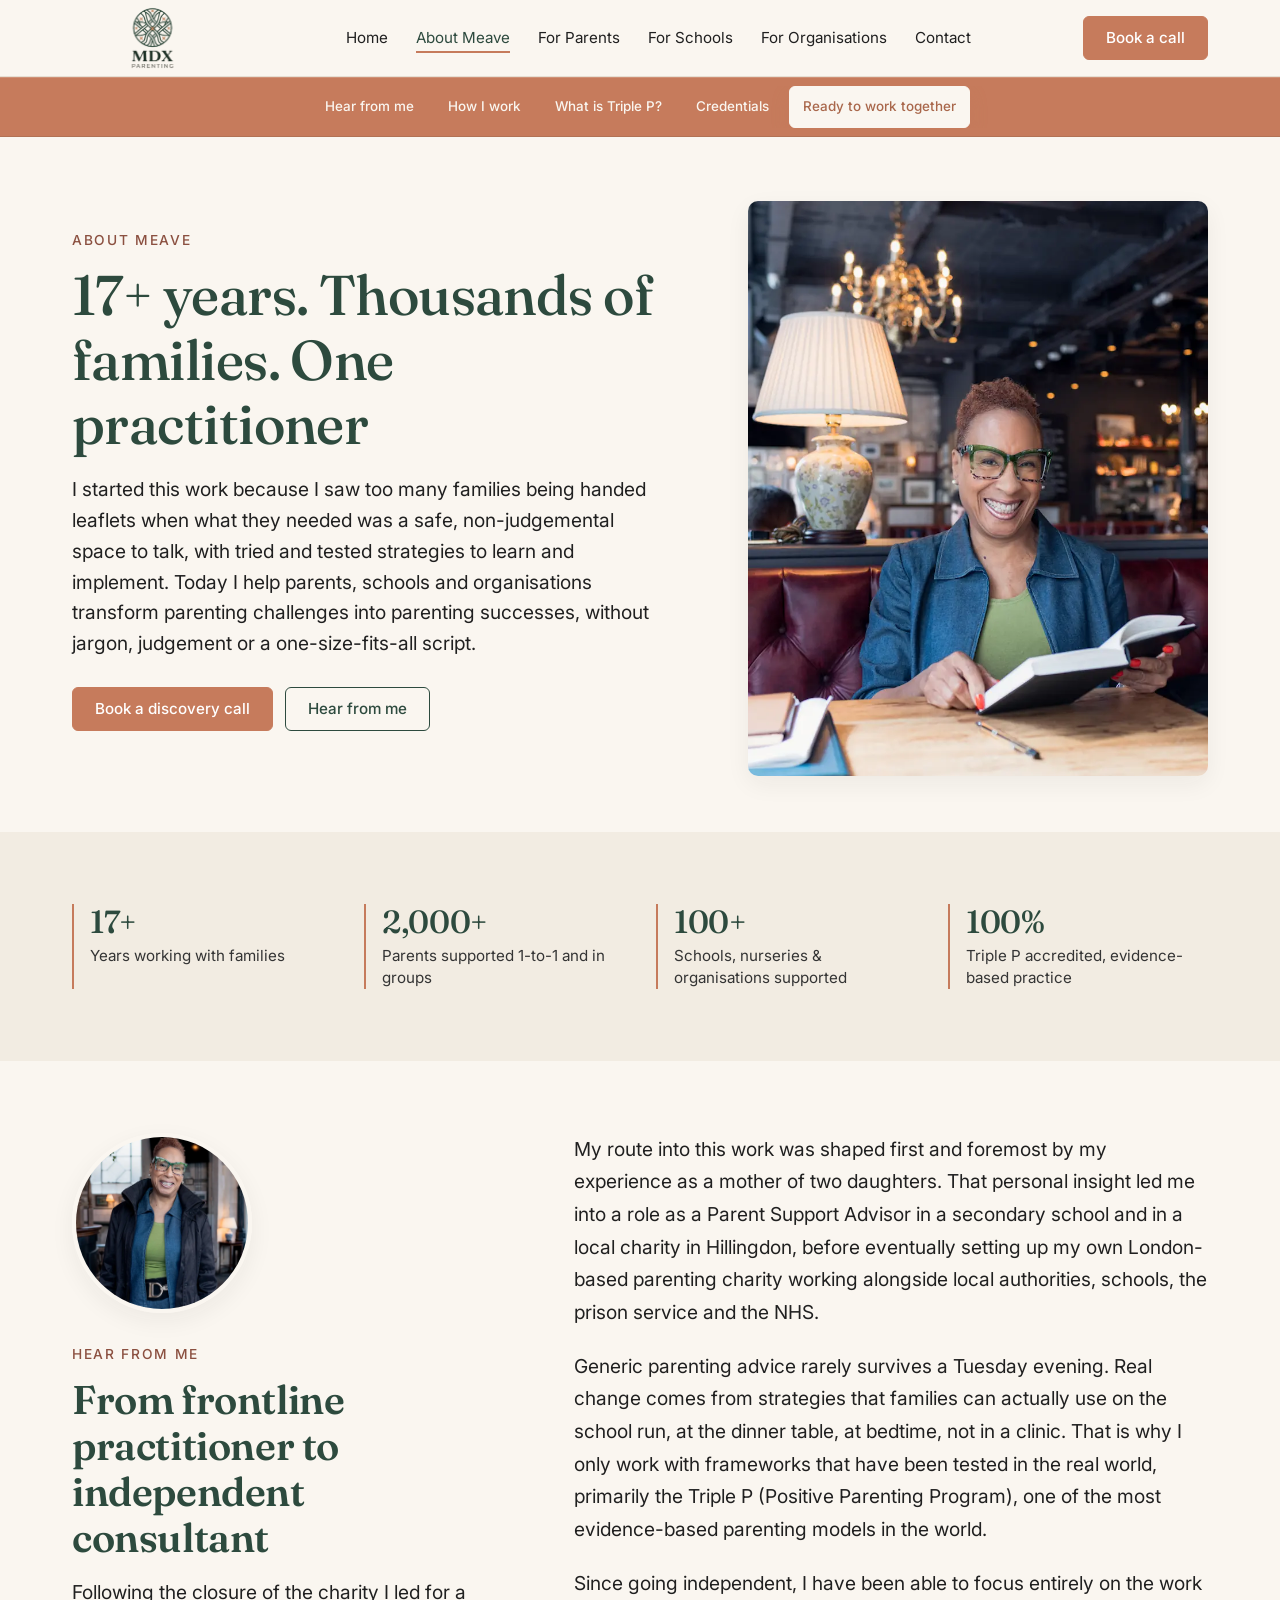
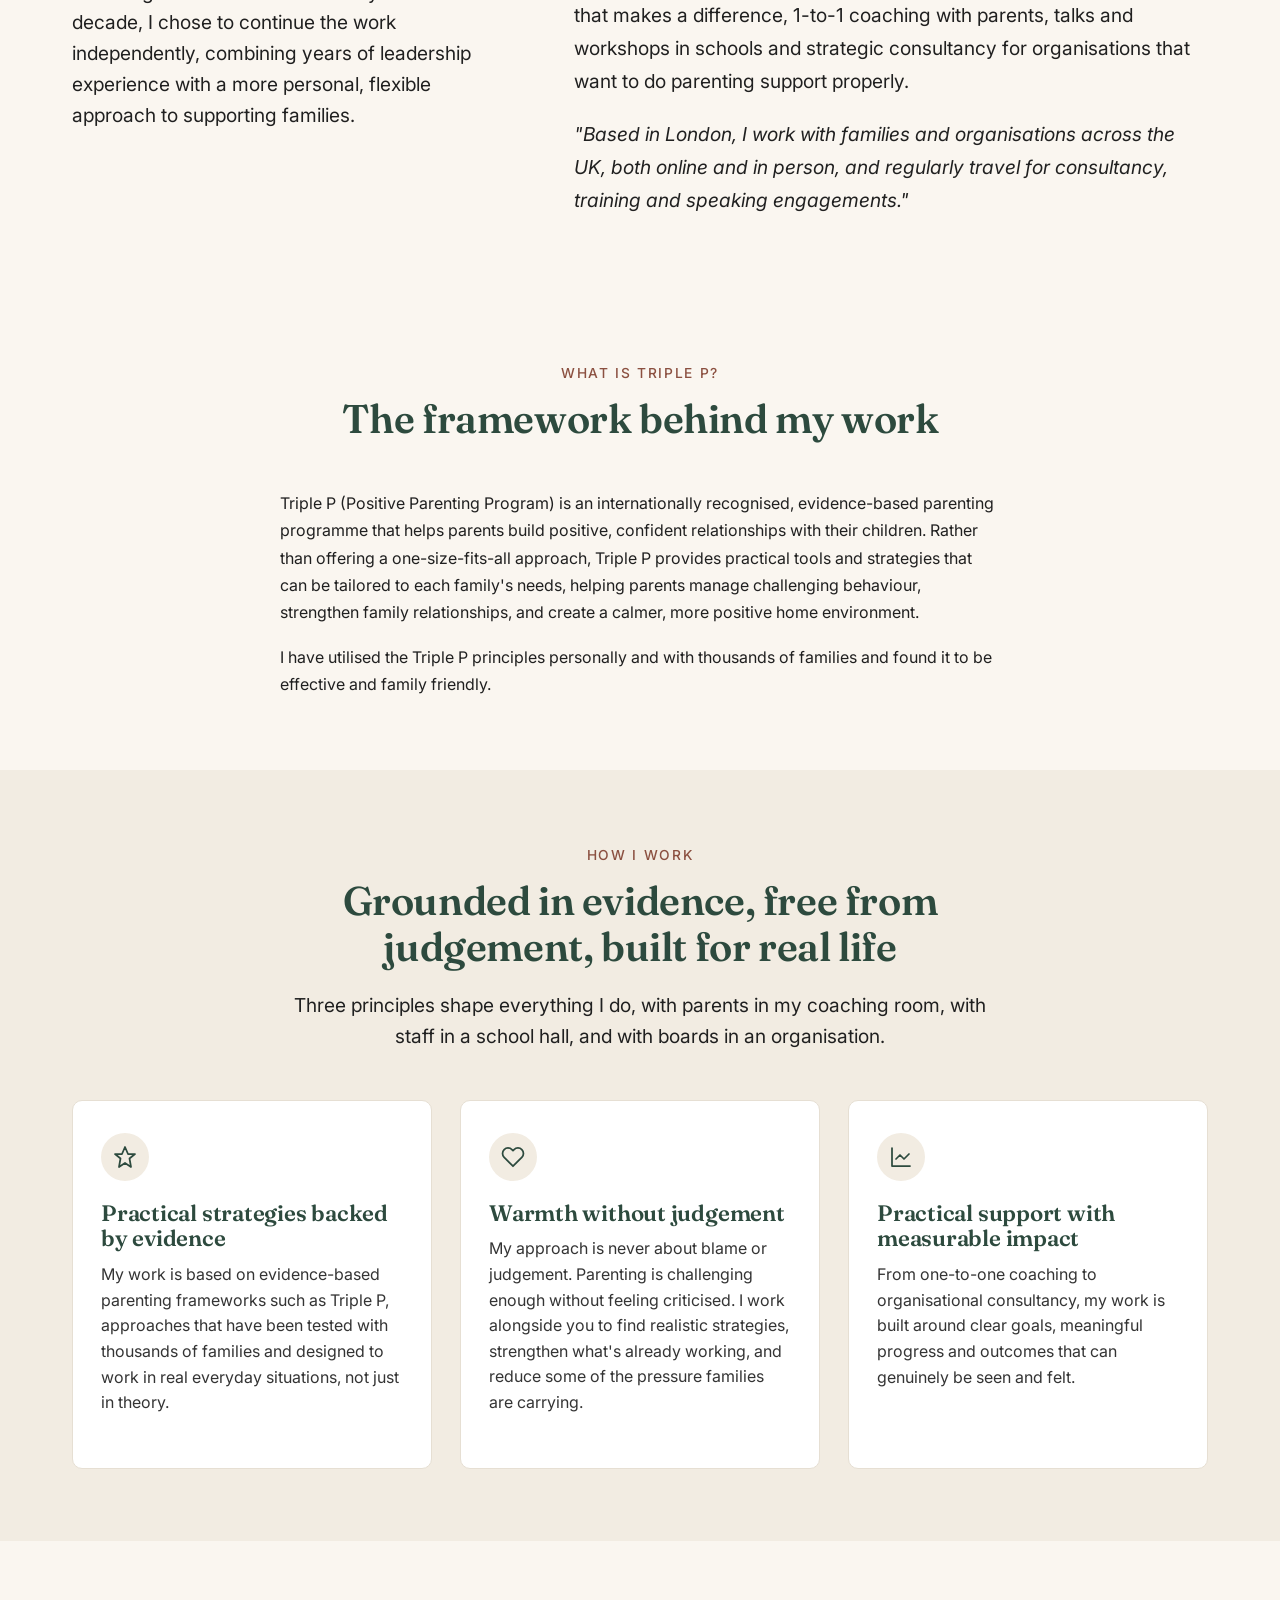
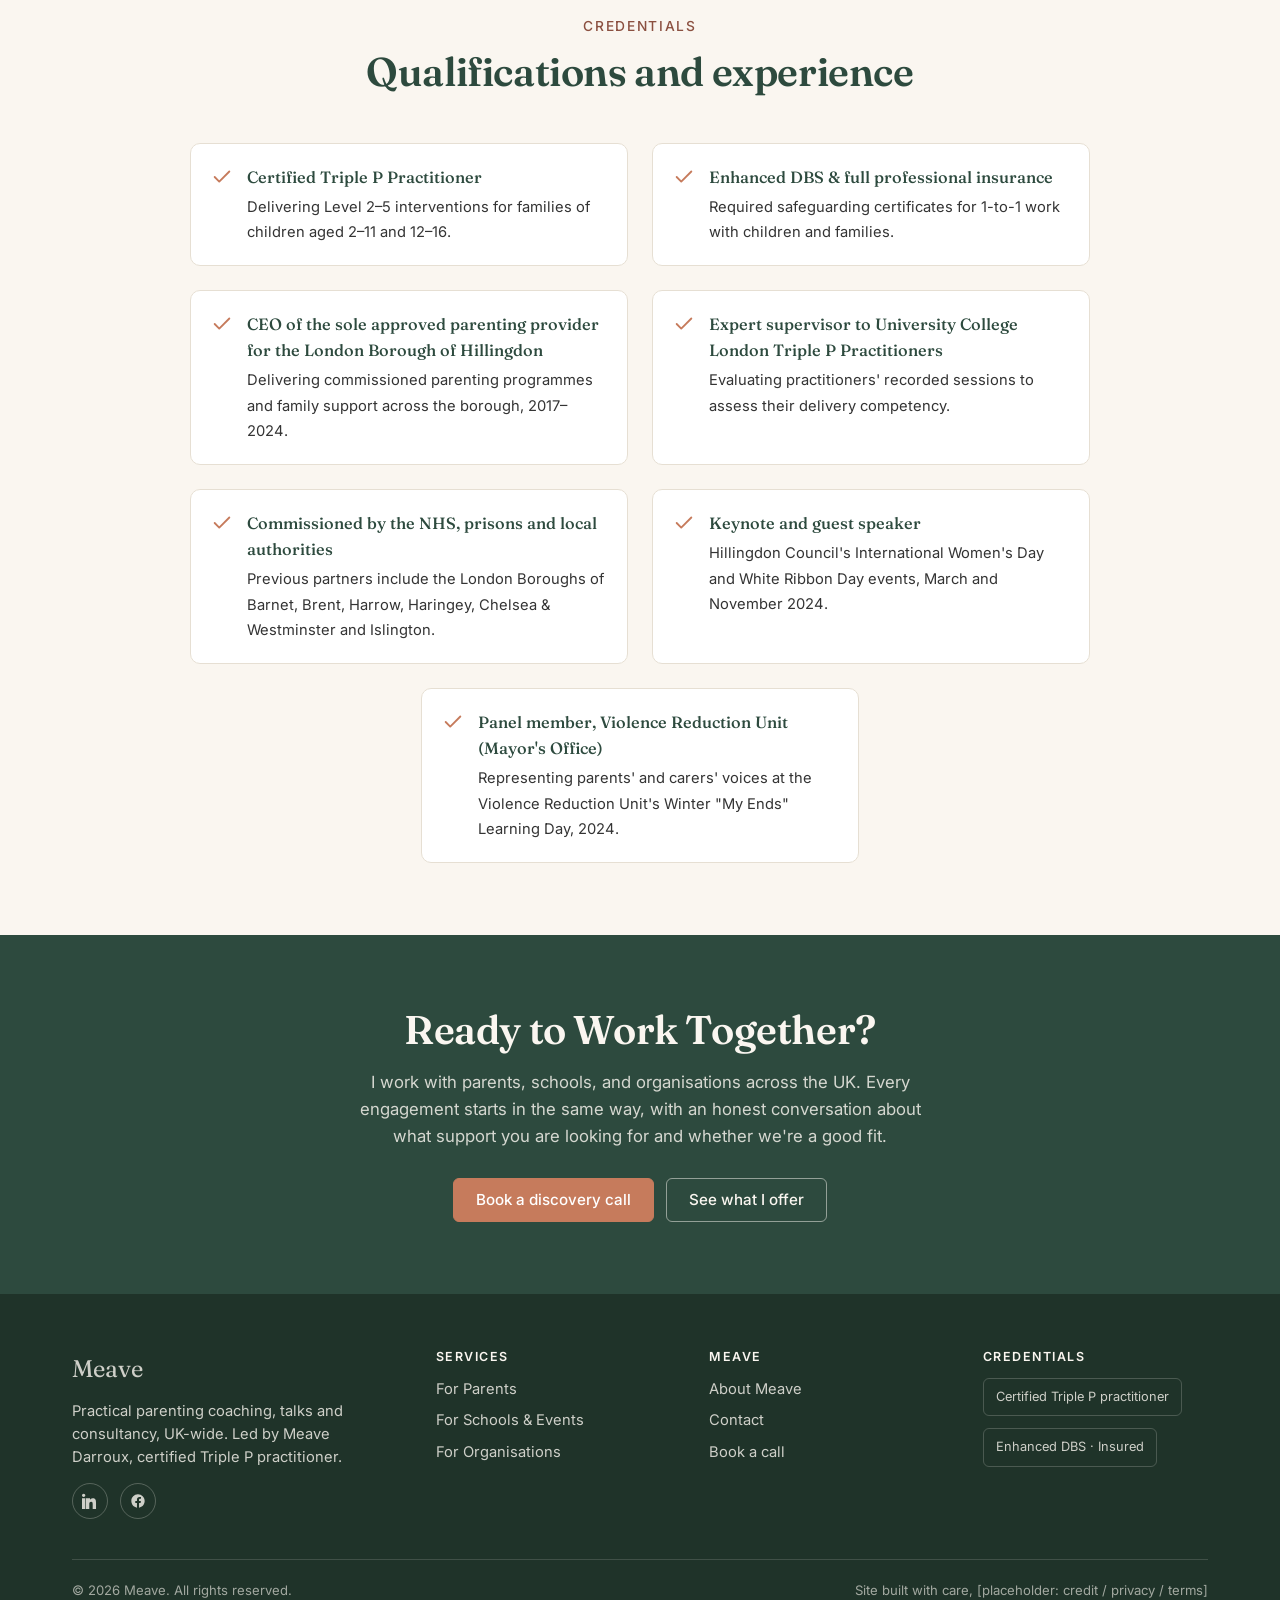
<file: about.html>
<!doctype html>
<html lang="en-GB">
<head>
  <meta charset="utf-8" />
  <meta name="viewport" content="width=device-width, initial-scale=1" />
  <title>About Meave — 17+ years of frontline family support</title>
  <meta name="description" content="Meave is a UK-based parenting expert and certified Triple P practitioner with 17+ years of experience supporting families, schools and organisations." />
  <link rel="icon" type="image/png" href="logos/logo22.png" />
  <link rel="apple-touch-icon" href="logos/logo22.png" />

  <link rel="preconnect" href="https://fonts.googleapis.com" />
  <link rel="preconnect" href="https://fonts.gstatic.com" crossorigin />
  <link href="https://fonts.googleapis.com/css2?family=Fraunces:opsz,wght@9..144,400;9..144,500;9..144,600&family=Inter:wght@400;500;600&display=swap" rel="stylesheet" />

  <link rel="stylesheet" href="css/style.css" />
</head>
<body class="page-inner">

  <header class="site-header">
    <div class="container site-header__inner">
      <a href="index.html" class="site-logo" aria-label="Meave — home">
        <img src="logos/logo22.png" alt="Meave Darroux" />
      </a>

      <nav class="site-nav" aria-label="Primary">
        <ul class="site-nav__list">
          <li><a class="site-nav__link" href="index.html">Home</a></li>
          <li class="site-nav__item--has-menu">
            <a class="site-nav__link" href="about.html" aria-current="page">About Meave</a>
            <ul class="site-nav__submenu">
              <li><a href="about.html#story">Hear from me</a></li>
              <li><a href="about.html#how-i-work">How I work</a></li>
              <li><a href="about.html#what-is-triple-p">What is Triple P?</a></li>
              <li><a href="about.html#qualifications">Credentials</a></li>
              <li><a href="about.html#ready">Ready to work together</a></li>
            </ul>
          </li>
          <li class="site-nav__item--has-menu">
            <a class="site-nav__link" href="for-parents.html">For Parents</a>
            <ul class="site-nav__submenu">
              <li><a href="for-parents.html#packages">Coaching packages</a></li>
              <li><a href="for-parents.html#is-this-you">Is this you?</a></li>
              <li><a href="for-parents.html#what-support">What support looks like</a></li>
              <li><a href="for-parents.html#testimonials">What parents say</a></li>
              <li><a href="for-parents.html#faqs">FAQs</a></li>
            </ul>
          </li>
          <li class="site-nav__item--has-menu">
            <a class="site-nav__link" href="for-schools.html">For Schools</a>
            <ul class="site-nav__submenu">
              <li><a href="for-schools.html#fees">Enquire</a></li>
              <li><a href="for-schools.html#who">Who this is for</a></li>
              <li><a href="for-schools.html#programmes">Programmes</a></li>
              <li><a href="for-schools.html#why">Why it matters</a></li>
              <li><a href="for-schools.html#testimonials">Testimonials</a></li>
              <li><a href="for-schools.html#how-we-work">How we would work</a></li>
              <li><a href="for-schools.html#cta">Get in touch</a></li>
            </ul>
          </li>
          <li class="site-nav__item--has-menu">
            <a class="site-nav__link" href="for-organisations.html">For Organisations</a>
            <ul class="site-nav__submenu">
              <li><a href="for-organisations.html#who">Who I work with</a></li>
              <li><a href="for-organisations.html#for-employers">For Employers</a></li>
              <li><a href="for-organisations.html#models">Engagement models</a></li>
              <li><a href="for-organisations.html#voices">Voices</a></li>
            </ul>
          </li>
          <li><a class="site-nav__link" href="contact.html">Contact</a></li>
        </ul>
      </nav>

      <a href="contact.html" class="btn btn-accent site-header__cta">Book a call</a>

      <button type="button" class="nav-toggle" aria-label="Open navigation" aria-expanded="false" aria-controls="mobile-nav">
        <svg class="nav-toggle__open" width="22" height="22" viewBox="0 0 24 24" fill="none" stroke="currentColor" stroke-width="1.75" stroke-linecap="round" aria-hidden="true">
          <line x1="4" y1="7" x2="20" y2="7" />
          <line x1="4" y1="12" x2="20" y2="12" />
          <line x1="4" y1="17" x2="20" y2="17" />
        </svg>
        <svg class="nav-toggle__close" width="22" height="22" viewBox="0 0 24 24" fill="none" stroke="currentColor" stroke-width="1.75" stroke-linecap="round" aria-hidden="true">
          <line x1="6" y1="6" x2="18" y2="18" />
          <line x1="18" y1="6" x2="6" y2="18" />
        </svg>
      </button>
    </div>

  </header>

  <div class="mobile-nav" id="mobile-nav">
    <ul class="mobile-nav__list">
      <li><a class="mobile-nav__link" href="index.html">Home</a></li>
      <li class="mobile-nav__item--has-menu">
        <a class="mobile-nav__link" href="about.html" aria-current="page">About Meave</a>
        <ul class="mobile-nav__submenu">
          <li><a class="mobile-nav__sublink" href="about.html#story">Hear from me</a></li>
          <li><a class="mobile-nav__sublink" href="about.html#how-i-work">How I work</a></li>
          <li><a class="mobile-nav__sublink" href="about.html#what-is-triple-p">What is Triple P?</a></li>
          <li><a class="mobile-nav__sublink" href="about.html#qualifications">Credentials</a></li>
          <li><a class="mobile-nav__sublink" href="about.html#ready">Ready to work together</a></li>
        </ul>
      </li>
      <li class="mobile-nav__item--has-menu">
        <a class="mobile-nav__link" href="for-parents.html">For Parents</a>
        <ul class="mobile-nav__submenu">
          <li><a class="mobile-nav__sublink" href="for-parents.html#packages">Coaching packages</a></li>
          <li><a class="mobile-nav__sublink" href="for-parents.html#is-this-you">Is this you?</a></li>
          <li><a class="mobile-nav__sublink" href="for-parents.html#what-support">What support looks like</a></li>
          <li><a class="mobile-nav__sublink" href="for-parents.html#testimonials">What parents say</a></li>
          <li><a class="mobile-nav__sublink" href="for-parents.html#faqs">FAQs</a></li>
        </ul>
      </li>
      <li class="mobile-nav__item--has-menu">
        <a class="mobile-nav__link" href="for-schools.html">For Schools &amp; Events</a>
        <ul class="mobile-nav__submenu">
          <li><a class="mobile-nav__sublink" href="for-schools.html#fees">Enquire</a></li>
          <li><a class="mobile-nav__sublink" href="for-schools.html#who">Who this is for</a></li>
          <li><a class="mobile-nav__sublink" href="for-schools.html#programmes">Programmes</a></li>
          <li><a class="mobile-nav__sublink" href="for-schools.html#why">Why it matters</a></li>
          <li><a class="mobile-nav__sublink" href="for-schools.html#testimonials">Testimonials</a></li>
          <li><a class="mobile-nav__sublink" href="for-schools.html#how-we-work">How we would work</a></li>
          <li><a class="mobile-nav__sublink" href="for-schools.html#cta">Get in touch</a></li>
        </ul>
      </li>
      <li class="mobile-nav__item--has-menu">
        <a class="mobile-nav__link" href="for-organisations.html">For Organisations</a>
        <ul class="mobile-nav__submenu">
          <li><a class="mobile-nav__sublink" href="for-organisations.html#who">Who I work with</a></li>
          <li><a class="mobile-nav__sublink" href="for-organisations.html#for-employers">For Employers</a></li>
          <li><a class="mobile-nav__sublink" href="for-organisations.html#models">Engagement models</a></li>
          <li><a class="mobile-nav__sublink" href="for-organisations.html#voices">Voices</a></li>
        </ul>
      </li>
      <li><a class="mobile-nav__link" href="contact.html">Contact</a></li>
    </ul>
    <a href="contact.html" class="btn btn-accent mobile-nav__cta">Book a free call</a>
  </div>

  <main id="main">

    <!-- Sticky in-page section nav -->
    <nav class="page-nav-sticky page-nav-sticky--top" aria-label="Section navigation">
      <div class="container">
        <ul class="page-nav-sticky__list">
          <li><a class="page-nav-sticky__pill" href="#story">Hear from me</a></li>
          <li><a class="page-nav-sticky__pill" href="#how-i-work">How I work</a></li>
          <li><a class="page-nav-sticky__pill" href="#what-is-triple-p">What is Triple P?</a></li>
          <li><a class="page-nav-sticky__pill" href="#qualifications">Credentials</a></li>
          <li><a class="page-nav-sticky__pill" href="#ready">Ready to work together</a></li>
        </ul>
      </div>
    </nav>

    <!-- Page hero -->
    <section class="page-hero">
      <div class="container">
        <div class="page-hero__grid">
          <div class="page-hero__body">
            <span class="eyebrow">About Meave</span>
            <h1>17+ years. Thousands of families. One practitioner</h1>
            <p class="lede">I started this work because I saw too many families being handed leaflets when what they needed was a safe, non-judgemental space to talk, with tried and tested strategies to learn and implement. Today I help parents, schools and organisations transform parenting challenges into parenting successes, without jargon, judgement or a one-size-fits-all script.</p>
            <div class="page-hero__ctas">
              <a href="contact.html" class="btn btn-accent">Book a discovery call</a>
              <a href="#story" class="btn btn-ghost">Hear from me</a>
            </div>
          </div>
          <div class="page-hero__image page-hero__image--portrait">
            <picture>
              <source type="image/webp" srcset="images/MD-016520260508.webp">
              <img src="images/MD-016520260508.jpg" alt="Meave Darroux smiling at a table with an open book" loading="eager" width="800" height="1200" />
            </picture>
          </div>
        </div>
      </div>
    </section>

    <!-- Stats row -->
    <section class="section section--alt">
      <div class="container">
        <div class="stat-row">
          <div class="stat">
            <span class="stat__num">17+</span>
            <span class="stat__label">Years working with families</span>
          </div>
          <div class="stat">
            <span class="stat__num">2,000+</span>
            <span class="stat__label">Parents supported 1-to-1 and in groups</span>
          </div>
          <div class="stat">
            <span class="stat__num">100+</span>
            <span class="stat__label">Schools, nurseries &amp; organisations supported</span>
          </div>
          <div class="stat">
            <span class="stat__num">100%</span>
            <span class="stat__label">Triple P accredited, evidence-based practice</span>
          </div>
        </div>
      </div>
    </section>

    <!-- Story / prose -->
    <section class="section" id="story">
      <div class="container">
        <div class="prose-split">
          <aside class="prose-split__aside">
            <div class="bio-portrait">
              <picture>
                <source type="image/webp" srcset="images/MD-018120260508.webp">
                <img src="images/MD-018120260508.jpg" alt="Meave Darroux smiling in front of a London bar" loading="lazy" width="800" height="1200" />
              </picture>
            </div>
            <span class="eyebrow">Hear from me</span>
            <h2>From frontline practitioner to independent consultant</h2>
            <p class="lede">Following the closure of the charity I led for a decade, I chose to continue the work independently, combining years of leadership experience with a more personal, flexible approach to supporting families.</p>
          </aside>
          <div class="prose">
            <p>My route into this work was shaped first and foremost by my experience as a mother of two daughters. That personal insight led me into a role as a Parent Support Advisor in a secondary school and in a local charity in Hillingdon, before eventually setting up my own London-based parenting charity working alongside local authorities, schools, the prison service and the NHS.</p>
            <p>Generic parenting advice rarely survives a Tuesday evening. Real change comes from strategies that families can actually use on the school run, at the dinner table, at bedtime, not in a clinic. That is why I only work with frameworks that have been tested in the real world, primarily the Triple P (Positive Parenting Program), one of the most evidence-based parenting models in the world.</p>
            <p>Since going independent, I have been able to focus entirely on the work that makes a difference, 1-to-1 coaching with parents, talks and workshops in schools and strategic consultancy for organisations that want to do parenting support properly.</p>
            <p><em>"Based in London, I work with families and organisations across the UK, both online and in person, and regularly travel for consultancy, training and speaking engagements."</em></p>
          </div>
        </div>
      </div>
    </section>

    <!-- What is Triple P? -->
    <section id="what-is-triple-p" class="section">
      <div class="container">
        <div class="section__head">
          <span class="eyebrow">What is Triple P?</span>
          <h2>The framework behind my work</h2>
        </div>
        <div class="prose" style="max-width:720px;margin:0 auto;">
          <p>Triple P (Positive Parenting Program) is an internationally recognised, evidence-based parenting programme that helps parents build positive, confident relationships with their children. Rather than offering a one-size-fits-all approach, Triple P provides practical tools and strategies that can be tailored to each family's needs, helping parents manage challenging behaviour, strengthen family relationships, and create a calmer, more positive home environment.</p>
          <p>I have utilised the Triple P principles personally and with thousands of families and found it to be effective and family friendly.</p>
        </div>
      </div>
    </section>

    <!-- Credentials / approach -->
    <section id="how-i-work" class="section section--alt">
      <div class="container">
        <div class="section__head">
          <span class="eyebrow">How I work</span>
          <h2>Grounded in evidence, free from judgement, built for real life</h2>
          <p class="lede">Three principles shape everything I do, with parents in my coaching room, with staff in a school hall, and with boards in an organisation.</p>
        </div>

        <div class="principles-carousel" data-principles-carousel>
          <div class="card-grid principles-carousel__track">
            <article class="card">
              <div class="card__icon" aria-hidden="true">
                <svg width="24" height="24" viewBox="0 0 24 24" fill="none" stroke="currentColor" stroke-width="1.75" stroke-linecap="round" stroke-linejoin="round"><path d="M12 2l3 7h7l-5.5 4.5L18 22l-6-4-6 4 1.5-8.5L2 9h7z"/></svg>
              </div>
              <h3 class="card__title">Practical strategies backed by evidence</h3>
              <p class="card__body">My work is based on evidence-based parenting frameworks such as Triple P, approaches that have been tested with thousands of families and designed to work in real everyday situations, not just in theory.</p>
            </article>

            <article class="card">
              <div class="card__icon" aria-hidden="true">
                <svg width="24" height="24" viewBox="0 0 24 24" fill="none" stroke="currentColor" stroke-width="1.75" stroke-linecap="round" stroke-linejoin="round"><path d="M20.84 4.61a5.5 5.5 0 0 0-7.78 0L12 5.67l-1.06-1.06a5.5 5.5 0 0 0-7.78 7.78l1.06 1.06L12 21.23l7.78-7.78 1.06-1.06a5.5 5.5 0 0 0 0-7.78z"/></svg>
              </div>
              <h3 class="card__title">Warmth without judgement</h3>
              <p class="card__body">My approach is never about blame or judgement. Parenting is challenging enough without feeling criticised. I work alongside you to find realistic strategies, strengthen what's already working, and reduce some of the pressure families are carrying.</p>
            </article>

            <article class="card">
              <div class="card__icon" aria-hidden="true">
                <svg width="24" height="24" viewBox="0 0 24 24" fill="none" stroke="currentColor" stroke-width="1.75" stroke-linecap="round" stroke-linejoin="round"><path d="M3 3v18h18"/><path d="M7 14l4-4 4 4 5-5"/></svg>
              </div>
              <h3 class="card__title">Practical support with measurable impact</h3>
              <p class="card__body">From one-to-one coaching to organisational consultancy, my work is built around clear goals, meaningful progress and outcomes that can genuinely be seen and felt.</p>
            </article>
          </div>

          <div class="principles-carousel__controls" aria-label="Principle navigation">
            <button type="button" class="principles-carousel__btn principles-carousel__btn--prev" aria-label="Previous principle">
              <svg width="18" height="18" viewBox="0 0 24 24" fill="none" stroke="currentColor" stroke-width="2.2" stroke-linecap="round" stroke-linejoin="round" aria-hidden="true"><path d="M15 18l-6-6 6-6"/></svg>
            </button>
            <div class="principles-carousel__dots" role="tablist">
              <button type="button" class="principles-carousel__dot is-active" aria-label="Go to principle 1"></button>
              <button type="button" class="principles-carousel__dot" aria-label="Go to principle 2"></button>
              <button type="button" class="principles-carousel__dot" aria-label="Go to principle 3"></button>
            </div>
            <button type="button" class="principles-carousel__btn principles-carousel__btn--next" aria-label="Next principle">
              <svg width="18" height="18" viewBox="0 0 24 24" fill="none" stroke="currentColor" stroke-width="2.2" stroke-linecap="round" stroke-linejoin="round" aria-hidden="true"><path d="M9 6l6 6-6 6"/></svg>
            </button>
          </div>
        </div>
      </div>
    </section>

    <!-- Credentials list -->
    <section id="qualifications" class="section">
      <div class="container">
        <div class="section__head">
          <span class="eyebrow">Credentials</span>
          <h2>Qualifications and experience</h2>
        </div>

        <div class="credentials-carousel" data-credentials-carousel>
          <ul class="credential-list credentials-carousel__track">
            <li>
              <svg width="22" height="22" viewBox="0 0 24 24" fill="none" stroke="currentColor" stroke-width="2" stroke-linecap="round" stroke-linejoin="round" aria-hidden="true"><polyline points="20 6 9 17 4 12"/></svg>
              <div>
                <strong>Certified Triple P Practitioner</strong>
                <span>Delivering Level 2–5 interventions for families of children aged 2–11 and 12–16.</span>
              </div>
            </li>
            <li>
              <svg width="22" height="22" viewBox="0 0 24 24" fill="none" stroke="currentColor" stroke-width="2" stroke-linecap="round" stroke-linejoin="round" aria-hidden="true"><polyline points="20 6 9 17 4 12"/></svg>
              <div>
                <strong>Enhanced DBS &amp; full professional insurance</strong>
                <span>Required safeguarding certificates for 1-to-1 work with children and families.</span>
              </div>
            </li>
            <li>
              <svg width="22" height="22" viewBox="0 0 24 24" fill="none" stroke="currentColor" stroke-width="2" stroke-linecap="round" stroke-linejoin="round" aria-hidden="true"><polyline points="20 6 9 17 4 12"/></svg>
              <div>
                <strong>CEO of the sole approved parenting provider for the London Borough of Hillingdon</strong>
                <span>Delivering commissioned parenting programmes and family support across the borough, 2017–2024.</span>
              </div>
            </li>
            <li>
              <svg width="22" height="22" viewBox="0 0 24 24" fill="none" stroke="currentColor" stroke-width="2" stroke-linecap="round" stroke-linejoin="round" aria-hidden="true"><polyline points="20 6 9 17 4 12"/></svg>
              <div>
                <strong>Expert supervisor to University College London Triple P Practitioners</strong>
                <span>Evaluating practitioners' recorded sessions to assess their delivery competency.</span>
              </div>
            </li>
            <li>
              <svg width="22" height="22" viewBox="0 0 24 24" fill="none" stroke="currentColor" stroke-width="2" stroke-linecap="round" stroke-linejoin="round" aria-hidden="true"><polyline points="20 6 9 17 4 12"/></svg>
              <div>
                <strong>Commissioned by the NHS, prisons and local authorities</strong>
                <span>Previous partners include the London Boroughs of Barnet, Brent, Harrow, Haringey, Chelsea &amp; Westminster and Islington.</span>
              </div>
            </li>
            <li>
              <svg width="22" height="22" viewBox="0 0 24 24" fill="none" stroke="currentColor" stroke-width="2" stroke-linecap="round" stroke-linejoin="round" aria-hidden="true"><polyline points="20 6 9 17 4 12"/></svg>
              <div>
                <strong>Keynote and guest speaker</strong>
                <span>Hillingdon Council's International Women's Day and White Ribbon Day events, March and November 2024.</span>
              </div>
            </li>
            <li>
              <svg width="22" height="22" viewBox="0 0 24 24" fill="none" stroke="currentColor" stroke-width="2" stroke-linecap="round" stroke-linejoin="round" aria-hidden="true"><polyline points="20 6 9 17 4 12"/></svg>
              <div>
                <strong>Panel member, Violence Reduction Unit (Mayor's Office)</strong>
                <span>Representing parents' and carers' voices at the Violence Reduction Unit's Winter "My Ends" Learning Day, 2024.</span>
              </div>
            </li>
          </ul>

          <div class="credentials-carousel__controls" aria-label="Credentials navigation">
            <button type="button" class="credentials-carousel__btn credentials-carousel__btn--prev" aria-label="Previous credential">
              <svg width="18" height="18" viewBox="0 0 24 24" fill="none" stroke="currentColor" stroke-width="2.2" stroke-linecap="round" stroke-linejoin="round" aria-hidden="true"><path d="M15 18l-6-6 6-6"/></svg>
            </button>
            <div class="credentials-carousel__dots" role="tablist">
              <button type="button" class="credentials-carousel__dot is-active" aria-label="Go to credential 1"></button>
              <button type="button" class="credentials-carousel__dot" aria-label="Go to credential 2"></button>
              <button type="button" class="credentials-carousel__dot" aria-label="Go to credential 3"></button>
              <button type="button" class="credentials-carousel__dot" aria-label="Go to credential 4"></button>
              <button type="button" class="credentials-carousel__dot" aria-label="Go to credential 5"></button>
              <button type="button" class="credentials-carousel__dot" aria-label="Go to credential 6"></button>
              <button type="button" class="credentials-carousel__dot" aria-label="Go to credential 7"></button>
            </div>
            <button type="button" class="credentials-carousel__btn credentials-carousel__btn--next" aria-label="Next credential">
              <svg width="18" height="18" viewBox="0 0 24 24" fill="none" stroke="currentColor" stroke-width="2.2" stroke-linecap="round" stroke-linejoin="round" aria-hidden="true"><path d="M9 6l6 6-6 6"/></svg>
            </button>
          </div>
        </div>
      </div>
    </section>

    <!-- Final CTA -->
    <section id="ready" class="section section--dark cta-band">
      <div class="container">
        <h2>Ready to Work Together?</h2>
        <p>I work with parents, schools, and organisations across the UK. Every engagement starts in the same way, with an honest conversation about what support you are looking for and whether we're a good fit.</p>
        <div class="cta-band__actions">
          <a href="contact.html" class="btn btn-accent">Book a discovery call</a>
          <a href="for-parents.html" class="btn btn-ghost">See what I offer</a>
        </div>
      </div>
    </section>

  </main>

  <footer class="site-footer">
    <div class="container">
      <div class="site-footer__grid">

        <div>
          <a href="index.html" class="site-footer__brand">Meave</a>
          <p class="site-footer__about">Practical parenting coaching, talks and consultancy, UK-wide. Led by Meave Darroux, certified Triple P practitioner.</p>
          <div class="site-footer__socials">
            <a class="social-link" href="https://www.linkedin.com/in/meavedarroux/" aria-label="LinkedIn" target="_blank" rel="noopener">
              <svg width="16" height="16" viewBox="0 0 24 24" fill="currentColor" aria-hidden="true"><path d="M4.98 3.5C4.98 4.88 3.87 6 2.5 6S0 4.88 0 3.5 1.12 1 2.5 1s2.48 1.12 2.48 2.5zM0 24h5V8H0v16zM7.98 8H12v2.18h.06c.56-1.06 1.93-2.18 3.97-2.18 4.25 0 5 2.8 5 6.44V24h-5v-7.1c0-1.7-.03-3.88-2.36-3.88-2.36 0-2.72 1.85-2.72 3.76V24h-5V8z"/></svg>
            </a>
            <a class="social-link" href="https://www.facebook.com/meave.darroux?locale=en_GB" aria-label="Facebook" target="_blank" rel="noopener">
              <svg width="16" height="16" viewBox="0 0 24 24" fill="currentColor" aria-hidden="true"><path d="M22 12.06C22 6.48 17.52 2 11.94 2S2 6.48 2 12.06c0 5.02 3.66 9.18 8.44 9.94v-7.03H7.9v-2.91h2.54V9.85c0-2.51 1.49-3.9 3.78-3.9 1.1 0 2.24.2 2.24.2v2.46h-1.26c-1.24 0-1.63.77-1.63 1.56v1.88h2.77l-.44 2.91h-2.33V22c4.78-.76 8.43-4.92 8.43-9.94z"/></svg>
            </a>
          </div>
        </div>

        <div>
          <h4 class="site-footer__title">Services</h4>
          <ul class="site-footer__list">
            <li><a href="for-parents.html">For Parents</a></li>
            <li><a href="for-schools.html">For Schools &amp; Events</a></li>
            <li><a href="for-organisations.html">For Organisations</a></li>
          </ul>
        </div>

        <div>
          <h4 class="site-footer__title">Meave</h4>
          <ul class="site-footer__list">
            <li><a href="about.html">About Meave</a></li>
            <li><a href="contact.html">Contact</a></li>
            <li><a href="contact.html">Book a call</a></li>
          </ul>
        </div>

        <div>
          <h4 class="site-footer__title">Credentials</h4>
          <div class="site-footer__credentials">
            <span class="credential-badge">Certified Triple P practitioner</span>
            <span class="credential-badge">Enhanced DBS &middot; Insured</span>
          </div>
        </div>

      </div>

      <div class="site-footer__bottom">
        <span>&copy; <span data-year>2026</span> Meave. All rights reserved.</span>
        <span>Site built with care, [placeholder: credit / privacy / terms]</span>
      </div>
    </div>
  </footer>

  <div class="sticky-cta" aria-hidden="false">
    <a href="contact.html" class="btn btn-accent">Book a free call</a>
  </div>

  <script src="js/script.js" defer></script>
</body>
</html>
</file>
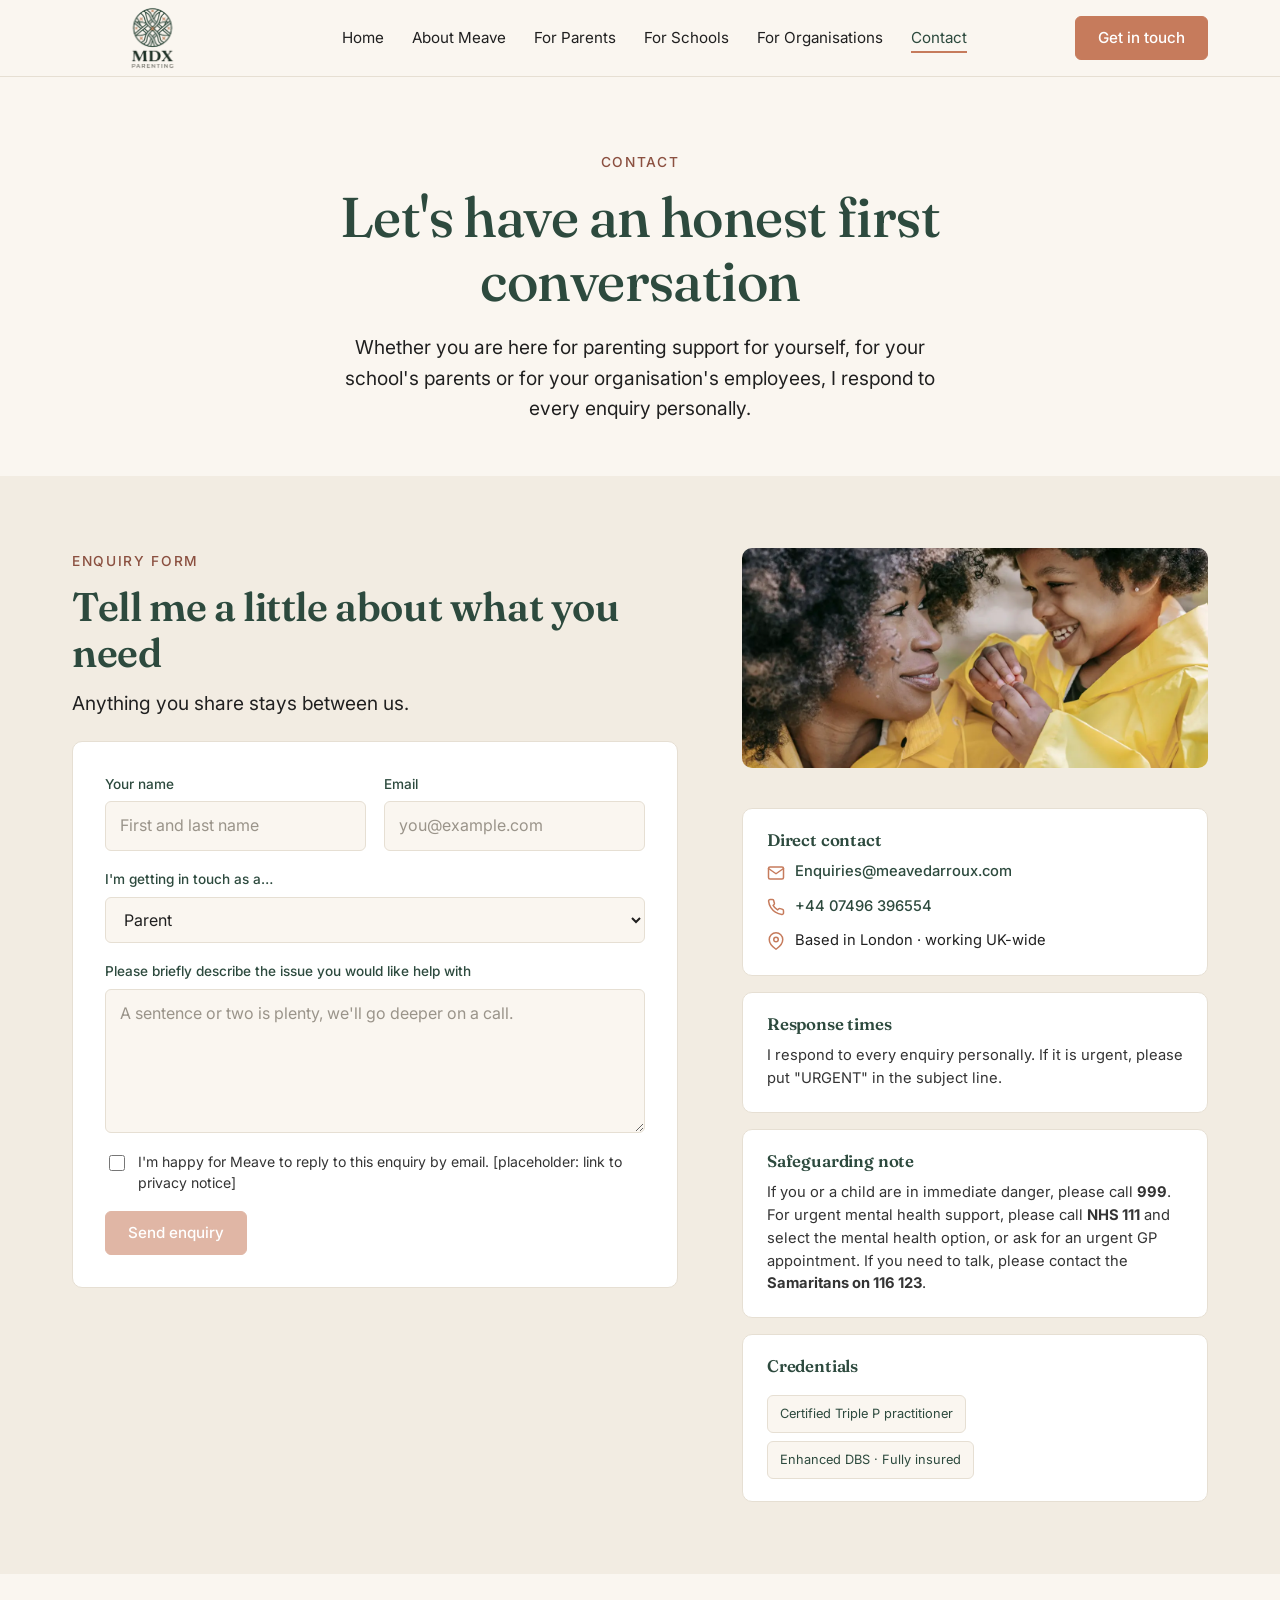
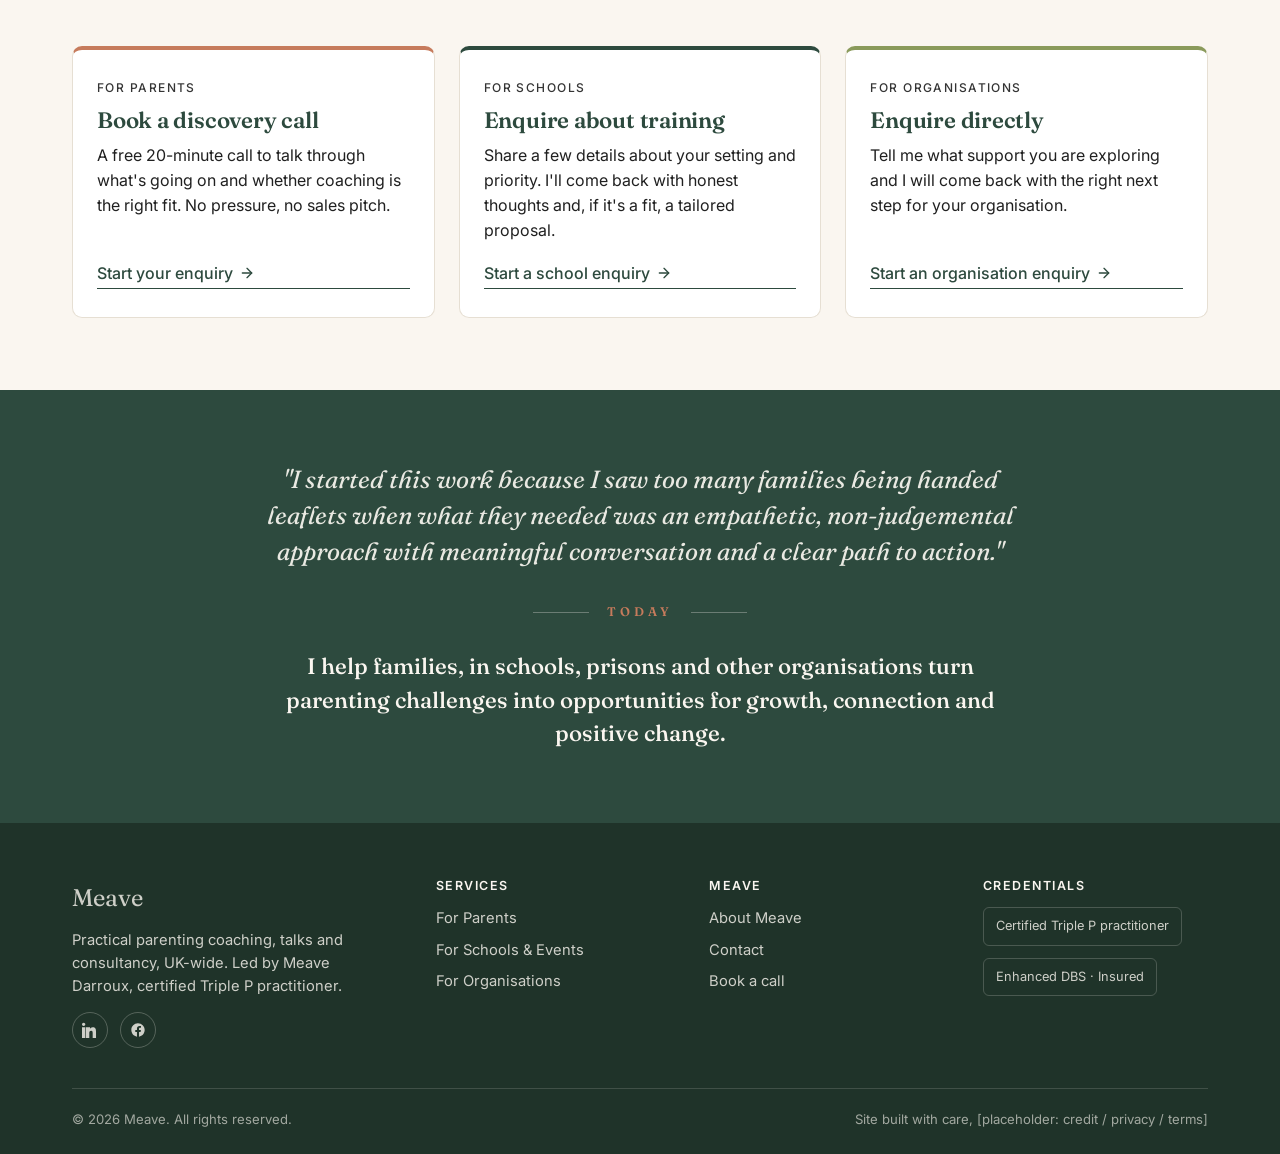
<file: contact.html>
<!doctype html>
<html lang="en-GB">
<head>
  <meta charset="utf-8" />
  <meta name="viewport" content="width=device-width, initial-scale=1" />
  <title>Contact Meave — Book a call, enquire, or download a prospectus</title>
  <meta name="description" content="Get in touch with Meave — parenting coaching for parents, training for schools, and strategic consultancy for organisations across the UK." />
  <link rel="icon" type="image/png" href="logos/logo22.png" />
  <link rel="apple-touch-icon" href="logos/logo22.png" />

  <link rel="preconnect" href="https://fonts.googleapis.com" />
  <link rel="preconnect" href="https://fonts.gstatic.com" crossorigin />
  <link href="https://fonts.googleapis.com/css2?family=Fraunces:opsz,wght@9..144,400;9..144,500;9..144,600&family=Inter:wght@400;500;600&display=swap" rel="stylesheet" />

  <link rel="stylesheet" href="css/style.css" />
</head>
<body class="page-inner">

  <header class="site-header">
    <div class="container site-header__inner">
      <a href="index.html" class="site-logo" aria-label="Meave — home">
        <img src="logos/logo22.png" alt="Meave Darroux" />
      </a>

      <nav class="site-nav" aria-label="Primary">
        <ul class="site-nav__list">
          <li><a class="site-nav__link" href="index.html">Home</a></li>
          <li class="site-nav__item--has-menu">
            <a class="site-nav__link" href="about.html">About Meave</a>
            <ul class="site-nav__submenu">
              <li><a href="about.html#story">Hear from me</a></li>
              <li><a href="about.html#how-i-work">How I work</a></li>
              <li><a href="about.html#what-is-triple-p">What is Triple P?</a></li>
              <li><a href="about.html#qualifications">Credentials</a></li>
              <li><a href="about.html#ready">Ready to work together</a></li>
            </ul>
          </li>
          <li class="site-nav__item--has-menu">
            <a class="site-nav__link" href="for-parents.html">For Parents</a>
            <ul class="site-nav__submenu">
              <li><a href="for-parents.html#packages">Coaching packages</a></li>
              <li><a href="for-parents.html#is-this-you">Is this you?</a></li>
              <li><a href="for-parents.html#what-support">What support looks like</a></li>
              <li><a href="for-parents.html#testimonials">What parents say</a></li>
              <li><a href="for-parents.html#faqs">FAQs</a></li>
            </ul>
          </li>
          <li class="site-nav__item--has-menu">
            <a class="site-nav__link" href="for-schools.html">For Schools</a>
            <ul class="site-nav__submenu">
              <li><a href="for-schools.html#fees">Enquire</a></li>
              <li><a href="for-schools.html#who">Who this is for</a></li>
              <li><a href="for-schools.html#programmes">Programmes</a></li>
              <li><a href="for-schools.html#why">Why it matters</a></li>
              <li><a href="for-schools.html#testimonials">Testimonials</a></li>
              <li><a href="for-schools.html#how-we-work">How we would work</a></li>
              <li><a href="for-schools.html#cta">Get in touch</a></li>
            </ul>
          </li>
          <li class="site-nav__item--has-menu">
            <a class="site-nav__link" href="for-organisations.html">For Organisations</a>
            <ul class="site-nav__submenu">
              <li><a href="for-organisations.html#who">Who I work with</a></li>
              <li><a href="for-organisations.html#for-employers">For Employers</a></li>
              <li><a href="for-organisations.html#models">Engagement models</a></li>
              <li><a href="for-organisations.html#voices">Voices</a></li>
            </ul>
          </li>
          <li><a class="site-nav__link" href="contact.html" aria-current="page">Contact</a></li>
        </ul>
      </nav>

      <a href="#contact-form" class="btn btn-accent site-header__cta">Get in touch</a>

      <button type="button" class="nav-toggle" aria-label="Open navigation" aria-expanded="false" aria-controls="mobile-nav">
        <svg class="nav-toggle__open" width="22" height="22" viewBox="0 0 24 24" fill="none" stroke="currentColor" stroke-width="1.75" stroke-linecap="round" aria-hidden="true">
          <line x1="4" y1="7" x2="20" y2="7" />
          <line x1="4" y1="12" x2="20" y2="12" />
          <line x1="4" y1="17" x2="20" y2="17" />
        </svg>
        <svg class="nav-toggle__close" width="22" height="22" viewBox="0 0 24 24" fill="none" stroke="currentColor" stroke-width="1.75" stroke-linecap="round" aria-hidden="true">
          <line x1="6" y1="6" x2="18" y2="18" />
          <line x1="18" y1="6" x2="6" y2="18" />
        </svg>
      </button>
    </div>

  </header>

  <div class="mobile-nav" id="mobile-nav">
    <ul class="mobile-nav__list">
      <li><a class="mobile-nav__link" href="index.html">Home</a></li>
      <li class="mobile-nav__item--has-menu">
        <a class="mobile-nav__link" href="about.html">About Meave</a>
        <ul class="mobile-nav__submenu">
          <li><a class="mobile-nav__sublink" href="about.html#story">Hear from me</a></li>
          <li><a class="mobile-nav__sublink" href="about.html#how-i-work">How I work</a></li>
          <li><a class="mobile-nav__sublink" href="about.html#what-is-triple-p">What is Triple P?</a></li>
          <li><a class="mobile-nav__sublink" href="about.html#qualifications">Credentials</a></li>
          <li><a class="mobile-nav__sublink" href="about.html#ready">Ready to work together</a></li>
        </ul>
      </li>
      <li class="mobile-nav__item--has-menu">
        <a class="mobile-nav__link" href="for-parents.html">For Parents</a>
        <ul class="mobile-nav__submenu">
          <li><a class="mobile-nav__sublink" href="for-parents.html#packages">Coaching packages</a></li>
          <li><a class="mobile-nav__sublink" href="for-parents.html#is-this-you">Is this you?</a></li>
          <li><a class="mobile-nav__sublink" href="for-parents.html#what-support">What support looks like</a></li>
          <li><a class="mobile-nav__sublink" href="for-parents.html#testimonials">What parents say</a></li>
          <li><a class="mobile-nav__sublink" href="for-parents.html#faqs">FAQs</a></li>
        </ul>
      </li>
      <li class="mobile-nav__item--has-menu">
        <a class="mobile-nav__link" href="for-schools.html">For Schools &amp; Events</a>
        <ul class="mobile-nav__submenu">
          <li><a class="mobile-nav__sublink" href="for-schools.html#fees">Enquire</a></li>
          <li><a class="mobile-nav__sublink" href="for-schools.html#who">Who this is for</a></li>
          <li><a class="mobile-nav__sublink" href="for-schools.html#programmes">Programmes</a></li>
          <li><a class="mobile-nav__sublink" href="for-schools.html#why">Why it matters</a></li>
          <li><a class="mobile-nav__sublink" href="for-schools.html#testimonials">Testimonials</a></li>
          <li><a class="mobile-nav__sublink" href="for-schools.html#how-we-work">How we would work</a></li>
          <li><a class="mobile-nav__sublink" href="for-schools.html#cta">Get in touch</a></li>
        </ul>
      </li>
      <li class="mobile-nav__item--has-menu">
        <a class="mobile-nav__link" href="for-organisations.html">For Organisations</a>
        <ul class="mobile-nav__submenu">
          <li><a class="mobile-nav__sublink" href="for-organisations.html#who">Who I work with</a></li>
          <li><a class="mobile-nav__sublink" href="for-organisations.html#for-employers">For Employers</a></li>
          <li><a class="mobile-nav__sublink" href="for-organisations.html#models">Engagement models</a></li>
          <li><a class="mobile-nav__sublink" href="for-organisations.html#voices">Voices</a></li>
        </ul>
      </li>
      <li><a class="mobile-nav__link" href="contact.html" aria-current="page">Contact</a></li>
    </ul>
    <a href="#contact-form" class="btn btn-accent mobile-nav__cta">Get in touch</a>
  </div>

  <main id="main">

    <!-- Page hero, tight -->
    <section class="page-hero page-hero--tight">
      <div class="container">
        <div class="page-hero__body page-hero__body--centred">
          <span class="eyebrow">Contact</span>
          <h1>Let's have an honest first conversation</h1>
          <p class="lede">Whether you are here for parenting support for yourself, for your school's parents or for your organisation's employees, I respond to every enquiry personally.</p>
        </div>
      </div>
    </section>

    <!-- Form + details -->
    <section class="section section--alt contact-form-section" id="contact-form">
      <div class="container">
        <div class="contact-layout">

          <div class="contact-layout__form">
            <span class="eyebrow">Enquiry form</span>
            <h2>Tell me a little about what you need</h2>
            <p class="lede">Anything you share stays between us.</p>

            <form class="contact-form" aria-describedby="form-disabled-note" onsubmit="return false;">
              <div class="contact-form__row">
                <label class="contact-form__field">
                  <span class="contact-form__label">Your name</span>
                  <input type="text" name="name" placeholder="First and last name" autocomplete="name" />
                </label>
                <label class="contact-form__field">
                  <span class="contact-form__label">Email</span>
                  <input type="email" name="email" placeholder="you@example.com" autocomplete="email" />
                </label>
              </div>

              <label class="contact-form__field">
                <span class="contact-form__label">I'm getting in touch as a…</span>
                <select name="audience" id="audience-select">
                  <option>Parent</option>
                  <option>School</option>
                  <option>Organisation</option>
                </select>
              </label>

              <label class="contact-form__field" id="audience-other-field" hidden>
                <span class="contact-form__label" id="audience-other-label">Name of school</span>
                <input type="text" name="audience_detail" id="audience-other-input" placeholder="Name of your school" />
              </label>

              <label class="contact-form__field">
                <span class="contact-form__label">Please briefly describe the issue you would like help with</span>
                <textarea name="message" rows="5" placeholder="A sentence or two is plenty, we'll go deeper on a call."></textarea>
              </label>

              <label class="contact-form__check">
                <input type="checkbox" name="consent" />
                <span>I'm happy for Meave to reply to this enquiry by email. [placeholder: link to privacy notice]</span>
              </label>

              <button type="submit" class="btn btn-accent contact-form__submit">Send enquiry</button>
            </form>
          </div>

          <aside class="contact-layout__aside">
            <div class="contact-layout__image">
              <picture>
                <source type="image/webp" srcset="images/contact-sidebar-closeup.webp">
                <img src="images/contact-sidebar-closeup.jpg" alt="A mother and child smiling warmly" loading="lazy" width="1200" height="800" />
              </picture>
            </div>
            <div class="contact-card">
              <h3>Direct contact</h3>
              <ul class="contact-details">
                <li>
                  <svg width="18" height="18" viewBox="0 0 24 24" fill="none" stroke="currentColor" stroke-width="2" stroke-linecap="round" stroke-linejoin="round" aria-hidden="true"><path d="M4 4h16c1.1 0 2 .9 2 2v12c0 1.1-.9 2-2 2H4c-1.1 0-2-.9-2-2V6c0-1.1.9-2 2-2z"/><polyline points="22,6 12,13 2,6"/></svg>
                  <a href="mailto:Enquiries@meavedarroux.com">Enquiries@meavedarroux.com</a>
                </li>
                <li>
                  <svg width="18" height="18" viewBox="0 0 24 24" fill="none" stroke="currentColor" stroke-width="2" stroke-linecap="round" stroke-linejoin="round" aria-hidden="true"><path d="M22 16.92v3a2 2 0 0 1-2.18 2 19.79 19.79 0 0 1-8.63-3.07 19.5 19.5 0 0 1-6-6 19.79 19.79 0 0 1-3.07-8.67A2 2 0 0 1 4.11 2h3a2 2 0 0 1 2 1.72 12.84 12.84 0 0 0 .7 2.81 2 2 0 0 1-.45 2.11L8.09 9.91a16 16 0 0 0 6 6l1.27-1.27a2 2 0 0 1 2.11-.45 12.84 12.84 0 0 0 2.81.7A2 2 0 0 1 22 16.92z"/></svg>
                  <a href="tel:+4407496396554">+44 07496 396554</a>
                </li>
                <li>
                  <svg width="18" height="18" viewBox="0 0 24 24" fill="none" stroke="currentColor" stroke-width="2" stroke-linecap="round" stroke-linejoin="round" aria-hidden="true"><path d="M21 10c0 7-9 13-9 13s-9-6-9-13a9 9 0 0 1 18 0z"/><circle cx="12" cy="10" r="3"/></svg>
                  <span>Based in London &middot; working UK-wide</span>
                </li>
              </ul>
            </div>

            <div class="contact-card">
              <h3>Response times</h3>
              <p>I respond to every enquiry personally. If it is urgent, please put "URGENT" in the subject line.</p>
            </div>

            <div class="contact-card">
              <h3>Safeguarding note</h3>
              <p>If you or a child are in immediate danger, please call <strong>999</strong>. For urgent mental health support, please call <strong>NHS 111</strong> and select the mental health option, or ask for an urgent GP appointment. If you need to talk, please contact the <strong>Samaritans on 116 123</strong>.</p>
            </div>

            <div class="contact-card contact-card--credentials">
              <h3>Credentials</h3>
              <span class="credential-badge credential-badge--light">Certified Triple P practitioner</span>
              <span class="credential-badge credential-badge--light">Enhanced DBS &middot; Fully insured</span>
            </div>
          </aside>

        </div>
      </div>
    </section>

    <!-- Contact routes -->
    <section class="section contact-routes-section">
      <div class="container">
        <div class="mcarousel" data-carousel>
        <div class="contact-grid mcarousel__track">

          <article class="contact-route">
            <span class="contact-route__tag">For Parents</span>
            <h3>Book a discovery call</h3>
            <p>A free 20-minute call to talk through what's going on and whether coaching is the right fit. No pressure, no sales pitch.</p>
            <a href="#contact-form" class="text-link">
              Start your enquiry
              <svg width="16" height="16" viewBox="0 0 24 24" fill="none" stroke="currentColor" stroke-width="2" stroke-linecap="round" stroke-linejoin="round" aria-hidden="true"><line x1="5" y1="12" x2="19" y2="12"/><polyline points="12 5 19 12 12 19"/></svg>
            </a>
          </article>

          <article class="contact-route">
            <span class="contact-route__tag">For Schools</span>
            <h3>Enquire about training</h3>
            <p>Share a few details about your setting and priority. I'll come back with honest thoughts and, if it's a fit, a tailored proposal.</p>
            <a href="#contact-form" class="text-link">
              Start a school enquiry
              <svg width="16" height="16" viewBox="0 0 24 24" fill="none" stroke="currentColor" stroke-width="2" stroke-linecap="round" stroke-linejoin="round" aria-hidden="true"><line x1="5" y1="12" x2="19" y2="12"/><polyline points="12 5 19 12 12 19"/></svg>
            </a>
          </article>

          <article class="contact-route">
            <span class="contact-route__tag">For Organisations</span>
            <h3>Enquire directly</h3>
            <p>Tell me what support you are exploring and I will come back with the right next step for your organisation.</p>
            <a href="#contact-form" class="text-link">
              Start an organisation enquiry
              <svg width="16" height="16" viewBox="0 0 24 24" fill="none" stroke="currentColor" stroke-width="2" stroke-linecap="round" stroke-linejoin="round" aria-hidden="true"><line x1="5" y1="12" x2="19" y2="12"/><polyline points="12 5 19 12 12 19"/></svg>
            </a>
          </article>

        </div>
        </div>
      </div>
    </section>

    <!-- Closing brand statement -->
    <section class="section section--dark closing-brand">
      <div class="container">
        <div class="closing-brand__inner">
          <p class="closing-brand__lede">"I started this work because I saw too many families being handed leaflets when what they needed was an empathetic, non-judgemental approach with meaningful conversation and a clear path to action."</p>
          <span class="closing-brand__divider" aria-hidden="true">Today</span>
          <p class="closing-brand__statement">I help families, in schools, prisons and other organisations turn parenting challenges into opportunities for growth, connection and positive change.</p>
        </div>
      </div>
    </section>

  </main>

  <footer class="site-footer">
    <div class="container">
      <div class="site-footer__grid">

        <div>
          <a href="index.html" class="site-footer__brand">Meave</a>
          <p class="site-footer__about">Practical parenting coaching, talks and consultancy, UK-wide. Led by Meave Darroux, certified Triple P practitioner.</p>
          <div class="site-footer__socials">
            <a class="social-link" href="https://www.linkedin.com/in/meavedarroux/" aria-label="LinkedIn" target="_blank" rel="noopener">
              <svg width="16" height="16" viewBox="0 0 24 24" fill="currentColor" aria-hidden="true"><path d="M4.98 3.5C4.98 4.88 3.87 6 2.5 6S0 4.88 0 3.5 1.12 1 2.5 1s2.48 1.12 2.48 2.5zM0 24h5V8H0v16zM7.98 8H12v2.18h.06c.56-1.06 1.93-2.18 3.97-2.18 4.25 0 5 2.8 5 6.44V24h-5v-7.1c0-1.7-.03-3.88-2.36-3.88-2.36 0-2.72 1.85-2.72 3.76V24h-5V8z"/></svg>
            </a>
            <a class="social-link" href="https://www.facebook.com/meave.darroux?locale=en_GB" aria-label="Facebook" target="_blank" rel="noopener">
              <svg width="16" height="16" viewBox="0 0 24 24" fill="currentColor" aria-hidden="true"><path d="M22 12.06C22 6.48 17.52 2 11.94 2S2 6.48 2 12.06c0 5.02 3.66 9.18 8.44 9.94v-7.03H7.9v-2.91h2.54V9.85c0-2.51 1.49-3.9 3.78-3.9 1.1 0 2.24.2 2.24.2v2.46h-1.26c-1.24 0-1.63.77-1.63 1.56v1.88h2.77l-.44 2.91h-2.33V22c4.78-.76 8.43-4.92 8.43-9.94z"/></svg>
            </a>
          </div>
        </div>

        <div>
          <h4 class="site-footer__title">Services</h4>
          <ul class="site-footer__list">
            <li><a href="for-parents.html">For Parents</a></li>
            <li><a href="for-schools.html">For Schools &amp; Events</a></li>
            <li><a href="for-organisations.html">For Organisations</a></li>
          </ul>
        </div>

        <div>
          <h4 class="site-footer__title">Meave</h4>
          <ul class="site-footer__list">
            <li><a href="about.html">About Meave</a></li>
            <li><a href="contact.html">Contact</a></li>
            <li><a href="contact.html">Book a call</a></li>
          </ul>
        </div>

        <div>
          <h4 class="site-footer__title">Credentials</h4>
          <div class="site-footer__credentials">
            <span class="credential-badge">Certified Triple P practitioner</span>
            <span class="credential-badge">Enhanced DBS &middot; Insured</span>
          </div>
        </div>

      </div>

      <div class="site-footer__bottom">
        <span>&copy; <span data-year>2026</span> Meave. All rights reserved.</span>
        <span>Site built with care, [placeholder: credit / privacy / terms]</span>
      </div>
    </div>
  </footer>

  <script src="js/script.js" defer></script>
</body>
</html>
</file>
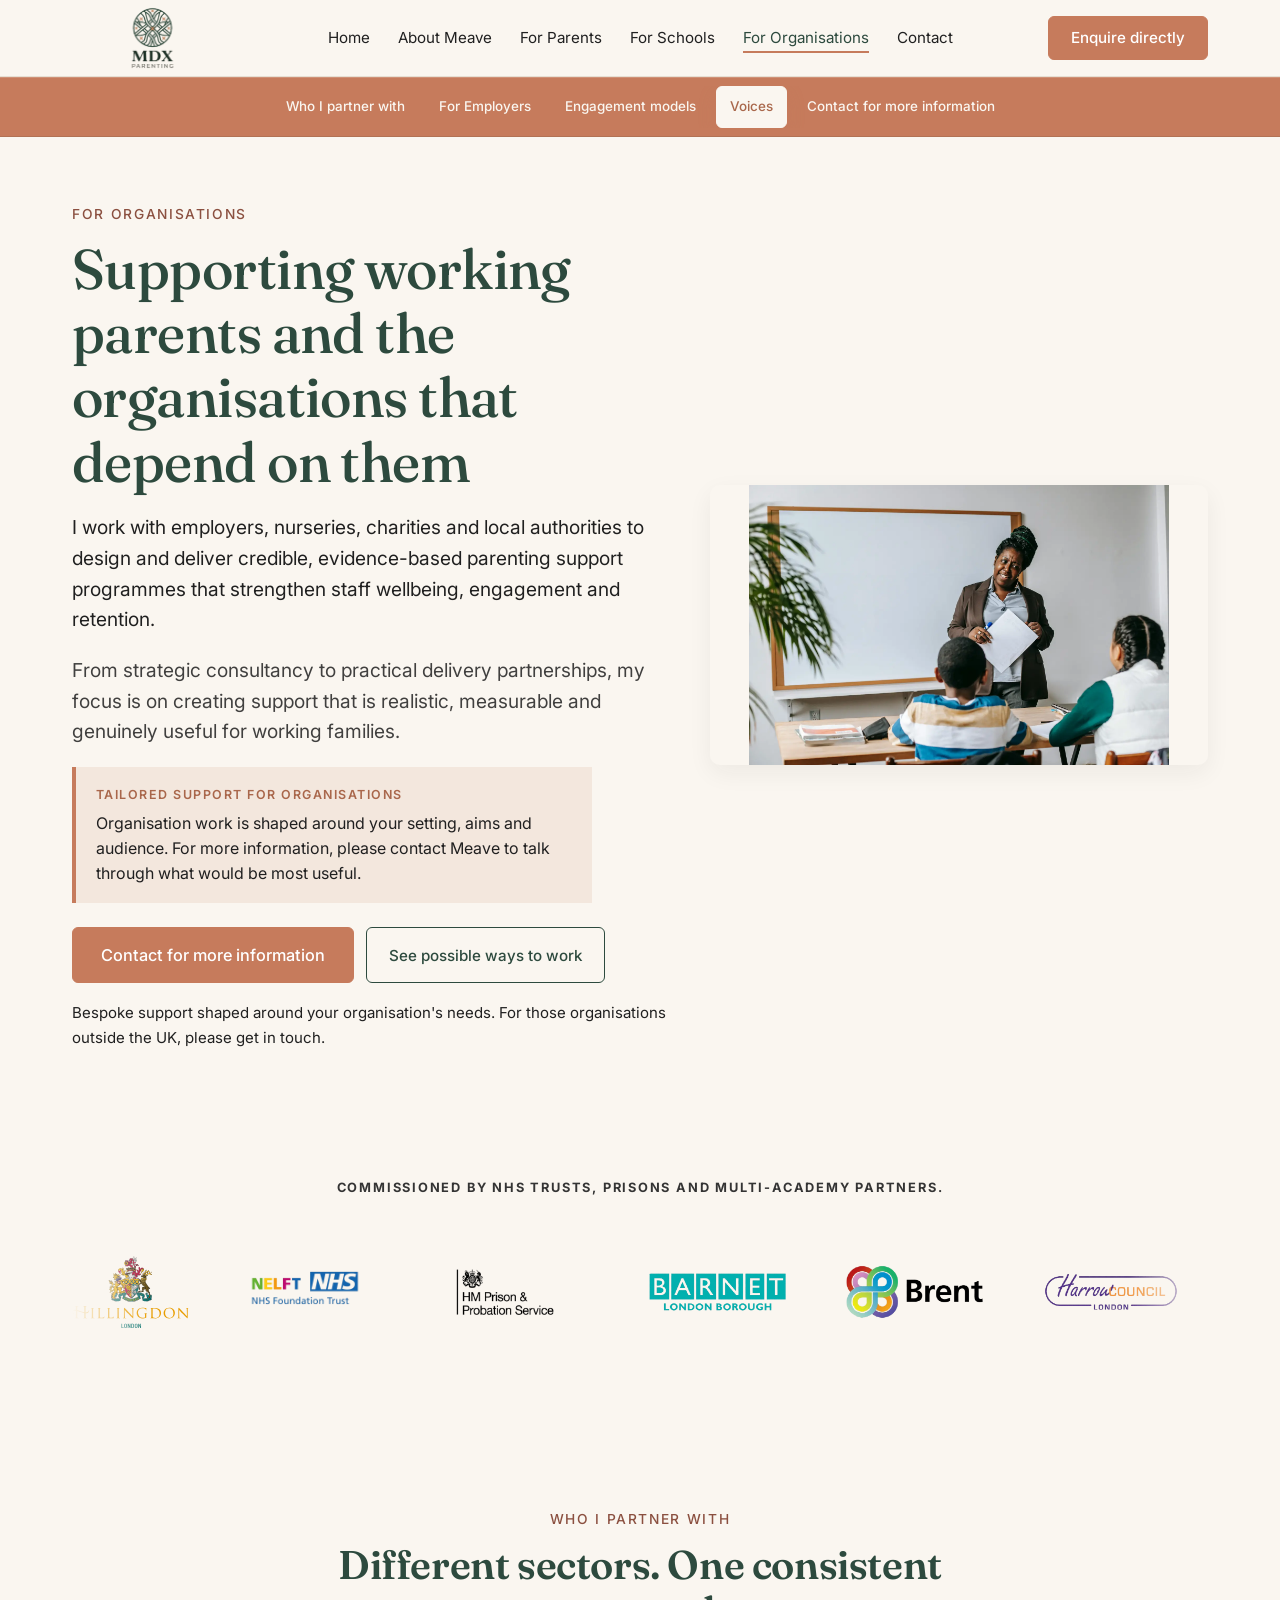
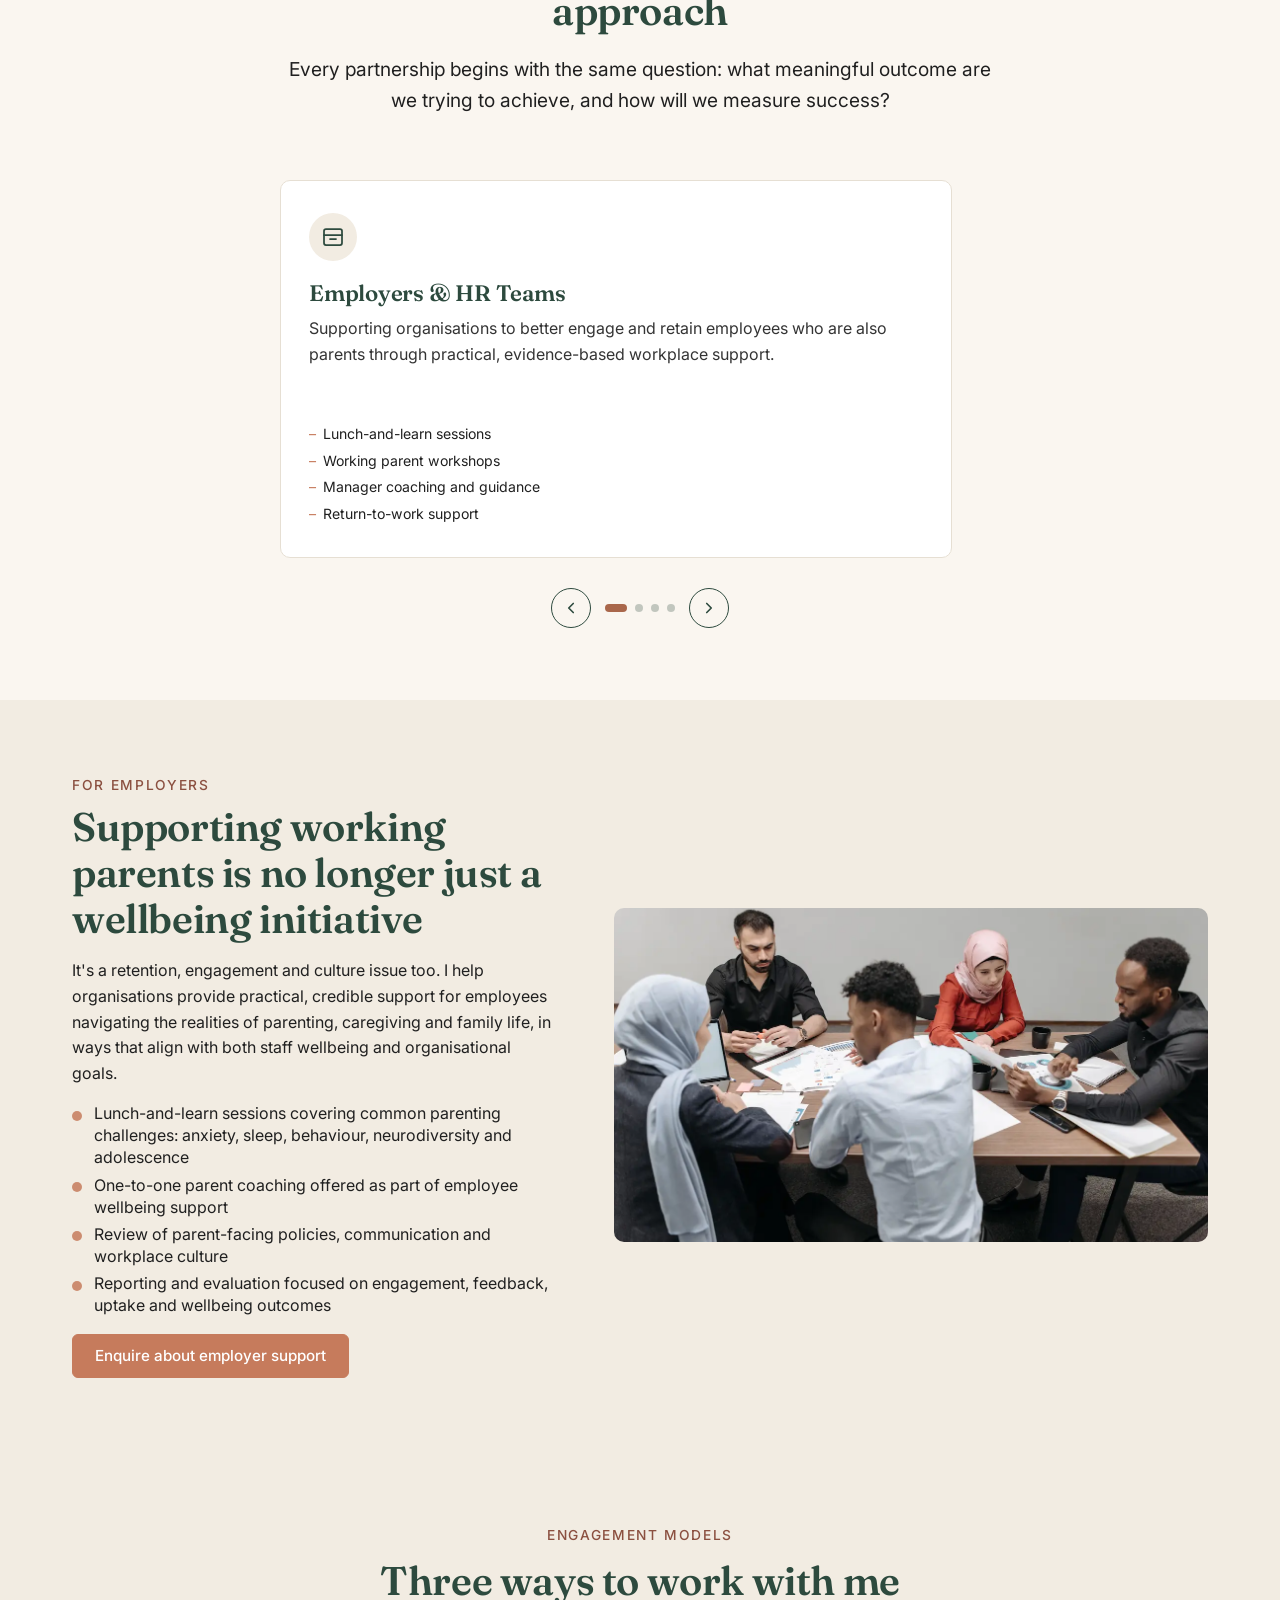
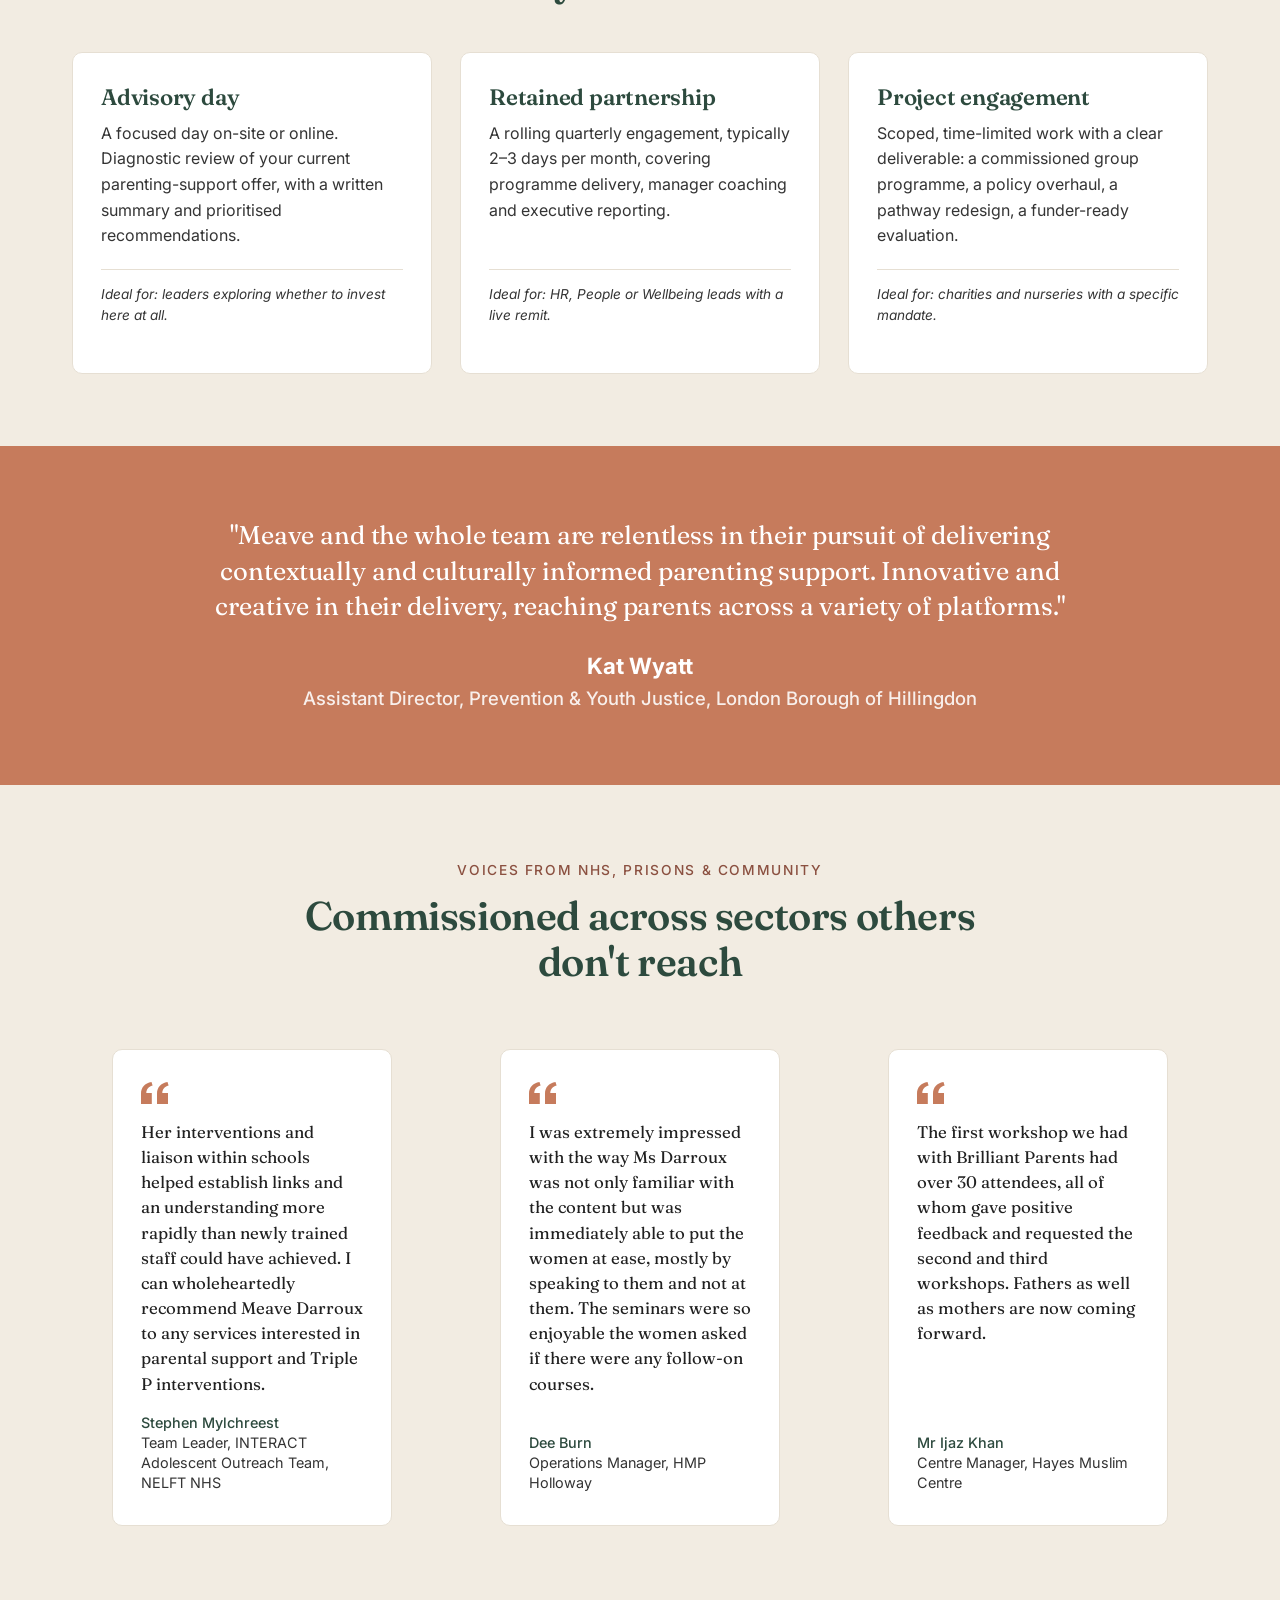
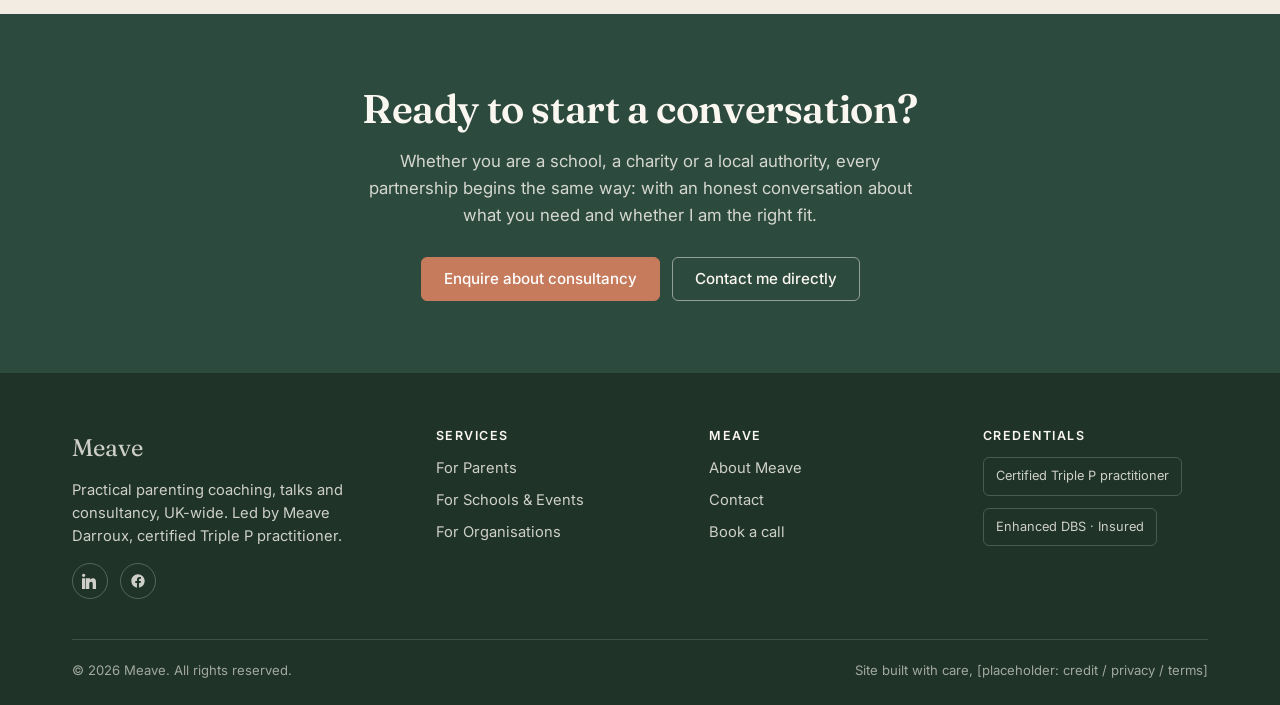
<file: for-organisations.html>
<!doctype html>
<html lang="en-GB">
<head>
  <meta charset="utf-8" />
  <meta name="viewport" content="width=device-width, initial-scale=1" />
  <title>For Organisations — Parenting strategy &amp; consultancy with Meave</title>
  <meta name="description" content="Strategic parenting consultancy for UK employers, nurseries, charities and local authorities. Support working parents, design credible family-facing programmes, and measure the ROI." />
  <link rel="icon" type="image/png" href="logos/logo22.png" />
  <link rel="apple-touch-icon" href="logos/logo22.png" />

  <link rel="preconnect" href="https://fonts.googleapis.com" />
  <link rel="preconnect" href="https://fonts.gstatic.com" crossorigin />
  <link href="https://fonts.googleapis.com/css2?family=Fraunces:opsz,wght@9..144,400;9..144,500;9..144,600&family=Inter:wght@400;500;600&display=swap" rel="stylesheet" />

  <link rel="stylesheet" href="css/style.css" />
</head>
<body class="page-inner">

  <header class="site-header">
    <div class="container site-header__inner">
      <a href="index.html" class="site-logo" aria-label="Meave — home">
        <img src="logos/logo22.png" alt="Meave Darroux" />
      </a>

      <nav class="site-nav" aria-label="Primary">
        <ul class="site-nav__list">
          <li><a class="site-nav__link" href="index.html">Home</a></li>
          <li class="site-nav__item--has-menu">
            <a class="site-nav__link" href="about.html">About Meave</a>
            <ul class="site-nav__submenu">
              <li><a href="about.html#story">Hear from me</a></li>
              <li><a href="about.html#how-i-work">How I work</a></li>
              <li><a href="about.html#what-is-triple-p">What is Triple P?</a></li>
              <li><a href="about.html#qualifications">Credentials</a></li>
              <li><a href="about.html#ready">Ready to work together</a></li>
            </ul>
          </li>
          <li class="site-nav__item--has-menu">
            <a class="site-nav__link" href="for-parents.html">For Parents</a>
            <ul class="site-nav__submenu">
              <li><a href="for-parents.html#packages">Coaching packages</a></li>
              <li><a href="for-parents.html#is-this-you">Is this you?</a></li>
              <li><a href="for-parents.html#what-support">What support looks like</a></li>
              <li><a href="for-parents.html#testimonials">What parents say</a></li>
              <li><a href="for-parents.html#faqs">FAQs</a></li>
            </ul>
          </li>
          <li class="site-nav__item--has-menu">
            <a class="site-nav__link" href="for-schools.html">For Schools</a>
            <ul class="site-nav__submenu">
              <li><a href="for-schools.html#fees">Enquire</a></li>
              <li><a href="for-schools.html#who">Who this is for</a></li>
              <li><a href="for-schools.html#programmes">Programmes</a></li>
              <li><a href="for-schools.html#why">Why it matters</a></li>
              <li><a href="for-schools.html#testimonials">Testimonials</a></li>
              <li><a href="for-schools.html#how-we-work">How we would work</a></li>
              <li><a href="for-schools.html#cta">Get in touch</a></li>
            </ul>
          </li>
          <li class="site-nav__item--has-menu">
            <a class="site-nav__link" href="for-organisations.html" aria-current="page">For Organisations</a>
            <ul class="site-nav__submenu">
              <li><a href="for-organisations.html#who">Who I partner with</a></li>
              <li><a href="for-organisations.html#for-employers">For Employers</a></li>
              <li><a href="for-organisations.html#models">Engagement models</a></li>
              <li><a href="for-organisations.html#voices">Voices</a></li>
            </ul>
          </li>
          <li><a class="site-nav__link" href="contact.html">Contact</a></li>
        </ul>
      </nav>

      <a href="contact.html" class="btn btn-accent site-header__cta">Enquire directly</a>

      <button type="button" class="nav-toggle" aria-label="Open navigation" aria-expanded="false" aria-controls="mobile-nav">
        <svg class="nav-toggle__open" width="22" height="22" viewBox="0 0 24 24" fill="none" stroke="currentColor" stroke-width="1.75" stroke-linecap="round" aria-hidden="true">
          <line x1="4" y1="7" x2="20" y2="7" />
          <line x1="4" y1="12" x2="20" y2="12" />
          <line x1="4" y1="17" x2="20" y2="17" />
        </svg>
        <svg class="nav-toggle__close" width="22" height="22" viewBox="0 0 24 24" fill="none" stroke="currentColor" stroke-width="1.75" stroke-linecap="round" aria-hidden="true">
          <line x1="6" y1="6" x2="18" y2="18" />
          <line x1="18" y1="6" x2="6" y2="18" />
        </svg>
      </button>
    </div>

  </header>

  <div class="mobile-nav" id="mobile-nav">
    <ul class="mobile-nav__list">
      <li><a class="mobile-nav__link" href="index.html">Home</a></li>
      <li class="mobile-nav__item--has-menu">
        <a class="mobile-nav__link" href="about.html">About Meave</a>
        <ul class="mobile-nav__submenu">
          <li><a class="mobile-nav__sublink" href="about.html#story">Hear from me</a></li>
          <li><a class="mobile-nav__sublink" href="about.html#how-i-work">How I work</a></li>
          <li><a class="mobile-nav__sublink" href="about.html#what-is-triple-p">What is Triple P?</a></li>
          <li><a class="mobile-nav__sublink" href="about.html#qualifications">Credentials</a></li>
          <li><a class="mobile-nav__sublink" href="about.html#ready">Ready to work together</a></li>
        </ul>
      </li>
      <li class="mobile-nav__item--has-menu">
        <a class="mobile-nav__link" href="for-parents.html">For Parents</a>
        <ul class="mobile-nav__submenu">
          <li><a class="mobile-nav__sublink" href="for-parents.html#packages">Coaching packages</a></li>
          <li><a class="mobile-nav__sublink" href="for-parents.html#is-this-you">Is this you?</a></li>
          <li><a class="mobile-nav__sublink" href="for-parents.html#what-support">What support looks like</a></li>
          <li><a class="mobile-nav__sublink" href="for-parents.html#testimonials">What parents say</a></li>
          <li><a class="mobile-nav__sublink" href="for-parents.html#faqs">FAQs</a></li>
        </ul>
      </li>
      <li class="mobile-nav__item--has-menu">
        <a class="mobile-nav__link" href="for-schools.html">For Schools &amp; Events</a>
        <ul class="mobile-nav__submenu">
          <li><a class="mobile-nav__sublink" href="for-schools.html#fees">Enquire</a></li>
          <li><a class="mobile-nav__sublink" href="for-schools.html#who">Who this is for</a></li>
          <li><a class="mobile-nav__sublink" href="for-schools.html#programmes">Programmes</a></li>
          <li><a class="mobile-nav__sublink" href="for-schools.html#why">Why it matters</a></li>
          <li><a class="mobile-nav__sublink" href="for-schools.html#testimonials">Testimonials</a></li>
          <li><a class="mobile-nav__sublink" href="for-schools.html#how-we-work">How we would work</a></li>
          <li><a class="mobile-nav__sublink" href="for-schools.html#cta">Get in touch</a></li>
        </ul>
      </li>
      <li class="mobile-nav__item--has-menu">
        <a class="mobile-nav__link" href="for-organisations.html" aria-current="page">For Organisations</a>
        <ul class="mobile-nav__submenu">
          <li><a class="mobile-nav__sublink" href="for-organisations.html#who">Who I partner with</a></li>
          <li><a class="mobile-nav__sublink" href="for-organisations.html#for-employers">For Employers</a></li>
          <li><a class="mobile-nav__sublink" href="for-organisations.html#models">Engagement models</a></li>
          <li><a class="mobile-nav__sublink" href="for-organisations.html#voices">Voices</a></li>
        </ul>
      </li>
      <li><a class="mobile-nav__link" href="contact.html">Contact</a></li>
    </ul>
    <a href="contact.html" class="btn btn-accent mobile-nav__cta">Enquire directly</a>
  </div>

  <main id="main">

    <!-- Sticky in-page section nav -->
    <nav class="page-nav-sticky page-nav-sticky--top" aria-label="Section navigation">
      <div class="container">
        <ul class="page-nav-sticky__list">
          <li><a class="page-nav-sticky__pill" href="#who">Who I partner with</a></li>
          <li><a class="page-nav-sticky__pill" href="#for-employers">For Employers</a></li>
          <li><a class="page-nav-sticky__pill" href="#models">Engagement models</a></li>
          <li><a class="page-nav-sticky__pill" href="#voices">Voices</a></li>
          <li><a class="page-nav-sticky__pill page-nav-sticky__pill--cta" href="contact.html">Contact for more information</a></li>
        </ul>
      </div>
    </nav>

    <!-- Page hero -->
    <section class="page-hero">
      <div class="container">
        <div class="page-hero__grid">
          <div class="page-hero__body">
            <span class="eyebrow">For Organisations</span>
            <h1>Supporting working parents and the organisations that depend on them</h1>
            <p class="lede">I work with employers, nurseries, charities and local authorities to design and deliver credible, evidence-based parenting support programmes that strengthen staff wellbeing, engagement and retention.</p>
            <p class="lede lede--sub">From strategic consultancy to practical delivery partnerships, my focus is on creating support that is realistic, measurable and genuinely useful for working families.</p>
            <div class="org-contact-prompt">
              <span class="org-contact-prompt__eyebrow">Tailored support for organisations</span>
              <p>Organisation work is shaped around your setting, aims and audience. For more information, please contact Meave to talk through what would be most useful.</p>
            </div>
            <div class="page-hero__ctas">
              <a href="contact.html" class="btn btn-accent btn-large">Contact for more information</a>
              <a href="#models" class="btn btn-ghost">See possible ways to work</a>
            </div>
            <p class="page-hero__fineprint">Bespoke support shaped around your organisation's needs. For those organisations outside the UK, please get in touch.</p>
          </div>
          <div class="page-hero__image page-hero__image--landscape">
            <picture>
              <source type="image/webp" srcset="images/orgs-hero-professional.webp">
              <img src="images/orgs-hero-professional.jpg" alt="A professional presenting to children in a classroom" loading="eager" class="image-focus-top" width="1600" height="1067" />
            </picture>
          </div>
        </div>
      </div>
    </section>

    <!-- Clients logo strip -->
    <section class="section logo-strip">
      <div class="container">
        <p class="logo-strip__label">
          <strong>Commissioned by NHS trusts, prisons and multi-academy partners.</strong>
        </p>
        <div class="logo-strip__row">
          <span class="logo-strip__item logo-strip__item--logo">
            <img src="logos/lb-hillingdon.svg" alt="London Borough of Hillingdon" />
          </span>
          <span class="logo-strip__item logo-strip__item--logo">
            <img src="logos/nelft-removebg-preview.png" alt="NELFT NHS Foundation Trust" />
          </span>
          <span class="logo-strip__item logo-strip__item--logo">
            <img src="logos/hm-prison.png" alt="HM Prison &amp; Probation Service" />
          </span>
          <span class="logo-strip__item logo-strip__item--logo">
            <img src="logos/lb-barnet-removebg-preview.png" alt="London Borough of Barnet" />
          </span>
          <span class="logo-strip__item logo-strip__item--logo">
            <img src="logos/lb-brent-removebg-preview.png" alt="London Borough of Brent" />
          </span>
          <span class="logo-strip__item logo-strip__item--logo">
            <img src="logos/lb-harrow-removebg-preview.png" alt="London Borough of Harrow" />
          </span>
          <span class="logo-strip__item logo-strip__item--logo">
            <img src="logos/islington.png" alt="Islington Council" />
          </span>
          <span class="logo-strip__item logo-strip__item--logo">
            <img src="logos/ucl.png" alt="UCL" />
          </span>
        </div>
      </div>
    </section>

    <!-- Audience split -->
    <section id="who" class="section">
      <div class="container">
        <div class="section__head">
          <span class="eyebrow">Who I partner with</span>
          <h2>Different sectors. One consistent approach</h2>
          <p class="lede">Every partnership begins with the same question: what meaningful outcome are we trying to achieve, and how will we measure success?</p>
        </div>

        <div class="mcarousel mcarousel--desktop" data-carousel>
        <div class="card-grid mcarousel__track">
          <article class="card">
            <div class="card__icon" aria-hidden="true">
              <svg width="24" height="24" viewBox="0 0 24 24" fill="none" stroke="currentColor" stroke-width="1.75" stroke-linecap="round" stroke-linejoin="round"><rect x="3" y="4" width="18" height="16" rx="2"/><path d="M3 10h18"/><path d="M9 14h6"/></svg>
            </div>
            <h3 class="card__title">Employers &amp; HR Teams</h3>
            <p class="card__body">Supporting organisations to better engage and retain employees who are also parents through practical, evidence-based workplace support.</p>
            <ul class="card__list">
              <li>Lunch-and-learn sessions</li>
              <li>Working parent workshops</li>
              <li>Manager coaching and guidance</li>
              <li>Return-to-work support</li>
            </ul>
          </article>

          <article class="card">
            <div class="card__icon" aria-hidden="true">
              <svg width="24" height="24" viewBox="0 0 24 24" fill="none" stroke="currentColor" stroke-width="1.75" stroke-linecap="round" stroke-linejoin="round"><path d="M4 22V8l8-5 8 5v14"/><path d="M9 22v-8h6v8"/></svg>
            </div>
            <h3 class="card__title">Nurseries &amp; Early Years Settings</h3>
            <p class="card__body">Helping early years providers strengthen parental engagement, staff confidence and family support through evidence-based practice.</p>
            <ul class="card__list">
              <li>Parent workshop programmes</li>
              <li>Staff CPD and training</li>
              <li>Early intervention support</li>
              <li>Ofsted-ready family engagement frameworks</li>
            </ul>
          </article>

          <article class="card">
            <div class="card__icon" aria-hidden="true">
              <svg width="24" height="24" viewBox="0 0 24 24" fill="none" stroke="currentColor" stroke-width="1.75" stroke-linecap="round" stroke-linejoin="round"><path d="M20.84 4.61a5.5 5.5 0 0 0-7.78 0L12 5.67l-1.06-1.06a5.5 5.5 0 0 0-7.78 7.78l1.06 1.06L12 21.23l7.78-7.78 1.06-1.06a5.5 5.5 0 0 0 0-7.78z"/></svg>
            </div>
            <h3 class="card__title">Charities &amp; Voluntary, Community, and Social Enterprise Organisations</h3>
            <p class="card__body">Strategic consultancy and delivery support for organisations working with children, parents and families.</p>
            <ul class="card__list">
              <li>Service and programme design</li>
              <li>Theory of change development</li>
              <li>Delivery partnerships</li>
              <li>Funder and impact reporting</li>
            </ul>
          </article>

          <article class="card">
            <div class="card__icon" aria-hidden="true">
              <svg width="24" height="24" viewBox="0 0 24 24" fill="none" stroke="currentColor" stroke-width="1.75" stroke-linecap="round" stroke-linejoin="round"><circle cx="12" cy="12" r="9"/><path d="M12 3v18"/><path d="M3 12h18"/></svg>
            </div>
            <h3 class="card__title">Local Authorities</h3>
            <p class="card__body">Commissioned parenting support programmes and strategic consultancy to strengthen family support pathways across communities and services.</p>
            <ul class="card__list">
              <li>Delivery of Triple P group programmes</li>
              <li>Parenting pathway and service design</li>
              <li>Early help and family support strategy</li>
              <li>Outcomes measurement and reporting</li>
            </ul>
          </article>
        </div>
        </div>
      </div>
    </section>

    <!-- Employer spotlight -->
    <section id="for-employers" class="section section--alt">
      <div class="container">
        <div class="about-split">
          <div class="about-split__content">
            <span class="eyebrow">For Employers</span>
            <h2>Supporting working parents is no longer just a wellbeing initiative</h2>
            <p>It's a retention, engagement and culture issue too. I help organisations provide practical, credible support for employees navigating the realities of parenting, caregiving and family life, in ways that align with both staff wellbeing and organisational goals.</p>
            <ul class="inline-check-list">
              <li>Lunch-and-learn sessions covering common parenting challenges: anxiety, sleep, behaviour, neurodiversity and adolescence</li>
              <li>One-to-one parent coaching offered as part of employee wellbeing support</li>
              <li>Review of parent-facing policies, communication and workplace culture</li>
              <li>Reporting and evaluation focused on engagement, feedback, uptake and wellbeing outcomes</li>
            </ul>
            <a href="contact.html" class="btn btn-accent">Enquire about employer support</a>
          </div>
          <div class="about-split__image about-split__image--landscape">
            <picture>
              <source type="image/webp" srcset="images/orgs-support-adult-group.webp">
              <img src="images/orgs-support-adult-group.jpg" alt="A diverse group of professionals in a meeting" loading="lazy" width="1200" height="801" />
            </picture>
          </div>
        </div>
      </div>
    </section>

    <!-- How we work together -->
    <section id="models" class="section section--alt">
      <div class="container">
        <div class="section__head">
          <span class="eyebrow">Engagement models</span>
          <h2>Three ways to work with me</h2>
        </div>

        <div class="mcarousel" data-carousel>
        <div class="card-grid mcarousel__track">
          <article class="card">
            <h3 class="card__title">Advisory day</h3>
            <p class="card__body">A focused day on-site or online. Diagnostic review of your current parenting-support offer, with a written summary and prioritised recommendations.</p>
            <p class="card__meta">Ideal for: leaders exploring whether to invest here at all.</p>
          </article>

          <article class="card">
            <h3 class="card__title">Retained partnership</h3>
            <p class="card__body">A rolling quarterly engagement, typically 2–3 days per month, covering programme delivery, manager coaching and executive reporting.</p>
            <p class="card__meta">Ideal for: HR, People or Wellbeing leads with a live remit.</p>
          </article>

          <article class="card">
            <h3 class="card__title">Project engagement</h3>
            <p class="card__body">Scoped, time-limited work with a clear deliverable: a commissioned group programme, a policy overhaul, a pathway redesign, a funder-ready evaluation.</p>
            <p class="card__meta">Ideal for: charities and nurseries with a specific mandate.</p>
          </article>
        </div>
        </div>
      </div>
    </section>

    <!-- Testimonial highlight -->
    <section id="voices" class="section featured-quote">
      <div class="container">
        <article class="pull-quote">
          <blockquote>"Meave and the whole team are relentless in their pursuit of delivering contextually and culturally informed parenting support. Innovative and creative in their delivery, reaching parents across a variety of platforms."</blockquote>
          <cite>
            <strong>Kat Wyatt</strong>
            Assistant Director, Prevention &amp; Youth Justice, London Borough of Hillingdon
          </cite>
        </article>
      </div>
    </section>

    <!-- More testimonials -->
    <section class="section section--alt">
      <div class="container">
        <div class="section__head">
          <span class="eyebrow">Voices from NHS, prisons &amp; community</span>
          <h2>Commissioned across sectors others don't reach</h2>
        </div>

        <div class="mcarousel" data-carousel>
        <div class="card-grid mcarousel__track">
          <figure class="testimonial">
            <svg class="testimonial__mark" width="28" height="22" viewBox="0 0 28 22" fill="currentColor" aria-hidden="true"><path d="M0 22V11.5C0 5.6 3.7 1.2 10.5 0l1.1 3.5C7.2 4.9 5.3 7.6 5.3 11.1h5.5V22H0zm16 0V11.5C16 5.6 19.7 1.2 26.5 0l1.1 3.5c-4.4 1.4-6.3 4.1-6.3 7.6H27V22H16z"/></svg>
            <blockquote class="testimonial__quote">Her interventions and liaison within schools helped establish links and an understanding more rapidly than newly trained staff could have achieved. I can wholeheartedly recommend Meave Darroux to any services interested in parental support and Triple P interventions.</blockquote>
            <figcaption class="testimonial__attrib">
              <span class="testimonial__name">Stephen Mylchreest</span>
              Team Leader, INTERACT Adolescent Outreach Team, NELFT NHS
            </figcaption>
          </figure>

          <figure class="testimonial">
            <svg class="testimonial__mark" width="28" height="22" viewBox="0 0 28 22" fill="currentColor" aria-hidden="true"><path d="M0 22V11.5C0 5.6 3.7 1.2 10.5 0l1.1 3.5C7.2 4.9 5.3 7.6 5.3 11.1h5.5V22H0zm16 0V11.5C16 5.6 19.7 1.2 26.5 0l1.1 3.5c-4.4 1.4-6.3 4.1-6.3 7.6H27V22H16z"/></svg>
            <blockquote class="testimonial__quote">I was extremely impressed with the way Ms Darroux was not only familiar with the content but was immediately able to put the women at ease, mostly by speaking to them and not at them. The seminars were so enjoyable the women asked if there were any follow-on courses.</blockquote>
            <figcaption class="testimonial__attrib">
              <span class="testimonial__name">Dee Burn</span>
              Operations Manager, HMP Holloway
            </figcaption>
          </figure>

          <figure class="testimonial">
            <svg class="testimonial__mark" width="28" height="22" viewBox="0 0 28 22" fill="currentColor" aria-hidden="true"><path d="M0 22V11.5C0 5.6 3.7 1.2 10.5 0l1.1 3.5C7.2 4.9 5.3 7.6 5.3 11.1h5.5V22H0zm16 0V11.5C16 5.6 19.7 1.2 26.5 0l1.1 3.5c-4.4 1.4-6.3 4.1-6.3 7.6H27V22H16z"/></svg>
            <blockquote class="testimonial__quote">The first workshop we had with Brilliant Parents had over 30 attendees, all of whom gave positive feedback and requested the second and third workshops. Fathers as well as mothers are now coming forward.</blockquote>
            <figcaption class="testimonial__attrib">
              <span class="testimonial__name">Mr Ijaz Khan</span>
              Centre Manager, Hayes Muslim Centre
            </figcaption>
          </figure>
        </div>
        </div>
      </div>
    </section>

    <!-- Final CTA -->
    <section id="cta" class="section section--dark cta-band">
      <div class="container">
        <h2>Ready to start a conversation?</h2>
        <p>Whether you are a school, a charity or a local authority, every partnership begins the same way: with an honest conversation about what you need and whether I am the right fit.</p>
        <div class="cta-band__actions">
          <a href="contact.html" class="btn btn-accent">Enquire about consultancy</a>
          <a href="contact.html" class="btn btn-ghost">Contact me directly</a>
        </div>
      </div>
    </section>

  </main>

  <footer class="site-footer">
    <div class="container">
      <div class="site-footer__grid">

        <div>
          <a href="index.html" class="site-footer__brand">Meave</a>
          <p class="site-footer__about">Practical parenting coaching, talks and consultancy, UK-wide. Led by Meave Darroux, certified Triple P practitioner.</p>
          <div class="site-footer__socials">
            <a class="social-link" href="https://www.linkedin.com/in/meavedarroux/" aria-label="LinkedIn" target="_blank" rel="noopener">
              <svg width="16" height="16" viewBox="0 0 24 24" fill="currentColor" aria-hidden="true"><path d="M4.98 3.5C4.98 4.88 3.87 6 2.5 6S0 4.88 0 3.5 1.12 1 2.5 1s2.48 1.12 2.48 2.5zM0 24h5V8H0v16zM7.98 8H12v2.18h.06c.56-1.06 1.93-2.18 3.97-2.18 4.25 0 5 2.8 5 6.44V24h-5v-7.1c0-1.7-.03-3.88-2.36-3.88-2.36 0-2.72 1.85-2.72 3.76V24h-5V8z"/></svg>
            </a>
            <a class="social-link" href="https://www.facebook.com/meave.darroux?locale=en_GB" aria-label="Facebook" target="_blank" rel="noopener">
              <svg width="16" height="16" viewBox="0 0 24 24" fill="currentColor" aria-hidden="true"><path d="M22 12.06C22 6.48 17.52 2 11.94 2S2 6.48 2 12.06c0 5.02 3.66 9.18 8.44 9.94v-7.03H7.9v-2.91h2.54V9.85c0-2.51 1.49-3.9 3.78-3.9 1.1 0 2.24.2 2.24.2v2.46h-1.26c-1.24 0-1.63.77-1.63 1.56v1.88h2.77l-.44 2.91h-2.33V22c4.78-.76 8.43-4.92 8.43-9.94z"/></svg>
            </a>
          </div>
        </div>

        <div>
          <h4 class="site-footer__title">Services</h4>
          <ul class="site-footer__list">
            <li><a href="for-parents.html">For Parents</a></li>
            <li><a href="for-schools.html">For Schools &amp; Events</a></li>
            <li><a href="for-organisations.html">For Organisations</a></li>
          </ul>
        </div>

        <div>
          <h4 class="site-footer__title">Meave</h4>
          <ul class="site-footer__list">
            <li><a href="about.html">About Meave</a></li>
            <li><a href="contact.html">Contact</a></li>
            <li><a href="contact.html">Book a call</a></li>
          </ul>
        </div>

        <div>
          <h4 class="site-footer__title">Credentials</h4>
          <div class="site-footer__credentials">
            <span class="credential-badge">Certified Triple P practitioner</span>
            <span class="credential-badge">Enhanced DBS &middot; Insured</span>
          </div>
        </div>

      </div>

      <div class="site-footer__bottom">
        <span>&copy; <span data-year>2026</span> Meave. All rights reserved.</span>
        <span>Site built with care, [placeholder: credit / privacy / terms]</span>
      </div>
    </div>
  </footer>

  <div class="sticky-cta" aria-hidden="false">
    <a href="contact.html" class="btn btn-accent">Enquire directly</a>
  </div>

  <script src="js/script.js" defer></script>
</body>
</html>
</file>
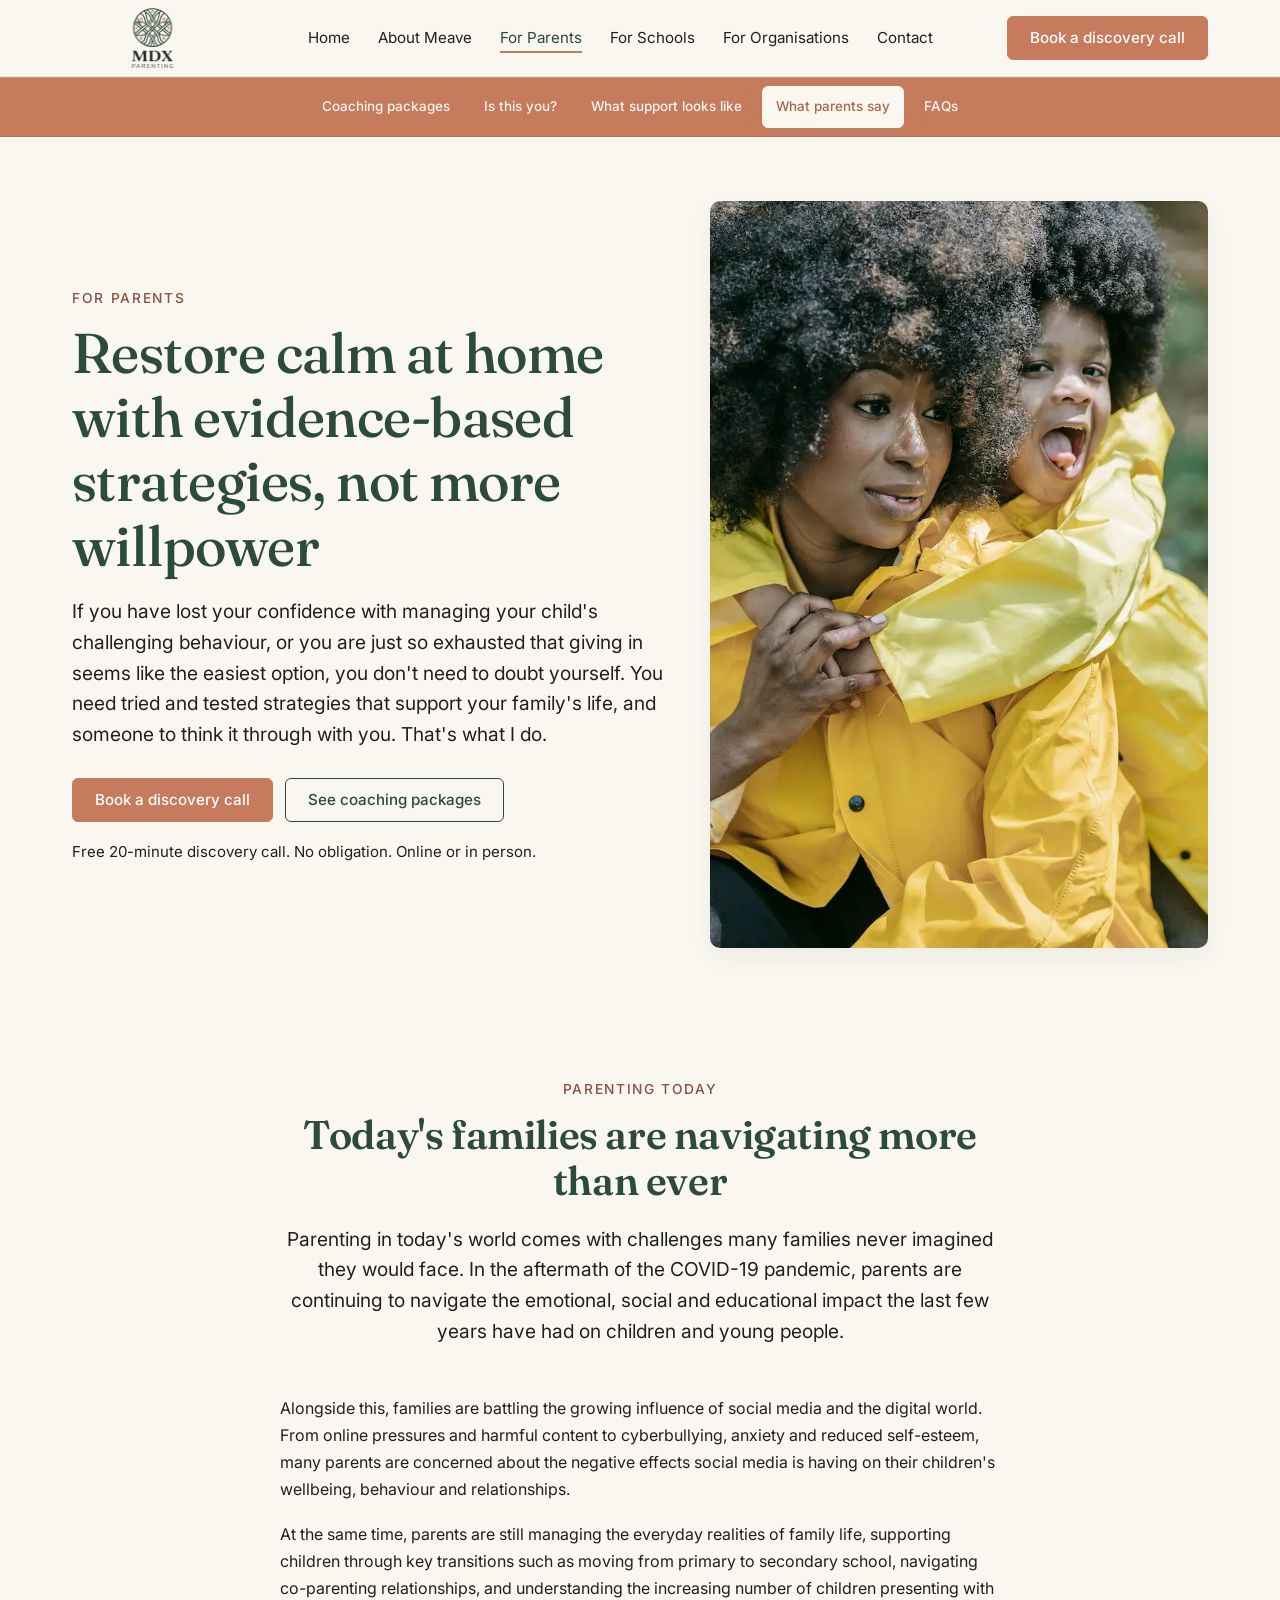
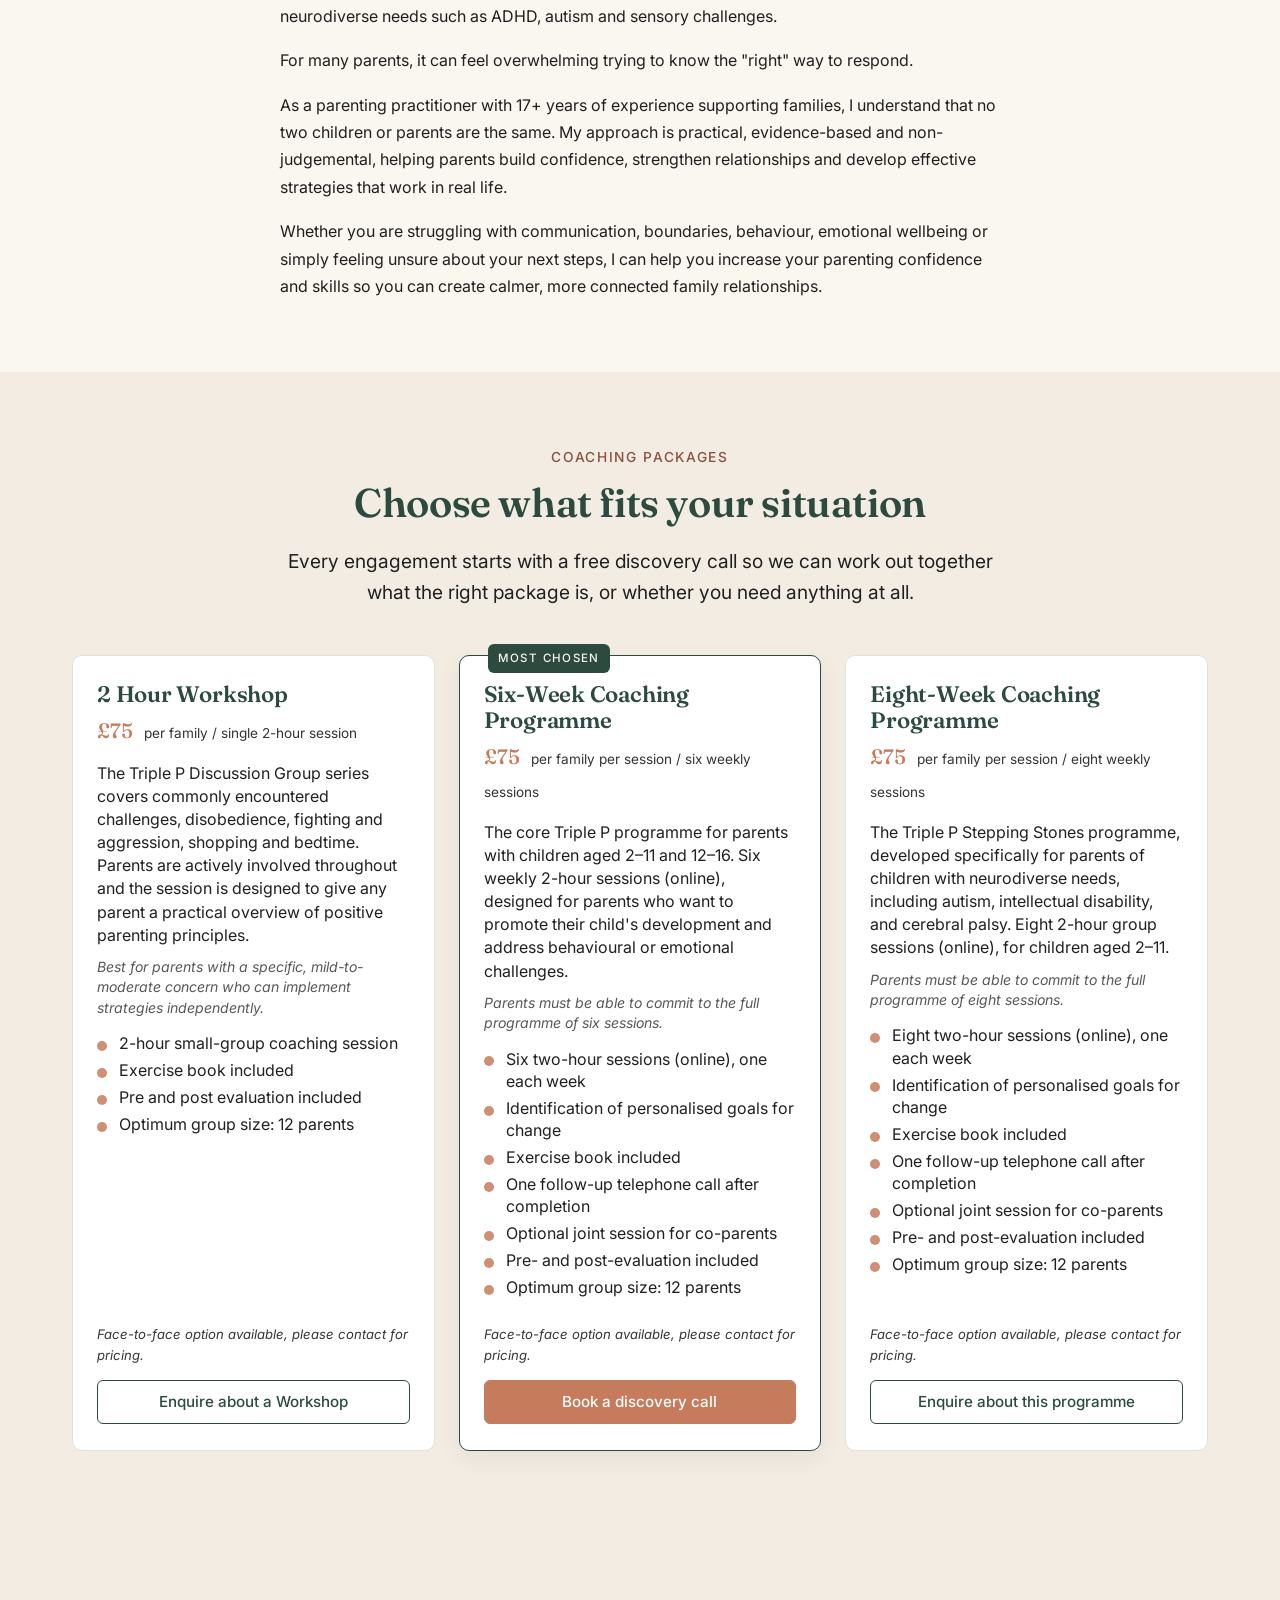
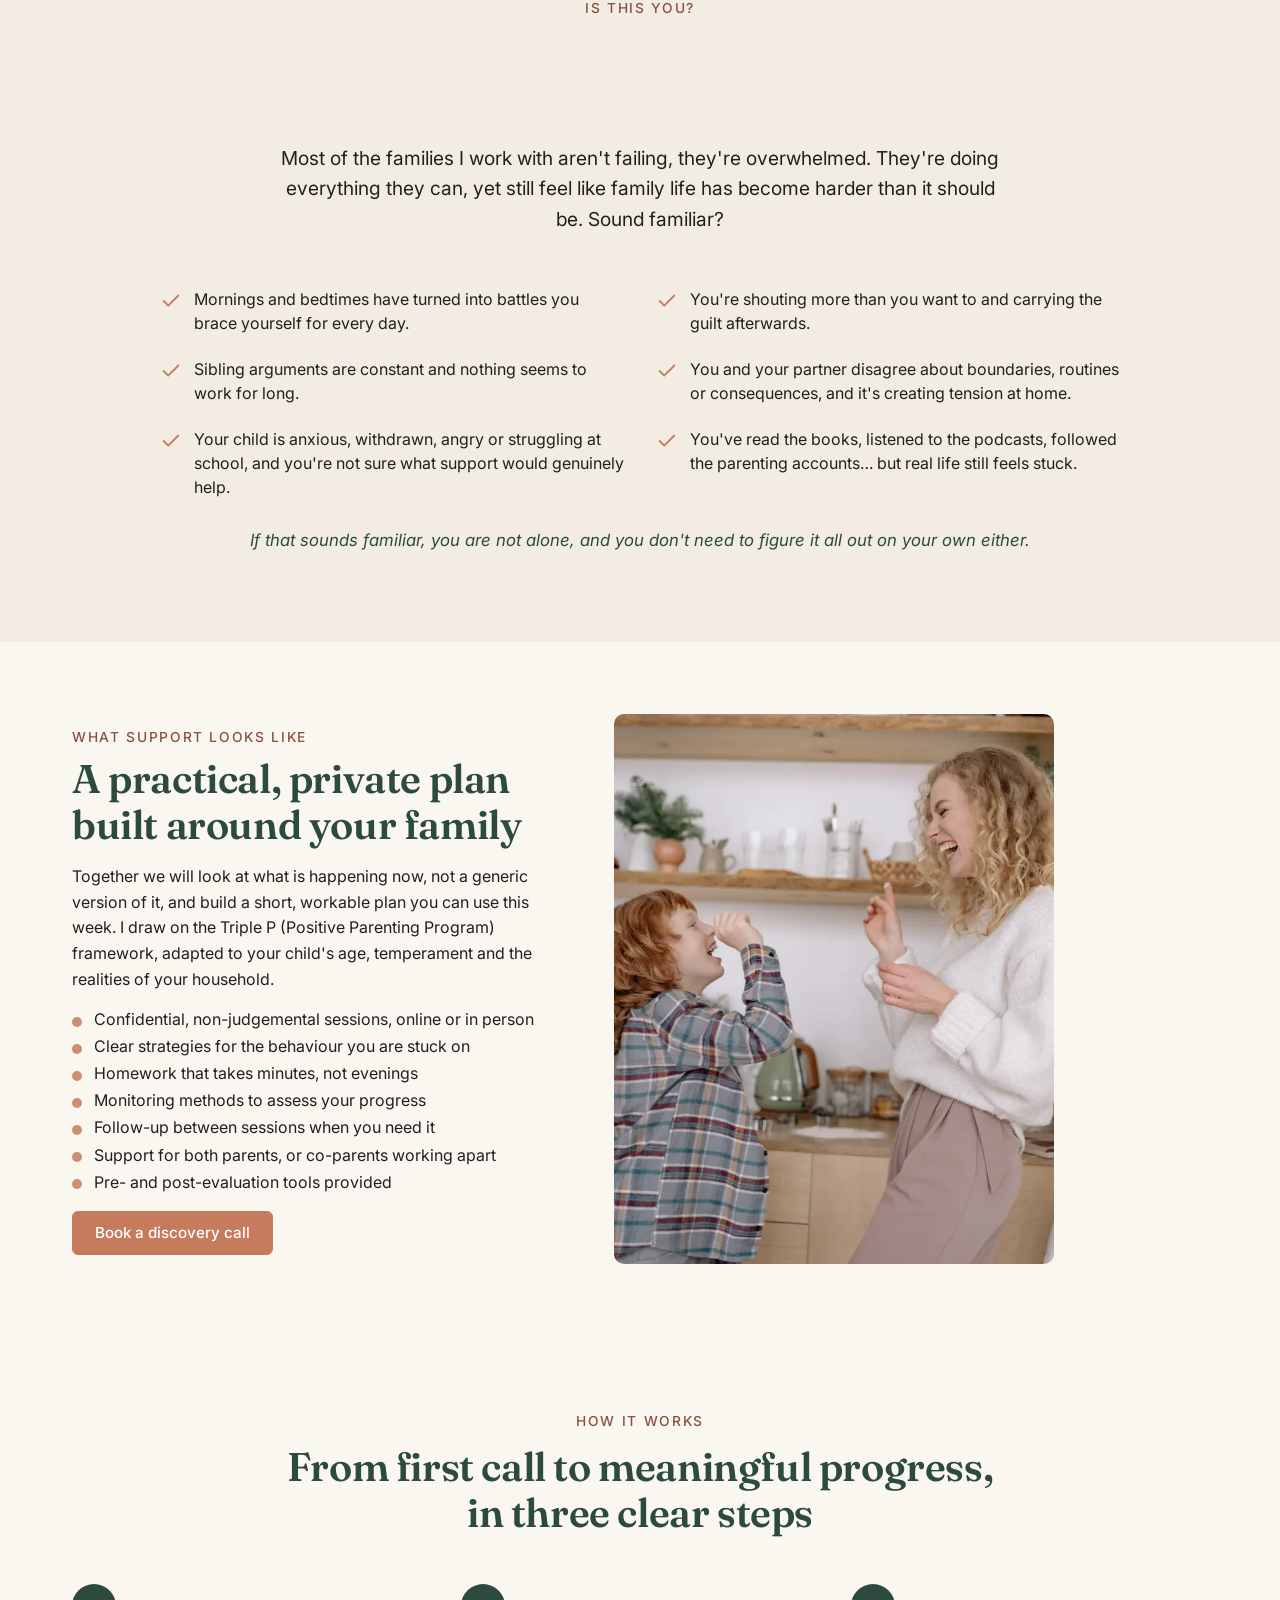
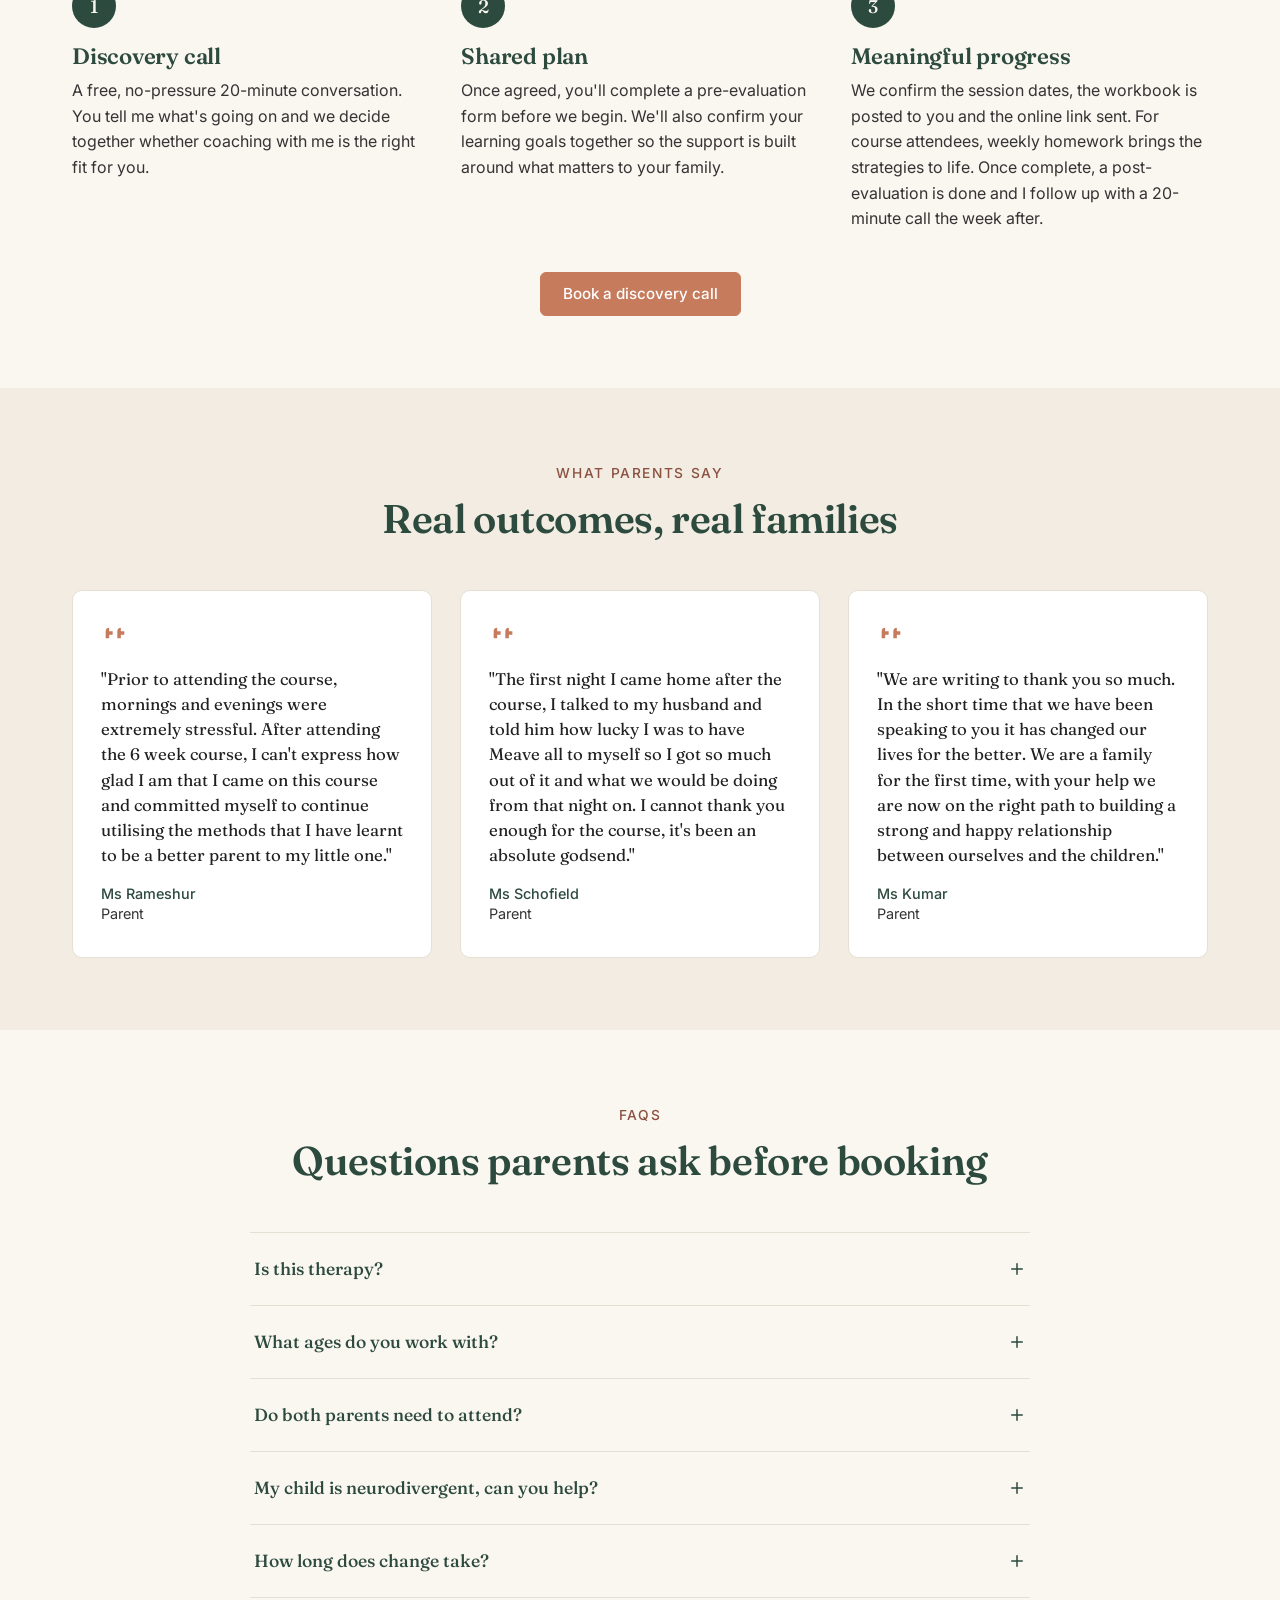
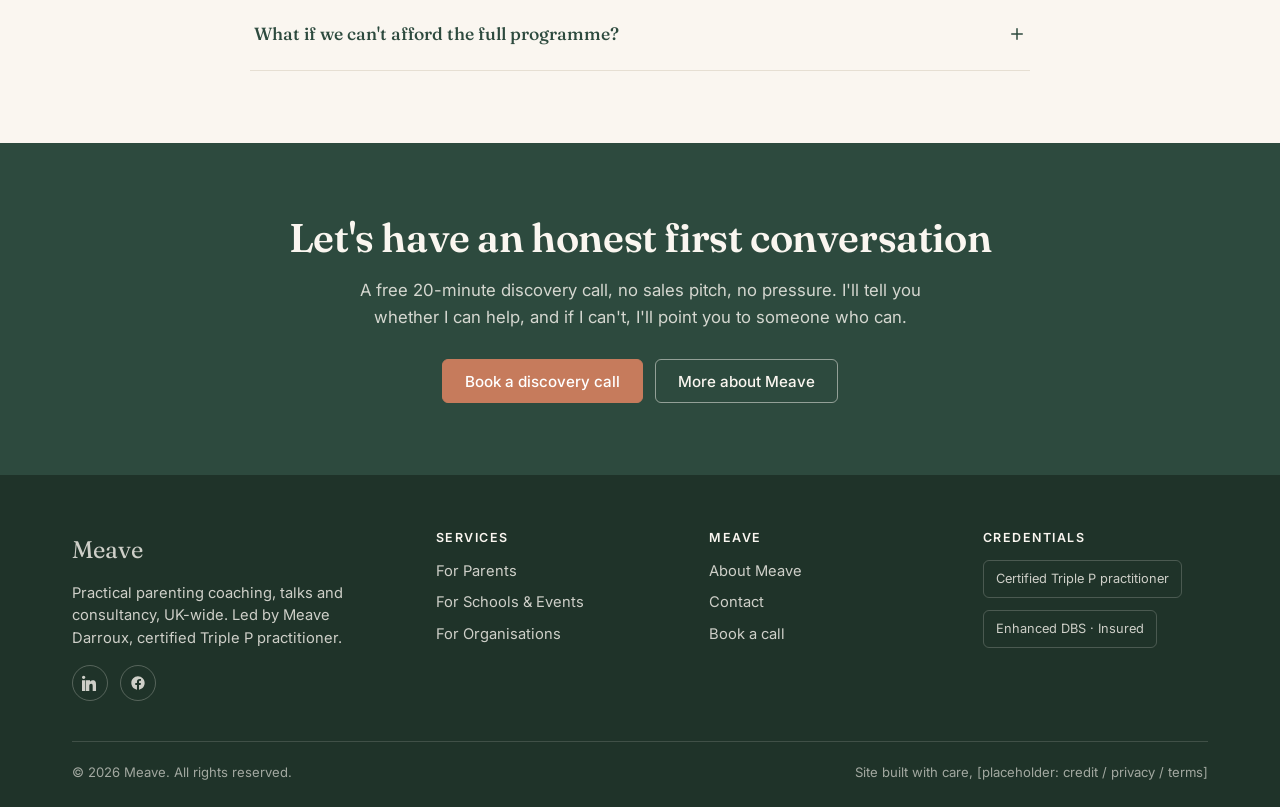
<file: for-parents.html>
<!doctype html>
<html lang="en-GB">
<head>
  <meta charset="utf-8" />
  <meta name="viewport" content="width=device-width, initial-scale=1" />
  <title>For Parents — 1-to-1 parenting coaching with Meave</title>
  <meta name="description" content="Evidence-based 1-to-1 parenting coaching for UK families. Rooted in the Triple P framework, delivered online or in person, with practical strategies that restore family harmony." />
  <link rel="icon" type="image/png" href="logos/logo22.png" />
  <link rel="apple-touch-icon" href="logos/logo22.png" />

  <link rel="preconnect" href="https://fonts.googleapis.com" />
  <link rel="preconnect" href="https://fonts.gstatic.com" crossorigin />
  <link href="https://fonts.googleapis.com/css2?family=Fraunces:opsz,wght@9..144,400;9..144,500;9..144,600&family=Inter:wght@400;500;600&display=swap" rel="stylesheet" />

  <link rel="stylesheet" href="css/style.css" />
</head>
<body class="page-inner">

  <header class="site-header">
    <div class="container site-header__inner">
      <a href="index.html" class="site-logo" aria-label="Meave — home">
        <img src="logos/logo22.png" alt="Meave Darroux" />
      </a>

      <nav class="site-nav" aria-label="Primary">
        <ul class="site-nav__list">
          <li><a class="site-nav__link" href="index.html">Home</a></li>
          <li class="site-nav__item--has-menu">
            <a class="site-nav__link" href="about.html">About Meave</a>
            <ul class="site-nav__submenu">
              <li><a href="about.html#story">Hear from me</a></li>
              <li><a href="about.html#how-i-work">How I work</a></li>
              <li><a href="about.html#what-is-triple-p">What is Triple P?</a></li>
              <li><a href="about.html#qualifications">Credentials</a></li>
              <li><a href="about.html#ready">Ready to work together</a></li>
            </ul>
          </li>
          <li class="site-nav__item--has-menu">
            <a class="site-nav__link" href="for-parents.html" aria-current="page">For Parents</a>
            <ul class="site-nav__submenu">
              <li><a href="for-parents.html#packages">Coaching packages</a></li>
              <li><a href="for-parents.html#is-this-you">Is this you?</a></li>
              <li><a href="for-parents.html#what-support">What support looks like</a></li>
              <li><a href="for-parents.html#testimonials">What parents say</a></li>
              <li><a href="for-parents.html#faqs">FAQs</a></li>
            </ul>
          </li>
          <li class="site-nav__item--has-menu">
            <a class="site-nav__link" href="for-schools.html">For Schools</a>
            <ul class="site-nav__submenu">
              <li><a href="for-schools.html#fees">Enquire</a></li>
              <li><a href="for-schools.html#who">Who this is for</a></li>
              <li><a href="for-schools.html#programmes">Programmes</a></li>
              <li><a href="for-schools.html#why">Why it matters</a></li>
              <li><a href="for-schools.html#testimonials">Testimonials</a></li>
              <li><a href="for-schools.html#how-we-work">How we would work</a></li>
              <li><a href="for-schools.html#cta">Get in touch</a></li>
            </ul>
          </li>
          <li class="site-nav__item--has-menu">
            <a class="site-nav__link" href="for-organisations.html">For Organisations</a>
            <ul class="site-nav__submenu">
              <li><a href="for-organisations.html#who">Who I work with</a></li>
              <li><a href="for-organisations.html#for-employers">For Employers</a></li>
              <li><a href="for-organisations.html#models">Engagement models</a></li>
              <li><a href="for-organisations.html#voices">Voices</a></li>
            </ul>
          </li>
          <li><a class="site-nav__link" href="contact.html">Contact</a></li>
        </ul>
      </nav>

      <a href="contact.html" class="btn btn-accent site-header__cta">Book a discovery call</a>

      <button type="button" class="nav-toggle" aria-label="Open navigation" aria-expanded="false" aria-controls="mobile-nav">
        <svg class="nav-toggle__open" width="22" height="22" viewBox="0 0 24 24" fill="none" stroke="currentColor" stroke-width="1.75" stroke-linecap="round" aria-hidden="true">
          <line x1="4" y1="7" x2="20" y2="7" />
          <line x1="4" y1="12" x2="20" y2="12" />
          <line x1="4" y1="17" x2="20" y2="17" />
        </svg>
        <svg class="nav-toggle__close" width="22" height="22" viewBox="0 0 24 24" fill="none" stroke="currentColor" stroke-width="1.75" stroke-linecap="round" aria-hidden="true">
          <line x1="6" y1="6" x2="18" y2="18" />
          <line x1="18" y1="6" x2="6" y2="18" />
        </svg>
      </button>
    </div>

  </header>

  <div class="mobile-nav" id="mobile-nav">
    <ul class="mobile-nav__list">
      <li><a class="mobile-nav__link" href="index.html">Home</a></li>
      <li class="mobile-nav__item--has-menu">
        <a class="mobile-nav__link" href="about.html">About Meave</a>
        <ul class="mobile-nav__submenu">
          <li><a class="mobile-nav__sublink" href="about.html#story">Hear from me</a></li>
          <li><a class="mobile-nav__sublink" href="about.html#how-i-work">How I work</a></li>
          <li><a class="mobile-nav__sublink" href="about.html#what-is-triple-p">What is Triple P?</a></li>
          <li><a class="mobile-nav__sublink" href="about.html#qualifications">Credentials</a></li>
          <li><a class="mobile-nav__sublink" href="about.html#ready">Ready to work together</a></li>
        </ul>
      </li>
      <li class="mobile-nav__item--has-menu">
        <a class="mobile-nav__link" href="for-parents.html" aria-current="page">For Parents</a>
        <ul class="mobile-nav__submenu">
          <li><a class="mobile-nav__sublink" href="for-parents.html#packages">Coaching packages</a></li>
          <li><a class="mobile-nav__sublink" href="for-parents.html#is-this-you">Is this you?</a></li>
          <li><a class="mobile-nav__sublink" href="for-parents.html#what-support">What support looks like</a></li>
          <li><a class="mobile-nav__sublink" href="for-parents.html#testimonials">What parents say</a></li>
          <li><a class="mobile-nav__sublink" href="for-parents.html#faqs">FAQs</a></li>
        </ul>
      </li>
      <li class="mobile-nav__item--has-menu">
        <a class="mobile-nav__link" href="for-schools.html">For Schools &amp; Events</a>
        <ul class="mobile-nav__submenu">
          <li><a class="mobile-nav__sublink" href="for-schools.html#fees">Enquire</a></li>
          <li><a class="mobile-nav__sublink" href="for-schools.html#who">Who this is for</a></li>
          <li><a class="mobile-nav__sublink" href="for-schools.html#programmes">Programmes</a></li>
          <li><a class="mobile-nav__sublink" href="for-schools.html#why">Why it matters</a></li>
          <li><a class="mobile-nav__sublink" href="for-schools.html#testimonials">Testimonials</a></li>
          <li><a class="mobile-nav__sublink" href="for-schools.html#how-we-work">How we would work</a></li>
          <li><a class="mobile-nav__sublink" href="for-schools.html#cta">Get in touch</a></li>
        </ul>
      </li>
      <li class="mobile-nav__item--has-menu">
        <a class="mobile-nav__link" href="for-organisations.html">For Organisations</a>
        <ul class="mobile-nav__submenu">
          <li><a class="mobile-nav__sublink" href="for-organisations.html#who">Who I work with</a></li>
          <li><a class="mobile-nav__sublink" href="for-organisations.html#for-employers">For Employers</a></li>
          <li><a class="mobile-nav__sublink" href="for-organisations.html#models">Engagement models</a></li>
          <li><a class="mobile-nav__sublink" href="for-organisations.html#voices">Voices</a></li>
        </ul>
      </li>
      <li><a class="mobile-nav__link" href="contact.html">Contact</a></li>
    </ul>
    <a href="contact.html" class="btn btn-accent mobile-nav__cta">Book a discovery call</a>
  </div>

  <main id="main">

    <!-- Sticky in-page section nav -->
    <nav class="page-nav-sticky page-nav-sticky--top" aria-label="Section navigation">
      <div class="container">
        <ul class="page-nav-sticky__list">
          <li><a class="page-nav-sticky__pill" href="#packages">Coaching packages</a></li>
          <li><a class="page-nav-sticky__pill" href="#is-this-you">Is this you?</a></li>
          <li><a class="page-nav-sticky__pill" href="#what-support">What support looks like</a></li>
          <li><a class="page-nav-sticky__pill" href="#testimonials">What parents say</a></li>
          <li><a class="page-nav-sticky__pill" href="#faqs">FAQs</a></li>
        </ul>
      </div>
    </nav>

    <!-- Page hero -->
    <section class="page-hero">
      <div class="container">
        <div class="page-hero__grid">
          <div class="page-hero__body">
            <span class="eyebrow">For Parents</span>
            <h1>Restore calm at home with evidence-based strategies, not more willpower</h1>
            <p class="lede">If you have lost your confidence with managing your child's challenging behaviour, or you are just so exhausted that giving in seems like the easiest option, you don't need to doubt yourself. You need tried and tested strategies that support your family's life, and someone to think it through with you. That's what I do.</p>
            <div class="page-hero__ctas">
              <a href="contact.html" class="btn btn-accent">Book a discovery call</a>
              <a href="#packages" class="btn btn-ghost">See coaching packages</a>
            </div>
            <p class="page-hero__fineprint">Free 20-minute discovery call. No obligation. Online or in person.</p>
          </div>
          <div class="page-hero__image page-hero__image--tall">
            <picture>
              <source type="image/webp" srcset="images/parents-hero-mum-child.webp">
              <img src="images/parents-hero-mum-child.jpg" alt="A smiling Black mother hugging her child" loading="eager" width="1600" height="1067" />
            </picture>
          </div>
        </div>
      </div>
    </section>

    <!-- Parenting today / context -->
    <section class="section" id="parenting-today">
      <div class="container">
        <div class="section__head">
          <span class="eyebrow">Parenting today</span>
          <h2>Today's families are navigating more than ever</h2>
          <p class="lede">Parenting in today's world comes with challenges many families never imagined they would face. In the aftermath of the COVID-19 pandemic, parents are continuing to navigate the emotional, social and educational impact the last few years have had on children and young people.</p>
        </div>
        <div class="prose" style="max-width:720px;margin:0 auto;">
          <p>Alongside this, families are battling the growing influence of social media and the digital world. From online pressures and harmful content to cyberbullying, anxiety and reduced self-esteem, many parents are concerned about the negative effects social media is having on their children's wellbeing, behaviour and relationships.</p>
          <p>At the same time, parents are still managing the everyday realities of family life, supporting children through key transitions such as moving from primary to secondary school, navigating co-parenting relationships, and understanding the increasing number of children presenting with neurodiverse needs such as ADHD, autism and sensory challenges.</p>
          <p>For many parents, it can feel overwhelming trying to know the "right" way to respond.</p>
          <p>As a parenting practitioner with 17+ years of experience supporting families, I understand that no two children or parents are the same. My approach is practical, evidence-based and non-judgemental, helping parents build confidence, strengthen relationships and develop effective strategies that work in real life.</p>
          <p>Whether you are struggling with communication, boundaries, behaviour, emotional wellbeing or simply feeling unsure about your next steps, I can help you increase your parenting confidence and skills so you can create calmer, more connected family relationships.</p>
        </div>
      </div>
    </section>

    <!-- Packages -->
    <section class="section section--alt" id="packages">
      <div class="container">
        <div class="section__head">
          <span class="eyebrow">Coaching packages</span>
          <h2>Choose what fits your situation</h2>
          <p class="lede">Every engagement starts with a free discovery call so we can work out together what the right package is, or whether you need anything at all.</p>
        </div>

        <div class="packages-carousel" data-packages-carousel>
          <div class="package-grid packages-carousel__track">
            <article class="package-card">
              <header class="package-card__head">
                <h3>2 Hour Workshop</h3>
                <p class="package-card__price">£75 <span>per family / single 2-hour session</span></p>
              </header>
              <p class="package-card__sub">The Triple P Discussion Group series covers commonly encountered challenges, disobedience, fighting and aggression, shopping and bedtime. Parents are actively involved throughout and the session is designed to give any parent a practical overview of positive parenting principles.</p>
              <p class="package-card__sub package-card__sub--note">Best for parents with a specific, mild-to-moderate concern who can implement strategies independently.</p>
              <ul class="inline-check-list">
                <li>2-hour small-group coaching session</li>
                <li>Exercise book included</li>
                <li>Pre and post evaluation included</li>
                <li>Optimum group size: 12 parents</li>
              </ul>
              <p class="package-card__fineprint">Face-to-face option available, please contact for pricing.</p>
              <a href="contact.html" class="btn btn-ghost package-card__cta">Enquire about a Workshop</a>
            </article>

            <article class="package-card package-card--feature">
              <span class="package-card__tag">Most chosen</span>
              <header class="package-card__head">
                <h3>Six-Week Coaching Programme</h3>
                <p class="package-card__price">£75 <span>per family per session / six weekly sessions</span></p>
              </header>
              <p class="package-card__sub">The core Triple P programme for parents with children aged 2–11 and 12–16. Six weekly 2-hour sessions (online), designed for parents who want to promote their child's development and address behavioural or emotional challenges.</p>
              <p class="package-card__sub package-card__sub--note">Parents must be able to commit to the full programme of six sessions.</p>
              <ul class="inline-check-list">
                <li>Six two-hour sessions (online), one each week</li>
                <li>Identification of personalised goals for change</li>
                <li>Exercise book included</li>
                <li>One follow-up telephone call after completion</li>
                <li>Optional joint session for co-parents</li>
                <li>Pre- and post-evaluation included</li>
                <li>Optimum group size: 12 parents</li>
              </ul>
              <p class="package-card__fineprint">Face-to-face option available, please contact for pricing.</p>
              <a href="contact.html" class="btn btn-accent package-card__cta">Book a discovery call</a>
            </article>

            <article class="package-card">
              <header class="package-card__head">
                <h3>Eight-Week Coaching Programme</h3>
                <p class="package-card__price">£75 <span>per family per session / eight weekly sessions</span></p>
              </header>
              <p class="package-card__sub">The Triple P Stepping Stones programme, developed specifically for parents of children with neurodiverse needs, including autism, intellectual disability, and cerebral palsy. Eight 2-hour group sessions (online), for children aged 2–11.</p>
              <p class="package-card__sub package-card__sub--note">Parents must be able to commit to the full programme of eight sessions.</p>
              <ul class="inline-check-list">
                <li>Eight two-hour sessions (online), one each week</li>
                <li>Identification of personalised goals for change</li>
                <li>Exercise book included</li>
                <li>One follow-up telephone call after completion</li>
                <li>Optional joint session for co-parents</li>
                <li>Pre- and post-evaluation included</li>
                <li>Optimum group size: 12 parents</li>
              </ul>
              <p class="package-card__fineprint">Face-to-face option available, please contact for pricing.</p>
              <a href="contact.html" class="btn btn-ghost package-card__cta">Enquire about this programme</a>
            </article>
          </div>

          <div class="packages-carousel__controls" aria-label="Package navigation">
            <button type="button" class="packages-carousel__btn packages-carousel__btn--prev" aria-label="Previous package">
              <svg width="18" height="18" viewBox="0 0 24 24" fill="none" stroke="currentColor" stroke-width="2.2" stroke-linecap="round" stroke-linejoin="round" aria-hidden="true"><path d="M15 18l-6-6 6-6"/></svg>
            </button>
            <div class="packages-carousel__dots" role="tablist">
              <button type="button" class="packages-carousel__dot is-active" aria-label="Go to package 1"></button>
              <button type="button" class="packages-carousel__dot" aria-label="Go to package 2"></button>
              <button type="button" class="packages-carousel__dot" aria-label="Go to package 3"></button>
            </div>
            <button type="button" class="packages-carousel__btn packages-carousel__btn--next" aria-label="Next package">
              <svg width="18" height="18" viewBox="0 0 24 24" fill="none" stroke="currentColor" stroke-width="2.2" stroke-linecap="round" stroke-linejoin="round" aria-hidden="true"><path d="M9 6l6 6-6 6"/></svg>
            </button>
          </div>
        </div>
      </div>
    </section>

    <!-- "Is this you?" pain points -->
    <section id="is-this-you" class="section section--alt">
      <div class="container">
        <div class="section__head">
          <span class="eyebrow">Is this you?</span>
          <h2>You're a good parent. You're also exhausted</h2>
          <p class="lede">Most of the families I work with aren't failing, they're overwhelmed. They're doing everything they can, yet still feel like family life has become harder than it should be. Sound familiar?</p>
        </div>

        <ul class="check-list check-list--two">
          <li>
            <svg width="22" height="22" viewBox="0 0 24 24" fill="none" stroke="currentColor" stroke-width="2" stroke-linecap="round" stroke-linejoin="round" aria-hidden="true"><polyline points="20 6 9 17 4 12"/></svg>
            <span>Mornings and bedtimes have turned into battles you brace yourself for every day.</span>
          </li>
          <li>
            <svg width="22" height="22" viewBox="0 0 24 24" fill="none" stroke="currentColor" stroke-width="2" stroke-linecap="round" stroke-linejoin="round" aria-hidden="true"><polyline points="20 6 9 17 4 12"/></svg>
            <span>You're shouting more than you want to and carrying the guilt afterwards.</span>
          </li>
          <li>
            <svg width="22" height="22" viewBox="0 0 24 24" fill="none" stroke="currentColor" stroke-width="2" stroke-linecap="round" stroke-linejoin="round" aria-hidden="true"><polyline points="20 6 9 17 4 12"/></svg>
            <span>Sibling arguments are constant and nothing seems to work for long.</span>
          </li>
          <li>
            <svg width="22" height="22" viewBox="0 0 24 24" fill="none" stroke="currentColor" stroke-width="2" stroke-linecap="round" stroke-linejoin="round" aria-hidden="true"><polyline points="20 6 9 17 4 12"/></svg>
            <span>You and your partner disagree about boundaries, routines or consequences, and it's creating tension at home.</span>
          </li>
          <li>
            <svg width="22" height="22" viewBox="0 0 24 24" fill="none" stroke="currentColor" stroke-width="2" stroke-linecap="round" stroke-linejoin="round" aria-hidden="true"><polyline points="20 6 9 17 4 12"/></svg>
            <span>Your child is anxious, withdrawn, angry or struggling at school, and you're not sure what support would genuinely help.</span>
          </li>
          <li>
            <svg width="22" height="22" viewBox="0 0 24 24" fill="none" stroke="currentColor" stroke-width="2" stroke-linecap="round" stroke-linejoin="round" aria-hidden="true"><polyline points="20 6 9 17 4 12"/></svg>
            <span>You've read the books, listened to the podcasts, followed the parenting accounts… but real life still feels stuck.</span>
          </li>
        </ul>
        <p class="section__closing">If that sounds familiar, you are not alone, and you don't need to figure it all out on your own either.</p>
      </div>
    </section>

    <!-- What you'll get -->
    <section id="what-support" class="section">
      <div class="container">
        <div class="about-split">
          <div class="about-split__content">
            <span class="eyebrow">What Support Looks Like</span>
            <h2>A practical, private plan built around your family</h2>
            <p>Together we will look at what is happening now, not a generic version of it, and build a short, workable plan you can use this week. I draw on the Triple P (Positive Parenting Program) framework, adapted to your child's age, temperament and the realities of your household.</p>
            <ul class="inline-check-list">
              <li>Confidential, non-judgemental sessions, online or in person</li>
              <li>Clear strategies for the behaviour you are stuck on</li>
              <li>Homework that takes minutes, not evenings</li>
              <li>Monitoring methods to assess your progress</li>
              <li>Follow-up between sessions when you need it</li>
              <li>Support for both parents, or co-parents working apart</li>
              <li>Pre- and post-evaluation tools provided</li>
            </ul>
            <a href="contact.html" class="btn btn-accent">Book a discovery call</a>
          </div>
          <div class="about-split__image">
            <picture>
              <source type="image/webp" srcset="images/home-mid-white-mum-son.webp">
              <img class="image-focus-left" src="images/home-mid-white-mum-son.jpg" alt="A Black father helping his young daughter climb outdoors" loading="lazy" width="1200" height="800" />
            </picture>
          </div>
        </div>
      </div>
    </section>

    <!-- How it works -->
    <section class="section">
      <div class="container">
        <div class="section__head">
          <span class="eyebrow">How it works</span>
          <h2>From first call to meaningful progress, in three clear steps</h2>
        </div>

        <div class="steps">
          <article class="step">
            <div class="step__num" aria-hidden="true">1</div>
            <h3>Discovery call</h3>
            <p>A free, no-pressure 20-minute conversation. You tell me what's going on and we decide together whether coaching with me is the right fit for you.</p>
          </article>
          <article class="step">
            <div class="step__num" aria-hidden="true">2</div>
            <h3>Shared plan</h3>
            <p>Once agreed, you'll complete a pre-evaluation form before we begin. We'll also confirm your learning goals together so the support is built around what matters to your family.</p>
          </article>
          <article class="step">
            <div class="step__num" aria-hidden="true">3</div>
            <h3>Meaningful progress</h3>
            <p>We confirm the session dates, the workbook is posted to you and the online link sent. For course attendees, weekly homework brings the strategies to life. Once complete, a post-evaluation is done and I follow up with a 20-minute call the week after.</p>
          </article>
        </div>
        <div class="section__cta" style="text-align:center; margin-top:2.5rem;">
          <a href="contact.html" class="btn btn-accent">Book a discovery call</a>
        </div>
      </div>
    </section>

    <!-- Testimonials -->
    <section id="testimonials" class="section section--alt">
      <div class="container">
        <div class="section__head">
          <span class="eyebrow">What parents say</span>
          <h2>Real outcomes, real families</h2>
        </div>

        <div class="testimonials-carousel" data-testimonial-carousel>
          <div class="card-grid testimonials-carousel__track">
            <article class="testimonial">
              <svg class="testimonial__mark" width="28" height="28" viewBox="0 0 24 24" fill="currentColor" aria-hidden="true"><path d="M7 7h3v3H7v3H4V7a3 3 0 0 1 3-3V7zm10 0h3v3h-3v3h-3V7a3 3 0 0 1 3-3V7z"/></svg>
              <blockquote class="testimonial__quote">"Prior to attending the course, mornings and evenings were extremely stressful. After attending the 6 week course, I can't express how glad I am that I came on this course and committed myself to continue utilising the methods that I have learnt to be a better parent to my little one."</blockquote>
              <div class="testimonial__attrib">
                <span class="testimonial__name">Ms Rameshur</span>
                Parent
              </div>
            </article>

            <article class="testimonial">
              <svg class="testimonial__mark" width="28" height="28" viewBox="0 0 24 24" fill="currentColor" aria-hidden="true"><path d="M7 7h3v3H7v3H4V7a3 3 0 0 1 3-3V7zm10 0h3v3h-3v3h-3V7a3 3 0 0 1 3-3V7z"/></svg>
              <blockquote class="testimonial__quote">"The first night I came home after the course, I talked to my husband and told him how lucky I was to have Meave all to myself so I got so much out of it and what we would be doing from that night on. I cannot thank you enough for the course, it's been an absolute godsend."</blockquote>
              <div class="testimonial__attrib">
                <span class="testimonial__name">Ms Schofield</span>
                Parent
              </div>
            </article>

            <article class="testimonial">
              <svg class="testimonial__mark" width="28" height="28" viewBox="0 0 24 24" fill="currentColor" aria-hidden="true"><path d="M7 7h3v3H7v3H4V7a3 3 0 0 1 3-3V7zm10 0h3v3h-3v3h-3V7a3 3 0 0 1 3-3V7z"/></svg>
              <blockquote class="testimonial__quote">"We are writing to thank you so much. In the short time that we have been speaking to you it has changed our lives for the better. We are a family for the first time, with your help we are now on the right path to building a strong and happy relationship between ourselves and the children."</blockquote>
              <div class="testimonial__attrib">
                <span class="testimonial__name">Ms Kumar</span>
                Parent
              </div>
            </article>
          </div>

          <div class="testimonials-carousel__controls">
            <button class="testimonials-carousel__btn testimonials-carousel__btn--prev" aria-label="Previous testimonial">&#8592;</button>
            <div class="testimonials-carousel__dots">
              <button class="testimonials-carousel__dot is-active" aria-label="Testimonial 1"></button>
              <button class="testimonials-carousel__dot" aria-label="Testimonial 2"></button>
              <button class="testimonials-carousel__dot" aria-label="Testimonial 3"></button>
            </div>
            <button class="testimonials-carousel__btn testimonials-carousel__btn--next" aria-label="Next testimonial">&#8594;</button>
          </div>
        </div>
      </div>
    </section>

    <!-- FAQ -->
    <section id="faqs" class="section">
      <div class="container">
        <div class="section__head">
          <span class="eyebrow">FAQs</span>
          <h2>Questions parents ask before booking</h2>
        </div>

        <div class="faq">
          <details class="faq__item">
            <summary>
              <span>Is this therapy?</span>
              <svg class="faq__icon" width="18" height="18" viewBox="0 0 24 24" fill="none" stroke="currentColor" stroke-width="2" stroke-linecap="round" aria-hidden="true"><line x1="12" y1="5" x2="12" y2="19"/><line x1="5" y1="12" x2="19" y2="12"/></svg>
            </summary>
            <div class="faq__body">
              <p>No. Parent support is practical, forward-looking and focused on parenting strategy, not processing trauma or diagnosing mental health conditions. If you or your child need clinical support, I will tell you honestly and can help you find the right route.</p>
            </div>
          </details>

          <details class="faq__item">
            <summary>
              <span>What ages do you work with?</span>
              <svg class="faq__icon" width="18" height="18" viewBox="0 0 24 24" fill="none" stroke="currentColor" stroke-width="2" stroke-linecap="round" aria-hidden="true"><line x1="12" y1="5" x2="12" y2="19"/><line x1="5" y1="12" x2="19" y2="12"/></svg>
            </summary>
            <div class="faq__body">
              <p>I am trained and accredited in Triple P for families with children from ages 2 to 16 years. There are separate and distinct strategies for parents whose children attend primary school and those with teenagers attending secondary school.</p>
            </div>
          </details>

          <details class="faq__item">
            <summary>
              <span>Do both parents need to attend?</span>
              <svg class="faq__icon" width="18" height="18" viewBox="0 0 24 24" fill="none" stroke="currentColor" stroke-width="2" stroke-linecap="round" aria-hidden="true"><line x1="12" y1="5" x2="12" y2="19"/><line x1="5" y1="12" x2="19" y2="12"/></svg>
            </summary>
            <div class="faq__body">
              <p>It helps, however it is not required. I work with single parents, separated parents, co-parents, grandparents, foster parents and carers.</p>
            </div>
          </details>

          <details class="faq__item">
            <summary>
              <span>My child is neurodivergent, can you help?</span>
              <svg class="faq__icon" width="18" height="18" viewBox="0 0 24 24" fill="none" stroke="currentColor" stroke-width="2" stroke-linecap="round" aria-hidden="true"><line x1="12" y1="5" x2="12" y2="19"/><line x1="5" y1="12" x2="19" y2="12"/></svg>
            </summary>
            <div class="faq__body">
              <p>Yes. A significant portion of the families I work with have children who are either diagnosed or being assessed for autism and ADHD. My approach adjusts accordingly, same evidence base, different tools.</p>
            </div>
          </details>

          <details class="faq__item">
            <summary>
              <span>How long does change take?</span>
              <svg class="faq__icon" width="18" height="18" viewBox="0 0 24 24" fill="none" stroke="currentColor" stroke-width="2" stroke-linecap="round" aria-hidden="true"><line x1="12" y1="5" x2="12" y2="19"/><line x1="5" y1="12" x2="19" y2="12"/></svg>
            </summary>
            <div class="faq__body">
              <p>Parenting support isn't about instant transformations. Most families begin to notice positive shifts within the first few weeks, with stronger and more sustainable changes building over time as new approaches become part of everyday family life.</p>
            </div>
          </details>

          <details class="faq__item">
            <summary>
              <span>What if we can't afford the full programme?</span>
              <svg class="faq__icon" width="18" height="18" viewBox="0 0 24 24" fill="none" stroke="currentColor" stroke-width="2" stroke-linecap="round" aria-hidden="true"><line x1="12" y1="5" x2="12" y2="19"/><line x1="5" y1="12" x2="19" y2="12"/></svg>
            </summary>
            <div class="faq__body">
              <p>I hold a small number of reduced-fee places each month for families who need them. We can also arrange a payment plan to assist some families if required.</p>
            </div>
          </details>
        </div>
      </div>
    </section>

    <!-- Final CTA -->
    <section class="section section--dark cta-band">
      <div class="container">
        <h2>Let's have an honest first conversation</h2>
        <p>A free 20-minute discovery call, no sales pitch, no pressure. I'll tell you whether I can help, and if I can't, I'll point you to someone who can.</p>
        <div class="cta-band__actions">
          <a href="contact.html" class="btn btn-accent">Book a discovery call</a>
          <a href="about.html" class="btn btn-ghost">More about Meave</a>
        </div>
      </div>
    </section>

  </main>

  <footer class="site-footer">
    <div class="container">
      <div class="site-footer__grid">

        <div>
          <a href="index.html" class="site-footer__brand">Meave</a>
          <p class="site-footer__about">Practical parenting coaching, talks and consultancy, UK-wide. Led by Meave Darroux, certified Triple P practitioner.</p>
          <div class="site-footer__socials">
            <a class="social-link" href="https://www.linkedin.com/in/meavedarroux/" aria-label="LinkedIn" target="_blank" rel="noopener">
              <svg width="16" height="16" viewBox="0 0 24 24" fill="currentColor" aria-hidden="true"><path d="M4.98 3.5C4.98 4.88 3.87 6 2.5 6S0 4.88 0 3.5 1.12 1 2.5 1s2.48 1.12 2.48 2.5zM0 24h5V8H0v16zM7.98 8H12v2.18h.06c.56-1.06 1.93-2.18 3.97-2.18 4.25 0 5 2.8 5 6.44V24h-5v-7.1c0-1.7-.03-3.88-2.36-3.88-2.36 0-2.72 1.85-2.72 3.76V24h-5V8z"/></svg>
            </a>
            <a class="social-link" href="https://www.facebook.com/meave.darroux?locale=en_GB" aria-label="Facebook" target="_blank" rel="noopener">
              <svg width="16" height="16" viewBox="0 0 24 24" fill="currentColor" aria-hidden="true"><path d="M22 12.06C22 6.48 17.52 2 11.94 2S2 6.48 2 12.06c0 5.02 3.66 9.18 8.44 9.94v-7.03H7.9v-2.91h2.54V9.85c0-2.51 1.49-3.9 3.78-3.9 1.1 0 2.24.2 2.24.2v2.46h-1.26c-1.24 0-1.63.77-1.63 1.56v1.88h2.77l-.44 2.91h-2.33V22c4.78-.76 8.43-4.92 8.43-9.94z"/></svg>
            </a>
          </div>
        </div>

        <div>
          <h4 class="site-footer__title">Services</h4>
          <ul class="site-footer__list">
            <li><a href="for-parents.html">For Parents</a></li>
            <li><a href="for-schools.html">For Schools &amp; Events</a></li>
            <li><a href="for-organisations.html">For Organisations</a></li>
          </ul>
        </div>

        <div>
          <h4 class="site-footer__title">Meave</h4>
          <ul class="site-footer__list">
            <li><a href="about.html">About Meave</a></li>
            <li><a href="contact.html">Contact</a></li>
            <li><a href="contact.html">Book a call</a></li>
          </ul>
        </div>

        <div>
          <h4 class="site-footer__title">Credentials</h4>
          <div class="site-footer__credentials">
            <span class="credential-badge">Certified Triple P practitioner</span>
            <span class="credential-badge">Enhanced DBS &middot; Insured</span>
          </div>
        </div>

      </div>

      <div class="site-footer__bottom">
        <span>&copy; <span data-year>2026</span> Meave. All rights reserved.</span>
        <span>Site built with care, [placeholder: credit / privacy / terms]</span>
      </div>
    </div>
  </footer>

  <div class="sticky-cta" aria-hidden="false">
    <a href="contact.html" class="btn btn-accent">Book a discovery call</a>
  </div>

  <script src="js/script.js" defer></script>
</body>
</html>
</file>
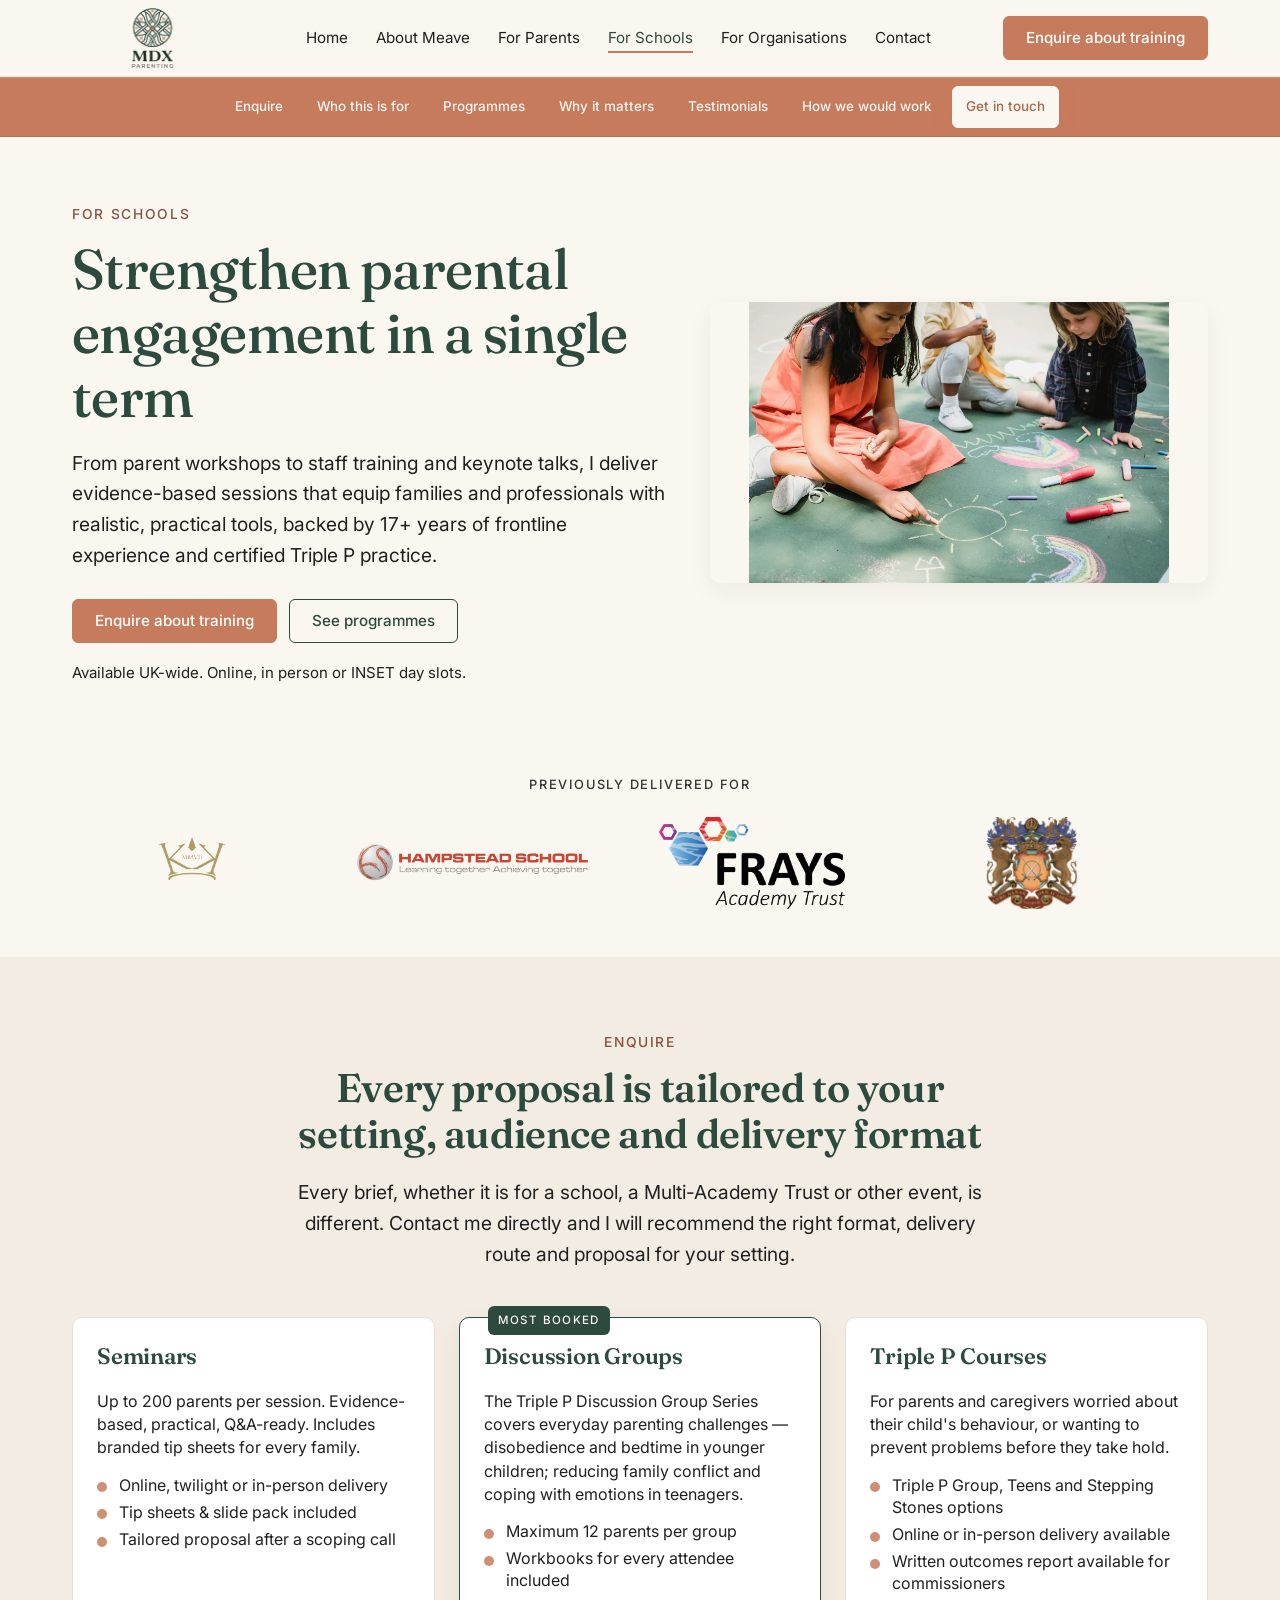
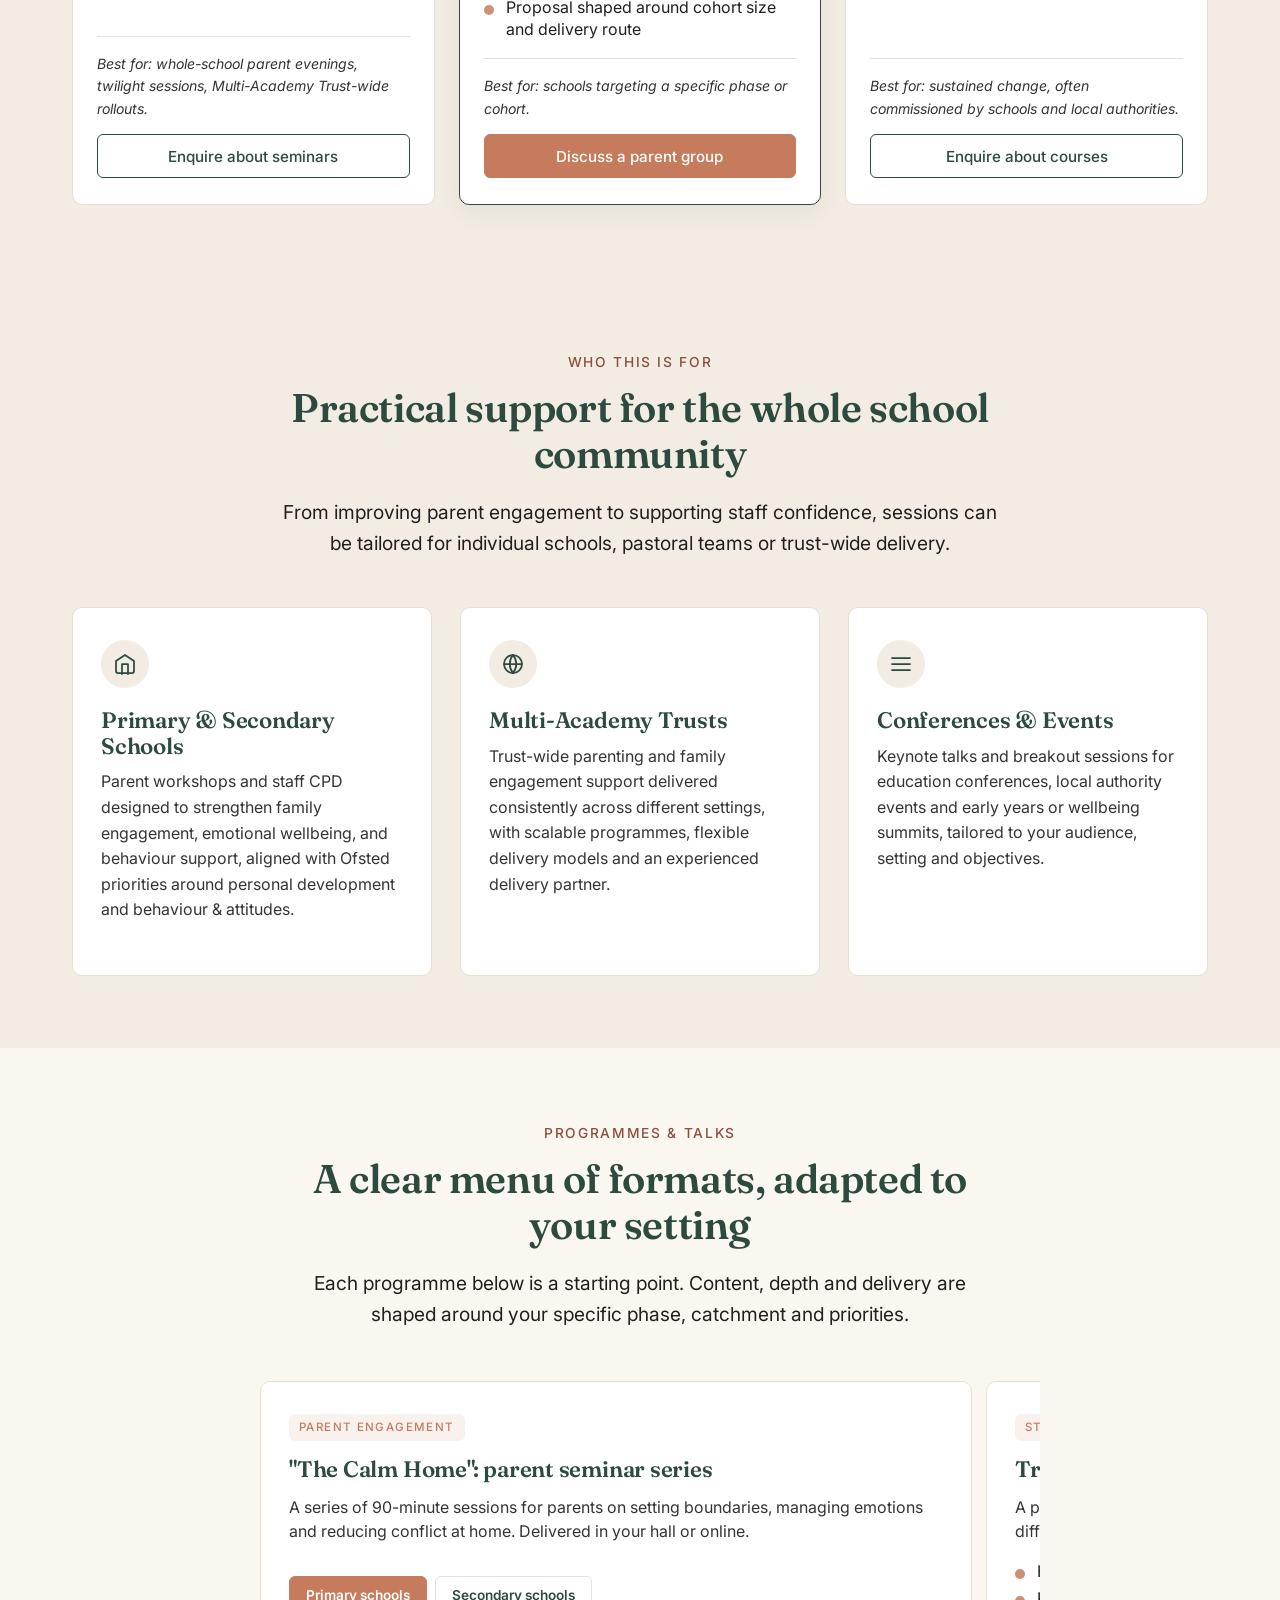
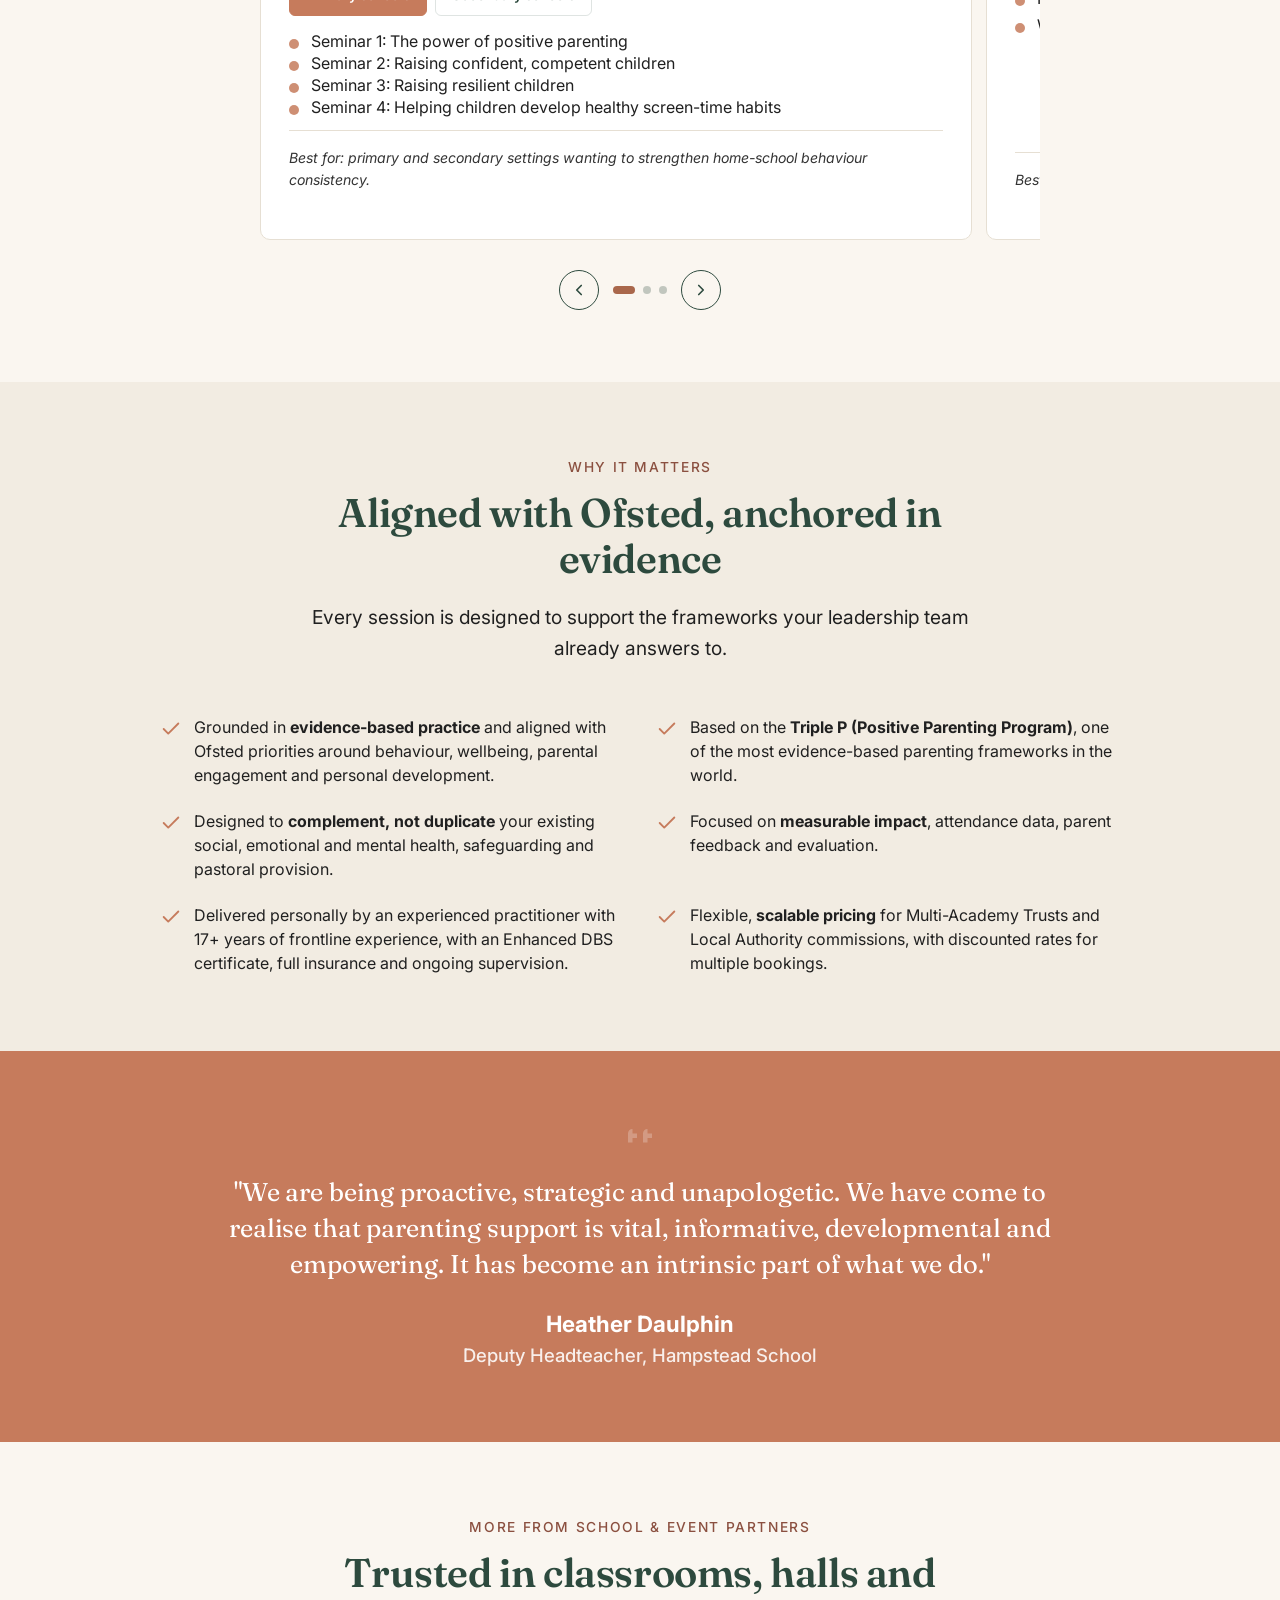
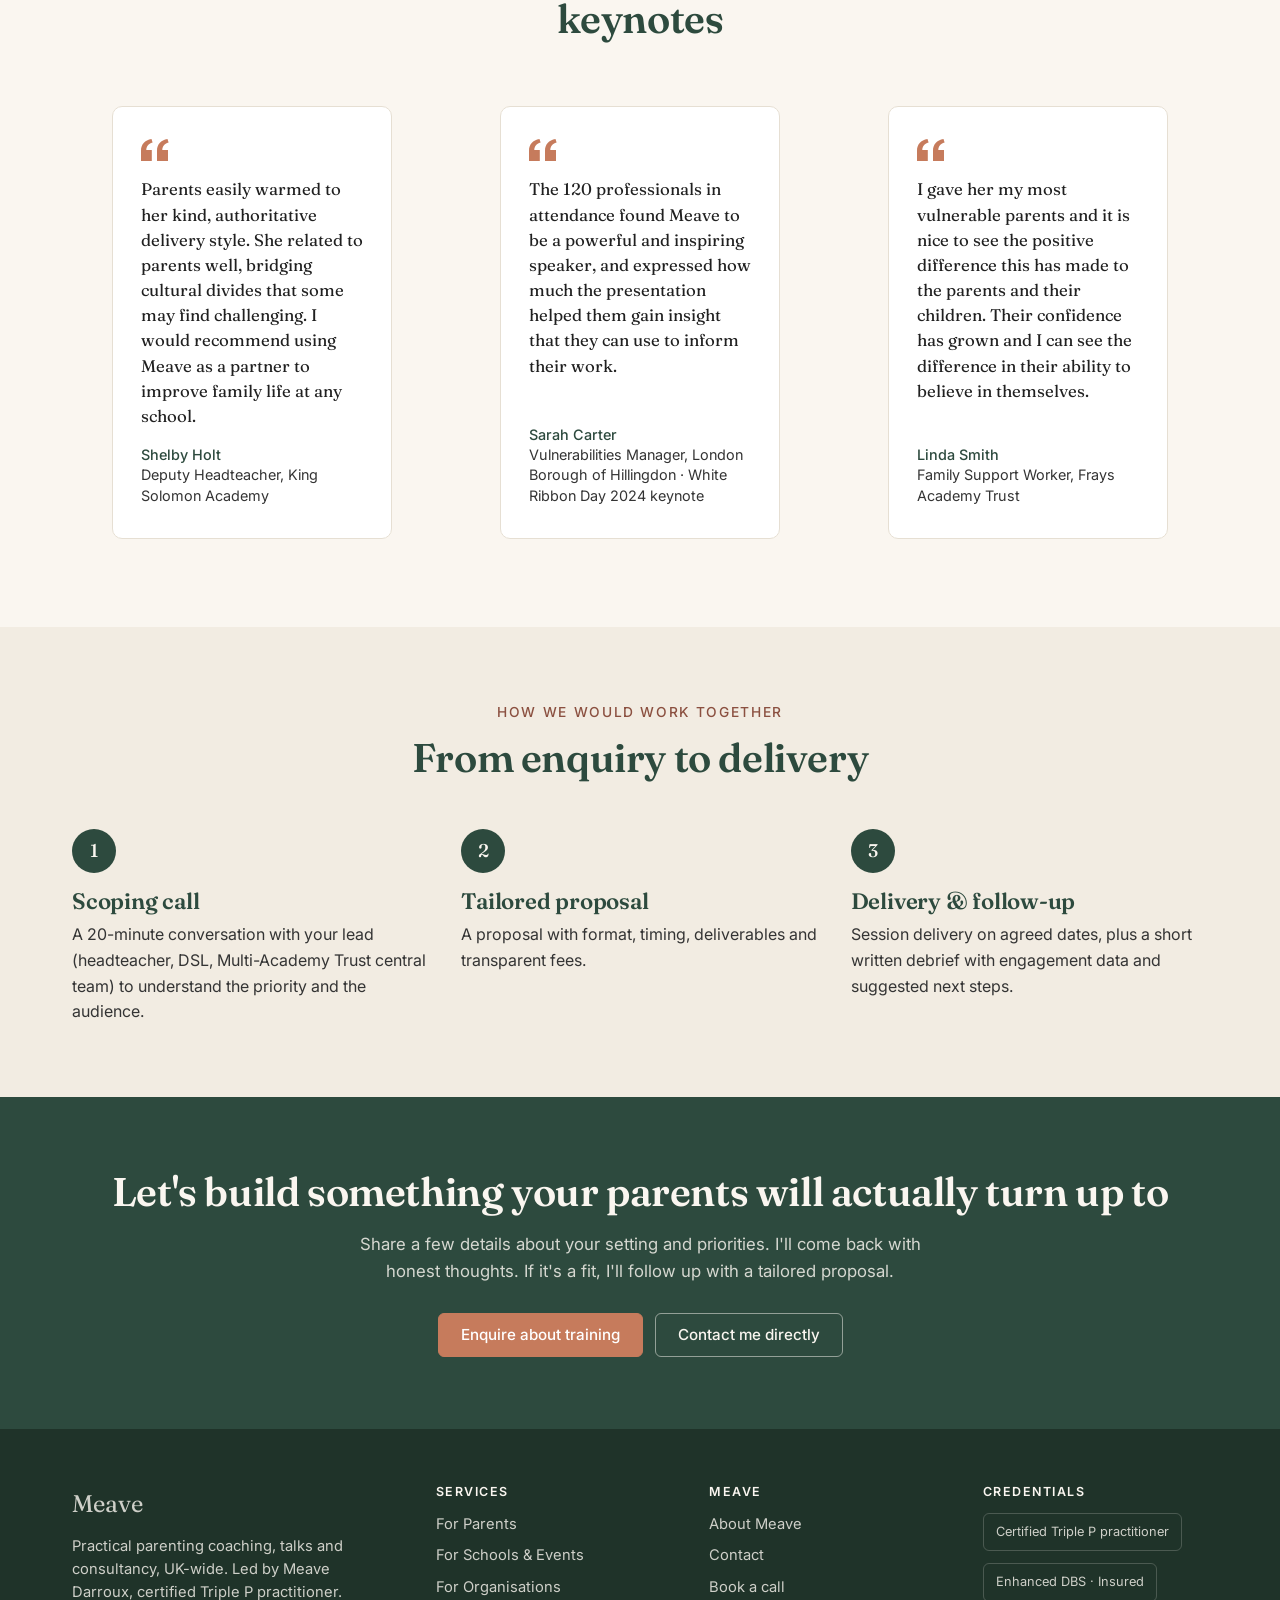
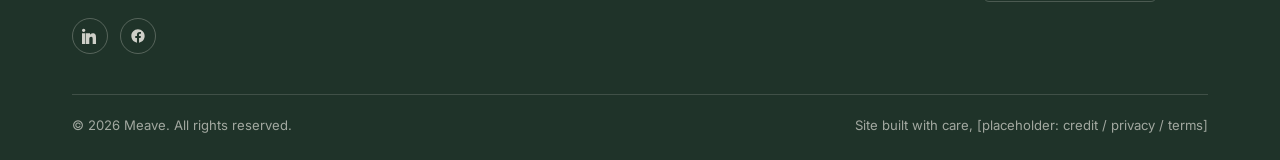
<file: for-schools.html>
<!doctype html>
<html lang="en-GB">
<head>
  <meta charset="utf-8" />
  <meta name="viewport" content="width=device-width, initial-scale=1" />
  <title>For Schools &amp; Events — Talks, workshops and keynotes with Meave</title>
  <meta name="description" content="Ofsted-aligned parental engagement and keynote talks for UK schools, Multi-Academy Trusts and conferences — delivered by certified Triple P practitioner Meave." />
  <link rel="icon" type="image/png" href="logos/logo22.png" />
  <link rel="apple-touch-icon" href="logos/logo22.png" />

  <link rel="preconnect" href="https://fonts.googleapis.com" />
  <link rel="preconnect" href="https://fonts.gstatic.com" crossorigin />
  <link href="https://fonts.googleapis.com/css2?family=Fraunces:opsz,wght@9..144,400;9..144,500;9..144,600&family=Inter:wght@400;500;600&display=swap" rel="stylesheet" />

  <link rel="stylesheet" href="css/style.css" />
</head>
<body class="page-inner">

  <header class="site-header">
    <div class="container site-header__inner">
      <a href="index.html" class="site-logo" aria-label="Meave — home">
        <img src="logos/logo22.png" alt="Meave Darroux" />
      </a>

      <nav class="site-nav" aria-label="Primary">
        <ul class="site-nav__list">
          <li><a class="site-nav__link" href="index.html">Home</a></li>
          <li class="site-nav__item--has-menu">
            <a class="site-nav__link" href="about.html">About Meave</a>
            <ul class="site-nav__submenu">
              <li><a href="about.html#story">Hear from me</a></li>
              <li><a href="about.html#how-i-work">How I work</a></li>
              <li><a href="about.html#what-is-triple-p">What is Triple P?</a></li>
              <li><a href="about.html#qualifications">Credentials</a></li>
              <li><a href="about.html#ready">Ready to work together</a></li>
            </ul>
          </li>
          <li class="site-nav__item--has-menu">
            <a class="site-nav__link" href="for-parents.html">For Parents</a>
            <ul class="site-nav__submenu">
              <li><a href="for-parents.html#packages">Coaching packages</a></li>
              <li><a href="for-parents.html#is-this-you">Is this you?</a></li>
              <li><a href="for-parents.html#what-support">What support looks like</a></li>
              <li><a href="for-parents.html#testimonials">What parents say</a></li>
              <li><a href="for-parents.html#faqs">FAQs</a></li>
            </ul>
          </li>
          <li class="site-nav__item--has-menu">
            <a class="site-nav__link" href="for-schools.html" aria-current="page">For Schools</a>
            <ul class="site-nav__submenu">
              <li><a href="for-schools.html#fees">Enquire</a></li>
              <li><a href="for-schools.html#who">Who this is for</a></li>
              <li><a href="for-schools.html#programmes">Programmes</a></li>
              <li><a href="for-schools.html#why">Why it matters</a></li>
              <li><a href="for-schools.html#testimonials">Testimonials</a></li>
              <li><a href="for-schools.html#how-we-work">How we would work</a></li>
              <li><a href="for-schools.html#cta">Get in touch</a></li>
            </ul>
          </li>
          <li class="site-nav__item--has-menu">
            <a class="site-nav__link" href="for-organisations.html">For Organisations</a>
            <ul class="site-nav__submenu">
              <li><a href="for-organisations.html#who">Who I work with</a></li>
              <li><a href="for-organisations.html#for-employers">For Employers</a></li>
              <li><a href="for-organisations.html#models">Engagement models</a></li>
              <li><a href="for-organisations.html#voices">Voices</a></li>
            </ul>
          </li>
          <li><a class="site-nav__link" href="contact.html">Contact</a></li>
        </ul>
      </nav>

      <a href="contact.html" class="btn btn-accent site-header__cta">Enquire about training</a>

      <button type="button" class="nav-toggle" aria-label="Open navigation" aria-expanded="false" aria-controls="mobile-nav">
        <svg class="nav-toggle__open" width="22" height="22" viewBox="0 0 24 24" fill="none" stroke="currentColor" stroke-width="1.75" stroke-linecap="round" aria-hidden="true">
          <line x1="4" y1="7" x2="20" y2="7" />
          <line x1="4" y1="12" x2="20" y2="12" />
          <line x1="4" y1="17" x2="20" y2="17" />
        </svg>
        <svg class="nav-toggle__close" width="22" height="22" viewBox="0 0 24 24" fill="none" stroke="currentColor" stroke-width="1.75" stroke-linecap="round" aria-hidden="true">
          <line x1="6" y1="6" x2="18" y2="18" />
          <line x1="18" y1="6" x2="6" y2="18" />
        </svg>
      </button>
    </div>

  </header>

  <div class="mobile-nav" id="mobile-nav">
    <ul class="mobile-nav__list">
      <li><a class="mobile-nav__link" href="index.html">Home</a></li>
      <li class="mobile-nav__item--has-menu">
        <a class="mobile-nav__link" href="about.html">About Meave</a>
        <ul class="mobile-nav__submenu">
          <li><a class="mobile-nav__sublink" href="about.html#story">Hear from me</a></li>
          <li><a class="mobile-nav__sublink" href="about.html#how-i-work">How I work</a></li>
          <li><a class="mobile-nav__sublink" href="about.html#what-is-triple-p">What is Triple P?</a></li>
          <li><a class="mobile-nav__sublink" href="about.html#qualifications">Credentials</a></li>
          <li><a class="mobile-nav__sublink" href="about.html#ready">Ready to work together</a></li>
        </ul>
      </li>
      <li class="mobile-nav__item--has-menu">
        <a class="mobile-nav__link" href="for-parents.html">For Parents</a>
        <ul class="mobile-nav__submenu">
          <li><a class="mobile-nav__sublink" href="for-parents.html#packages">Coaching packages</a></li>
          <li><a class="mobile-nav__sublink" href="for-parents.html#is-this-you">Is this you?</a></li>
          <li><a class="mobile-nav__sublink" href="for-parents.html#what-support">What support looks like</a></li>
          <li><a class="mobile-nav__sublink" href="for-parents.html#testimonials">What parents say</a></li>
          <li><a class="mobile-nav__sublink" href="for-parents.html#faqs">FAQs</a></li>
        </ul>
      </li>
      <li class="mobile-nav__item--has-menu">
        <a class="mobile-nav__link" href="for-schools.html" aria-current="page">For Schools &amp; Events</a>
        <ul class="mobile-nav__submenu">
          <li><a class="mobile-nav__sublink" href="for-schools.html#fees">Enquire</a></li>
          <li><a class="mobile-nav__sublink" href="for-schools.html#who">Who this is for</a></li>
          <li><a class="mobile-nav__sublink" href="for-schools.html#programmes">Programmes</a></li>
          <li><a class="mobile-nav__sublink" href="for-schools.html#why">Why it matters</a></li>
          <li><a class="mobile-nav__sublink" href="for-schools.html#testimonials">Testimonials</a></li>
          <li><a class="mobile-nav__sublink" href="for-schools.html#how-we-work">How we would work</a></li>
          <li><a class="mobile-nav__sublink" href="for-schools.html#cta">Get in touch</a></li>
        </ul>
      </li>
      <li class="mobile-nav__item--has-menu">
        <a class="mobile-nav__link" href="for-organisations.html">For Organisations</a>
        <ul class="mobile-nav__submenu">
          <li><a class="mobile-nav__sublink" href="for-organisations.html#who">Who I work with</a></li>
          <li><a class="mobile-nav__sublink" href="for-organisations.html#for-employers">For Employers</a></li>
          <li><a class="mobile-nav__sublink" href="for-organisations.html#models">Engagement models</a></li>
          <li><a class="mobile-nav__sublink" href="for-organisations.html#voices">Voices</a></li>
        </ul>
      </li>
      <li><a class="mobile-nav__link" href="contact.html">Contact</a></li>
    </ul>
    <a href="contact.html" class="btn btn-accent mobile-nav__cta">Enquire about training</a>
  </div>

  <main id="main">

    <!-- Sticky in-page section nav -->
    <nav class="page-nav-sticky page-nav-sticky--top" aria-label="Section navigation">
      <div class="container">
        <ul class="page-nav-sticky__list">
          <li><a class="page-nav-sticky__pill" href="#fees">Enquire</a></li>
          <li><a class="page-nav-sticky__pill" href="#who">Who this is for</a></li>
          <li><a class="page-nav-sticky__pill" href="#programmes">Programmes</a></li>
          <li><a class="page-nav-sticky__pill" href="#why">Why it matters</a></li>
          <li><a class="page-nav-sticky__pill" href="#testimonials">Testimonials</a></li>
          <li><a class="page-nav-sticky__pill" href="#how-we-work">How we would work</a></li>
          <li><a class="page-nav-sticky__pill" href="#cta">Get in touch</a></li>
        </ul>
      </div>
    </nav>

    <!-- Page hero -->
    <section class="page-hero">
      <div class="container">
        <div class="page-hero__grid">
          <div class="page-hero__body">
            <span class="eyebrow">For Schools</span>
            <h1>Strengthen parental engagement in a single term</h1>
            <p class="lede">From parent workshops to staff training and keynote talks, I deliver evidence-based sessions that equip families and professionals with realistic, practical tools, backed by 17+ years of frontline experience and certified Triple P practice.</p>
            <div class="page-hero__ctas">
              <a href="contact.html" class="btn btn-accent">Enquire about training</a>
              <a href="#programmes" class="btn btn-ghost">See programmes</a>
            </div>
            <p class="page-hero__fineprint">Available UK-wide. Online, in person or INSET day slots.</p>
          </div>
          <div class="page-hero__image page-hero__image--landscape">
            <picture>
              <source type="image/webp" srcset="images/schools-hero-children.webp">
              <img src="images/schools-hero-children.jpg" alt="Diverse children drawing with chalk in a playground" loading="eager" class="image-focus-top" width="1600" height="1067" />
            </picture>
          </div>
        </div>
      </div>
    </section>

    <!-- Client logos / who I've worked with -->
    <section class="section logo-strip school-logo-strip">
      <div class="container">
        <p class="logo-strip__label">Previously delivered for</p>
        <div class="logo-strip__row">
          <span class="logo-strip__item logo-strip__item--logo">
            <img src="logos/king-solomon.png" alt="King Solomon Academy" />
          </span>
          <span class="logo-strip__item logo-strip__item--logo">
            <img src="logos/hampstead-school.png" alt="Hampstead School" />
          </span>
          <span class="logo-strip__item logo-strip__item--logo">
            <img src="logos/frays-removebg-preview.png" alt="Frays Academy Trust" />
          </span>
          <span class="logo-strip__item logo-strip__item--logo">
            <img src="logos/gnanak-removebg-preview.png" alt="Guru Nanak Academy" />
          </span>
          <span class="logo-strip__item logo-strip__item--logo">
            <img src="logos/forest_prep_-removebg-preview.png" alt="Forest Prep" />
          </span>
          <span class="logo-strip__item logo-strip__item--logo">
            <img src="logos/northwood-removebg-preview.png" alt="Northwood Secondary" />
          </span>
          <span class="logo-strip__item logo-strip__item--logo">
            <img src="logos/BCP-Council-RGB-white-keyline.svg" alt="Christchurch &amp; Poole Council" />
          </span>
        </div>
      </div>
    </section>

    <!-- Enquiry / bespoke pricing -->
    <section class="section section--alt" id="fees">
      <div class="container">
        <div class="section__head">
          <span class="eyebrow">Enquire</span>
          <h2>Every proposal is tailored to your setting, audience and delivery format</h2>
          <p class="lede">Every brief, whether it is for a school, a Multi-Academy Trust or other event, is different. Contact me directly and I will recommend the right format, delivery route and proposal for your setting.</p>
        </div>

        <div class="packages-carousel" data-packages-carousel>
          <div class="package-grid packages-carousel__track">
            <article class="package-card">
              <header class="package-card__head">
                <h3>Seminars</h3>
              </header>
              <p class="package-card__sub">Up to 200 parents per session. Evidence-based, practical, Q&amp;A-ready. Includes branded tip sheets for every family.</p>
              <ul class="inline-check-list">
                <li>Online, twilight or in-person delivery</li>
                <li>Tip sheets &amp; slide pack included</li>
                <li>Tailored proposal after a scoping call</li>
              </ul>
              <p class="programme-card__meta">Best for: whole-school parent evenings, twilight sessions, Multi-Academy Trust-wide rollouts.</p>
              <a href="contact.html" class="btn btn-ghost package-card__cta">Enquire about seminars</a>
            </article>

            <article class="package-card package-card--feature">
              <span class="package-card__tag">Most booked</span>
              <header class="package-card__head">
                <h3>Discussion Groups</h3>
              </header>
              <p class="package-card__sub">The Triple P Discussion Group Series covers everyday parenting challenges — disobedience and bedtime in younger children; reducing family conflict and coping with emotions in teenagers.</p>
              <ul class="inline-check-list">
                <li>Maximum 12 parents per group</li>
                <li>Workbooks for every attendee included</li>
                <li>Proposal shaped around cohort size and delivery route</li>
              </ul>
              <p class="programme-card__meta">Best for: schools targeting a specific phase or cohort.</p>
              <a href="contact.html" class="btn btn-accent package-card__cta">Discuss a parent group</a>
            </article>

            <article class="package-card">
              <header class="package-card__head">
                <h3>Triple P Courses</h3>
              </header>
              <p class="package-card__sub">For parents and caregivers worried about their child's behaviour, or wanting to prevent problems before they take hold.</p>
              <ul class="inline-check-list">
                <li>Triple P Group, Teens and Stepping Stones options</li>
                <li>Online or in-person delivery available</li>
                <li>Written outcomes report available for commissioners</li>
              </ul>
              <p class="programme-card__meta">Best for: sustained change, often commissioned by schools and local authorities.</p>
              <a href="contact.html" class="btn btn-ghost package-card__cta">Enquire about courses</a>
            </article>
          </div>

          <div class="packages-carousel__controls" aria-label="Package navigation">
            <button type="button" class="packages-carousel__btn packages-carousel__btn--prev" aria-label="Previous package">
              <svg width="18" height="18" viewBox="0 0 24 24" fill="none" stroke="currentColor" stroke-width="2.2" stroke-linecap="round" stroke-linejoin="round" aria-hidden="true"><path d="M15 18l-6-6 6-6"/></svg>
            </button>
            <div class="packages-carousel__dots" role="tablist">
              <button type="button" class="packages-carousel__dot is-active" aria-label="Go to package 1"></button>
              <button type="button" class="packages-carousel__dot" aria-label="Go to package 2"></button>
              <button type="button" class="packages-carousel__dot" aria-label="Go to package 3"></button>
            </div>
            <button type="button" class="packages-carousel__btn packages-carousel__btn--next" aria-label="Next package">
              <svg width="18" height="18" viewBox="0 0 24 24" fill="none" stroke="currentColor" stroke-width="2.2" stroke-linecap="round" stroke-linejoin="round" aria-hidden="true"><path d="M9 6l6 6-6 6"/></svg>
            </button>
          </div>
        </div>
      </div>
    </section>

    <!-- Who benefits -->
    <section id="who" class="section section--alt">
      <div class="container">
        <div class="section__head">
          <span class="eyebrow">Who this is for</span>
          <h2>Practical support for the whole school community</h2>
          <p class="lede">From improving parent engagement to supporting staff confidence, sessions can be tailored for individual schools, pastoral teams or trust-wide delivery.</p>
        </div>

        <div class="schools-who-carousel" data-schools-who-carousel>
          <div class="card-grid schools-who-carousel__track">
            <article class="card">
              <div class="card__icon" aria-hidden="true">
                <svg width="24" height="24" viewBox="0 0 24 24" fill="none" stroke="currentColor" stroke-width="1.75" stroke-linecap="round" stroke-linejoin="round"><path d="M3 9l9-6 9 6v10a2 2 0 0 1-2 2H5a2 2 0 0 1-2-2z"/><path d="M9 22V12h6v10"/></svg>
              </div>
              <h3 class="card__title">Primary &amp; Secondary Schools</h3>
              <p class="card__body">Parent workshops and staff CPD designed to strengthen family engagement, emotional wellbeing, and behaviour support, aligned with Ofsted priorities around personal development and behaviour &amp; attitudes.</p>
            </article>

            <article class="card">
              <div class="card__icon" aria-hidden="true">
                <svg width="24" height="24" viewBox="0 0 24 24" fill="none" stroke="currentColor" stroke-width="1.75" stroke-linecap="round" stroke-linejoin="round"><circle cx="12" cy="12" r="9"/><path d="M3 12h18"/><path d="M12 3a14 14 0 0 1 0 18"/><path d="M12 3a14 14 0 0 0 0 18"/></svg>
              </div>
              <h3 class="card__title">Multi-Academy Trusts</h3>
              <p class="card__body">Trust-wide parenting and family engagement support delivered consistently across different settings, with scalable programmes, flexible delivery models and an experienced delivery partner.</p>
            </article>

            <article class="card">
              <div class="card__icon" aria-hidden="true">
                <svg width="24" height="24" viewBox="0 0 24 24" fill="none" stroke="currentColor" stroke-width="1.75" stroke-linecap="round" stroke-linejoin="round"><path d="M3 6h18"/><path d="M3 12h18"/><path d="M3 18h18"/></svg>
              </div>
              <h3 class="card__title">Conferences &amp; Events</h3>
              <p class="card__body">Keynote talks and breakout sessions for education conferences, local authority events and early years or wellbeing summits, tailored to your audience, setting and objectives.</p>
            </article>
          </div>

          <div class="schools-who-carousel__controls">
            <button type="button" class="schools-who-carousel__btn schools-who-carousel__btn--prev" aria-label="Previous">
              <svg width="18" height="18" viewBox="0 0 24 24" fill="none" stroke="currentColor" stroke-width="2.2" stroke-linecap="round" stroke-linejoin="round" aria-hidden="true"><path d="M15 18l-6-6 6-6"/></svg>
            </button>
            <div class="schools-who-carousel__dots">
              <button type="button" class="schools-who-carousel__dot is-active" aria-label="Slide 1"></button>
              <button type="button" class="schools-who-carousel__dot" aria-label="Slide 2"></button>
              <button type="button" class="schools-who-carousel__dot" aria-label="Slide 3"></button>
            </div>
            <button type="button" class="schools-who-carousel__btn schools-who-carousel__btn--next" aria-label="Next">
              <svg width="18" height="18" viewBox="0 0 24 24" fill="none" stroke="currentColor" stroke-width="2.2" stroke-linecap="round" stroke-linejoin="round" aria-hidden="true"><path d="M9 6l6 6-6 6"/></svg>
            </button>
          </div>
        </div>
      </div>
    </section>

    <!-- Programmes -->
    <section class="section" id="programmes">
      <div class="container">
        <div class="section__head">
          <span class="eyebrow">Programmes &amp; talks</span>
          <h2>A clear menu of formats, adapted to your setting</h2>
          <p class="lede">Each programme below is a starting point. Content, depth and delivery are shaped around your specific phase, catchment and priorities.</p>
        </div>

        <div class="schools-programmes-carousel schools-programmes-carousel--desktop" data-schools-programmes-carousel>
          <div class="programme-grid schools-programmes-carousel__track">
            <article class="programme-card">
              <span class="programme-card__tag">Parent engagement</span>
              <h3>"The Calm Home": parent seminar series</h3>
              <p>A series of 90-minute sessions for parents on setting boundaries, managing emotions and reducing conflict at home. Delivered in your hall or online.</p>
              <div class="programme-tabs">
                <input type="radio" id="prog-primary" name="prog-tabs" class="programme-tabs__input" checked />
                <input type="radio" id="prog-secondary" name="prog-tabs" class="programme-tabs__input" />
                <div class="programme-tabs__head" role="tablist" aria-label="Seminar topics by school phase">
                  <label for="prog-primary" class="programme-tabs__btn" role="tab">Primary schools</label>
                  <label for="prog-secondary" class="programme-tabs__btn" role="tab">Secondary schools</label>
                </div>
                <ul class="programme-tabs__panel programme-tabs__panel--primary inline-check-list" role="tabpanel" aria-labelledby="prog-primary">
                  <li>Seminar 1: The power of positive parenting</li>
                  <li>Seminar 2: Raising confident, competent children</li>
                  <li>Seminar 3: Raising resilient children</li>
                  <li>Seminar 4: Helping children develop healthy screen-time habits</li>
                </ul>
                <ul class="programme-tabs__panel programme-tabs__panel--secondary inline-check-list" role="tabpanel" aria-labelledby="prog-secondary">
                  <li>Seminar 1: Raising responsible teenagers</li>
                  <li>Seminar 2: Raising competent teenagers</li>
                  <li>Seminar 3: Getting teenagers connected</li>
                </ul>
              </div>
              <p class="programme-card__meta">Best for: primary and secondary settings wanting to strengthen home-school behaviour consistency.</p>
            </article>

            <article class="programme-card">
              <span class="programme-card__tag">Staff CPD</span>
              <h3>Trauma-aware conversations with parents</h3>
              <p>A practical CPD day for pastoral staff, SENCOs and senior leaders on how to have difficult parent conversations without escalating them.</p>
              <ul class="inline-check-list">
                <li>Half day INSET session</li>
                <li>Realistic role-play scenarios from your setting</li>
                <li>Written framework staff can apply the next morning</li>
              </ul>
              <p class="programme-card__meta">Best for: schools where parent complaints or escalations are climbing.</p>
            </article>

            <article class="programme-card">
              <span class="programme-card__tag">Keynote</span>
              <h3>Keynote: "Parents aren't the problem."</h3>
              <p>A 45-minute signature talk for education and early-years conferences on why genuine parental partnership, not another policy, is the fastest route to positive student outcomes.</p>
              <ul class="inline-check-list">
                <li>45-minute keynote plus 15-minute Q&amp;A</li>
                <li>Slide deck and speaker notes supplied in advance</li>
                <li>Can be tailored to your conference theme</li>
              </ul>
              <p class="programme-card__meta">Best for: headline slots at Multi-Academy Trust, Local Authority events, and sector summits.</p>
            </article>
          </div>

          <div class="schools-programmes-carousel__controls">
            <button type="button" class="schools-programmes-carousel__btn schools-programmes-carousel__btn--prev" aria-label="Previous">
              <svg width="18" height="18" viewBox="0 0 24 24" fill="none" stroke="currentColor" stroke-width="2.2" stroke-linecap="round" stroke-linejoin="round" aria-hidden="true"><path d="M15 18l-6-6 6-6"/></svg>
            </button>
            <div class="schools-programmes-carousel__dots">
              <button type="button" class="schools-programmes-carousel__dot is-active" aria-label="Slide 1"></button>
              <button type="button" class="schools-programmes-carousel__dot" aria-label="Slide 2"></button>
              <button type="button" class="schools-programmes-carousel__dot" aria-label="Slide 3"></button>
            </div>
            <button type="button" class="schools-programmes-carousel__btn schools-programmes-carousel__btn--next" aria-label="Next">
              <svg width="18" height="18" viewBox="0 0 24 24" fill="none" stroke="currentColor" stroke-width="2.2" stroke-linecap="round" stroke-linejoin="round" aria-hidden="true"><path d="M9 6l6 6-6 6"/></svg>
            </button>
          </div>
        </div>
      </div>
    </section>

    <!-- Alignment strip / outcomes -->
    <section id="why" class="section section--alt">
      <div class="container">
        <div class="section__head">
          <span class="eyebrow">Why it matters</span>
          <h2>Aligned with Ofsted, anchored in evidence</h2>
          <p class="lede">Every session is designed to support the frameworks your leadership team already answers to.</p>
        </div>

        <ul class="check-list check-list--two">
          <li>
            <svg width="22" height="22" viewBox="0 0 24 24" fill="none" stroke="currentColor" stroke-width="2" stroke-linecap="round" stroke-linejoin="round" aria-hidden="true"><polyline points="20 6 9 17 4 12"/></svg>
            <span>Grounded in <strong>evidence-based practice</strong> and aligned with Ofsted priorities around behaviour, wellbeing, parental engagement and personal development.</span>
          </li>
          <li>
            <svg width="22" height="22" viewBox="0 0 24 24" fill="none" stroke="currentColor" stroke-width="2" stroke-linecap="round" stroke-linejoin="round" aria-hidden="true"><polyline points="20 6 9 17 4 12"/></svg>
            <span>Based on the <strong>Triple P (Positive Parenting Program)</strong>, one of the most evidence-based parenting frameworks in the world.</span>
          </li>
          <li>
            <svg width="22" height="22" viewBox="0 0 24 24" fill="none" stroke="currentColor" stroke-width="2" stroke-linecap="round" stroke-linejoin="round" aria-hidden="true"><polyline points="20 6 9 17 4 12"/></svg>
            <span>Designed to <strong>complement, not duplicate</strong> your existing social, emotional and mental health, safeguarding and pastoral provision.</span>
          </li>
          <li>
            <svg width="22" height="22" viewBox="0 0 24 24" fill="none" stroke="currentColor" stroke-width="2" stroke-linecap="round" stroke-linejoin="round" aria-hidden="true"><polyline points="20 6 9 17 4 12"/></svg>
            <span>Focused on <strong>measurable impact</strong>, attendance data, parent feedback and evaluation.</span>
          </li>
          <li>
            <svg width="22" height="22" viewBox="0 0 24 24" fill="none" stroke="currentColor" stroke-width="2" stroke-linecap="round" stroke-linejoin="round" aria-hidden="true"><polyline points="20 6 9 17 4 12"/></svg>
            <span>Delivered personally by an experienced practitioner with 17+ years of frontline experience, with an Enhanced DBS certificate, full insurance and ongoing supervision.</span>
          </li>
          <li>
            <svg width="22" height="22" viewBox="0 0 24 24" fill="none" stroke="currentColor" stroke-width="2" stroke-linecap="round" stroke-linejoin="round" aria-hidden="true"><polyline points="20 6 9 17 4 12"/></svg>
            <span>Flexible, <strong>scalable pricing</strong> for Multi-Academy Trusts and Local Authority commissions, with discounted rates for multiple bookings.</span>
          </li>
        </ul>
      </div>
    </section>

    <!-- Testimonial highlight -->
    <section id="testimonials" class="section featured-quote">
      <div class="container">
        <article class="pull-quote">
          <svg class="pull-quote__mark" width="36" height="36" viewBox="0 0 24 24" fill="currentColor" aria-hidden="true"><path d="M7 7h3v3H7v3H4V7a3 3 0 0 1 3-3V7zm10 0h3v3h-3v3h-3V7a3 3 0 0 1 3-3V7z"/></svg>
          <blockquote>"We are being proactive, strategic and unapologetic. We have come to realise that parenting support is vital, informative, developmental and empowering. It has become an intrinsic part of what we do."</blockquote>
          <cite>
            <strong>Heather Daulphin</strong>
            Deputy Headteacher, Hampstead School
          </cite>
        </article>
      </div>
    </section>

    <!-- More testimonials -->
    <section class="section">
      <div class="container">
        <div class="section__head">
          <span class="eyebrow">More from school &amp; event partners</span>
          <h2>Trusted in classrooms, halls and keynotes</h2>
        </div>

        <div class="testimonials-carousel" data-testimonial-carousel>
          <div class="card-grid testimonials-carousel__track">
            <figure class="testimonial">
              <svg class="testimonial__mark" width="28" height="22" viewBox="0 0 28 22" fill="currentColor" aria-hidden="true"><path d="M0 22V11.5C0 5.6 3.7 1.2 10.5 0l1.1 3.5C7.2 4.9 5.3 7.6 5.3 11.1h5.5V22H0zm16 0V11.5C16 5.6 19.7 1.2 26.5 0l1.1 3.5c-4.4 1.4-6.3 4.1-6.3 7.6H27V22H16z"/></svg>
              <blockquote class="testimonial__quote">Parents easily warmed to her kind, authoritative delivery style. She related to parents well, bridging cultural divides that some may find challenging. I would recommend using Meave as a partner to improve family life at any school.</blockquote>
              <figcaption class="testimonial__attrib">
                <span class="testimonial__name">Shelby Holt</span>
                Deputy Headteacher, King Solomon Academy
              </figcaption>
            </figure>

            <figure class="testimonial">
              <svg class="testimonial__mark" width="28" height="22" viewBox="0 0 28 22" fill="currentColor" aria-hidden="true"><path d="M0 22V11.5C0 5.6 3.7 1.2 10.5 0l1.1 3.5C7.2 4.9 5.3 7.6 5.3 11.1h5.5V22H0zm16 0V11.5C16 5.6 19.7 1.2 26.5 0l1.1 3.5c-4.4 1.4-6.3 4.1-6.3 7.6H27V22H16z"/></svg>
              <blockquote class="testimonial__quote">The 120 professionals in attendance found Meave to be a powerful and inspiring speaker, and expressed how much the presentation helped them gain insight that they can use to inform their work.</blockquote>
              <figcaption class="testimonial__attrib">
                <span class="testimonial__name">Sarah Carter</span>
                Vulnerabilities Manager, London Borough of Hillingdon &middot; White Ribbon Day 2024 keynote
              </figcaption>
            </figure>

            <figure class="testimonial">
              <svg class="testimonial__mark" width="28" height="22" viewBox="0 0 28 22" fill="currentColor" aria-hidden="true"><path d="M0 22V11.5C0 5.6 3.7 1.2 10.5 0l1.1 3.5C7.2 4.9 5.3 7.6 5.3 11.1h5.5V22H0zm16 0V11.5C16 5.6 19.7 1.2 26.5 0l1.1 3.5c-4.4 1.4-6.3 4.1-6.3 7.6H27V22H16z"/></svg>
              <blockquote class="testimonial__quote">I gave her my most vulnerable parents and it is nice to see the positive difference this has made to the parents and their children. Their confidence has grown and I can see the difference in their ability to believe in themselves.</blockquote>
              <figcaption class="testimonial__attrib">
                <span class="testimonial__name">Linda Smith</span>
                Family Support Worker, Frays Academy Trust
              </figcaption>
            </figure>
          </div>

          <div class="testimonials-carousel__controls">
            <button class="testimonials-carousel__btn testimonials-carousel__btn--prev" aria-label="Previous testimonial">&#8592;</button>
            <div class="testimonials-carousel__dots">
              <button class="testimonials-carousel__dot is-active" aria-label="Testimonial 1"></button>
              <button class="testimonials-carousel__dot" aria-label="Testimonial 2"></button>
              <button class="testimonials-carousel__dot" aria-label="Testimonial 3"></button>
            </div>
            <button class="testimonials-carousel__btn testimonials-carousel__btn--next" aria-label="Next testimonial">&#8594;</button>
          </div>
        </div>
      </div>
    </section>

    <!-- How we work together -->
    <section id="how-we-work" class="section section--alt">
      <div class="container">
        <div class="section__head">
          <span class="eyebrow">How we would work together</span>
          <h2>From enquiry to delivery</h2>
        </div>

        <div class="steps">
          <article class="step">
            <div class="step__num" aria-hidden="true">1</div>
            <h3>Scoping call</h3>
            <p>A 20-minute conversation with your lead (headteacher, DSL, Multi-Academy Trust central team) to understand the priority and the audience.</p>
          </article>
          <article class="step">
            <div class="step__num" aria-hidden="true">2</div>
            <h3>Tailored proposal</h3>
            <p>A proposal with format, timing, deliverables and transparent fees.</p>
          </article>
          <article class="step">
            <div class="step__num" aria-hidden="true">3</div>
            <h3>Delivery &amp; follow-up</h3>
            <p>Session delivery on agreed dates, plus a short written debrief with engagement data and suggested next steps.</p>
          </article>
        </div>
      </div>
    </section>

    <!-- Final CTA -->
    <section id="cta" class="section section--dark cta-band">
      <div class="container">
        <h2>Let's build something your parents will actually turn up to</h2>
        <p>Share a few details about your setting and priorities. I'll come back with honest thoughts. If it's a fit, I'll follow up with a tailored proposal.</p>
        <div class="cta-band__actions">
          <a href="contact.html" class="btn btn-accent">Enquire about training</a>
          <a href="contact.html" class="btn btn-ghost">Contact me directly</a>
        </div>
      </div>
    </section>

  </main>

  <footer class="site-footer">
    <div class="container">
      <div class="site-footer__grid">

        <div>
          <a href="index.html" class="site-footer__brand">Meave</a>
          <p class="site-footer__about">Practical parenting coaching, talks and consultancy, UK-wide. Led by Meave Darroux, certified Triple P practitioner.</p>
          <div class="site-footer__socials">
            <a class="social-link" href="https://www.linkedin.com/in/meavedarroux/" aria-label="LinkedIn" target="_blank" rel="noopener">
              <svg width="16" height="16" viewBox="0 0 24 24" fill="currentColor" aria-hidden="true"><path d="M4.98 3.5C4.98 4.88 3.87 6 2.5 6S0 4.88 0 3.5 1.12 1 2.5 1s2.48 1.12 2.48 2.5zM0 24h5V8H0v16zM7.98 8H12v2.18h.06c.56-1.06 1.93-2.18 3.97-2.18 4.25 0 5 2.8 5 6.44V24h-5v-7.1c0-1.7-.03-3.88-2.36-3.88-2.36 0-2.72 1.85-2.72 3.76V24h-5V8z"/></svg>
            </a>
            <a class="social-link" href="https://www.facebook.com/meave.darroux?locale=en_GB" aria-label="Facebook" target="_blank" rel="noopener">
              <svg width="16" height="16" viewBox="0 0 24 24" fill="currentColor" aria-hidden="true"><path d="M22 12.06C22 6.48 17.52 2 11.94 2S2 6.48 2 12.06c0 5.02 3.66 9.18 8.44 9.94v-7.03H7.9v-2.91h2.54V9.85c0-2.51 1.49-3.9 3.78-3.9 1.1 0 2.24.2 2.24.2v2.46h-1.26c-1.24 0-1.63.77-1.63 1.56v1.88h2.77l-.44 2.91h-2.33V22c4.78-.76 8.43-4.92 8.43-9.94z"/></svg>
            </a>
          </div>
        </div>

        <div>
          <h4 class="site-footer__title">Services</h4>
          <ul class="site-footer__list">
            <li><a href="for-parents.html">For Parents</a></li>
            <li><a href="for-schools.html">For Schools &amp; Events</a></li>
            <li><a href="for-organisations.html">For Organisations</a></li>
          </ul>
        </div>

        <div>
          <h4 class="site-footer__title">Meave</h4>
          <ul class="site-footer__list">
            <li><a href="about.html">About Meave</a></li>
            <li><a href="contact.html">Contact</a></li>
            <li><a href="contact.html">Book a call</a></li>
          </ul>
        </div>

        <div>
          <h4 class="site-footer__title">Credentials</h4>
          <div class="site-footer__credentials">
            <span class="credential-badge">Certified Triple P practitioner</span>
            <span class="credential-badge">Enhanced DBS &middot; Insured</span>
          </div>
        </div>

      </div>

      <div class="site-footer__bottom">
        <span>&copy; <span data-year>2026</span> Meave. All rights reserved.</span>
        <span>Site built with care, [placeholder: credit / privacy / terms]</span>
      </div>
    </div>
  </footer>

  <div class="sticky-cta" aria-hidden="false">
    <a href="contact.html" class="btn btn-accent">Enquire about training</a>
  </div>

  <script src="js/script.js" defer></script>
</body>
</html>
</file>
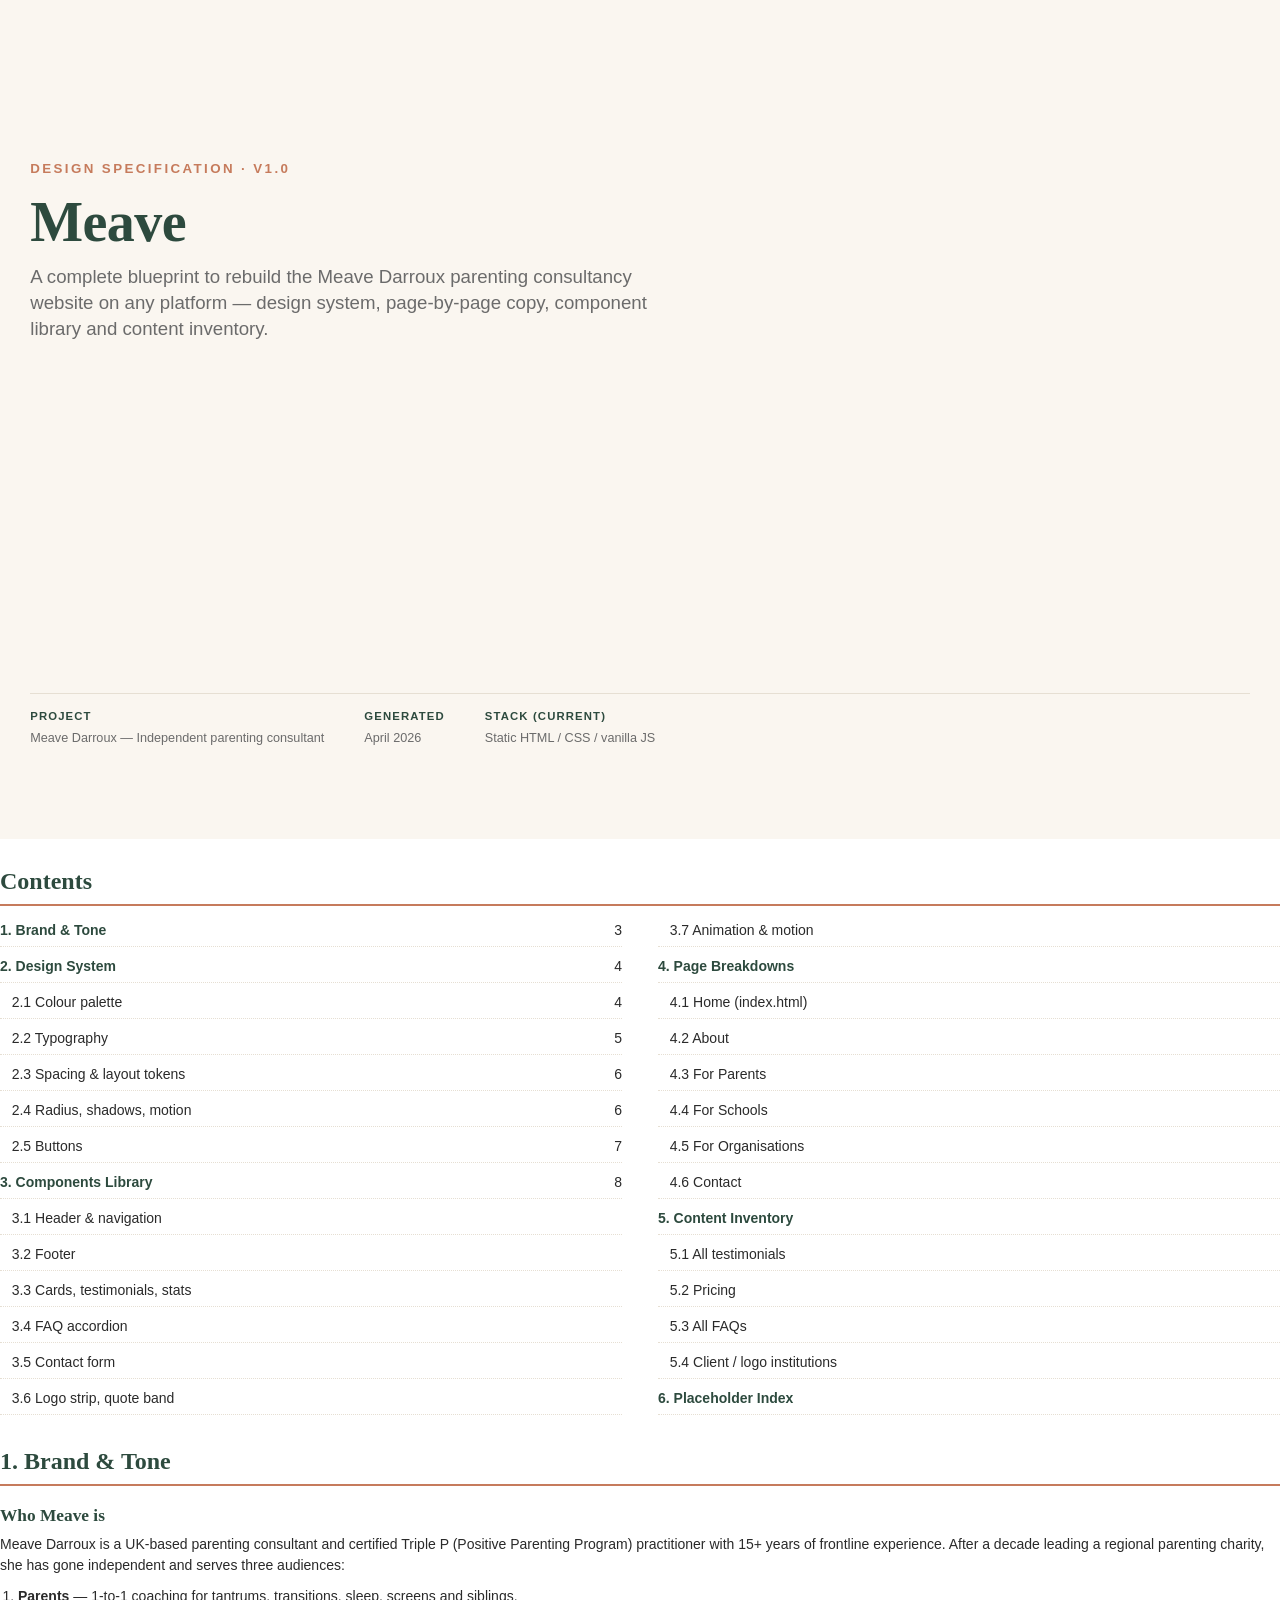
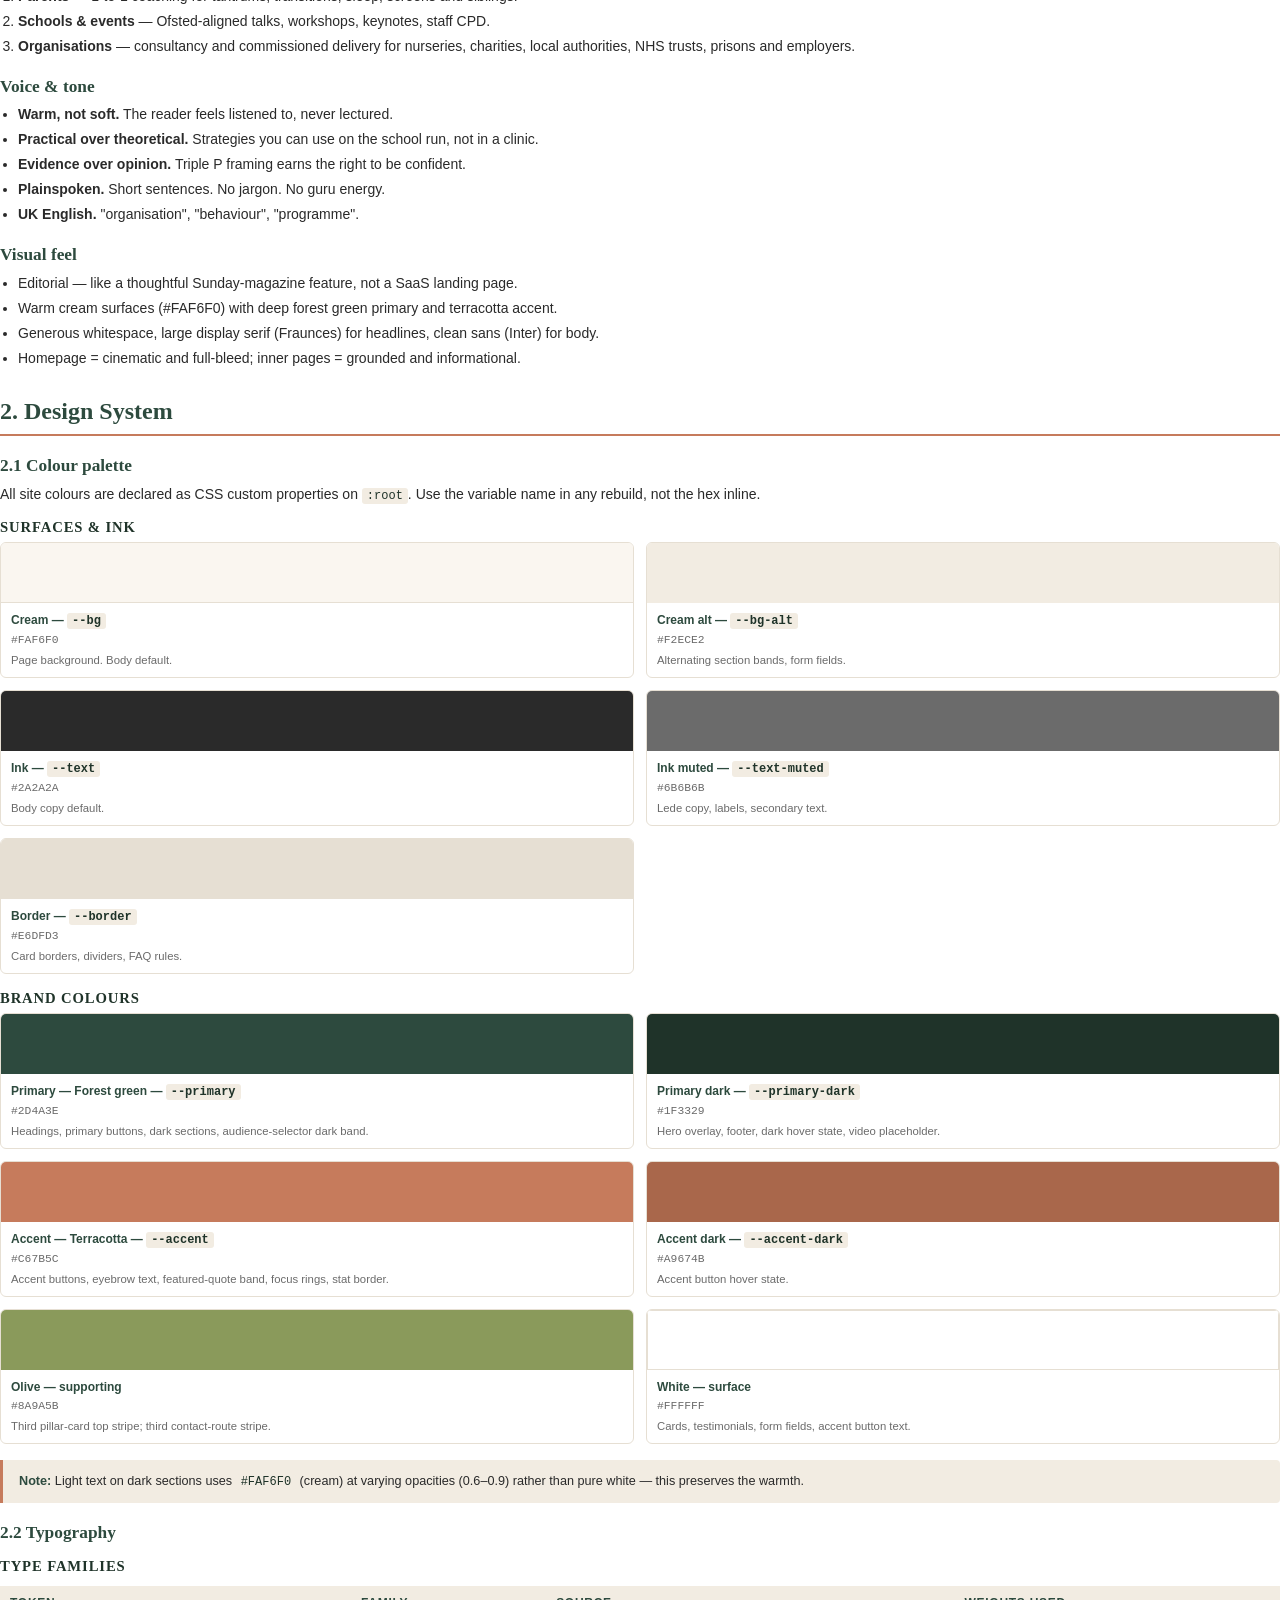
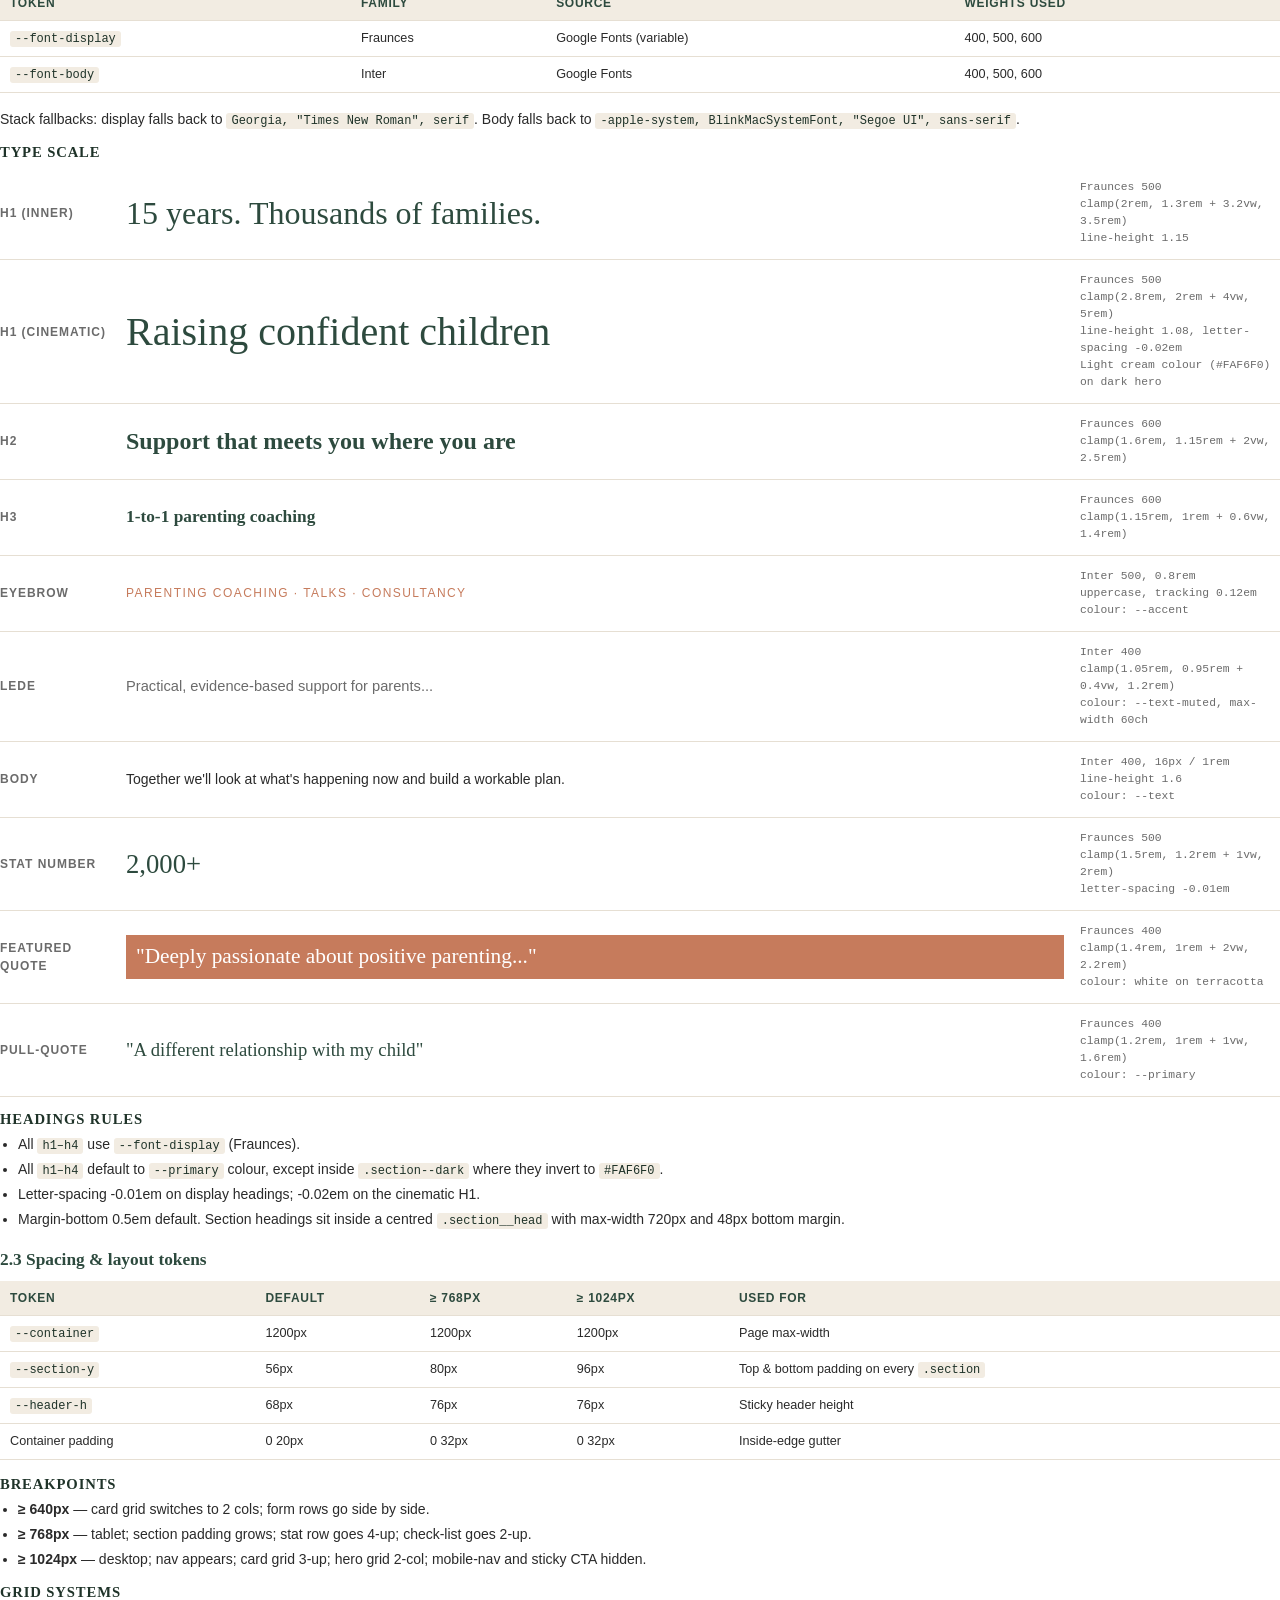
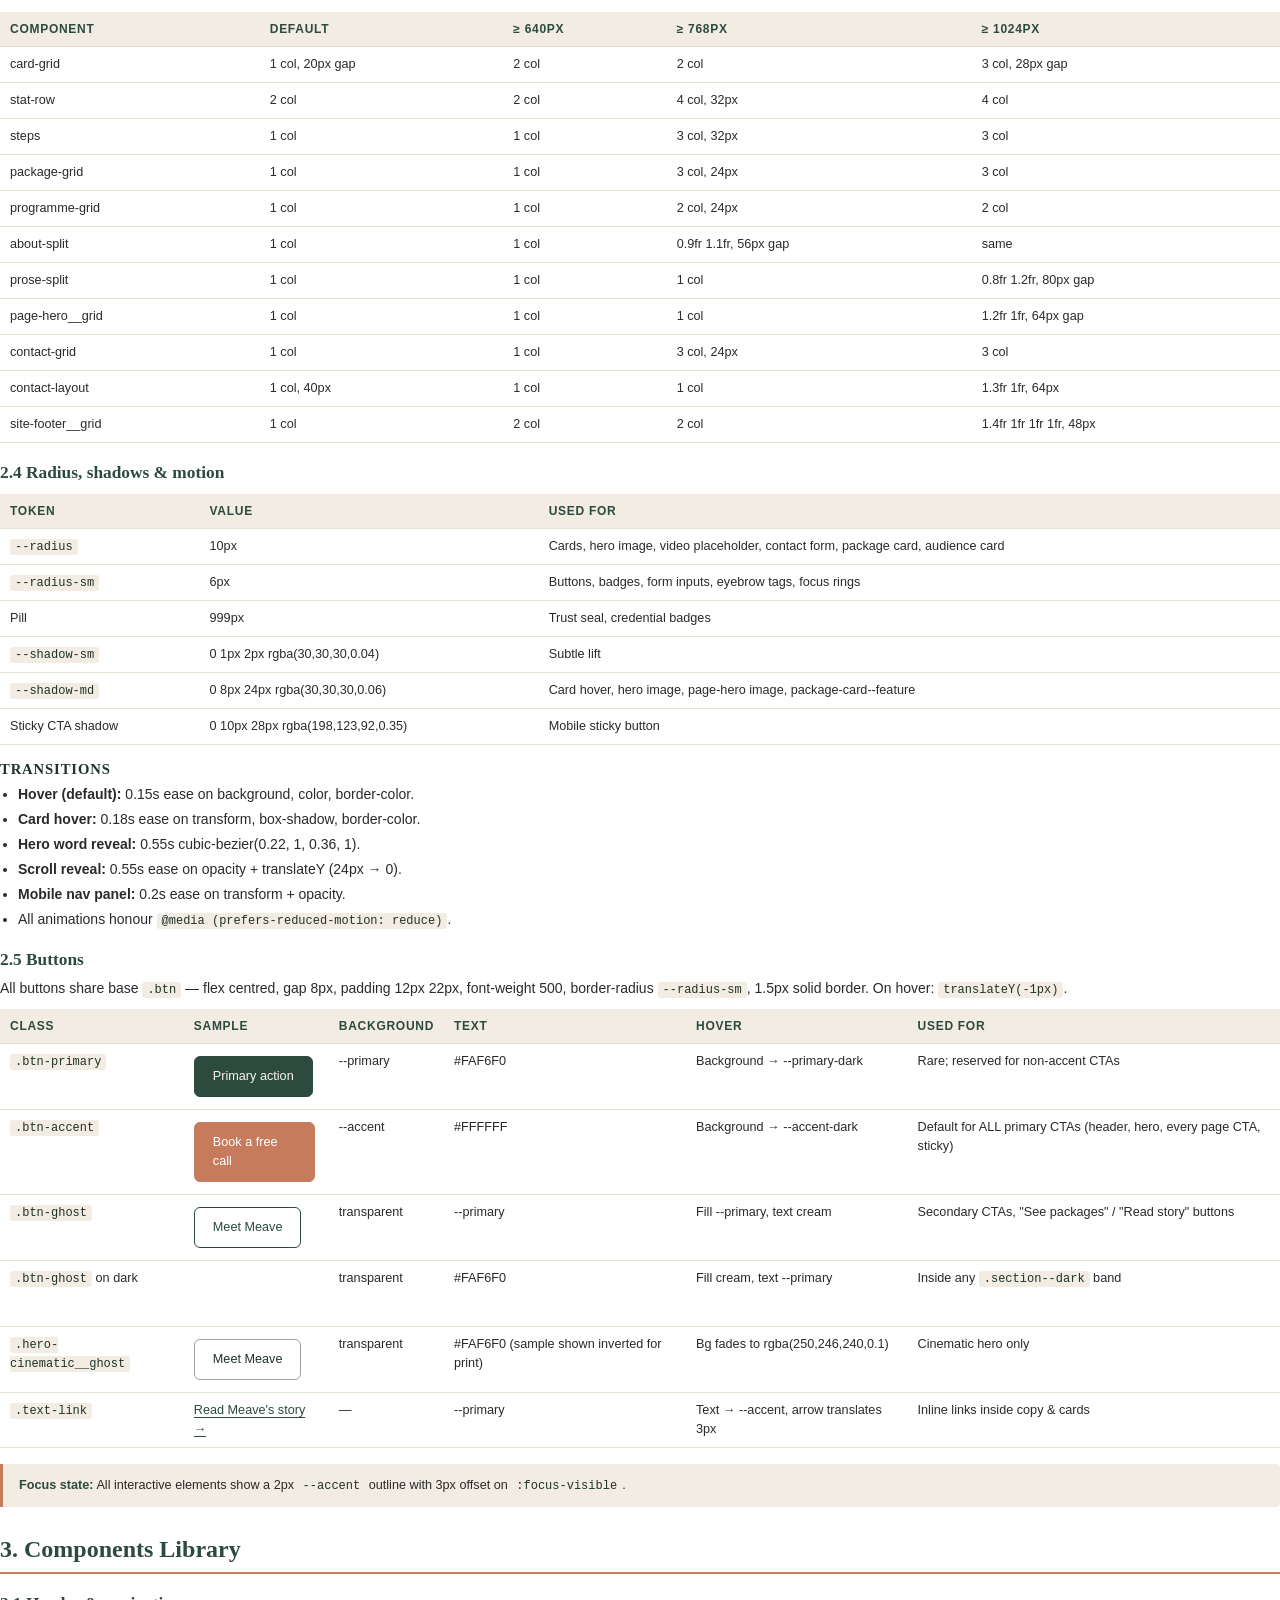
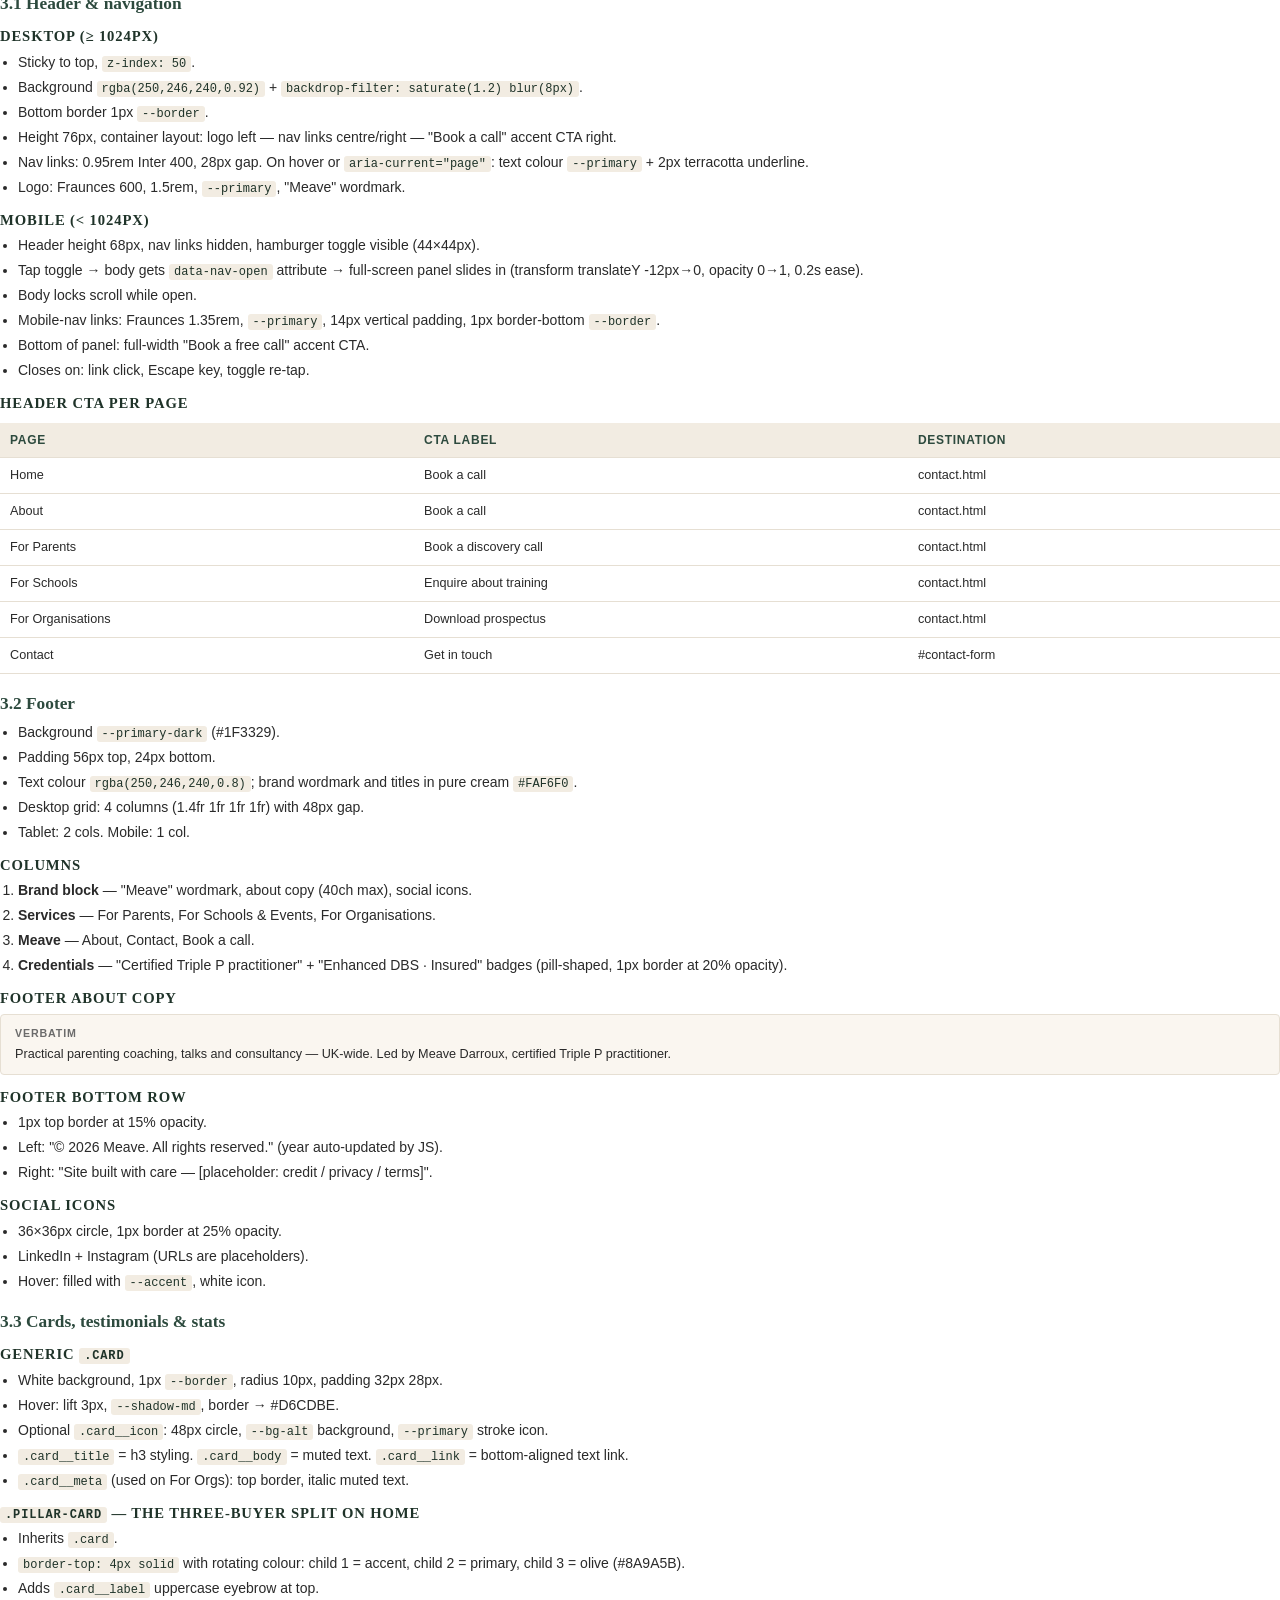
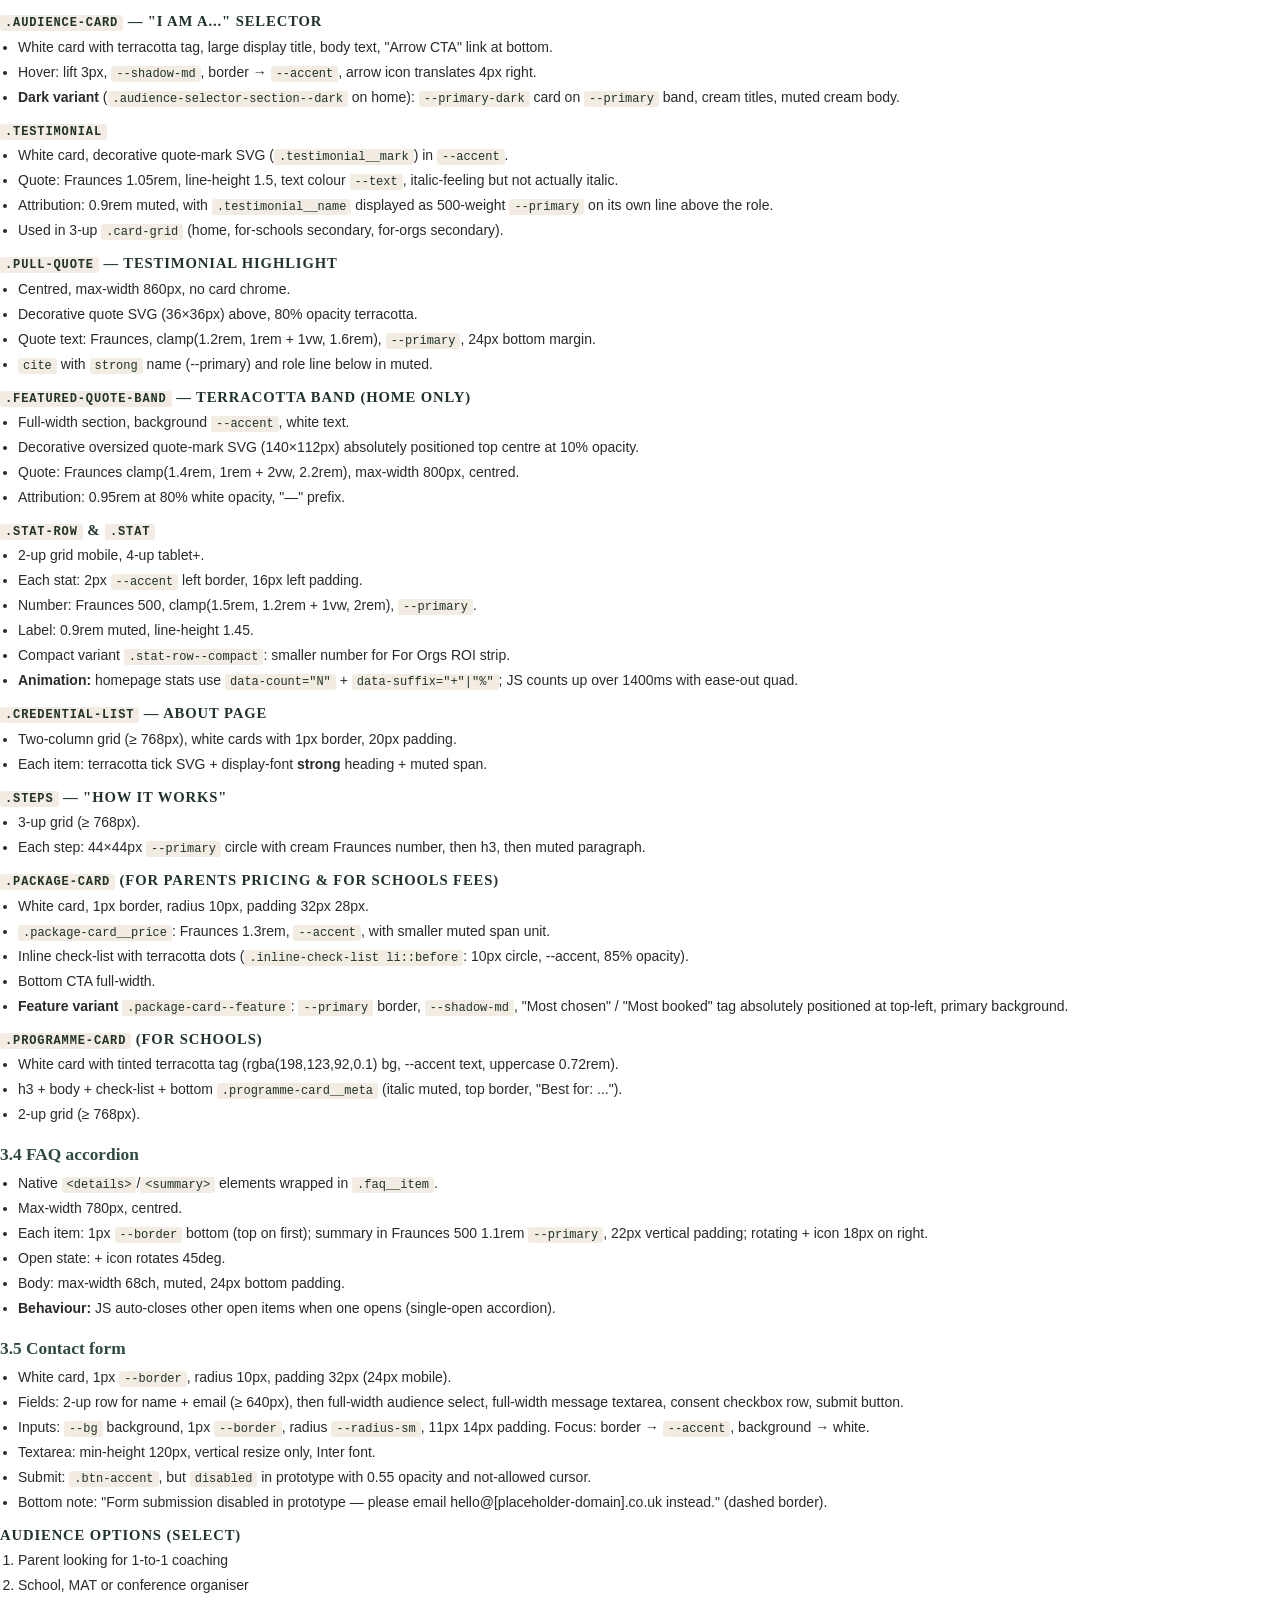
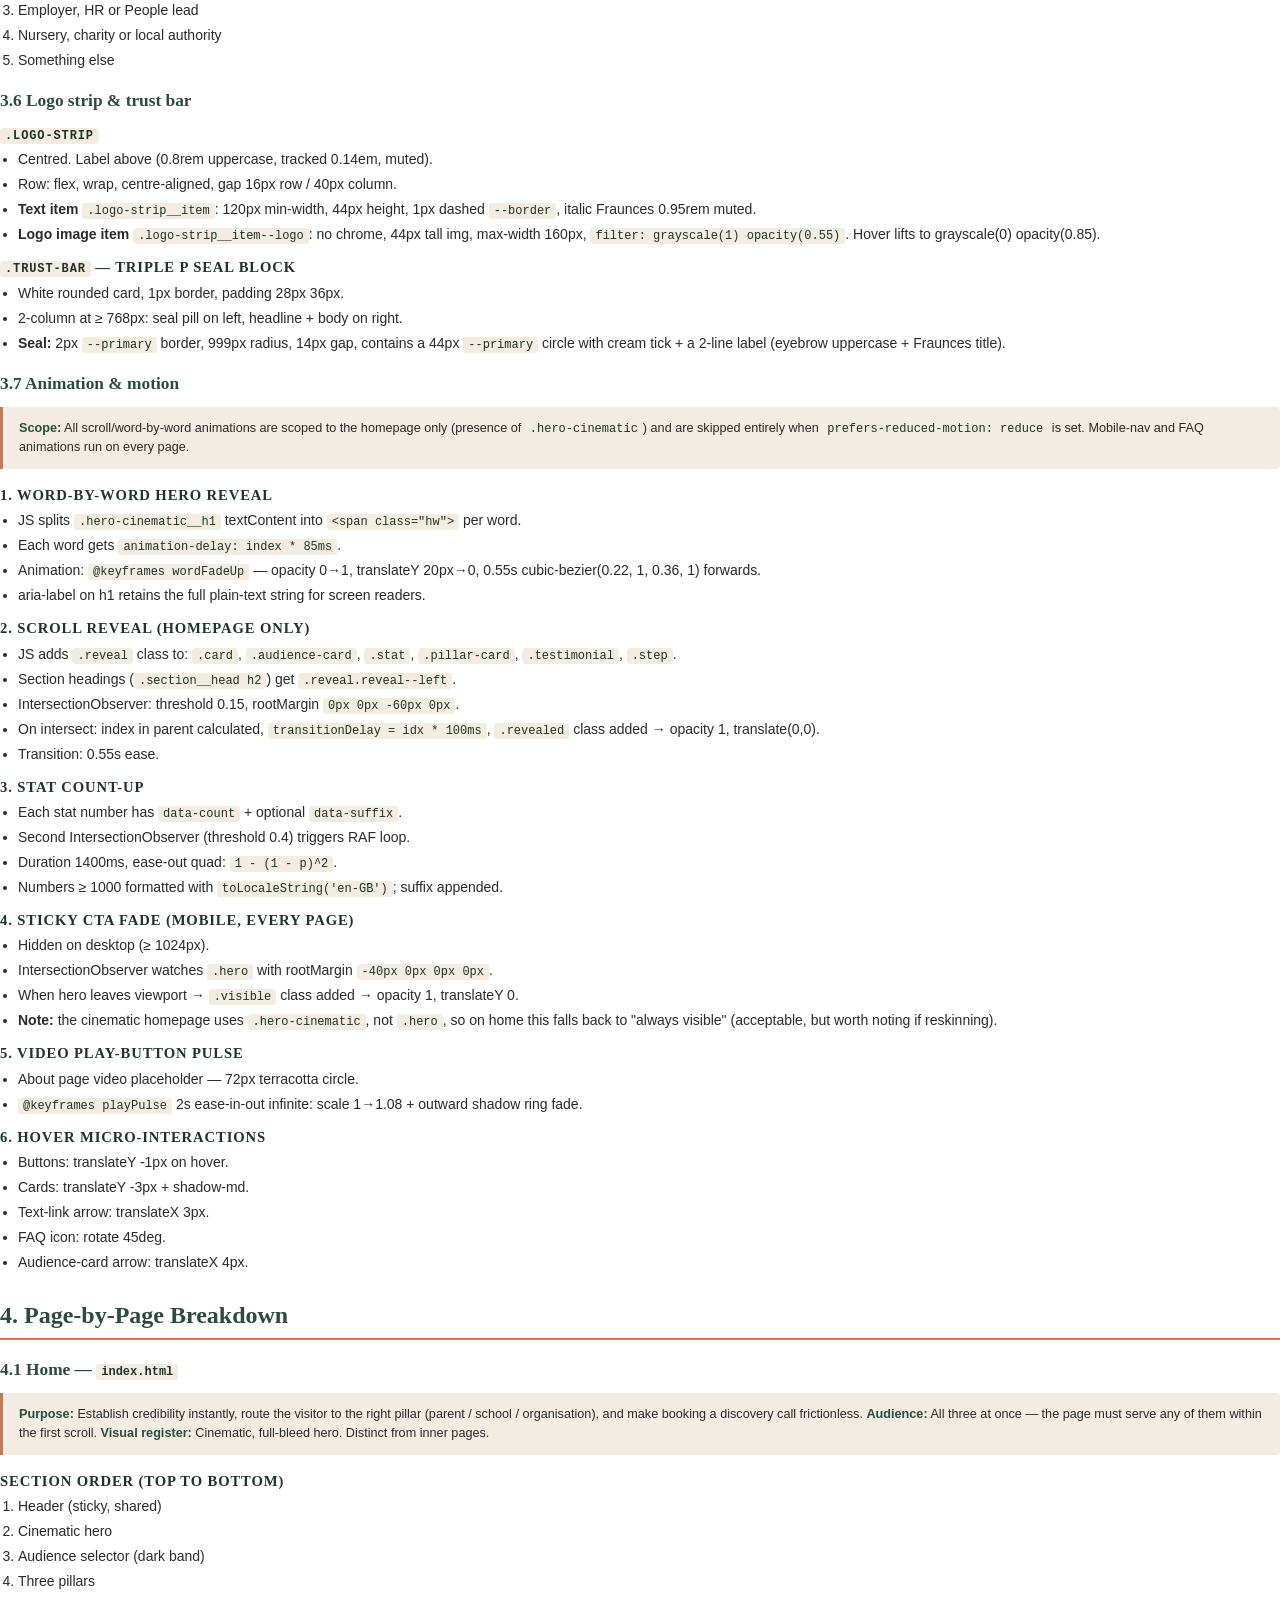
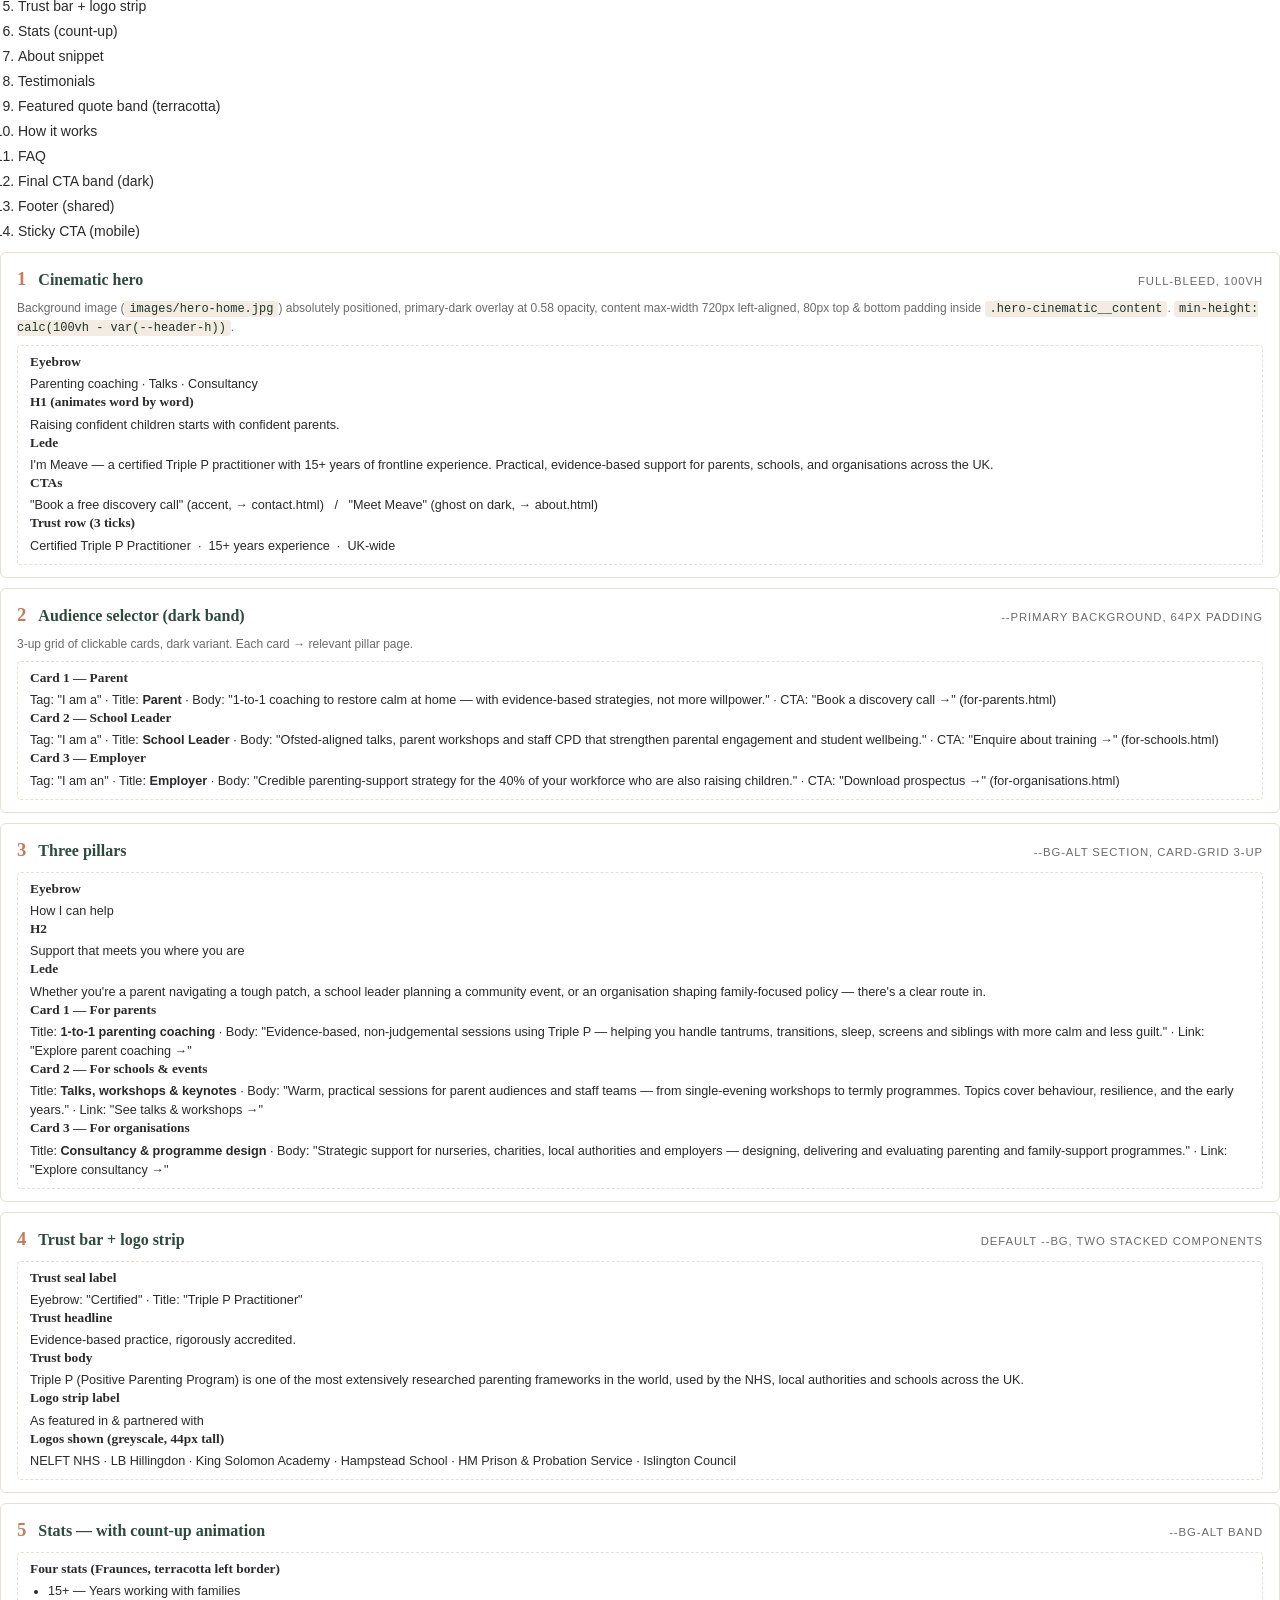
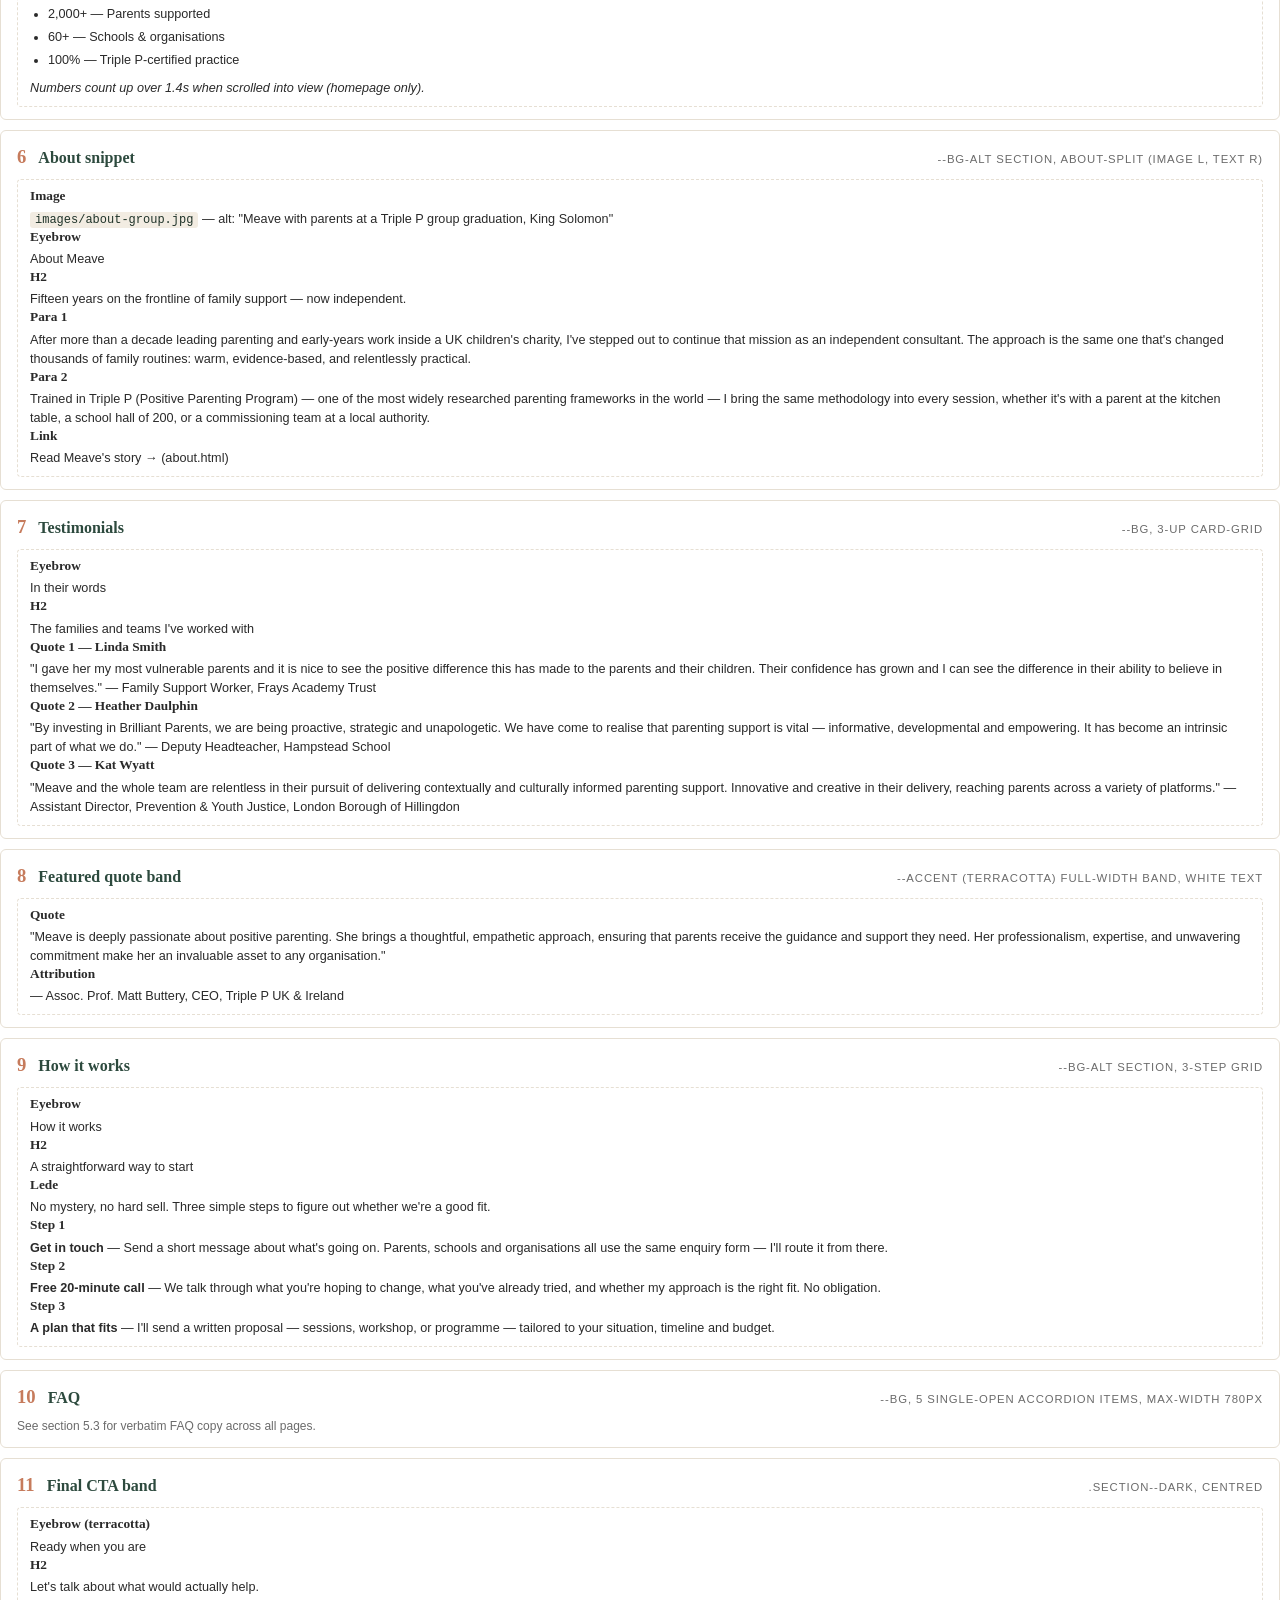
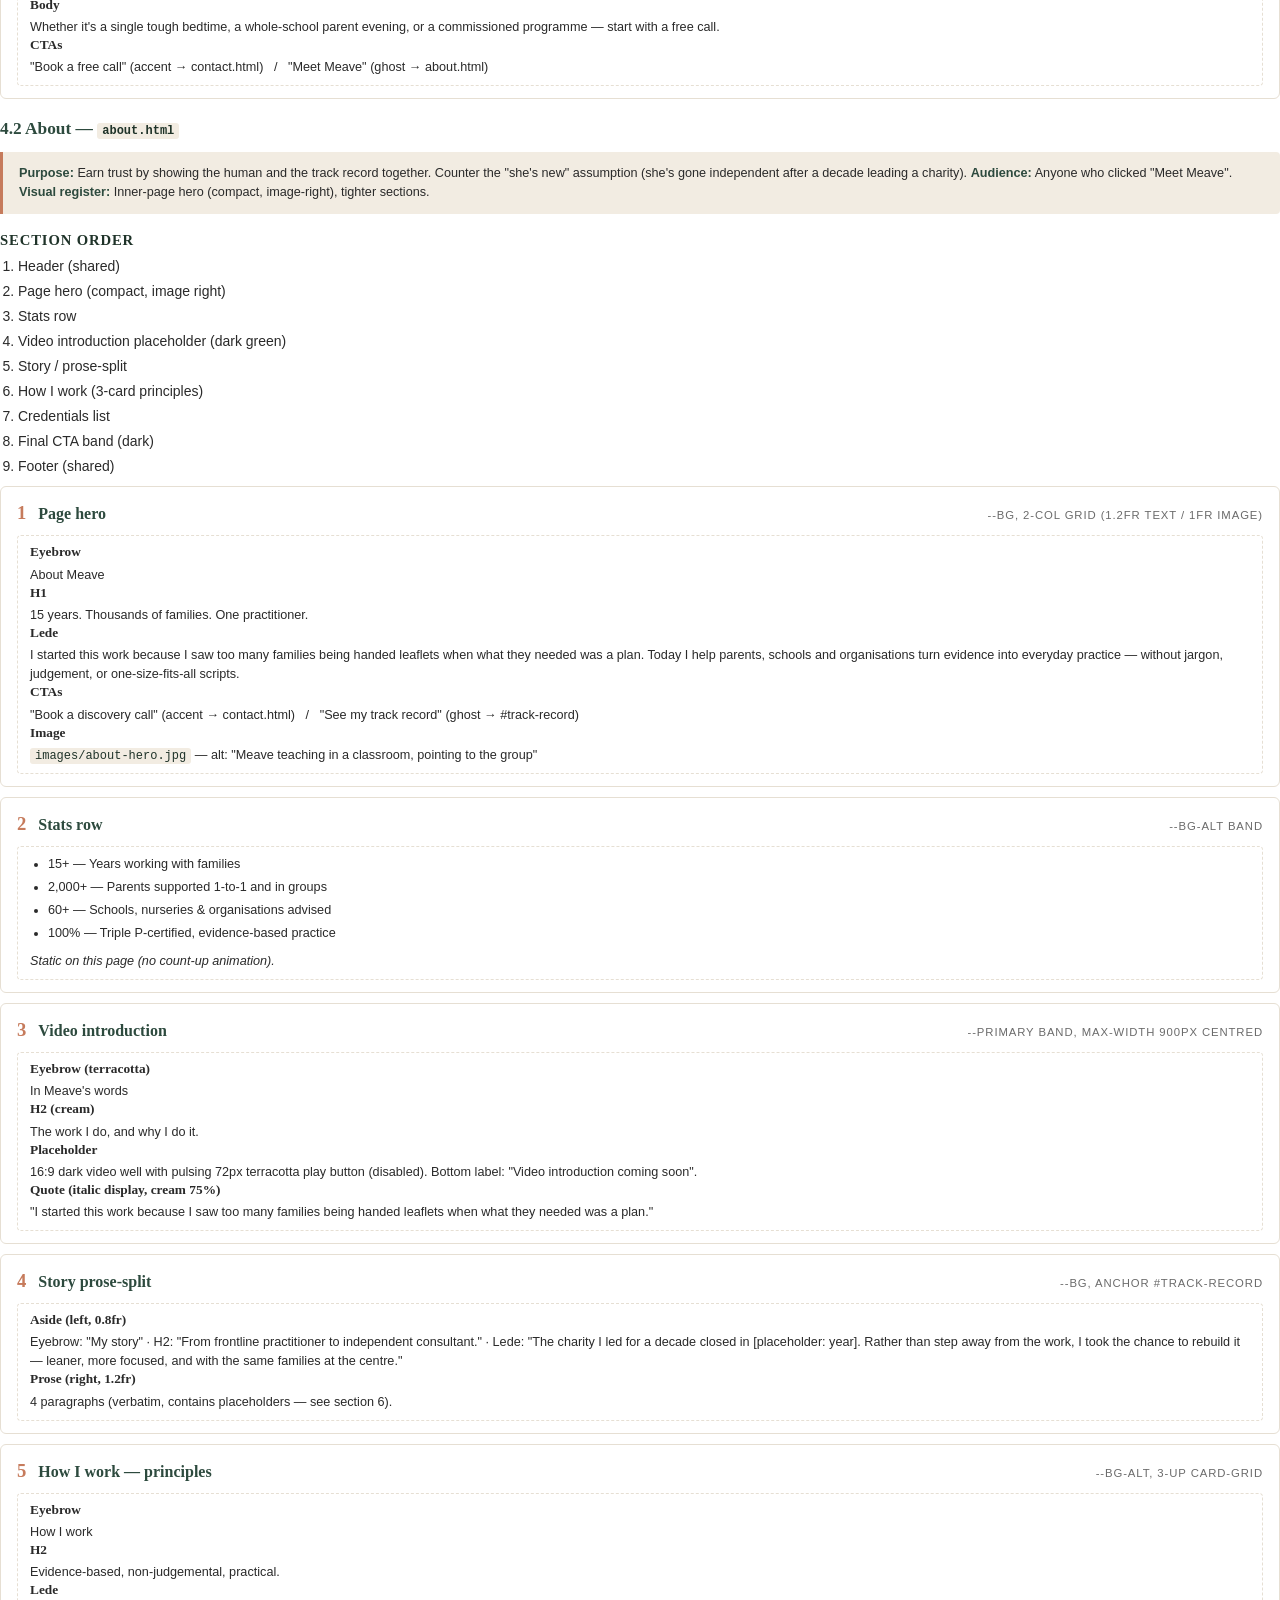
<file: _spec/design-spec.html>
<!doctype html>
<html lang="en-GB">
<head>
<meta charset="utf-8" />
<title>Meave — Design Specification</title>
<style>
  :root {
    --bg: #FAF6F0;
    --bg-alt: #F2ECE2;
    --primary: #2D4A3E;
    --primary-dark: #1F3329;
    --accent: #C67B5C;
    --accent-dark: #A9674B;
    --text: #2A2A2A;
    --text-muted: #6B6B6B;
    --border: #E6DFD3;
    --olive: #8A9A5B;
  }
  @page { size: A4; margin: 18mm 16mm; }
  * { box-sizing: border-box; }
  html { -webkit-print-color-adjust: exact; print-color-adjust: exact; }
  body {
    margin: 0;
    background: #FFFFFF;
    color: var(--text);
    font-family: -apple-system, BlinkMacSystemFont, "Segoe UI", "Helvetica Neue", Arial, sans-serif;
    font-size: 10.5pt;
    line-height: 1.5;
  }
  h1, h2, h3, h4, h5 {
    font-family: Georgia, "Times New Roman", serif;
    color: var(--primary);
    line-height: 1.2;
    margin: 0 0 0.4em;
    page-break-after: avoid;
  }
  h1 { font-size: 28pt; font-weight: 600; letter-spacing: -0.01em; }
  h2 { font-size: 18pt; font-weight: 600; border-bottom: 2px solid var(--accent); padding-bottom: 8px; margin-top: 28px; }
  h3 { font-size: 13pt; font-weight: 600; color: var(--primary); margin-top: 20px; }
  h4 { font-size: 11pt; font-weight: 700; color: var(--primary-dark); text-transform: uppercase; letter-spacing: 0.06em; margin-top: 14px; }
  h5 { font-size: 10pt; font-weight: 700; color: var(--text); margin-top: 12px; }
  p { margin: 0 0 0.7em; }
  ul, ol { margin: 0 0 0.7em; padding-left: 18px; }
  li { margin-bottom: 4px; }
  code, .mono { font-family: "SF Mono", Monaco, Menlo, Consolas, monospace; font-size: 9pt; background: var(--bg-alt); padding: 1px 5px; border-radius: 3px; color: var(--primary-dark); }
  hr { border: none; border-top: 1px solid var(--border); margin: 24px 0; }
  .page-break { page-break-before: always; }
  .avoid-break { page-break-inside: avoid; }

  /* Cover */
  .cover {
    height: calc(100vh - 36mm);
    min-height: 240mm;
    display: flex;
    flex-direction: column;
    justify-content: space-between;
    page-break-after: always;
    background: var(--bg);
    margin: -18mm -16mm 0;
    padding: 60mm 24mm 24mm;
  }
  .cover__eyebrow { font-size: 10pt; text-transform: uppercase; letter-spacing: 0.18em; color: var(--accent); margin-bottom: 14px; font-weight: 600; }
  .cover__title { font-size: 42pt; margin: 0 0 12px; line-height: 1.05; }
  .cover__sub { font-size: 14pt; color: var(--text-muted); max-width: 60ch; line-height: 1.4; }
  .cover__meta { display: flex; gap: 40px; font-size: 9.5pt; color: var(--text-muted); border-top: 1px solid var(--border); padding-top: 14px; }
  .cover__meta strong { color: var(--primary); display: block; font-size: 8.5pt; text-transform: uppercase; letter-spacing: 0.1em; margin-bottom: 4px; }

  /* TOC */
  .toc { columns: 2; column-gap: 36px; }
  .toc ol { list-style: none; padding: 0; margin: 0; }
  .toc li { padding: 5px 0; border-bottom: 1px dotted var(--border); display: flex; justify-content: space-between; gap: 8px; }
  .toc strong { color: var(--primary); font-weight: 600; }

  /* Color swatch */
  .swatch-grid { display: grid; grid-template-columns: repeat(2, 1fr); gap: 12px; margin-bottom: 16px; }
  .swatch { border: 1px solid var(--border); border-radius: 6px; overflow: hidden; }
  .swatch__color { height: 60px; }
  .swatch__meta { padding: 8px 10px; font-size: 9pt; }
  .swatch__name { font-weight: 600; color: var(--primary); display: block; }
  .swatch__hex { font-family: monospace; color: var(--text-muted); font-size: 8.5pt; }
  .swatch__use { color: var(--text-muted); font-size: 8.5pt; margin-top: 3px; display: block; }

  /* Type specimens */
  .type-row { display: grid; grid-template-columns: 110px 1fr 200px; gap: 16px; align-items: center; padding: 12px 0; border-bottom: 1px solid var(--border); }
  .type-row__label { font-size: 9pt; color: var(--text-muted); text-transform: uppercase; letter-spacing: 0.08em; font-weight: 600; }
  .type-row__sample { font-family: Georgia, serif; color: var(--primary); }
  .type-row__sample--body { font-family: -apple-system, BlinkMacSystemFont, sans-serif; color: var(--text); }
  .type-row__meta { font-size: 8.5pt; color: var(--text-muted); font-family: monospace; }

  /* Buttons demo */
  .btn-demo { display: inline-flex; align-items: center; gap: 6px; padding: 10px 18px; border-radius: 6px; border: 1.5px solid transparent; font-weight: 500; font-size: 9.5pt; margin: 4px 4px 4px 0; }
  .btn-demo--primary { background: var(--primary); color: #FAF6F0; border-color: var(--primary); }
  .btn-demo--accent { background: var(--accent); color: #FFF; border-color: var(--accent); }
  .btn-demo--ghost { background: transparent; color: var(--primary); border-color: var(--primary); }

  /* Tables */
  table { width: 100%; border-collapse: collapse; margin: 10px 0 16px; font-size: 9.5pt; }
  th, td { text-align: left; padding: 8px 10px; border-bottom: 1px solid var(--border); vertical-align: top; }
  th { background: var(--bg-alt); color: var(--primary); font-weight: 600; font-size: 9pt; text-transform: uppercase; letter-spacing: 0.06em; }
  td.col-narrow { width: 110px; }

  /* Section meta box */
  .meta-box { background: var(--bg-alt); border-left: 3px solid var(--accent); padding: 12px 16px; margin: 12px 0 18px; font-size: 9.5pt; border-radius: 0 4px 4px 0; }
  .meta-box strong { color: var(--primary); }

  /* Section card listing */
  .section-card { border: 1px solid var(--border); border-radius: 6px; padding: 12px 16px; margin-bottom: 10px; page-break-inside: avoid; }
  .section-card__header { display: flex; justify-content: space-between; align-items: baseline; gap: 12px; margin-bottom: 6px; }
  .section-card__num { font-family: Georgia, serif; color: var(--accent); font-size: 14pt; font-weight: 600; }
  .section-card__title { font-family: Georgia, serif; color: var(--primary); font-weight: 600; font-size: 12pt; flex-grow: 1; }
  .section-card__type { font-size: 8.5pt; color: var(--text-muted); text-transform: uppercase; letter-spacing: 0.08em; white-space: nowrap; }
  .section-card__copy { background: #FFF; border: 1px dashed var(--border); padding: 8px 12px; border-radius: 4px; margin-top: 8px; font-size: 9.5pt; }
  .section-card__copy h5 { margin-top: 0; }
  .section-card__layout { font-size: 9pt; color: var(--text-muted); margin-top: 6px; }

  blockquote { margin: 8px 0; padding: 10px 14px; border-left: 3px solid var(--accent); background: var(--bg-alt); font-family: Georgia, serif; font-size: 10pt; line-height: 1.45; color: var(--primary-dark); border-radius: 0 4px 4px 0; }
  blockquote .attrib { display: block; margin-top: 6px; font-family: -apple-system, BlinkMacSystemFont, sans-serif; font-size: 8.5pt; color: var(--text-muted); font-style: normal; }

  .badge { display: inline-block; padding: 2px 8px; border-radius: 999px; font-size: 8pt; font-weight: 600; text-transform: uppercase; letter-spacing: 0.06em; }
  .badge--placeholder { background: #FFE4D6; color: #A9674B; }
  .badge--done { background: #DCEFE2; color: #2D4A3E; }
  .badge--info { background: #E2EAF4; color: #2C4A6E; }

  .copy-block { background: var(--bg); border: 1px solid var(--border); border-radius: 4px; padding: 10px 14px; margin: 6px 0; font-size: 9.5pt; }
  .copy-block .label { display: block; font-size: 8pt; color: var(--text-muted); text-transform: uppercase; letter-spacing: 0.08em; font-weight: 600; margin-bottom: 4px; }

  .grid-2 { display: grid; grid-template-columns: 1fr 1fr; gap: 16px; }

  .footer-note { font-size: 8.5pt; color: var(--text-muted); margin-top: 24px; padding-top: 12px; border-top: 1px solid var(--border); }
</style>
</head>
<body>

<!-- =============================================================== -->
<!-- COVER                                                            -->
<!-- =============================================================== -->
<div class="cover">
  <div>
    <div class="cover__eyebrow">Design Specification &middot; v1.0</div>
    <h1 class="cover__title">Meave</h1>
    <p class="cover__sub">A complete blueprint to rebuild the Meave Darroux parenting consultancy website on any platform &mdash; design system, page-by-page copy, component library and content inventory.</p>
  </div>
  <div class="cover__meta">
    <div><strong>Project</strong>Meave Darroux &mdash; Independent parenting consultant</div>
    <div><strong>Generated</strong>April 2026</div>
    <div><strong>Stack (current)</strong>Static HTML / CSS / vanilla JS</div>
  </div>
</div>

<!-- =============================================================== -->
<!-- TABLE OF CONTENTS                                                -->
<!-- =============================================================== -->
<h2>Contents</h2>
<div class="toc">
  <ol>
    <li><strong>1. Brand &amp; Tone</strong> <span>3</span></li>
    <li><strong>2. Design System</strong> <span>4</span></li>
    <li>&nbsp;&nbsp;&nbsp;2.1 Colour palette <span>4</span></li>
    <li>&nbsp;&nbsp;&nbsp;2.2 Typography <span>5</span></li>
    <li>&nbsp;&nbsp;&nbsp;2.3 Spacing &amp; layout tokens <span>6</span></li>
    <li>&nbsp;&nbsp;&nbsp;2.4 Radius, shadows, motion <span>6</span></li>
    <li>&nbsp;&nbsp;&nbsp;2.5 Buttons <span>7</span></li>
    <li><strong>3. Components Library</strong> <span>8</span></li>
    <li>&nbsp;&nbsp;&nbsp;3.1 Header &amp; navigation</li>
    <li>&nbsp;&nbsp;&nbsp;3.2 Footer</li>
    <li>&nbsp;&nbsp;&nbsp;3.3 Cards, testimonials, stats</li>
    <li>&nbsp;&nbsp;&nbsp;3.4 FAQ accordion</li>
    <li>&nbsp;&nbsp;&nbsp;3.5 Contact form</li>
    <li>&nbsp;&nbsp;&nbsp;3.6 Logo strip, quote band</li>
    <li>&nbsp;&nbsp;&nbsp;3.7 Animation &amp; motion</li>
    <li><strong>4. Page Breakdowns</strong></li>
    <li>&nbsp;&nbsp;&nbsp;4.1 Home (index.html)</li>
    <li>&nbsp;&nbsp;&nbsp;4.2 About</li>
    <li>&nbsp;&nbsp;&nbsp;4.3 For Parents</li>
    <li>&nbsp;&nbsp;&nbsp;4.4 For Schools</li>
    <li>&nbsp;&nbsp;&nbsp;4.5 For Organisations</li>
    <li>&nbsp;&nbsp;&nbsp;4.6 Contact</li>
    <li><strong>5. Content Inventory</strong></li>
    <li>&nbsp;&nbsp;&nbsp;5.1 All testimonials</li>
    <li>&nbsp;&nbsp;&nbsp;5.2 Pricing</li>
    <li>&nbsp;&nbsp;&nbsp;5.3 All FAQs</li>
    <li>&nbsp;&nbsp;&nbsp;5.4 Client / logo institutions</li>
    <li><strong>6. Placeholder Index</strong></li>
  </ol>
</div>

<!-- =============================================================== -->
<!-- 1. BRAND & TONE                                                  -->
<!-- =============================================================== -->
<div class="page-break"></div>
<h2>1. Brand &amp; Tone</h2>

<h3>Who Meave is</h3>
<p>Meave Darroux is a UK-based parenting consultant and certified Triple P (Positive Parenting Program) practitioner with 15+ years of frontline experience. After a decade leading a regional parenting charity, she has gone independent and serves three audiences:</p>
<ol>
  <li><strong>Parents</strong> &mdash; 1-to-1 coaching for tantrums, transitions, sleep, screens and siblings.</li>
  <li><strong>Schools &amp; events</strong> &mdash; Ofsted-aligned talks, workshops, keynotes, staff CPD.</li>
  <li><strong>Organisations</strong> &mdash; consultancy and commissioned delivery for nurseries, charities, local authorities, NHS trusts, prisons and employers.</li>
</ol>

<h3>Voice &amp; tone</h3>
<ul>
  <li><strong>Warm, not soft.</strong> The reader feels listened to, never lectured.</li>
  <li><strong>Practical over theoretical.</strong> Strategies you can use on the school run, not in a clinic.</li>
  <li><strong>Evidence over opinion.</strong> Triple P framing earns the right to be confident.</li>
  <li><strong>Plainspoken.</strong> Short sentences. No jargon. No guru energy.</li>
  <li><strong>UK English.</strong> "organisation", "behaviour", "programme".</li>
</ul>

<h3>Visual feel</h3>
<ul>
  <li>Editorial &mdash; like a thoughtful Sunday-magazine feature, not a SaaS landing page.</li>
  <li>Warm cream surfaces (#FAF6F0) with deep forest green primary and terracotta accent.</li>
  <li>Generous whitespace, large display serif (Fraunces) for headlines, clean sans (Inter) for body.</li>
  <li>Homepage = cinematic and full-bleed; inner pages = grounded and informational.</li>
</ul>

<!-- =============================================================== -->
<!-- 2. DESIGN SYSTEM                                                 -->
<!-- =============================================================== -->
<div class="page-break"></div>
<h2>2. Design System</h2>

<h3>2.1 Colour palette</h3>
<p>All site colours are declared as CSS custom properties on <code>:root</code>. Use the variable name in any rebuild, not the hex inline.</p>

<h4>Surfaces &amp; ink</h4>
<div class="swatch-grid">
  <div class="swatch">
    <div class="swatch__color" style="background:#FAF6F0;border-bottom:1px solid var(--border);"></div>
    <div class="swatch__meta"><span class="swatch__name">Cream &mdash; <code>--bg</code></span><span class="swatch__hex">#FAF6F0</span><span class="swatch__use">Page background. Body default.</span></div>
  </div>
  <div class="swatch">
    <div class="swatch__color" style="background:#F2ECE2;"></div>
    <div class="swatch__meta"><span class="swatch__name">Cream alt &mdash; <code>--bg-alt</code></span><span class="swatch__hex">#F2ECE2</span><span class="swatch__use">Alternating section bands, form fields.</span></div>
  </div>
  <div class="swatch">
    <div class="swatch__color" style="background:#2A2A2A;"></div>
    <div class="swatch__meta"><span class="swatch__name">Ink &mdash; <code>--text</code></span><span class="swatch__hex">#2A2A2A</span><span class="swatch__use">Body copy default.</span></div>
  </div>
  <div class="swatch">
    <div class="swatch__color" style="background:#6B6B6B;"></div>
    <div class="swatch__meta"><span class="swatch__name">Ink muted &mdash; <code>--text-muted</code></span><span class="swatch__hex">#6B6B6B</span><span class="swatch__use">Lede copy, labels, secondary text.</span></div>
  </div>
  <div class="swatch">
    <div class="swatch__color" style="background:#E6DFD3;"></div>
    <div class="swatch__meta"><span class="swatch__name">Border &mdash; <code>--border</code></span><span class="swatch__hex">#E6DFD3</span><span class="swatch__use">Card borders, dividers, FAQ rules.</span></div>
  </div>
</div>

<h4>Brand colours</h4>
<div class="swatch-grid">
  <div class="swatch">
    <div class="swatch__color" style="background:#2D4A3E;"></div>
    <div class="swatch__meta"><span class="swatch__name">Primary &mdash; Forest green &mdash; <code>--primary</code></span><span class="swatch__hex">#2D4A3E</span><span class="swatch__use">Headings, primary buttons, dark sections, audience-selector dark band.</span></div>
  </div>
  <div class="swatch">
    <div class="swatch__color" style="background:#1F3329;"></div>
    <div class="swatch__meta"><span class="swatch__name">Primary dark &mdash; <code>--primary-dark</code></span><span class="swatch__hex">#1F3329</span><span class="swatch__use">Hero overlay, footer, dark hover state, video placeholder.</span></div>
  </div>
  <div class="swatch">
    <div class="swatch__color" style="background:#C67B5C;"></div>
    <div class="swatch__meta"><span class="swatch__name">Accent &mdash; Terracotta &mdash; <code>--accent</code></span><span class="swatch__hex">#C67B5C</span><span class="swatch__use">Accent buttons, eyebrow text, featured-quote band, focus rings, stat border.</span></div>
  </div>
  <div class="swatch">
    <div class="swatch__color" style="background:#A9674B;"></div>
    <div class="swatch__meta"><span class="swatch__name">Accent dark &mdash; <code>--accent-dark</code></span><span class="swatch__hex">#A9674B</span><span class="swatch__use">Accent button hover state.</span></div>
  </div>
  <div class="swatch">
    <div class="swatch__color" style="background:#8A9A5B;"></div>
    <div class="swatch__meta"><span class="swatch__name">Olive &mdash; supporting</span><span class="swatch__hex">#8A9A5B</span><span class="swatch__use">Third pillar-card top stripe; third contact-route stripe.</span></div>
  </div>
  <div class="swatch">
    <div class="swatch__color" style="background:#FFFFFF;border:1px solid var(--border);"></div>
    <div class="swatch__meta"><span class="swatch__name">White &mdash; surface</span><span class="swatch__hex">#FFFFFF</span><span class="swatch__use">Cards, testimonials, form fields, accent button text.</span></div>
  </div>
</div>

<div class="meta-box">
  <strong>Note:</strong> Light text on dark sections uses <code>#FAF6F0</code> (cream) at varying opacities (0.6&ndash;0.9) rather than pure white &mdash; this preserves the warmth.
</div>

<!-- TYPOGRAPHY -->
<div class="page-break"></div>
<h3>2.2 Typography</h3>

<h4>Type families</h4>
<table>
  <tr><th>Token</th><th>Family</th><th>Source</th><th>Weights used</th></tr>
  <tr><td><code>--font-display</code></td><td>Fraunces</td><td>Google Fonts (variable)</td><td>400, 500, 600</td></tr>
  <tr><td><code>--font-body</code></td><td>Inter</td><td>Google Fonts</td><td>400, 500, 600</td></tr>
</table>

<p>Stack fallbacks: display falls back to <code>Georgia, "Times New Roman", serif</code>. Body falls back to <code>-apple-system, BlinkMacSystemFont, "Segoe UI", sans-serif</code>.</p>

<h4>Type scale</h4>
<div class="type-row"><span class="type-row__label">H1 (inner)</span><span class="type-row__sample" style="font-size:24pt;font-weight:500;">15 years. Thousands of families.</span><span class="type-row__meta">Fraunces 500<br>clamp(2rem, 1.3rem + 3.2vw, 3.5rem)<br>line-height 1.15</span></div>
<div class="type-row"><span class="type-row__label">H1 (cinematic)</span><span class="type-row__sample" style="font-size:30pt;font-weight:500;color:var(--primary);">Raising confident children</span><span class="type-row__meta">Fraunces 500<br>clamp(2.8rem, 2rem + 4vw, 5rem)<br>line-height 1.08, letter-spacing -0.02em<br>Light cream colour (#FAF6F0) on dark hero</span></div>
<div class="type-row"><span class="type-row__label">H2</span><span class="type-row__sample" style="font-size:18pt;font-weight:600;">Support that meets you where you are</span><span class="type-row__meta">Fraunces 600<br>clamp(1.6rem, 1.15rem + 2vw, 2.5rem)</span></div>
<div class="type-row"><span class="type-row__label">H3</span><span class="type-row__sample" style="font-size:13pt;font-weight:600;">1-to-1 parenting coaching</span><span class="type-row__meta">Fraunces 600<br>clamp(1.15rem, 1rem + 0.6vw, 1.4rem)</span></div>
<div class="type-row"><span class="type-row__label">Eyebrow</span><span class="type-row__sample type-row__sample--body" style="font-size:9pt;text-transform:uppercase;letter-spacing:0.12em;color:var(--accent);font-weight:500;">PARENTING COACHING &middot; TALKS &middot; CONSULTANCY</span><span class="type-row__meta">Inter 500, 0.8rem<br>uppercase, tracking 0.12em<br>colour: --accent</span></div>
<div class="type-row"><span class="type-row__label">Lede</span><span class="type-row__sample type-row__sample--body" style="font-size:11pt;color:var(--text-muted);">Practical, evidence-based support for parents...</span><span class="type-row__meta">Inter 400<br>clamp(1.05rem, 0.95rem + 0.4vw, 1.2rem)<br>colour: --text-muted, max-width 60ch</span></div>
<div class="type-row"><span class="type-row__label">Body</span><span class="type-row__sample type-row__sample--body" style="font-size:10.5pt;">Together we'll look at what's happening now and build a workable plan.</span><span class="type-row__meta">Inter 400, 16px / 1rem<br>line-height 1.6<br>colour: --text</span></div>
<div class="type-row"><span class="type-row__label">Stat number</span><span class="type-row__sample" style="font-size:20pt;font-weight:500;">2,000+</span><span class="type-row__meta">Fraunces 500<br>clamp(1.5rem, 1.2rem + 1vw, 2rem)<br>letter-spacing -0.01em</span></div>
<div class="type-row"><span class="type-row__label">Featured quote</span><span class="type-row__sample" style="font-size:16pt;color:#FFF;background:var(--accent);padding:6px 10px;display:inline-block;font-weight:400;">"Deeply passionate about positive parenting..."</span><span class="type-row__meta">Fraunces 400<br>clamp(1.4rem, 1rem + 2vw, 2.2rem)<br>colour: white on terracotta</span></div>
<div class="type-row"><span class="type-row__label">Pull-quote</span><span class="type-row__sample" style="font-size:14pt;color:var(--primary);font-weight:400;">"A different relationship with my child"</span><span class="type-row__meta">Fraunces 400<br>clamp(1.2rem, 1rem + 1vw, 1.6rem)<br>colour: --primary</span></div>

<h4>Headings rules</h4>
<ul>
  <li>All <code>h1&ndash;h4</code> use <code>--font-display</code> (Fraunces).</li>
  <li>All <code>h1&ndash;h4</code> default to <code>--primary</code> colour, except inside <code>.section--dark</code> where they invert to <code>#FAF6F0</code>.</li>
  <li>Letter-spacing -0.01em on display headings; -0.02em on the cinematic H1.</li>
  <li>Margin-bottom 0.5em default. Section headings sit inside a centred <code>.section__head</code> with max-width 720px and 48px bottom margin.</li>
</ul>

<!-- SPACING -->
<div class="page-break"></div>
<h3>2.3 Spacing &amp; layout tokens</h3>
<table>
  <tr><th>Token</th><th>Default</th><th>≥ 768px</th><th>≥ 1024px</th><th>Used for</th></tr>
  <tr><td><code>--container</code></td><td>1200px</td><td>1200px</td><td>1200px</td><td>Page max-width</td></tr>
  <tr><td><code>--section-y</code></td><td>56px</td><td>80px</td><td>96px</td><td>Top &amp; bottom padding on every <code>.section</code></td></tr>
  <tr><td><code>--header-h</code></td><td>68px</td><td>76px</td><td>76px</td><td>Sticky header height</td></tr>
  <tr><td>Container padding</td><td>0 20px</td><td>0 32px</td><td>0 32px</td><td>Inside-edge gutter</td></tr>
</table>

<h4>Breakpoints</h4>
<ul>
  <li><strong>≥ 640px</strong> &mdash; card grid switches to 2 cols; form rows go side by side.</li>
  <li><strong>≥ 768px</strong> &mdash; tablet; section padding grows; stat row goes 4-up; check-list goes 2-up.</li>
  <li><strong>≥ 1024px</strong> &mdash; desktop; nav appears; card grid 3-up; hero grid 2-col; mobile-nav and sticky CTA hidden.</li>
</ul>

<h4>Grid systems</h4>
<table>
  <tr><th>Component</th><th>Default</th><th>≥ 640px</th><th>≥ 768px</th><th>≥ 1024px</th></tr>
  <tr><td>card-grid</td><td>1 col, 20px gap</td><td>2 col</td><td>2 col</td><td>3 col, 28px gap</td></tr>
  <tr><td>stat-row</td><td>2 col</td><td>2 col</td><td>4 col, 32px</td><td>4 col</td></tr>
  <tr><td>steps</td><td>1 col</td><td>1 col</td><td>3 col, 32px</td><td>3 col</td></tr>
  <tr><td>package-grid</td><td>1 col</td><td>1 col</td><td>3 col, 24px</td><td>3 col</td></tr>
  <tr><td>programme-grid</td><td>1 col</td><td>1 col</td><td>2 col, 24px</td><td>2 col</td></tr>
  <tr><td>about-split</td><td>1 col</td><td>1 col</td><td>0.9fr 1.1fr, 56px gap</td><td>same</td></tr>
  <tr><td>prose-split</td><td>1 col</td><td>1 col</td><td>1 col</td><td>0.8fr 1.2fr, 80px gap</td></tr>
  <tr><td>page-hero__grid</td><td>1 col</td><td>1 col</td><td>1 col</td><td>1.2fr 1fr, 64px gap</td></tr>
  <tr><td>contact-grid</td><td>1 col</td><td>1 col</td><td>3 col, 24px</td><td>3 col</td></tr>
  <tr><td>contact-layout</td><td>1 col, 40px</td><td>1 col</td><td>1 col</td><td>1.3fr 1fr, 64px</td></tr>
  <tr><td>site-footer__grid</td><td>1 col</td><td>2 col</td><td>2 col</td><td>1.4fr 1fr 1fr 1fr, 48px</td></tr>
</table>

<h3>2.4 Radius, shadows &amp; motion</h3>
<table>
  <tr><th>Token</th><th>Value</th><th>Used for</th></tr>
  <tr><td><code>--radius</code></td><td>10px</td><td>Cards, hero image, video placeholder, contact form, package card, audience card</td></tr>
  <tr><td><code>--radius-sm</code></td><td>6px</td><td>Buttons, badges, form inputs, eyebrow tags, focus rings</td></tr>
  <tr><td>Pill</td><td>999px</td><td>Trust seal, credential badges</td></tr>
  <tr><td><code>--shadow-sm</code></td><td>0 1px 2px rgba(30,30,30,0.04)</td><td>Subtle lift</td></tr>
  <tr><td><code>--shadow-md</code></td><td>0 8px 24px rgba(30,30,30,0.06)</td><td>Card hover, hero image, page-hero image, package-card--feature</td></tr>
  <tr><td>Sticky CTA shadow</td><td>0 10px 28px rgba(198,123,92,0.35)</td><td>Mobile sticky button</td></tr>
</table>

<h4>Transitions</h4>
<ul>
  <li><strong>Hover (default):</strong> 0.15s ease on background, color, border-color.</li>
  <li><strong>Card hover:</strong> 0.18s ease on transform, box-shadow, border-color.</li>
  <li><strong>Hero word reveal:</strong> 0.55s cubic-bezier(0.22, 1, 0.36, 1).</li>
  <li><strong>Scroll reveal:</strong> 0.55s ease on opacity + translateY (24px &rarr; 0).</li>
  <li><strong>Mobile nav panel:</strong> 0.2s ease on transform + opacity.</li>
  <li>All animations honour <code>@media (prefers-reduced-motion: reduce)</code>.</li>
</ul>

<!-- BUTTONS -->
<h3>2.5 Buttons</h3>
<p>All buttons share base <code>.btn</code> &mdash; flex centred, gap 8px, padding 12px 22px, font-weight 500, border-radius <code>--radius-sm</code>, 1.5px solid border. On hover: <code>translateY(-1px)</code>.</p>

<table>
  <tr><th>Class</th><th>Sample</th><th>Background</th><th>Text</th><th>Hover</th><th>Used for</th></tr>
  <tr>
    <td><code>.btn-primary</code></td>
    <td><span class="btn-demo btn-demo--primary">Primary action</span></td>
    <td>--primary</td>
    <td>#FAF6F0</td>
    <td>Background &rarr; --primary-dark</td>
    <td>Rare; reserved for non-accent CTAs</td>
  </tr>
  <tr>
    <td><code>.btn-accent</code></td>
    <td><span class="btn-demo btn-demo--accent">Book a free call</span></td>
    <td>--accent</td>
    <td>#FFFFFF</td>
    <td>Background &rarr; --accent-dark</td>
    <td>Default for ALL primary CTAs (header, hero, every page CTA, sticky)</td>
  </tr>
  <tr>
    <td><code>.btn-ghost</code></td>
    <td><span class="btn-demo btn-demo--ghost">Meet Meave</span></td>
    <td>transparent</td>
    <td>--primary</td>
    <td>Fill --primary, text cream</td>
    <td>Secondary CTAs, "See packages" / "Read story" buttons</td>
  </tr>
  <tr>
    <td><code>.btn-ghost</code> on dark</td>
    <td><span class="btn-demo" style="background:transparent;color:#FFF;border:1.5px solid rgba(255,255,255,0.5);padding:10px 18px;font-weight:500;border-radius:6px;font-size:9.5pt;display:inline-flex;">Meet Meave</span></td>
    <td>transparent</td>
    <td>#FAF6F0</td>
    <td>Fill cream, text --primary</td>
    <td>Inside any <code>.section--dark</code> band</td>
  </tr>
  <tr>
    <td><code>.hero-cinematic__ghost</code></td>
    <td><span class="btn-demo" style="background:transparent;color:#1F3329;border:1.5px solid rgba(31,51,41,0.45);padding:10px 18px;font-weight:500;border-radius:6px;font-size:9.5pt;display:inline-flex;">Meet Meave</span></td>
    <td>transparent</td>
    <td>#FAF6F0 (sample shown inverted for print)</td>
    <td>Bg fades to rgba(250,246,240,0.1)</td>
    <td>Cinematic hero only</td>
  </tr>
  <tr>
    <td><code>.text-link</code></td>
    <td><span style="color:var(--primary);border-bottom:1px solid var(--primary);font-weight:500;">Read Meave's story &rarr;</span></td>
    <td>&mdash;</td>
    <td>--primary</td>
    <td>Text &rarr; --accent, arrow translates 3px</td>
    <td>Inline links inside copy &amp; cards</td>
  </tr>
</table>

<div class="meta-box">
  <strong>Focus state:</strong> All interactive elements show a 2px <code>--accent</code> outline with 3px offset on <code>:focus-visible</code>.
</div>

<!-- =============================================================== -->
<!-- 3. COMPONENTS LIBRARY                                            -->
<!-- =============================================================== -->
<div class="page-break"></div>
<h2>3. Components Library</h2>

<h3>3.1 Header &amp; navigation</h3>

<h4>Desktop (≥ 1024px)</h4>
<ul>
  <li>Sticky to top, <code>z-index: 50</code>.</li>
  <li>Background <code>rgba(250,246,240,0.92)</code> + <code>backdrop-filter: saturate(1.2) blur(8px)</code>.</li>
  <li>Bottom border 1px <code>--border</code>.</li>
  <li>Height 76px, container layout: logo left &mdash; nav links centre/right &mdash; "Book a call" accent CTA right.</li>
  <li>Nav links: 0.95rem Inter 400, 28px gap. On hover or <code>aria-current="page"</code>: text colour <code>--primary</code> + 2px terracotta underline.</li>
  <li>Logo: Fraunces 600, 1.5rem, <code>--primary</code>, "Meave" wordmark.</li>
</ul>

<h4>Mobile (&lt; 1024px)</h4>
<ul>
  <li>Header height 68px, nav links hidden, hamburger toggle visible (44&times;44px).</li>
  <li>Tap toggle &rarr; body gets <code>data-nav-open</code> attribute &rarr; full-screen panel slides in (transform translateY -12px&rarr;0, opacity 0&rarr;1, 0.2s ease).</li>
  <li>Body locks scroll while open.</li>
  <li>Mobile-nav links: Fraunces 1.35rem, <code>--primary</code>, 14px vertical padding, 1px border-bottom <code>--border</code>.</li>
  <li>Bottom of panel: full-width "Book a free call" accent CTA.</li>
  <li>Closes on: link click, Escape key, toggle re-tap.</li>
</ul>

<h4>Header CTA per page</h4>
<table>
  <tr><th>Page</th><th>CTA label</th><th>Destination</th></tr>
  <tr><td>Home</td><td>Book a call</td><td>contact.html</td></tr>
  <tr><td>About</td><td>Book a call</td><td>contact.html</td></tr>
  <tr><td>For Parents</td><td>Book a discovery call</td><td>contact.html</td></tr>
  <tr><td>For Schools</td><td>Enquire about training</td><td>contact.html</td></tr>
  <tr><td>For Organisations</td><td>Download prospectus</td><td>contact.html</td></tr>
  <tr><td>Contact</td><td>Get in touch</td><td>#contact-form</td></tr>
</table>

<h3>3.2 Footer</h3>
<ul>
  <li>Background <code>--primary-dark</code> (#1F3329).</li>
  <li>Padding 56px top, 24px bottom.</li>
  <li>Text colour <code>rgba(250,246,240,0.8)</code>; brand wordmark and titles in pure cream <code>#FAF6F0</code>.</li>
  <li>Desktop grid: 4 columns (1.4fr 1fr 1fr 1fr) with 48px gap.</li>
  <li>Tablet: 2 cols. Mobile: 1 col.</li>
</ul>
<h4>Columns</h4>
<ol>
  <li><strong>Brand block</strong> &mdash; "Meave" wordmark, about copy (40ch max), social icons.</li>
  <li><strong>Services</strong> &mdash; For Parents, For Schools &amp; Events, For Organisations.</li>
  <li><strong>Meave</strong> &mdash; About, Contact, Book a call.</li>
  <li><strong>Credentials</strong> &mdash; "Certified Triple P practitioner" + "Enhanced DBS &middot; Insured" badges (pill-shaped, 1px border at 20% opacity).</li>
</ol>
<h4>Footer about copy</h4>
<div class="copy-block"><span class="label">Verbatim</span>Practical parenting coaching, talks and consultancy &mdash; UK-wide. Led by Meave Darroux, certified Triple P practitioner.</div>
<h4>Footer bottom row</h4>
<ul>
  <li>1px top border at 15% opacity.</li>
  <li>Left: "&copy; 2026 Meave. All rights reserved." (year auto-updated by JS).</li>
  <li>Right: "Site built with care &mdash; [placeholder: credit / privacy / terms]".</li>
</ul>
<h4>Social icons</h4>
<ul>
  <li>36&times;36px circle, 1px border at 25% opacity.</li>
  <li>LinkedIn + Instagram (URLs are placeholders).</li>
  <li>Hover: filled with <code>--accent</code>, white icon.</li>
</ul>

<!-- COMPONENTS CONT'D -->
<div class="page-break"></div>
<h3>3.3 Cards, testimonials &amp; stats</h3>

<h4>Generic <code>.card</code></h4>
<ul>
  <li>White background, 1px <code>--border</code>, radius 10px, padding 32px 28px.</li>
  <li>Hover: lift 3px, <code>--shadow-md</code>, border &rarr; #D6CDBE.</li>
  <li>Optional <code>.card__icon</code>: 48px circle, <code>--bg-alt</code> background, <code>--primary</code> stroke icon.</li>
  <li><code>.card__title</code> = h3 styling. <code>.card__body</code> = muted text. <code>.card__link</code> = bottom-aligned text link.</li>
  <li><code>.card__meta</code> (used on For Orgs): top border, italic muted text.</li>
</ul>

<h4><code>.pillar-card</code> &mdash; the three-buyer split on home</h4>
<ul>
  <li>Inherits <code>.card</code>.</li>
  <li><code>border-top: 4px solid</code> with rotating colour: child 1 = accent, child 2 = primary, child 3 = olive (#8A9A5B).</li>
  <li>Adds <code>.card__label</code> uppercase eyebrow at top.</li>
</ul>

<h4><code>.audience-card</code> &mdash; "I am a..." selector</h4>
<ul>
  <li>White card with terracotta tag, large display title, body text, "Arrow CTA" link at bottom.</li>
  <li>Hover: lift 3px, <code>--shadow-md</code>, border &rarr; <code>--accent</code>, arrow icon translates 4px right.</li>
  <li><strong>Dark variant</strong> (<code>.audience-selector-section--dark</code> on home): <code>--primary-dark</code> card on <code>--primary</code> band, cream titles, muted cream body.</li>
</ul>

<h4><code>.testimonial</code></h4>
<ul>
  <li>White card, decorative quote-mark SVG (<code>.testimonial__mark</code>) in <code>--accent</code>.</li>
  <li>Quote: Fraunces 1.05rem, line-height 1.5, text colour <code>--text</code>, italic-feeling but not actually italic.</li>
  <li>Attribution: 0.9rem muted, with <code>.testimonial__name</code> displayed as 500-weight <code>--primary</code> on its own line above the role.</li>
  <li>Used in 3-up <code>.card-grid</code> (home, for-schools secondary, for-orgs secondary).</li>
</ul>

<h4><code>.pull-quote</code> &mdash; testimonial highlight</h4>
<ul>
  <li>Centred, max-width 860px, no card chrome.</li>
  <li>Decorative quote SVG (36&times;36px) above, 80% opacity terracotta.</li>
  <li>Quote text: Fraunces, clamp(1.2rem, 1rem + 1vw, 1.6rem), <code>--primary</code>, 24px bottom margin.</li>
  <li><code>cite</code> with <code>strong</code> name (--primary) and role line below in muted.</li>
</ul>

<h4><code>.featured-quote-band</code> &mdash; terracotta band (home only)</h4>
<ul>
  <li>Full-width section, background <code>--accent</code>, white text.</li>
  <li>Decorative oversized quote-mark SVG (140&times;112px) absolutely positioned top centre at 10% opacity.</li>
  <li>Quote: Fraunces clamp(1.4rem, 1rem + 2vw, 2.2rem), max-width 800px, centred.</li>
  <li>Attribution: 0.95rem at 80% white opacity, "&mdash;" prefix.</li>
</ul>

<h4><code>.stat-row</code> &amp; <code>.stat</code></h4>
<ul>
  <li>2-up grid mobile, 4-up tablet+.</li>
  <li>Each stat: 2px <code>--accent</code> left border, 16px left padding.</li>
  <li>Number: Fraunces 500, clamp(1.5rem, 1.2rem + 1vw, 2rem), <code>--primary</code>.</li>
  <li>Label: 0.9rem muted, line-height 1.45.</li>
  <li>Compact variant <code>.stat-row--compact</code>: smaller number for For Orgs ROI strip.</li>
  <li><strong>Animation:</strong> homepage stats use <code>data-count="N"</code> + <code>data-suffix="+"|"%"</code>; JS counts up over 1400ms with ease-out quad.</li>
</ul>

<h4><code>.credential-list</code> &mdash; About page</h4>
<ul>
  <li>Two-column grid (≥ 768px), white cards with 1px border, 20px padding.</li>
  <li>Each item: terracotta tick SVG + display-font <strong>strong</strong> heading + muted span.</li>
</ul>

<!-- HOW IT WORKS / STEPS / PACKAGE / PROGRAMME -->
<h4><code>.steps</code> &mdash; "How it works"</h4>
<ul>
  <li>3-up grid (≥ 768px).</li>
  <li>Each step: 44&times;44px <code>--primary</code> circle with cream Fraunces number, then h3, then muted paragraph.</li>
</ul>

<h4><code>.package-card</code> (For Parents pricing &amp; For Schools fees)</h4>
<ul>
  <li>White card, 1px border, radius 10px, padding 32px 28px.</li>
  <li><code>.package-card__price</code>: Fraunces 1.3rem, <code>--accent</code>, with smaller muted span unit.</li>
  <li>Inline check-list with terracotta dots (<code>.inline-check-list li::before</code>: 10px circle, --accent, 85% opacity).</li>
  <li>Bottom CTA full-width.</li>
  <li><strong>Feature variant</strong> <code>.package-card--feature</code>: <code>--primary</code> border, <code>--shadow-md</code>, "Most chosen" / "Most booked" tag absolutely positioned at top-left, primary background.</li>
</ul>

<h4><code>.programme-card</code> (For Schools)</h4>
<ul>
  <li>White card with tinted terracotta tag (rgba(198,123,92,0.1) bg, --accent text, uppercase 0.72rem).</li>
  <li>h3 + body + check-list + bottom <code>.programme-card__meta</code> (italic muted, top border, "Best for: ...").</li>
  <li>2-up grid (≥ 768px).</li>
</ul>

<h3>3.4 FAQ accordion</h3>
<ul>
  <li>Native <code>&lt;details&gt;</code>/<code>&lt;summary&gt;</code> elements wrapped in <code>.faq__item</code>.</li>
  <li>Max-width 780px, centred.</li>
  <li>Each item: 1px <code>--border</code> bottom (top on first); summary in Fraunces 500 1.1rem <code>--primary</code>, 22px vertical padding; rotating + icon 18px on right.</li>
  <li>Open state: + icon rotates 45deg.</li>
  <li>Body: max-width 68ch, muted, 24px bottom padding.</li>
  <li><strong>Behaviour:</strong> JS auto-closes other open items when one opens (single-open accordion).</li>
</ul>

<h3>3.5 Contact form</h3>
<ul>
  <li>White card, 1px <code>--border</code>, radius 10px, padding 32px (24px mobile).</li>
  <li>Fields: 2-up row for name + email (≥ 640px), then full-width audience select, full-width message textarea, consent checkbox row, submit button.</li>
  <li>Inputs: <code>--bg</code> background, 1px <code>--border</code>, radius <code>--radius-sm</code>, 11px 14px padding. Focus: border &rarr; <code>--accent</code>, background &rarr; white.</li>
  <li>Textarea: min-height 120px, vertical resize only, Inter font.</li>
  <li>Submit: <code>.btn-accent</code>, but <code>disabled</code> in prototype with 0.55 opacity and not-allowed cursor.</li>
  <li>Bottom note: "Form submission disabled in prototype &mdash; please email hello@[placeholder-domain].co.uk instead." (dashed border).</li>
</ul>
<h4>Audience options (select)</h4>
<ol>
  <li>Parent looking for 1-to-1 coaching</li>
  <li>School, MAT or conference organiser</li>
  <li>Employer, HR or People lead</li>
  <li>Nursery, charity or local authority</li>
  <li>Something else</li>
</ol>

<h3>3.6 Logo strip &amp; trust bar</h3>
<h4><code>.logo-strip</code></h4>
<ul>
  <li>Centred. Label above (0.8rem uppercase, tracked 0.14em, muted).</li>
  <li>Row: flex, wrap, centre-aligned, gap 16px row / 40px column.</li>
  <li><strong>Text item</strong> <code>.logo-strip__item</code>: 120px min-width, 44px height, 1px dashed <code>--border</code>, italic Fraunces 0.95rem muted.</li>
  <li><strong>Logo image item</strong> <code>.logo-strip__item--logo</code>: no chrome, 44px tall img, max-width 160px, <code>filter: grayscale(1) opacity(0.55)</code>. Hover lifts to grayscale(0) opacity(0.85).</li>
</ul>

<h4><code>.trust-bar</code> &mdash; Triple P seal block</h4>
<ul>
  <li>White rounded card, 1px border, padding 28px 36px.</li>
  <li>2-column at ≥ 768px: seal pill on left, headline + body on right.</li>
  <li><strong>Seal:</strong> 2px <code>--primary</code> border, 999px radius, 14px gap, contains a 44px <code>--primary</code> circle with cream tick + a 2-line label (eyebrow uppercase + Fraunces title).</li>
</ul>

<!-- ANIMATION -->
<div class="page-break"></div>
<h3>3.7 Animation &amp; motion</h3>

<div class="meta-box"><strong>Scope:</strong> All scroll/word-by-word animations are scoped to the homepage only (presence of <code>.hero-cinematic</code>) and are skipped entirely when <code>prefers-reduced-motion: reduce</code> is set. Mobile-nav and FAQ animations run on every page.</div>

<h4>1. Word-by-word hero reveal</h4>
<ul>
  <li>JS splits <code>.hero-cinematic__h1</code> textContent into <code>&lt;span class="hw"&gt;</code> per word.</li>
  <li>Each word gets <code>animation-delay: index * 85ms</code>.</li>
  <li>Animation: <code>@keyframes wordFadeUp</code> &mdash; opacity 0&rarr;1, translateY 20px&rarr;0, 0.55s cubic-bezier(0.22, 1, 0.36, 1) forwards.</li>
  <li>aria-label on h1 retains the full plain-text string for screen readers.</li>
</ul>

<h4>2. Scroll reveal (homepage only)</h4>
<ul>
  <li>JS adds <code>.reveal</code> class to: <code>.card</code>, <code>.audience-card</code>, <code>.stat</code>, <code>.pillar-card</code>, <code>.testimonial</code>, <code>.step</code>.</li>
  <li>Section headings (<code>.section__head h2</code>) get <code>.reveal.reveal--left</code>.</li>
  <li>IntersectionObserver: threshold 0.15, rootMargin <code>0px 0px -60px 0px</code>.</li>
  <li>On intersect: index in parent calculated, <code>transitionDelay = idx * 100ms</code>, <code>.revealed</code> class added &rarr; opacity 1, translate(0,0).</li>
  <li>Transition: 0.55s ease.</li>
</ul>

<h4>3. Stat count-up</h4>
<ul>
  <li>Each stat number has <code>data-count</code> + optional <code>data-suffix</code>.</li>
  <li>Second IntersectionObserver (threshold 0.4) triggers RAF loop.</li>
  <li>Duration 1400ms, ease-out quad: <code>1 - (1 - p)^2</code>.</li>
  <li>Numbers ≥ 1000 formatted with <code>toLocaleString('en-GB')</code>; suffix appended.</li>
</ul>

<h4>4. Sticky CTA fade (mobile, every page)</h4>
<ul>
  <li>Hidden on desktop (≥ 1024px).</li>
  <li>IntersectionObserver watches <code>.hero</code> with rootMargin <code>-40px 0px 0px 0px</code>.</li>
  <li>When hero leaves viewport &rarr; <code>.visible</code> class added &rarr; opacity 1, translateY 0.</li>
  <li><strong>Note:</strong> the cinematic homepage uses <code>.hero-cinematic</code>, not <code>.hero</code>, so on home this falls back to "always visible" (acceptable, but worth noting if reskinning).</li>
</ul>

<h4>5. Video play-button pulse</h4>
<ul>
  <li>About page video placeholder &mdash; 72px terracotta circle.</li>
  <li><code>@keyframes playPulse</code> 2s ease-in-out infinite: scale 1&rarr;1.08 + outward shadow ring fade.</li>
</ul>

<h4>6. Hover micro-interactions</h4>
<ul>
  <li>Buttons: translateY -1px on hover.</li>
  <li>Cards: translateY -3px + shadow-md.</li>
  <li>Text-link arrow: translateX 3px.</li>
  <li>FAQ icon: rotate 45deg.</li>
  <li>Audience-card arrow: translateX 4px.</li>
</ul>

<!-- =============================================================== -->
<!-- 4. PAGE BREAKDOWNS                                               -->
<!-- =============================================================== -->
<div class="page-break"></div>
<h2>4. Page-by-Page Breakdown</h2>

<!-- HOME -->
<h3>4.1 Home &mdash; <code>index.html</code></h3>

<div class="meta-box">
  <strong>Purpose:</strong> Establish credibility instantly, route the visitor to the right pillar (parent / school / organisation), and make booking a discovery call frictionless. <strong>Audience:</strong> All three at once &mdash; the page must serve any of them within the first scroll. <strong>Visual register:</strong> Cinematic, full-bleed hero. Distinct from inner pages.
</div>

<h4>Section order (top to bottom)</h4>
<ol>
  <li>Header (sticky, shared)</li>
  <li>Cinematic hero</li>
  <li>Audience selector (dark band)</li>
  <li>Three pillars</li>
  <li>Trust bar + logo strip</li>
  <li>Stats (count-up)</li>
  <li>About snippet</li>
  <li>Testimonials</li>
  <li>Featured quote band (terracotta)</li>
  <li>How it works</li>
  <li>FAQ</li>
  <li>Final CTA band (dark)</li>
  <li>Footer (shared)</li>
  <li>Sticky CTA (mobile)</li>
</ol>

<div class="section-card avoid-break">
  <div class="section-card__header">
    <span class="section-card__num">1</span>
    <span class="section-card__title">Cinematic hero</span>
    <span class="section-card__type">Full-bleed, 100vh</span>
  </div>
  <div class="section-card__layout">Background image (<code>images/hero-home.jpg</code>) absolutely positioned, primary-dark overlay at 0.58 opacity, content max-width 720px left-aligned, 80px top &amp; bottom padding inside <code>.hero-cinematic__content</code>. <code>min-height: calc(100vh - var(--header-h))</code>.</div>
  <div class="section-card__copy">
    <h5>Eyebrow</h5>Parenting coaching &middot; Talks &middot; Consultancy
    <h5>H1 (animates word by word)</h5>Raising confident children starts with confident parents.
    <h5>Lede</h5>I'm Meave &mdash; a certified Triple P practitioner with 15+ years of frontline experience. Practical, evidence-based support for parents, schools, and organisations across the UK.
    <h5>CTAs</h5>"Book a free discovery call" (accent, &rarr; contact.html) &nbsp; / &nbsp; "Meet Meave" (ghost on dark, &rarr; about.html)
    <h5>Trust row (3 ticks)</h5>Certified Triple P Practitioner &nbsp;&middot;&nbsp; 15+ years experience &nbsp;&middot;&nbsp; UK-wide
  </div>
</div>

<div class="section-card avoid-break">
  <div class="section-card__header">
    <span class="section-card__num">2</span>
    <span class="section-card__title">Audience selector (dark band)</span>
    <span class="section-card__type">--primary background, 64px padding</span>
  </div>
  <div class="section-card__layout">3-up grid of clickable cards, dark variant. Each card &rarr; relevant pillar page.</div>
  <div class="section-card__copy">
    <h5>Card 1 &mdash; Parent</h5>Tag: "I am a" &middot; Title: <strong>Parent</strong> &middot; Body: "1-to-1 coaching to restore calm at home &mdash; with evidence-based strategies, not more willpower." &middot; CTA: "Book a discovery call &rarr;" (for-parents.html)
    <h5>Card 2 &mdash; School Leader</h5>Tag: "I am a" &middot; Title: <strong>School Leader</strong> &middot; Body: "Ofsted-aligned talks, parent workshops and staff CPD that strengthen parental engagement and student wellbeing." &middot; CTA: "Enquire about training &rarr;" (for-schools.html)
    <h5>Card 3 &mdash; Employer</h5>Tag: "I am an" &middot; Title: <strong>Employer</strong> &middot; Body: "Credible parenting-support strategy for the 40% of your workforce who are also raising children." &middot; CTA: "Download prospectus &rarr;" (for-organisations.html)
  </div>
</div>

<div class="section-card avoid-break">
  <div class="section-card__header">
    <span class="section-card__num">3</span>
    <span class="section-card__title">Three pillars</span>
    <span class="section-card__type">--bg-alt section, card-grid 3-up</span>
  </div>
  <div class="section-card__copy">
    <h5>Eyebrow</h5>How I can help
    <h5>H2</h5>Support that meets you where you are
    <h5>Lede</h5>Whether you're a parent navigating a tough patch, a school leader planning a community event, or an organisation shaping family-focused policy &mdash; there's a clear route in.
    <h5>Card 1 &mdash; For parents</h5>Title: <strong>1-to-1 parenting coaching</strong> &middot; Body: "Evidence-based, non-judgemental sessions using Triple P &mdash; helping you handle tantrums, transitions, sleep, screens and siblings with more calm and less guilt." &middot; Link: "Explore parent coaching &rarr;"
    <h5>Card 2 &mdash; For schools &amp; events</h5>Title: <strong>Talks, workshops &amp; keynotes</strong> &middot; Body: "Warm, practical sessions for parent audiences and staff teams &mdash; from single-evening workshops to termly programmes. Topics cover behaviour, resilience, and the early years." &middot; Link: "See talks &amp; workshops &rarr;"
    <h5>Card 3 &mdash; For organisations</h5>Title: <strong>Consultancy &amp; programme design</strong> &middot; Body: "Strategic support for nurseries, charities, local authorities and employers &mdash; designing, delivering and evaluating parenting and family-support programmes." &middot; Link: "Explore consultancy &rarr;"
  </div>
</div>

<div class="section-card avoid-break">
  <div class="section-card__header">
    <span class="section-card__num">4</span>
    <span class="section-card__title">Trust bar + logo strip</span>
    <span class="section-card__type">Default --bg, two stacked components</span>
  </div>
  <div class="section-card__copy">
    <h5>Trust seal label</h5>Eyebrow: "Certified" &middot; Title: "Triple P Practitioner"
    <h5>Trust headline</h5>Evidence-based practice, rigorously accredited.
    <h5>Trust body</h5>Triple P (Positive Parenting Program) is one of the most extensively researched parenting frameworks in the world, used by the NHS, local authorities and schools across the UK.
    <h5>Logo strip label</h5>As featured in &amp; partnered with
    <h5>Logos shown (greyscale, 44px tall)</h5>NELFT NHS &middot; LB Hillingdon &middot; King Solomon Academy &middot; Hampstead School &middot; HM Prison &amp; Probation Service &middot; Islington Council
  </div>
</div>

<div class="section-card avoid-break">
  <div class="section-card__header">
    <span class="section-card__num">5</span>
    <span class="section-card__title">Stats &mdash; with count-up animation</span>
    <span class="section-card__type">--bg-alt band</span>
  </div>
  <div class="section-card__copy">
    <h5>Four stats (Fraunces, terracotta left border)</h5>
    <ul>
      <li>15+ &mdash; Years working with families</li>
      <li>2,000+ &mdash; Parents supported</li>
      <li>60+ &mdash; Schools &amp; organisations</li>
      <li>100% &mdash; Triple P-certified practice</li>
    </ul>
    <em>Numbers count up over 1.4s when scrolled into view (homepage only).</em>
  </div>
</div>

<div class="section-card avoid-break">
  <div class="section-card__header">
    <span class="section-card__num">6</span>
    <span class="section-card__title">About snippet</span>
    <span class="section-card__type">--bg-alt section, about-split (image L, text R)</span>
  </div>
  <div class="section-card__copy">
    <h5>Image</h5><code>images/about-group.jpg</code> &mdash; alt: "Meave with parents at a Triple P group graduation, King Solomon"
    <h5>Eyebrow</h5>About Meave
    <h5>H2</h5>Fifteen years on the frontline of family support &mdash; now independent.
    <h5>Para 1</h5>After more than a decade leading parenting and early-years work inside a UK children's charity, I've stepped out to continue that mission as an independent consultant. The approach is the same one that's changed thousands of family routines: warm, evidence-based, and relentlessly practical.
    <h5>Para 2</h5>Trained in Triple P (Positive Parenting Program) &mdash; one of the most widely researched parenting frameworks in the world &mdash; I bring the same methodology into every session, whether it's with a parent at the kitchen table, a school hall of 200, or a commissioning team at a local authority.
    <h5>Link</h5>Read Meave's story &rarr; (about.html)
  </div>
</div>

<div class="section-card avoid-break">
  <div class="section-card__header">
    <span class="section-card__num">7</span>
    <span class="section-card__title">Testimonials</span>
    <span class="section-card__type">--bg, 3-up card-grid</span>
  </div>
  <div class="section-card__copy">
    <h5>Eyebrow</h5>In their words
    <h5>H2</h5>The families and teams I've worked with
    <h5>Quote 1 &mdash; Linda Smith</h5>"I gave her my most vulnerable parents and it is nice to see the positive difference this has made to the parents and their children. Their confidence has grown and I can see the difference in their ability to believe in themselves." &mdash; Family Support Worker, Frays Academy Trust
    <h5>Quote 2 &mdash; Heather Daulphin</h5>"By investing in Brilliant Parents, we are being proactive, strategic and unapologetic. We have come to realise that parenting support is vital &mdash; informative, developmental and empowering. It has become an intrinsic part of what we do." &mdash; Deputy Headteacher, Hampstead School
    <h5>Quote 3 &mdash; Kat Wyatt</h5>"Meave and the whole team are relentless in their pursuit of delivering contextually and culturally informed parenting support. Innovative and creative in their delivery, reaching parents across a variety of platforms." &mdash; Assistant Director, Prevention &amp; Youth Justice, London Borough of Hillingdon
  </div>
</div>

<div class="section-card avoid-break">
  <div class="section-card__header">
    <span class="section-card__num">8</span>
    <span class="section-card__title">Featured quote band</span>
    <span class="section-card__type">--accent (terracotta) full-width band, white text</span>
  </div>
  <div class="section-card__copy">
    <h5>Quote</h5>"Meave is deeply passionate about positive parenting. She brings a thoughtful, empathetic approach, ensuring that parents receive the guidance and support they need. Her professionalism, expertise, and unwavering commitment make her an invaluable asset to any organisation."
    <h5>Attribution</h5>&mdash; Assoc. Prof. Matt Buttery, CEO, Triple P UK &amp; Ireland
  </div>
</div>

<div class="section-card avoid-break">
  <div class="section-card__header">
    <span class="section-card__num">9</span>
    <span class="section-card__title">How it works</span>
    <span class="section-card__type">--bg-alt section, 3-step grid</span>
  </div>
  <div class="section-card__copy">
    <h5>Eyebrow</h5>How it works
    <h5>H2</h5>A straightforward way to start
    <h5>Lede</h5>No mystery, no hard sell. Three simple steps to figure out whether we're a good fit.
    <h5>Step 1</h5><strong>Get in touch</strong> &mdash; Send a short message about what's going on. Parents, schools and organisations all use the same enquiry form &mdash; I'll route it from there.
    <h5>Step 2</h5><strong>Free 20-minute call</strong> &mdash; We talk through what you're hoping to change, what you've already tried, and whether my approach is the right fit. No obligation.
    <h5>Step 3</h5><strong>A plan that fits</strong> &mdash; I'll send a written proposal &mdash; sessions, workshop, or programme &mdash; tailored to your situation, timeline and budget.
  </div>
</div>

<div class="section-card avoid-break">
  <div class="section-card__header">
    <span class="section-card__num">10</span>
    <span class="section-card__title">FAQ</span>
    <span class="section-card__type">--bg, 5 single-open accordion items, max-width 780px</span>
  </div>
  <div class="section-card__layout">See section 5.3 for verbatim FAQ copy across all pages.</div>
</div>

<div class="section-card avoid-break">
  <div class="section-card__header">
    <span class="section-card__num">11</span>
    <span class="section-card__title">Final CTA band</span>
    <span class="section-card__type">.section--dark, centred</span>
  </div>
  <div class="section-card__copy">
    <h5>Eyebrow (terracotta)</h5>Ready when you are
    <h5>H2</h5>Let's talk about what would actually help.
    <h5>Body</h5>Whether it's a single tough bedtime, a whole-school parent evening, or a commissioned programme &mdash; start with a free call.
    <h5>CTAs</h5>"Book a free call" (accent &rarr; contact.html) &nbsp; / &nbsp; "Meet Meave" (ghost &rarr; about.html)
  </div>
</div>

<!-- ABOUT -->
<div class="page-break"></div>
<h3>4.2 About &mdash; <code>about.html</code></h3>

<div class="meta-box">
  <strong>Purpose:</strong> Earn trust by showing the human and the track record together. Counter the "she's new" assumption (she's gone independent after a decade leading a charity). <strong>Audience:</strong> Anyone who clicked "Meet Meave". <strong>Visual register:</strong> Inner-page hero (compact, image-right), tighter sections.
</div>

<h4>Section order</h4>
<ol>
  <li>Header (shared)</li>
  <li>Page hero (compact, image right)</li>
  <li>Stats row</li>
  <li>Video introduction placeholder (dark green)</li>
  <li>Story / prose-split</li>
  <li>How I work (3-card principles)</li>
  <li>Credentials list</li>
  <li>Final CTA band (dark)</li>
  <li>Footer (shared)</li>
</ol>

<div class="section-card avoid-break">
  <div class="section-card__header"><span class="section-card__num">1</span><span class="section-card__title">Page hero</span><span class="section-card__type">--bg, 2-col grid (1.2fr text / 1fr image)</span></div>
  <div class="section-card__copy">
    <h5>Eyebrow</h5>About Meave
    <h5>H1</h5>15 years. Thousands of families. One practitioner.
    <h5>Lede</h5>I started this work because I saw too many families being handed leaflets when what they needed was a plan. Today I help parents, schools and organisations turn evidence into everyday practice &mdash; without jargon, judgement, or one-size-fits-all scripts.
    <h5>CTAs</h5>"Book a discovery call" (accent &rarr; contact.html) &nbsp; / &nbsp; "See my track record" (ghost &rarr; #track-record)
    <h5>Image</h5><code>images/about-hero.jpg</code> &mdash; alt: "Meave teaching in a classroom, pointing to the group"
  </div>
</div>

<div class="section-card avoid-break">
  <div class="section-card__header"><span class="section-card__num">2</span><span class="section-card__title">Stats row</span><span class="section-card__type">--bg-alt band</span></div>
  <div class="section-card__copy">
    <ul>
      <li>15+ &mdash; Years working with families</li>
      <li>2,000+ &mdash; Parents supported 1-to-1 and in groups</li>
      <li>60+ &mdash; Schools, nurseries &amp; organisations advised</li>
      <li>100% &mdash; Triple P-certified, evidence-based practice</li>
    </ul>
    <em>Static on this page (no count-up animation).</em>
  </div>
</div>

<div class="section-card avoid-break">
  <div class="section-card__header"><span class="section-card__num">3</span><span class="section-card__title">Video introduction</span><span class="section-card__type">--primary band, max-width 900px centred</span></div>
  <div class="section-card__copy">
    <h5>Eyebrow (terracotta)</h5>In Meave's words
    <h5>H2 (cream)</h5>The work I do, and why I do it.
    <h5>Placeholder</h5>16:9 dark video well with pulsing 72px terracotta play button (disabled). Bottom label: "Video introduction coming soon".
    <h5>Quote (italic display, cream 75%)</h5>"I started this work because I saw too many families being handed leaflets when what they needed was a plan."
  </div>
</div>

<div class="section-card avoid-break">
  <div class="section-card__header"><span class="section-card__num">4</span><span class="section-card__title">Story prose-split</span><span class="section-card__type">--bg, anchor #track-record</span></div>
  <div class="section-card__copy">
    <h5>Aside (left, 0.8fr)</h5>Eyebrow: "My story" &middot; H2: "From frontline practitioner to independent consultant." &middot; Lede: "The charity I led for a decade closed in [placeholder: year]. Rather than step away from the work, I took the chance to rebuild it &mdash; leaner, more focused, and with the same families at the centre."
    <h5>Prose (right, 1.2fr)</h5>4 paragraphs (verbatim, contains placeholders &mdash; see section 6).
  </div>
</div>

<div class="section-card avoid-break">
  <div class="section-card__header"><span class="section-card__num">5</span><span class="section-card__title">How I work &mdash; principles</span><span class="section-card__type">--bg-alt, 3-up card-grid</span></div>
  <div class="section-card__copy">
    <h5>Eyebrow</h5>How I work
    <h5>H2</h5>Evidence-based, non-judgemental, practical.
    <h5>Lede</h5>Three principles shape everything I do &mdash; with parents in my coaching room, with staff in a school hall, and with boards in an organisation.
    <h5>Card 1</h5><strong>Evidence, not opinion</strong> &mdash; I use Triple P and other peer-reviewed frameworks &mdash; because what works at scale also works around your kitchen table. No fads, no guru energy.
    <h5>Card 2</h5><strong>Warmth without judgement</strong> &mdash; Parenting is already hard enough. My job isn't to critique how you're doing it &mdash; it's to add tools to what's already working and quietly take pressure off what isn't.
    <h5>Card 3</h5><strong>Measurable outcomes</strong> &mdash; Every engagement &mdash; whether a family or an employer &mdash; starts with a clear definition of what "better" looks like and how we'll know when we're there.
  </div>
</div>

<div class="section-card avoid-break">
  <div class="section-card__header"><span class="section-card__num">6</span><span class="section-card__title">Credentials list</span><span class="section-card__type">--bg, 2-col tick-list of cards</span></div>
  <div class="section-card__copy">
    <h5>Eyebrow</h5>Credentials
    <h5>H2</h5>Qualifications, memberships &amp; safeguards.
    <h5>Item 1</h5><strong>Certified Triple P Practitioner</strong> &mdash; Delivering level 2&ndash;4 interventions for families of children aged 0&ndash;12 and 12&ndash;16.
    <h5>Item 2 [placeholder]</h5><strong>[placeholder: Professional registration &mdash; e.g. Social Work England / BACP / Member of PAC-UK]</strong> &mdash; Ongoing CPD and clinical supervision.
    <h5>Item 3</h5><strong>Enhanced DBS &amp; full professional insurance</strong> &mdash; Required safeguards for 1-to-1 work with children and families.
    <h5>Item 4</h5><strong>Sole approved parenting provider &mdash; London Borough of Hillingdon (7 years running)</strong> &mdash; Delivering commissioned parenting programmes and family support across the borough since 2018.
    <h5>Item 5</h5><strong>Commissioned by the NHS, prisons, local authorities and multi-academy trusts</strong> &mdash; Previous partners include NELFT CAMHS, HMP Holloway, HMP Downview, Barnet, Brent, Harrow, Haringey, Chelsea &amp; Westminster, Islington, and Greenshaw Learning Trust.
    <h5>Item 6 [placeholder]</h5><strong>[placeholder: Further qualifications &mdash; e.g. MSc in Child &amp; Adolescent Mental Health]</strong> &mdash; Specialist training in [placeholder: neurodiversity / trauma-informed practice / attachment].
  </div>
</div>

<div class="section-card avoid-break">
  <div class="section-card__header"><span class="section-card__num">7</span><span class="section-card__title">Final CTA</span><span class="section-card__type">.section--dark, centred</span></div>
  <div class="section-card__copy">
    <h5>H2</h5>Ready to work together?
    <h5>Body</h5>Whether you're a parent, a school leader or an organisation &mdash; the first conversation is always free and always honest about whether I'm the right fit.
    <h5>CTAs</h5>"Book a free call" (accent) &nbsp; / &nbsp; "See what I offer" (ghost &rarr; for-parents.html)
  </div>
</div>

<!-- FOR PARENTS -->
<div class="page-break"></div>
<h3>4.3 For Parents &mdash; <code>for-parents.html</code></h3>

<div class="meta-box">
  <strong>Purpose:</strong> Convert parents who are searching for help &mdash; reduce friction to "book a discovery call". <strong>Audience:</strong> Stretched UK parents of children 0&ndash;16. <strong>Conversion CTA:</strong> "Book a discovery call" (accent), present in header, hero, packages, FAQ section, sticky.
</div>

<h4>Section order</h4>
<ol>
  <li>Header</li>
  <li>Page hero (image right)</li>
  <li>"Is this you?" pain points (2-col check-list)</li>
  <li>What coaching looks like (about-split, image right)</li>
  <li>Coaching packages (3-up package-grid)</li>
  <li>How it works (3-step)</li>
  <li>Testimonials (3-up)</li>
  <li>FAQ (6 items)</li>
  <li>Final CTA (dark)</li>
  <li>Footer</li>
</ol>

<div class="section-card avoid-break">
  <div class="section-card__header"><span class="section-card__num">1</span><span class="section-card__title">Page hero</span><span class="section-card__type">--bg</span></div>
  <div class="section-card__copy">
    <h5>Eyebrow</h5>For Parents &middot; 1-to-1 coaching
    <h5>H1</h5>Restore calm at home with evidence-based strategies &mdash; not more willpower.
    <h5>Lede</h5>If bedtimes, tantrums, mornings or sibling rows are running your family, you don't need another parenting book. You need a plan that fits your actual life &mdash; and someone to think it through with you. That's what I do.
    <h5>CTAs</h5>"Book a discovery call" (accent) &nbsp; / &nbsp; "See coaching packages" (ghost &rarr; #packages)
    <h5>Fineprint</h5>Free 20-minute discovery call. No obligation. Online or in person.
    <h5>Image</h5><code>images/parents-hero.jpg</code> &mdash; alt: "Dad and children walking hand in hand along a country lane"
  </div>
</div>

<div class="section-card avoid-break">
  <div class="section-card__header"><span class="section-card__num">2</span><span class="section-card__title">"Is this you?" pain points</span><span class="section-card__type">--bg-alt, 2-col check-list</span></div>
  <div class="section-card__copy">
    <h5>Eyebrow</h5>Is this you?
    <h5>H2</h5>You're a good parent. You're also exhausted.
    <h5>Lede</h5>Most of the families I work with are doing everything "right" &mdash; and still feel like the wheels are coming off. Sound familiar?
    <h5>Six tick items</h5>
    <ol>
      <li>Bedtimes or mornings have become a daily battle you dread.</li>
      <li>You're shouting more than you want to &mdash; and feeling terrible about it afterwards.</li>
      <li>Siblings are fighting constantly and no strategy seems to hold for more than a week.</li>
      <li>You and your partner are on different pages about boundaries and it's causing friction.</li>
      <li>Your child is anxious, withdrawn, or struggling at school &mdash; and you don't know what would actually help.</li>
      <li>You've read the books and followed the Instagram accounts and it hasn't translated into real change.</li>
    </ol>
  </div>
</div>

<div class="section-card avoid-break">
  <div class="section-card__header"><span class="section-card__num">3</span><span class="section-card__title">What coaching looks like</span><span class="section-card__type">--bg, about-split</span></div>
  <div class="section-card__copy">
    <h5>Eyebrow</h5>What coaching actually looks like
    <h5>H2</h5>A practical, private plan built around your family.
    <h5>Body</h5>Together we'll look at what's happening now &mdash; not a generic version of it &mdash; and build a short, workable plan you can actually use this week. I draw on the Triple P (Positive Parenting Program) framework, adapted to your child's age, temperament and the realities of your household.
    <h5>Inline check-list</h5>
    <ul>
      <li>Confidential, non-judgemental sessions &mdash; online or in person</li>
      <li>Clear strategies for the behaviour you're stuck on</li>
      <li>Homework that takes minutes, not evenings</li>
      <li>Follow-up between sessions when you need it</li>
      <li>Support for both parents, or co-parents working apart</li>
    </ul>
    <h5>CTA</h5>"Book a discovery call" (accent)
    <h5>Image</h5><code>images/parents-family.jpg</code> &mdash; alt: "Family together in warm evening light"
  </div>
</div>

<div class="section-card avoid-break">
  <div class="section-card__header"><span class="section-card__num">4</span><span class="section-card__title">Coaching packages</span><span class="section-card__type">--bg-alt, 3-up package-grid, anchor #packages</span></div>
  <div class="section-card__copy">
    <h5>Eyebrow</h5>Coaching packages
    <h5>H2</h5>Choose what fits your situation.
    <h5>Lede</h5>Every engagement starts with a free discovery call so we can work out together what the right package is &mdash; or whether you need anything at all.
    <h5>Card 1 &mdash; Reset Session</h5>Price: <strong>&pound;[placeholder]</strong> / single 75-minute session. Sub: "A focused one-off for a specific, contained issue &mdash; a sleep regression, a new-school transition, a sibling flashpoint." Includes: Pre-session intake form &middot; 75-minute coaching conversation &middot; Written follow-up plan within 48 hours &middot; One week of email support.
    <h5>Card 2 &mdash; Six-Week Coaching Programme [feature]</h5>Tag: <strong>Most chosen</strong>. Price: <strong>&pound;[placeholder]</strong> / six weekly sessions. Sub: "The core Triple P-informed programme. Best for families wanting meaningful, lasting change across the most common behavioural and emotional challenges." Includes: Six weekly 60-minute sessions (online or in person) &middot; Personalised plan built with you in week one &middot; Tailored resources after every session &middot; Between-session messaging support &middot; Optional joint session for co-parents.
    <h5>Card 3 &mdash; Extended Support</h5>Price: <strong>&pound;[placeholder]</strong> / bespoke engagement. Sub: "For more complex situations &mdash; neurodivergence, separation, bereavement, or layered behavioural challenges that need sustained work." Includes: Initial 90-minute deep-dive session &middot; Fortnightly sessions over three months &middot; Coordination with schools or clinicians when useful &middot; Written progress review at weeks 6 and 12.
  </div>
</div>

<div class="section-card avoid-break">
  <div class="section-card__header"><span class="section-card__num">5</span><span class="section-card__title">How it works (parents variant)</span><span class="section-card__type">--bg, 3-step</span></div>
  <div class="section-card__copy">
    <h5>Step 1</h5><strong>Discovery call</strong> &mdash; A free, no-pressure 20-minute conversation. You tell me what's going on; I tell you honestly whether coaching is the right fit.
    <h5>Step 2</h5><strong>Shared plan</strong> &mdash; In our first full session we agree what "better" looks like for your family and the specific strategies we'll work on.
    <h5>Step 3</h5><strong>Steady practice</strong> &mdash; We meet weekly or fortnightly, adjust as we go, and finish when you feel confident carrying on without me.
  </div>
</div>

<div class="section-card avoid-break">
  <div class="section-card__header"><span class="section-card__num">6</span><span class="section-card__title">Testimonials [placeholder]</span><span class="section-card__type">--bg-alt, 3-up</span></div>
  <div class="section-card__layout">All three testimonials are placeholder copy &mdash; awaiting real parent recordings from Meave. See section 6 for placeholder index.</div>
</div>

<!-- FOR SCHOOLS -->
<div class="page-break"></div>
<h3>4.4 For Schools &amp; Events &mdash; <code>for-schools.html</code></h3>

<div class="meta-box">
  <strong>Purpose:</strong> Win commissions from heads, MAT central teams and event organisers. Demonstrate Ofsted alignment + measurable outcomes. <strong>Audience:</strong> Headteachers, deputies, pastoral leads, MAT directors, conference organisers, LA early-years teams. <strong>Conversion CTA:</strong> "Enquire about training".
</div>

<h4>Section order</h4>
<ol>
  <li>Header</li>
  <li>Page hero</li>
  <li>Client logo strip</li>
  <li>Who benefits (3-up cards)</li>
  <li>Programmes &amp; talks (4 programme cards, anchor #programmes)</li>
  <li>Fees (3-up package-grid, anchor #fees)</li>
  <li>Alignment / outcomes (6-item check-list)</li>
  <li>Pull-quote (Heather Daulphin)</li>
  <li>More testimonials (3-up)</li>
  <li>How we'd work together (3-step)</li>
  <li>Final CTA (dark)</li>
  <li>Footer</li>
</ol>

<div class="section-card avoid-break">
  <div class="section-card__header"><span class="section-card__num">1</span><span class="section-card__title">Page hero</span></div>
  <div class="section-card__copy">
    <h5>Eyebrow</h5>For Schools &amp; Events
    <h5>H1</h5>Strengthen parental engagement and student wellbeing &mdash; in a single term.
    <h5>Lede</h5>Ofsted-aligned talks, parent workshops and keynote sessions that give your staff and families practical, evidence-based tools. Delivered by a certified Triple P practitioner with 15+ years of frontline experience.
    <h5>CTAs</h5>"Enquire about training" (accent) &nbsp; / &nbsp; "See programmes" (ghost &rarr; #programmes)
    <h5>Fineprint</h5>Available UK-wide. Online, in person, twilight or INSET day slots.
    <h5>Image</h5><code>images/schools-hero.jpg</code> &mdash; alt: "Meave presenting a Triple P session to parents in a school classroom"
  </div>
</div>

<div class="section-card avoid-break">
  <div class="section-card__header"><span class="section-card__num">2</span><span class="section-card__title">Client logo strip</span></div>
  <div class="section-card__copy">
    <h5>Label</h5>Previously delivered for
    <h5>Logos</h5>King Solomon Academy (img) &middot; Hampstead School (img) &middot; Frays Academy Trust (text) &middot; Guru Nanak Academy (text) &middot; Forest Prep (text) &middot; Northwood Secondary (text) &middot; Greenshaw Learning Trust (text)
  </div>
</div>

<div class="section-card avoid-break">
  <div class="section-card__header"><span class="section-card__num">3</span><span class="section-card__title">Who benefits</span><span class="section-card__type">--bg-alt, 3-up cards with icons</span></div>
  <div class="section-card__copy">
    <h5>Eyebrow</h5>Who this is for
    <h5>H2</h5>Practical support for the whole school community.
    <h5>Lede</h5>Whether you're a head looking to move the dial on parental engagement, a pastoral lead addressing rising anxiety, or a MAT planning a cross-setting rollout &mdash; there's a format that fits.
    <h5>Card 1 &mdash; Primary &amp; Secondary Schools</h5>Parent workshop series, staff CPD, and sessions for pupils. Directly supports Ofsted's "personal development" and "behaviour &amp; attitudes" judgements.
    <h5>Card 2 &mdash; Multi-Academy Trusts</h5>Consistent, trust-wide parental engagement strategy across settings &mdash; with one trusted delivery partner and scalable session plans.
    <h5>Card 3 &mdash; Conferences &amp; Events</h5>Keynotes and breakout sessions for education conferences, early-years summits, and LA-led events. Tailored to your delegate mix.
  </div>
</div>

<div class="section-card avoid-break">
  <div class="section-card__header"><span class="section-card__num">4</span><span class="section-card__title">Programmes &amp; talks</span><span class="section-card__type">--bg, 2-up programme-grid (4 cards)</span></div>
  <div class="section-card__copy">
    <h5>Eyebrow</h5>Programmes &amp; talks
    <h5>H2</h5>A clear menu of formats &mdash; adapted to your setting.
    <h5>Lede</h5>Each programme below is a starting point. Content, depth and delivery are shaped around your specific phase, catchment and priorities.
    <h5>Card 1 &mdash; Parent engagement</h5><strong>"The Calm Home" &mdash; parent workshop series</strong> (3 &times; 90-minute sessions). Best for: primary settings wanting to strengthen home-school behaviour consistency.
    <h5>Card 2 &mdash; Staff CPD</h5><strong>Trauma-aware conversations with parents</strong> (full INSET or 2 twilights). Best for: schools where parent complaints or escalations are climbing.
    <h5>Card 3 &mdash; Student wellbeing</h5><strong>Year group assembly series</strong>. Best for: schools responding to rising anxiety or peer-conflict referrals.
    <h5>Card 4 &mdash; Keynote</h5><strong>Keynote: "Parents aren't the problem."</strong> (45 mins + 15 Q&amp;A). Best for: headline slots at MAT conferences, LA events, and sector summits.
  </div>
</div>

<div class="section-card avoid-break">
  <div class="section-card__header"><span class="section-card__num">5</span><span class="section-card__title">Fees</span><span class="section-card__type">--bg-alt, 3-up package-grid, anchor #fees</span></div>
  <div class="section-card__copy">
    <h5>Lede</h5>All sessions include preparation, delivery, follow-up materials and a short written debrief. MATs and LAs booking multiple sessions benefit from tiered discounts.
    <h5>Card 1 &mdash; Seminars</h5>From <strong>&pound;400</strong> / 90-minute session. Up to 200 parents per session. Face-to-face: &pound;600 single &middot; &pound;500 each (6&ndash;15) &middot; &pound;400 each (15+). Online: &pound;500 / &pound;400 / &pound;300. Tip sheets &amp; slide pack included.
    <h5>Card 2 &mdash; Discussion Groups [feature, "Most booked"]</h5>From <strong>&pound;450</strong> / 2-hour online group. Online: &pound;650 / &pound;550 / &pound;450. Max 12 parents. Workbooks for every attendee.
    <h5>Card 3 &mdash; Triple P Courses</h5>From <strong>&pound;2,700</strong> / full course. Triple P Group (6-week) from &pound;2,700; Triple P Teens (6-week) from &pound;2,700; Triple P Stepping Stones (8-week, SEND) from &pound;3,600.
  </div>
</div>

<div class="section-card avoid-break">
  <div class="section-card__header"><span class="section-card__num">6</span><span class="section-card__title">Why it matters &mdash; alignment strip</span><span class="section-card__type">--bg-alt, 6-item 2-col check-list</span></div>
  <div class="section-card__copy">
    <h5>Eyebrow</h5>Why it matters
    <h5>H2</h5>Aligned with Ofsted, anchored in evidence.
    <h5>Lede</h5>Every session is designed to support &mdash; and be legible to &mdash; the frameworks your leadership team already answers to.
    <ol>
      <li>Directly supports Ofsted's <strong>Personal Development</strong> and <strong>Behaviour &amp; Attitudes</strong> judgements.</li>
      <li>Grounded in the <strong>Triple P (Positive Parenting Program)</strong>.</li>
      <li>Complements your existing <strong>mental health lead</strong> and <strong>SEMH</strong> strategy.</li>
      <li>Provides <strong>measurable engagement outcomes</strong>.</li>
      <li>Delivered by a single, <strong>DBS-checked, fully insured practitioner</strong>.</li>
      <li><strong>MAT and LA</strong> bulk-discount pricing.</li>
    </ol>
  </div>
</div>

<div class="section-card avoid-break">
  <div class="section-card__header"><span class="section-card__num">7</span><span class="section-card__title">Pull-quote</span></div>
  <div class="section-card__copy">
    <blockquote>"By investing in Brilliant Parents, we are being proactive, strategic and unapologetic. We have come to realise that parenting support is vital &mdash; informative, developmental and empowering. It has become an intrinsic part of what we do."<span class="attrib"><strong>Heather Daulphin</strong> &middot; Deputy Headteacher, Hampstead School</span></blockquote>
  </div>
</div>

<div class="section-card avoid-break">
  <div class="section-card__header"><span class="section-card__num">8</span><span class="section-card__title">More testimonials</span><span class="section-card__type">3-up card-grid</span></div>
  <div class="section-card__copy">
    <h5>Eyebrow</h5>More from school &amp; event partners
    <h5>H2</h5>Trusted in classrooms, halls and keynotes.
    <h5>Quote 1 &mdash; Shelby Holt</h5>"Parents easily warmed to her kind, authoritative delivery style. She related to parents well, bridging cultural divides that some may find challenging. I would recommend using Meave as a partner to improve family life at any school." &mdash; Deputy Headteacher, King Solomon Academy
    <h5>Quote 2 &mdash; Sarah Carter</h5>"The 120 professionals in attendance found Meave to be a powerful and inspiring speaker, and expressed how much the presentation helped them gain insight that they can use to inform their work." &mdash; Vulnerabilities Manager, London Borough of Hillingdon &middot; <em>White Ribbon Day 2024 keynote</em>
    <h5>Quote 3 &mdash; Linda Smith</h5>"I gave her my most vulnerable parents and it is nice to see the positive difference this has made..." &mdash; Family Support Worker, Frays Academy Trust
  </div>
</div>

<div class="section-card avoid-break">
  <div class="section-card__header"><span class="section-card__num">9</span><span class="section-card__title">How we'd work together</span></div>
  <div class="section-card__copy">
    <h5>Step 1</h5><strong>Scoping call</strong> &mdash; A 30-minute conversation with your lead (head, DSL, MAT central team) to understand the priority and the audience.
    <h5>Step 2</h5><strong>Tailored proposal</strong> &mdash; A one-page proposal with format, timing, deliverables, and transparent fees &mdash; usually within three working days.
    <h5>Step 3</h5><strong>Delivery &amp; follow-up</strong> &mdash; Session delivery on agreed dates, plus a short written debrief with engagement data and suggested next steps.
  </div>
</div>

<div class="section-card avoid-break">
  <div class="section-card__header"><span class="section-card__num">10</span><span class="section-card__title">Final CTA (dark)</span></div>
  <div class="section-card__copy">
    <h5>H2</h5>Let's build something your parents will actually turn up to.
    <h5>Body</h5>Share a few details about your setting and priorities. I'll come back within two working days with honest thoughts and &mdash; if it's a fit &mdash; a tailored proposal.
    <h5>CTAs</h5>"Enquire about training" (accent) &nbsp; / &nbsp; "Request a prospectus" (ghost)
  </div>
</div>

<!-- FOR ORGS -->
<div class="page-break"></div>
<h3>4.5 For Organisations &mdash; <code>for-organisations.html</code></h3>

<div class="meta-box">
  <strong>Purpose:</strong> Position Meave as a serious B2B consultant. Speak to commissioners (LAs, NHS, charities) and people teams (HR, CPO). <strong>Audience:</strong> Heads of People, HR, commissioning managers, CEO/CPO at SMEs and corporates, charity ops leads. <strong>Conversion CTA:</strong> "Download prospectus".
</div>

<h4>Section order</h4>
<ol>
  <li>Header</li>
  <li>Page hero</li>
  <li>Clients logo strip (highlights Hillingdon credential)</li>
  <li>Audience split (4-up cards)</li>
  <li>Employer spotlight (about-split)</li>
  <li>ROI metrics (4-up compact stat-row)</li>
  <li>Engagement models (3-up cards)</li>
  <li>Pull-quote (Kat Wyatt)</li>
  <li>More testimonials (3-up)</li>
  <li>Final CTA (dark)</li>
  <li>Footer</li>
</ol>

<div class="section-card avoid-break">
  <div class="section-card__header"><span class="section-card__num">1</span><span class="section-card__title">Page hero</span></div>
  <div class="section-card__copy">
    <h5>Eyebrow</h5>For Organisations
    <h5>H1</h5>Empowering employees who parent &mdash; and the organisations that rely on them.
    <h5>Lede</h5>Strategic consultancy and delivery partnerships for employers, nurseries, charities and local authorities. I help organisations design credible parenting-support programmes &mdash; and measure the impact on retention, engagement and wellbeing.
    <h5>CTAs</h5>"Download prospectus" (accent) &nbsp; / &nbsp; "Enquire about consultancy" (ghost)
    <h5>Fineprint</h5>UK-wide. Day-rate, retained and project-based engagements.
    <h5>Image</h5><code>images/orgs-hero.jpg</code> &mdash; alt: "Meave presenting to a group in a training room"
  </div>
</div>

<div class="section-card avoid-break">
  <div class="section-card__header"><span class="section-card__num">2</span><span class="section-card__title">Clients logo strip</span></div>
  <div class="section-card__copy">
    <h5>Label (with credential headline)</h5><strong>Sole approved parenting provider for London Borough of Hillingdon &mdash; 7 years running.</strong><br>Previously commissioned by:
    <h5>Logos (real images)</h5>LB Hillingdon &middot; NELFT NHS &middot; HM Prison &amp; Probation Service &middot; LB Barnet &middot; LB Brent &middot; LB Harrow &middot; LB Haringey &middot; Islington Council
  </div>
</div>

<div class="section-card avoid-break">
  <div class="section-card__header"><span class="section-card__num">3</span><span class="section-card__title">Audience split</span><span class="section-card__type">--bg, 4 client-type cards</span></div>
  <div class="section-card__copy">
    <h5>Eyebrow</h5>Who I partner with
    <h5>H2</h5>Four client types, one consistent approach.
    <h5>Lede</h5>Every engagement starts from the same place: what measurable outcome does this work need to produce, and how will we know we got there?
    <h5>Card 1 &mdash; Employers &amp; HR teams</h5>Parenting-support programmes that move the needle on talent retention, return-to-work transitions and working-parent engagement. <em>Typical work: lunch-and-learns, manager coaching, policy review.</em>
    <h5>Card 2 &mdash; Nurseries &amp; early years</h5>Evidence-based parental engagement frameworks, staff CPD, and accreditation-ready programme design. <em>Typical work: group programmes, staff training, Ofsted-ready documentation.</em>
    <h5>Card 3 &mdash; Charities &amp; VCSEs</h5>Theory of change, programme design, and delivery partnerships. <em>Typical work: service design, funder reporting, delivery oversight.</em>
    <h5>Card 4 &mdash; Local authorities</h5>Commissioned delivery of Triple P group programmes, plus strategic advice on borough-wide parenting support pathways. <em>Typical work: commissioned programmes, pathway design, outcomes reporting.</em>
  </div>
</div>

<div class="section-card avoid-break">
  <div class="section-card__header"><span class="section-card__num">4</span><span class="section-card__title">Employer spotlight</span><span class="section-card__type">--bg-alt, about-split</span></div>
  <div class="section-card__copy">
    <h5>Eyebrow</h5>For Employers
    <h5>H2</h5>Working parents are 40% of your workforce. Support them properly.
    <h5>Body</h5>Parental status is the single strongest predictor of whether a mid-career employee stays or leaves. Most employers respond with enhanced leave and a Slack channel. I help you go further &mdash; and do it credibly.
    <h5>Inline check-list</h5>
    <ul>
      <li>Manager training on parental transitions</li>
      <li>Lunch-and-learn series on common parenting challenges</li>
      <li>1-to-1 coaching slots as a benefit to working-parent employees</li>
      <li>Policy and language review</li>
      <li>Quarterly reporting with engagement, retention and NPS data</li>
    </ul>
    <h5>CTA</h5>"Download the employer prospectus" (accent)
  </div>
</div>

<div class="section-card avoid-break">
  <div class="section-card__header"><span class="section-card__num">5</span><span class="section-card__title">ROI metrics &mdash; outcomes you can put in a board pack</span></div>
  <div class="section-card__copy">
    <h5>Eyebrow</h5>Measurable ROI
    <h5>H2</h5>Outcomes you can put in a board pack.
    <h5>Lede</h5>Every engagement includes a clear set of baseline and outcome metrics, agreed up front and reported against.
    <h5>Compact stat-row (4-up)</h5>
    <ul>
      <li>&darr; Attrition &mdash; Reduction in parental-leave-adjacent attrition after 12 months</li>
      <li>&uarr; eNPS &mdash; Employee Net Promoter Score uplift among working parents</li>
      <li>&uarr; Uptake &mdash; Internal uptake of family-facing benefits and EAPs</li>
      <li>&darr; Escalations &mdash; Fewer HR escalations tied to parenting and caring strain</li>
    </ul>
  </div>
</div>

<div class="section-card avoid-break">
  <div class="section-card__header"><span class="section-card__num">6</span><span class="section-card__title">Engagement models</span><span class="section-card__type">--bg-alt, 3-up card-grid</span></div>
  <div class="section-card__copy">
    <h5>Eyebrow</h5>Engagement models
    <h5>H2</h5>Three ways to work with me.
    <h5>Card 1 &mdash; Advisory day</h5>A focused day on-site or online. Diagnostic review of your current parenting-support offer, with a written summary and prioritised recommendations within one week. <em>Ideal for: leaders exploring whether to invest here at all.</em>
    <h5>Card 2 &mdash; Retained partnership</h5>A rolling quarterly engagement &mdash; typically 2&ndash;3 days per month. <em>Ideal for: HR, People or Wellbeing leads with a live remit.</em>
    <h5>Card 3 &mdash; Project engagement</h5>Scoped, time-limited work with a clear deliverable. <em>Ideal for: charities, LAs and nurseries with a specific mandate.</em>
  </div>
</div>

<div class="section-card avoid-break">
  <div class="section-card__header"><span class="section-card__num">7</span><span class="section-card__title">Pull-quote</span></div>
  <div class="section-card__copy">
    <blockquote>"Meave and the whole team are relentless in their pursuit of delivering contextually and culturally informed parenting support. Innovative and creative in their delivery, reaching parents across a variety of platforms."<span class="attrib"><strong>Kat Wyatt</strong> &middot; Assistant Director, Prevention &amp; Youth Justice, London Borough of Hillingdon</span></blockquote>
  </div>
</div>

<div class="section-card avoid-break">
  <div class="section-card__header"><span class="section-card__num">8</span><span class="section-card__title">More testimonials</span></div>
  <div class="section-card__copy">
    <h5>Eyebrow</h5>Voices from NHS, prisons &amp; community
    <h5>H2</h5>Commissioned across sectors others don't reach.
    <h5>Quote 1 &mdash; Stephen Mylchreest</h5>"Her interventions and liaison within schools helped establish links and an understanding more rapidly than newly trained staff could have achieved. I can wholeheartedly recommend Meave Darroux to any services interested in parental support and Triple P interventions." &mdash; Team Leader, INTERACT Adolescent Outreach Team, NELFT NHS
    <h5>Quote 2 &mdash; Dee Burn</h5>"I was extremely impressed with the way Ms Darroux was not only familiar with the content but was immediately able to put the women at ease &mdash; mostly by speaking to them and not at them. The seminars were so enjoyable the women asked if there were any follow-on courses." &mdash; Operations Manager, HMP Holloway
    <h5>Quote 3 &mdash; Mr Ijaz Khan</h5>"The first workshop we had with Brilliant Parents had over 30 attendees, all of whom gave positive feedback and requested the second and third workshops. Fathers as well as mothers are now coming forward." &mdash; Centre Manager, Hayes Muslim Centre
  </div>
</div>

<div class="section-card avoid-break">
  <div class="section-card__header"><span class="section-card__num">9</span><span class="section-card__title">Final CTA</span></div>
  <div class="section-card__copy">
    <h5>H2</h5>Make your parenting-support offer credible &mdash; and measurable.
    <h5>Body</h5>Download the full prospectus for fees, engagement models and recent case studies &mdash; or start a conversation about what your organisation needs.
    <h5>CTAs</h5>"Download prospectus" (accent) &nbsp; / &nbsp; "Enquire directly" (ghost)
  </div>
</div>

<!-- CONTACT -->
<div class="page-break"></div>
<h3>4.6 Contact &mdash; <code>contact.html</code></h3>

<div class="meta-box">
  <strong>Purpose:</strong> Single funnel from any audience into a personal email reply. Form is currently disabled (prototype) &mdash; visitors are directed to email Meave directly.
</div>

<h4>Section order</h4>
<ol>
  <li>Header</li>
  <li>Page hero (compact, centred)</li>
  <li>Three contact routes (parent / school / org)</li>
  <li>Form + aside (alt band)</li>
  <li>Footer</li>
</ol>

<div class="section-card avoid-break">
  <div class="section-card__header"><span class="section-card__num">1</span><span class="section-card__title">Page hero (centred, tight)</span></div>
  <div class="section-card__copy">
    <h5>Eyebrow</h5>Contact
    <h5>H1</h5>Let's have an honest first conversation.
    <h5>Lede</h5>Whichever pillar you're here about &mdash; parenting, schools or organisations &mdash; you'll hear back from me personally, usually within two working days.
  </div>
</div>

<div class="section-card avoid-break">
  <div class="section-card__header"><span class="section-card__num">2</span><span class="section-card__title">Three contact routes</span><span class="section-card__type">3-up cards with rotating top-stripe</span></div>
  <div class="section-card__copy">
    <h5>Card 1 &mdash; For Parents (terracotta stripe)</h5><strong>Book a discovery call</strong> &mdash; A free 20-minute call to talk through what's going on and whether coaching is the right fit. No pressure, no sales pitch. &raquo; Start your enquiry &rarr; #contact-form
    <h5>Card 2 &mdash; For Schools (forest stripe)</h5><strong>Enquire about training</strong> &mdash; Share a few details about your setting and priority. &raquo; Start a school enquiry
    <h5>Card 3 &mdash; For Organisations (olive stripe)</h5><strong>Download the prospectus</strong> &mdash; Full fee structure, engagement models, case studies. &raquo; Request the prospectus
  </div>
</div>

<div class="section-card avoid-break">
  <div class="section-card__header"><span class="section-card__num">3</span><span class="section-card__title">Form + aside</span><span class="section-card__type">--bg-alt section, 1.3fr / 1fr two-column</span></div>
  <div class="section-card__copy">
    <h5>Form heading</h5>"Tell me a little about what you need."
    <h5>Form lede</h5>Anything you share stays between us. I'll reply personally, usually within two working days.
    <h5>Form fields</h5>Name (text), Email (email), "I'm getting in touch as a..." (5-option select), "Roughly how can I help?" (textarea), consent checkbox, submit (disabled).
    <h5>Disabled note</h5>Form submission disabled in prototype &mdash; please email <code>hello@[placeholder-domain].co.uk</code> instead.
    <h5>Aside cards</h5>
    <ul>
      <li><strong>Direct contact</strong>: email + phone (both placeholder) + "Based in [placeholder: region] &middot; working UK-wide".</li>
      <li><strong>Response times</strong>: "I reply to every enquiry personally. Most messages get a response within two working days. If it's urgent, put 'URGENT' in the subject line."</li>
      <li><strong>Safeguarding note</strong>: "If you or a child are in immediate danger, please call 999. For urgent mental health support, contact the Samaritans on 116 123 or your GP. I'm not an emergency service."</li>
      <li><strong>Credentials</strong>: 3 light credential badges including [placeholder: Professional membership].</li>
    </ul>
  </div>
</div>

<!-- =============================================================== -->
<!-- 5. CONTENT INVENTORY                                             -->
<!-- =============================================================== -->
<div class="page-break"></div>
<h2>5. Content Inventory</h2>

<h3>5.1 All testimonials (real, in use)</h3>

<table>
  <tr><th class="col-narrow">Name</th><th>Role &amp; org</th><th>Quote</th><th>Date</th><th>Used on</th></tr>
  <tr>
    <td><strong>Assoc. Prof. Matt Buttery</strong></td>
    <td>CEO, Triple P UK &amp; Ireland</td>
    <td>"Meave is deeply passionate about positive parenting. She brings a thoughtful, empathetic approach, ensuring that parents receive the guidance and support they need. Her professionalism, expertise, and unwavering commitment make her an invaluable asset to any organisation."</td>
    <td>July 2025</td>
    <td>Home &mdash; Featured quote band</td>
  </tr>
  <tr>
    <td><strong>Linda Smith</strong></td>
    <td>Family Support Worker, Frays Academy Trust</td>
    <td>"I gave her my most vulnerable parents and it is nice to see the positive difference this has made to the parents and their children. Their confidence has grown and I can see the difference in their ability to believe in themselves."</td>
    <td>June 2019</td>
    <td>Home (testimonial 1) &middot; For Schools (testimonial 3)</td>
  </tr>
  <tr>
    <td><strong>Heather Daulphin</strong></td>
    <td>Deputy Headteacher, Hampstead School</td>
    <td>"By investing in Brilliant Parents, we are being proactive, strategic and unapologetic. We have come to realise that parenting support is vital &mdash; informative, developmental and empowering. It has become an intrinsic part of what we do."</td>
    <td>Nov 2018</td>
    <td>Home (testimonial 2) &middot; For Schools (pull-quote)</td>
  </tr>
  <tr>
    <td><strong>Kat Wyatt</strong></td>
    <td>Assistant Director, Prevention &amp; Youth Justice, London Borough of Hillingdon</td>
    <td>"Meave and the whole team are relentless in their pursuit of delivering contextually and culturally informed parenting support. Brilliant Parents are innovative and creative in their delivery, reaching parents across a variety of platforms."</td>
    <td>August 2024</td>
    <td>Home (testimonial 3) &middot; For Orgs (pull-quote)</td>
  </tr>
  <tr>
    <td><strong>Sarah Carter</strong></td>
    <td>Vulnerabilities Manager, London Borough of Hillingdon</td>
    <td>"The 120 professionals in attendance found Meave to be a powerful and inspiring speaker, and expressed how much the presentation helped them gain insight that they can use to inform their work."</td>
    <td>Nov 2024 (White Ribbon Day 2024 keynote)</td>
    <td>For Schools (testimonial 2)</td>
  </tr>
  <tr>
    <td><strong>Shelby Holt</strong></td>
    <td>Deputy Headteacher, King Solomon Academy</td>
    <td>"Parents easily warmed to her kind, authoritative delivery style. She related to parents well, bridging cultural divides that some may find challenging. I would recommend using Meave as a partner to improve family life at any school."</td>
    <td>May 2016</td>
    <td>For Schools (testimonial 1)</td>
  </tr>
  <tr>
    <td><strong>Stephen Mylchreest</strong></td>
    <td>Team Leader, INTERACT Adolescent Outreach Team, NELFT NHS</td>
    <td>"Her interventions and liaison within schools helped establish links and an understanding more rapidly than newly trained staff could have achieved. I can wholeheartedly recommend Meave Darroux to any services interested in parental support and Triple P interventions."</td>
    <td>March 2017</td>
    <td>For Orgs (testimonial 1)</td>
  </tr>
  <tr>
    <td><strong>Dee Burn</strong></td>
    <td>Operations Manager, HMP Holloway</td>
    <td>"I was extremely impressed with the way Ms Darroux was not only familiar with the content but was immediately able to put the women at ease &mdash; mostly by speaking to them and not at them. The seminars were so enjoyable the women asked if there were any follow-on courses."</td>
    <td>May 2019</td>
    <td>For Orgs (testimonial 2)</td>
  </tr>
  <tr>
    <td><strong>Mr Ijaz Khan</strong></td>
    <td>Centre Manager, Hayes Muslim Centre</td>
    <td>"The first workshop we had with Brilliant Parents had over 30 attendees, all of whom gave positive feedback and requested the second and third workshops. Fathers as well as mothers are now coming forward."</td>
    <td>Nov 2021</td>
    <td>For Orgs (testimonial 3)</td>
  </tr>
</table>

<div class="meta-box"><strong>Note on parent voices:</strong> The For Parents page testimonials section currently uses placeholder copy. Meave is providing parent-recorded quotes separately. Linda Smith's quote (Family Support Worker) is the closest "parent-outcomes" voice currently in use, on the homepage.</div>

<h3>5.2 Pricing</h3>

<h4>For Parents (1-to-1) &mdash; <span class="badge badge--placeholder">Placeholder</span></h4>
<table>
  <tr><th>Package</th><th>Price</th><th>Format</th></tr>
  <tr><td>Reset Session</td><td>&pound;[placeholder]</td><td>Single 75-minute session + written follow-up + 1 week email support</td></tr>
  <tr><td>Six-Week Coaching Programme <span class="badge badge--info">Most chosen</span></td><td>&pound;[placeholder]</td><td>6 weekly 60-min sessions, online or in person</td></tr>
  <tr><td>Extended Support</td><td>&pound;[placeholder]</td><td>Bespoke fortnightly over 3 months, plus reviews</td></tr>
</table>

<h4>For Schools / Organisations (real prices) &mdash; <span class="badge badge--done">Confirmed</span></h4>
<h5>Seminars (90 mins, max 200 parents, includes tip sheets)</h5>
<table>
  <tr><th>Format</th><th>Single</th><th>6&ndash;15 sessions</th><th>15+ sessions</th></tr>
  <tr><td>Face-to-face</td><td>&pound;600</td><td>&pound;500 each</td><td>&pound;400 each</td></tr>
  <tr><td>Online</td><td>&pound;500</td><td>&pound;400 each</td><td>&pound;300 each</td></tr>
</table>

<h5>Discussion Groups (2 hours, max 12 parents, online, includes workbooks)</h5>
<table>
  <tr><th>Single</th><th>6&ndash;15</th><th>15+</th></tr>
  <tr><td>&pound;650</td><td>&pound;550 each</td><td>&pound;450 each</td></tr>
</table>

<h5>Triple P Courses (online, max 12 parents, includes workbooks)</h5>
<table>
  <tr><th>Course</th><th>Single</th><th>6&ndash;15</th><th>15+</th></tr>
  <tr><td>Triple P Group Course (6-week)</td><td>&pound;3,900</td><td>&pound;3,300</td><td>&pound;2,700</td></tr>
  <tr><td>Triple P Teens Course (6-week)</td><td>&pound;3,900</td><td>&pound;3,300</td><td>&pound;2,700</td></tr>
  <tr><td>Triple P Stepping Stones Course (8-week, SEND)</td><td>&pound;5,200</td><td>&pound;4,400</td><td>&pound;3,600</td></tr>
</table>

<!-- ALL FAQS -->
<div class="page-break"></div>
<h3>5.3 All FAQs (verbatim)</h3>

<h4>Home page (5 items)</h4>
<ol>
  <li><strong>What does a session actually cost?</strong><br>Fees depend on whether it's 1-to-1 coaching, a one-off workshop, or a multi-session programme &mdash; and on whether you're booking as a family, a school, or an organisation. [placeholder: fee range]. Every enquiry gets a clear written proposal before anything is booked.</li>
  <li><strong>What is Triple P and why do you use it?</strong><br>Triple P (the Positive Parenting Program) is one of the most extensively researched parenting approaches in the world, with more than 40 years of evidence behind it. It's used by the NHS, local authorities and schools across the UK. It gives parents practical tools rather than slogans, which is why I've stayed with it for so long.</li>
  <li><strong>Do you work online or only in person?</strong><br>Both. Parent coaching is available UK-wide over video call. School talks, workshops and organisational consultancy are usually in person &mdash; but I'll travel across the UK, and virtual delivery is available on request.</li>
  <li><strong>Is this therapy? Do I need a referral?</strong><br>No &mdash; this is coaching and consultancy, not therapy, and no referral is needed. If something comes up in our work that would be better supported by a clinical service (for example CAMHS or a GP), I'll say so clearly and help you find the right route.</li>
  <li><strong>How do you handle safeguarding?</strong><br>I work to a full safeguarding policy shared with every client at the start of our work, hold an up-to-date enhanced DBS, and carry professional insurance. Full documentation is available for schools and organisations on request.</li>
</ol>

<h4>For Parents page (6 items)</h4>
<ol>
  <li><strong>Is this therapy?</strong><br>No. Coaching is practical, forward-looking, and focused on parenting strategy &mdash; not processing trauma or diagnosing mental health conditions. If you or your child need clinical support, I'll tell you honestly and can help you find the right route.</li>
  <li><strong>What ages do you work with?</strong><br>I'm trained in Triple P for families with children from birth to 16. Most of my work is with parents of children aged 2&ndash;12, but I regularly support families navigating early teens too.</li>
  <li><strong>Do both parents need to attend?</strong><br>It helps, but it's not required. I work with single parents, separated co-parents, and one partner on behalf of a household. We'll set up whatever genuinely works for your setup.</li>
  <li><strong>Is my child neurodivergent &mdash; can you help?</strong><br>Yes. A significant portion of the families I work with include autistic and ADHD children. My approach adjusts accordingly &mdash; same evidence base, different tools.</li>
  <li><strong>How soon will we see change?</strong><br>Most families notice concrete shifts within 2&ndash;3 weeks of applying the first set of strategies. Lasting change &mdash; the sort that holds under pressure &mdash; usually takes the full six-week arc.</li>
  <li><strong>What if we can't afford the full programme?</strong><br>Tell me. I hold a small number of reduced-fee places each month for families who need them, and I can point you to low-cost Triple P group programmes run through the NHS and local authorities.</li>
</ol>

<h3>5.4 Client / logo institutions</h3>

<h4>Schools &amp; Academies</h4>
<ul>
  <li>King Solomon Academy (Westminster) &mdash; <span class="badge badge--done">logo file: <code>logos/king-solomon.png</code></span></li>
  <li>Hampstead School (Camden) &mdash; <span class="badge badge--done">logo file: <code>logos/hampstead-school.png</code></span></li>
  <li>Forest Prep (Walthamstow) &mdash; <span class="badge badge--placeholder">no logo file</span></li>
  <li>Frays Academy Trust (Hillingdon) &mdash; <span class="badge badge--placeholder">no logo file</span></li>
  <li>Northwood Secondary School (Hillingdon) &mdash; <span class="badge badge--placeholder">no logo file</span></li>
  <li>Guru Nanak Academy (Hillingdon) &mdash; <span class="badge badge--placeholder">no logo file</span></li>
  <li>Greenshaw Learning Trust &mdash; <span class="badge badge--placeholder">no logo file</span></li>
</ul>

<h4>NHS &amp; Health</h4>
<ul>
  <li>NELFT NHS Foundation Trust &mdash; covering Barking &amp; Dagenham, Redbridge and Havering &mdash; <span class="badge badge--done">logo: <code>logos/nelft.png</code></span></li>
</ul>

<h4>Prisons</h4>
<ul>
  <li>HMP Holloway (Camden) &mdash; <span class="badge badge--done">logo (HM Prison &amp; Probation): <code>logos/hm-prison.png</code></span></li>
  <li>HMP Downview &mdash; <span class="badge badge--placeholder">no logo file (use HM Prison &amp; Probation)</span></li>
</ul>

<h4>Local Authorities</h4>
<ul>
  <li><strong>London Borough of Hillingdon</strong> &mdash; sole approved provider for 7 years &mdash; <span class="badge badge--done">logo: <code>logos/lb-hillingdon.svg</code></span></li>
  <li>LB Barnet &mdash; <span class="badge badge--done">logo: <code>logos/lb-barnet.png</code></span></li>
  <li>LB Brent &mdash; <span class="badge badge--done">logo: <code>logos/lb-brent.png</code></span></li>
  <li>LB Harrow &mdash; <span class="badge badge--done">logo: <code>logos/lb-harrow.png</code></span></li>
  <li>LB Haringey &mdash; <span class="badge badge--done">logo: <code>logos/lb-haringey.png</code></span></li>
  <li>Chelsea &amp; Westminster &mdash; <span class="badge badge--placeholder">no logo file</span></li>
  <li>Islington Council &mdash; <span class="badge badge--done">logo: <code>logos/islington.png</code></span></li>
</ul>

<h4>Community Organisations</h4>
<ul>
  <li>Bell Farm Christian Centre (Hillingdon) &mdash; <span class="badge badge--placeholder">not currently in site</span></li>
  <li>Hayes Muslim Centre &mdash; <span class="badge badge--placeholder">no logo file</span></li>
</ul>

<h4>Speaking Engagements</h4>
<ul>
  <li>White Ribbon Day 2024 (120 professionals)</li>
  <li>Islington Council</li>
  <li>Unique Radio</li>
  <li>Black History Month (Hillingdon Council)</li>
</ul>

<h4>Other accreditation logo</h4>
<ul>
  <li>Triple P UK &mdash; <span class="badge badge--placeholder">no logo file (consider sourcing official Triple P seal asset)</span></li>
  <li><code>logos/footer-logo.png</code> &mdash; unidentified asset present in folder; possibly Meave's own brand mark or Brilliant Parents legacy. Confirm before use.</li>
</ul>

<!-- =============================================================== -->
<!-- 6. PLACEHOLDER INDEX                                             -->
<!-- =============================================================== -->
<div class="page-break"></div>
<h2>6. Placeholder Index</h2>

<p>Every <code>[placeholder]</code> currently in the site, where it appears, and what is needed to fill it.</p>

<table>
  <tr><th>Where</th><th>Placeholder text</th><th>Needed from Meave</th></tr>

  <tr>
    <td>For Parents &middot; Reset Session price</td>
    <td>&pound;[placeholder] / single 75-minute session</td>
    <td>1-to-1 fee</td>
  </tr>
  <tr>
    <td>For Parents &middot; Six-Week Programme price</td>
    <td>&pound;[placeholder] / six weekly sessions</td>
    <td>1-to-1 fee</td>
  </tr>
  <tr>
    <td>For Parents &middot; Extended Support price</td>
    <td>&pound;[placeholder] / bespoke engagement</td>
    <td>1-to-1 fee</td>
  </tr>
  <tr>
    <td>For Parents &middot; Testimonial 1 (Parent of two, [city])</td>
    <td>"Within two weeks our bedtimes were unrecognisable..."</td>
    <td>Real parent testimonial (audio recording promised)</td>
  </tr>
  <tr>
    <td>For Parents &middot; Testimonial 2 (Dad to a 7-year-old)</td>
    <td>"I came in convinced our son was the problem..."</td>
    <td>Real parent testimonial</td>
  </tr>
  <tr>
    <td>For Parents &middot; Testimonial 3 (Co-parents, separated household)</td>
    <td>"Calm, direct, and refreshingly non-judgemental..."</td>
    <td>Real parent testimonial</td>
  </tr>

  <tr>
    <td>About &middot; Story aside lede</td>
    <td>"The charity I led for a decade closed in [placeholder: year]."</td>
    <td>Year Brilliant Parents dissolved</td>
  </tr>
  <tr>
    <td>About &middot; Prose para 1</td>
    <td>"I trained as [placeholder: original discipline &mdash; social work / early years / health visiting]"</td>
    <td>Confirm original discipline / training</td>
  </tr>
  <tr>
    <td>About &middot; Prose para 4</td>
    <td>"I'm based in [placeholder: region]"</td>
    <td>Region (likely Hillingdon / North-West London)</td>
  </tr>
  <tr>
    <td>About &middot; Credentials list item 2</td>
    <td>[placeholder: Professional registration &mdash; e.g. Social Work England / BACP / Member of PAC-UK]</td>
    <td>Confirm professional body registration</td>
  </tr>
  <tr>
    <td>About &middot; Credentials list item 6</td>
    <td>[placeholder: Further qualifications &mdash; e.g. MSc in Child &amp; Adolescent Mental Health]</td>
    <td>Confirm further qualifications + specialism</td>
  </tr>
  <tr>
    <td>About &middot; Video placeholder</td>
    <td>"Video introduction coming soon"</td>
    <td>Recorded intro video (Meave to record &amp; send)</td>
  </tr>

  <tr>
    <td>Home &middot; FAQ "What does a session cost?"</td>
    <td>"[placeholder: fee range]"</td>
    <td>Headline fee range to publish</td>
  </tr>

  <tr>
    <td>Contact &middot; Form note</td>
    <td>"please email hello@[placeholder-domain].co.uk"</td>
    <td>Real domain &amp; email address</td>
  </tr>
  <tr>
    <td>Contact &middot; Direct contact email</td>
    <td>hello@[placeholder-domain].co.uk</td>
    <td>Real email</td>
  </tr>
  <tr>
    <td>Contact &middot; Direct contact phone</td>
    <td>+44 [placeholder phone]</td>
    <td>Real phone</td>
  </tr>
  <tr>
    <td>Contact &middot; Location</td>
    <td>"Based in [placeholder: region]"</td>
    <td>Region</td>
  </tr>
  <tr>
    <td>Contact &middot; Form consent label</td>
    <td>"...by email. [placeholder: link to privacy notice]"</td>
    <td>Privacy notice URL</td>
  </tr>
  <tr>
    <td>Contact aside &middot; Credentials</td>
    <td>"[placeholder: Professional membership]"</td>
    <td>Same body as About credentials</td>
  </tr>

  <tr>
    <td>All footers &middot; bottom row</td>
    <td>"Site built with care &mdash; [placeholder: credit / privacy / terms]"</td>
    <td>Privacy / terms / credit links once domain is live</td>
  </tr>
  <tr>
    <td>All footers &middot; LinkedIn</td>
    <td><code>aria-label="LinkedIn [placeholder link]"</code></td>
    <td>LinkedIn URL</td>
  </tr>
  <tr>
    <td>All footers &middot; Instagram</td>
    <td><code>aria-label="Instagram [placeholder link]"</code></td>
    <td>Instagram URL</td>
  </tr>

  <tr>
    <td>Home &middot; Stats section</td>
    <td>15+ / 2,000+ / 60+ / 100% (working figures)</td>
    <td>Confirmed real numbers (Meave to provide)</td>
  </tr>
  <tr>
    <td>About &middot; Stats row</td>
    <td>Same four numbers, slightly different labels</td>
    <td>Same as above</td>
  </tr>
</table>

<h3>Outstanding logo assets</h3>
<ul>
  <li>Triple P UK official seal/logo</li>
  <li>Frays Academy Trust</li>
  <li>Guru Nanak Academy</li>
  <li>Forest Prep, Northwood Secondary, Greenshaw Learning Trust</li>
  <li>Hayes Muslim Centre, Bell Farm Christian Centre</li>
  <li>Chelsea &amp; Westminster (NHS or LA &mdash; clarify)</li>
  <li>Confirm what <code>logos/footer-logo.png</code> is &mdash; remove if unused</li>
</ul>

<h3>Outstanding image assets</h3>
<ul>
  <li>Meave headshot (currently using <code>about-hero.jpg</code> classroom shot)</li>
  <li>"In Meave's words" introduction video</li>
  <li>Optional: replacement hero image for For Schools / For Orgs if more on-brand options surface</li>
</ul>

<p class="footer-note">End of design specification. Generated April 2026. Source: <code>/Users/abdul/Desktop/meave client - website/</code> &mdash; index.html, about.html, for-parents.html, for-schools.html, for-organisations.html, contact.html, css/style.css, js/script.js.</p>

</body>
</html>
</file>
<file: css/style.css>
/* ==========================================================================
   Meave — design system
   ========================================================================== */

:root {
  --bg: #FAF6F0;
  --bg-alt: #F2ECE2;
  --primary: #2D4A3E;
  --primary-dark: #1F3329;
  --accent: #C67B5C;
  --accent-dark: #A9674B;
  --text: #202020;
  --text-muted: #343434;
  --border: #E6DFD3;

  --font-display: 'Fraunces', Georgia, 'Times New Roman', serif;
  --font-body: 'Inter', -apple-system, BlinkMacSystemFont, 'Segoe UI', sans-serif;

  --container: 1200px;
  --radius: 10px;
  --radius-sm: 6px;

  --section-y: 56px;
  --header-h: 68px;

  --shadow-sm: 0 1px 2px rgba(30, 30, 30, 0.04);
  --shadow-md: 0 8px 24px rgba(30, 30, 30, 0.06);
}

@media (min-width: 768px) {
  :root {
    --section-y: 80px;
    --header-h: 76px;
  }
}

@media (min-width: 1024px) {
  :root {
    --section-y: 96px;
  }
}

/* ==========================================================================
   Reset + base
   ========================================================================== */

*,
*::before,
*::after {
  box-sizing: border-box;
}

html {
  scroll-behavior: smooth;
  -webkit-text-size-adjust: 100%;
}

body {
  margin: 0;
  background: var(--bg);
  color: var(--text);
  font-family: var(--font-body);
  font-size: 16px;
  line-height: 1.6;
  font-weight: 400;
  -webkit-font-smoothing: antialiased;
  -moz-osx-font-smoothing: grayscale;
}

img,
svg {
  display: block;
  max-width: 100%;
}

a {
  color: var(--primary);
  text-decoration: none;
  transition: color 0.15s ease;
}

a:hover {
  color: var(--accent);
}

button {
  font: inherit;
  cursor: pointer;
  border: none;
  background: none;
  color: inherit;
}

h1, h2, h3, h4 {
  font-family: var(--font-display);
  font-weight: 600;
  color: var(--primary);
  line-height: 1.15;
  letter-spacing: -0.01em;
  margin: 0 0 0.5em;
}

h1 {
  font-size: clamp(2rem, 1.3rem + 3.2vw, 3.5rem);
  font-weight: 500;
}

h2 {
  font-size: clamp(1.6rem, 1.15rem + 2vw, 2.5rem);
}

h3 {
  font-size: clamp(1.15rem, 1rem + 0.6vw, 1.4rem);
}

p {
  margin: 0 0 1em;
}

.eyebrow {
  display: inline-block;
  font-family: var(--font-body);
  font-size: 0.86rem;
  font-weight: 500;
  text-transform: uppercase;
  letter-spacing: 0.12em;
  color: #8B5040;
  margin-bottom: 12px;
}

.lede {
  font-size: clamp(1.05rem, 0.95rem + 0.4vw, 1.2rem);
  color: var(--text);
  max-width: 60ch;
}

/* ==========================================================================
   Layout
   ========================================================================== */

.container {
  width: 100%;
  max-width: var(--container);
  margin: 0 auto;
  padding: 0 20px;
}

@media (min-width: 768px) {
  .container {
    padding: 0 32px;
  }
}

.section {
  padding: var(--section-y) 0;
}

.section--alt {
  background: var(--bg-alt);
}

.section--dark {
  background: var(--primary);
  color: #F5EFE3;
}

.section--dark h1,
.section--dark h2,
.section--dark h3 {
  color: #FAF6F0;
}

.section__head {
  max-width: 720px;
  margin: 0 auto 48px;
  text-align: center;
}

.section__head .lede {
  margin-left: auto;
  margin-right: auto;
}

/* ==========================================================================
   Buttons
   ========================================================================== */

.btn {
  display: inline-flex;
  align-items: center;
  justify-content: center;
  gap: 8px;
  padding: 12px 22px;
  min-height: 44px;
  font-family: var(--font-body);
  font-size: 0.95rem;
  font-weight: 500;
  line-height: 1;
  border-radius: var(--radius-sm);
  border: 1.5px solid transparent;
  transition: background 0.15s ease, color 0.15s ease, border-color 0.15s ease, transform 0.15s ease;
  white-space: nowrap;
}

.btn:hover {
  transform: translateY(-1px);
}

.btn-primary {
  background: var(--primary);
  color: #FAF6F0;
  border-color: var(--primary);
}

.btn-primary:hover {
  background: var(--primary-dark);
  color: #FAF6F0;
  border-color: var(--primary-dark);
}

.btn-accent {
  background: var(--accent);
  color: #FFFFFF;
  border-color: var(--accent);
}

.btn-accent:hover {
  background: var(--accent-dark);
  color: #FFFFFF;
  border-color: var(--accent-dark);
}

.btn-ghost {
  background: transparent;
  color: var(--primary);
  border-color: var(--primary);
}

.btn-ghost:hover {
  background: var(--primary);
  color: #FAF6F0;
}

.section--dark .btn-ghost {
  color: #FAF6F0;
  border-color: rgba(250, 246, 240, 0.5);
}

.section--dark .btn-ghost:hover {
  background: #FAF6F0;
  color: var(--primary);
}

.text-link {
  display: inline-flex;
  align-items: center;
  gap: 6px;
  font-weight: 500;
  color: var(--primary);
  border-bottom: 1px solid currentColor;
  padding-bottom: 2px;
}

.text-link:hover {
  color: var(--accent);
}

.text-link svg {
  transition: transform 0.15s ease;
}

.text-link:hover svg {
  transform: translateX(3px);
}

/* ==========================================================================
   Header
   ========================================================================== */

.site-header {
  position: sticky;
  top: 0;
  z-index: 50;
  background: rgba(250, 246, 240, 0.92);
  backdrop-filter: saturate(1.2) blur(8px);
  -webkit-backdrop-filter: saturate(1.2) blur(8px);
  border-bottom: 1px solid var(--border);
}

.site-header__inner {
  display: flex;
  align-items: center;
  justify-content: space-between;
  gap: 24px;
  height: var(--header-h);
}

.site-logo {
  display: inline-flex;
  align-items: center;
  flex-shrink: 0;
}

.site-logo img {
  width: auto;
  height: 88px;
  object-fit: contain;
}

@media (max-width: 767px) {
  .site-logo img {
    height: 64px;
  }
}

.site-nav {
  display: none;
}

.site-nav__list {
  list-style: none;
  margin: 0;
  padding: 0;
  display: flex;
  gap: 28px;
}

.site-nav__link {
  position: relative;
  font-size: 0.95rem;
  color: var(--text);
  font-weight: 400;
  padding: 6px 0;
}

.site-nav__link::after {
  content: "";
  position: absolute;
  left: 0;
  right: 0;
  bottom: 0;
  height: 2px;
  background: var(--accent);
  transform: scaleX(0);
  transform-origin: left center;
  transition: transform 0.28s cubic-bezier(0.22, 1, 0.36, 1);
}

.site-nav__link:hover,
.site-nav__item--has-menu:focus-within > .site-nav__link,
.site-nav__link[aria-current="page"] {
  color: var(--primary);
}

.site-nav__link:hover::after,
.site-nav__item--has-menu:hover > .site-nav__link::after,
.site-nav__item--has-menu:focus-within > .site-nav__link::after,
.site-nav__link[aria-current="page"]::after {
  transform: scaleX(1);
}

/* About Meave dropdown — desktop */
.site-nav__item--has-menu {
  position: relative;
}

.site-nav__submenu {
  position: absolute;
  top: calc(100% + 10px);
  left: 50%;
  transform: translateX(-50%) translateY(6px);
  min-width: 220px;
  margin: 0;
  padding: 8px;
  list-style: none;
  background: #FFFFFF;
  border: 1px solid var(--border);
  border-radius: 10px;
  box-shadow: 0 16px 40px rgba(31, 51, 41, 0.16);
  opacity: 0;
  visibility: hidden;
  transition: opacity 0.18s ease, transform 0.18s ease;
  z-index: 200;
}

/* invisible bridge so the 10px gap doesn't close the menu */
.site-nav__submenu::before {
  content: "";
  position: absolute;
  top: -12px;
  left: 0;
  right: 0;
  height: 12px;
}

.site-nav__item--has-menu:hover .site-nav__submenu,
.site-nav__item--has-menu:focus-within .site-nav__submenu {
  opacity: 1;
  visibility: visible;
  transform: translateX(-50%) translateY(0);
}

.site-nav__submenu a {
  display: block;
  padding: 9px 14px;
  border-radius: 7px;
  color: var(--primary);
  font-size: 0.9rem;
  font-weight: 500;
  white-space: nowrap;
  text-decoration: none;
  transition: background 0.15s ease, transform 0.15s ease;
}

.site-nav__submenu a:hover,
.site-nav__submenu a:focus-visible {
  background: var(--bg-alt);
  transform: translateX(3px);
}

.site-header__cta {
  display: none;
}

.nav-toggle {
  width: 44px;
  height: 44px;
  display: inline-flex;
  align-items: center;
  justify-content: center;
  color: var(--primary);
  border-radius: var(--radius-sm);
}

.nav-toggle:hover {
  background: var(--bg-alt);
}

.nav-toggle__close {
  display: none;
}

[data-nav-open] .nav-toggle__open {
  display: none;
}

[data-nav-open] .nav-toggle__close {
  display: block;
}

@media (min-width: 1024px) {
  .site-nav {
    display: block;
  }

  .site-header__cta {
    display: inline-flex;
  }

  .nav-toggle {
    display: none;
  }
}

/* Mobile nav panel */
.mobile-nav {
  position: fixed;
  inset: var(--header-h) 0 0 0;
  background: var(--bg);
  padding: 32px 20px 120px;
  overflow-y: auto;
  transform: translateY(-12px);
  opacity: 0;
  pointer-events: none;
  transition: transform 0.2s ease, opacity 0.2s ease;
  z-index: 40;
}

[data-nav-open] .mobile-nav {
  transform: translateY(0);
  opacity: 1;
  pointer-events: auto;
}

/* Bulletproof: when the nav is open, force its primary items visible
   regardless of any stuck inline opacity, transform, or visibility state
   left behind by page transitions, bfcache restores, or other scripts. */
[data-nav-open] .mobile-nav,
[data-nav-open] .mobile-nav__list,
[data-nav-open] .mobile-nav__list > li,
[data-nav-open] .mobile-nav__row,
[data-nav-open] .mobile-nav__link,
[data-nav-open] .mobile-nav__expand,
[data-nav-open] .mobile-nav__cta {
  opacity: 1 !important;
  visibility: visible !important;
}

[data-nav-open] {
  overflow: hidden;
}

.mobile-nav__list {
  list-style: none;
  margin: 0 0 32px;
  padding: 0;
  display: flex;
  flex-direction: column;
  gap: 4px;
}

.mobile-nav__link {
  display: block;
  padding: 14px 4px;
  font-family: var(--font-display);
  font-size: 1.35rem;
  color: var(--primary);
  border-bottom: 1px solid var(--border);
}

.mobile-nav__cta {
  width: 100%;
}

/* About Meave dropdown — mobile sub-links (indented) */
.mobile-nav__submenu {
  list-style: none;
  margin: 0 0 0 14px;
  padding: 0;
}

.mobile-nav__sublink {
  display: block;
  padding: 11px 4px;
  font-family: var(--font-body);
  font-size: 1rem;
  color: var(--text-muted);
  border-bottom: 1px solid var(--border);
  text-decoration: none;
}

/* Collapsible behaviour — JS adds [data-collapsible] when enhancement is active.
   Without JS, submenus stay visible (graceful fallback). */
.mobile-nav__row {
  display: flex;
  align-items: center;
  gap: 8px;
  border-bottom: 1px solid var(--border);
}

.mobile-nav__row .mobile-nav__link {
  flex: 1;
  border-bottom: none;
}

.mobile-nav__expand {
  width: 44px;
  height: 44px;
  display: inline-flex;
  align-items: center;
  justify-content: center;
  color: var(--primary);
  background: transparent;
  border: none;
  cursor: pointer;
  padding: 0;
  border-radius: var(--radius-sm);
  flex-shrink: 0;
  transition: background 0.15s ease;
}

.mobile-nav__expand:hover,
.mobile-nav__expand:focus-visible {
  background: var(--bg-alt);
  outline: none;
}

.mobile-nav__expand svg {
  transition: transform 0.25s ease;
}

.mobile-nav__item--has-menu.is-open .mobile-nav__expand svg {
  transform: rotate(180deg);
}

.mobile-nav[data-collapsible] .mobile-nav__submenu {
  max-height: 0;
  overflow: hidden;
  margin: 0 0 0 14px;
  transition: max-height 0.28s ease, margin-top 0.28s ease, margin-bottom 0.28s ease;
}

.mobile-nav[data-collapsible] .mobile-nav__item--has-menu.is-open .mobile-nav__submenu {
  max-height: 600px;
  margin-top: 6px;
  margin-bottom: 6px;
}

@media (min-width: 1024px) {
  .mobile-nav {
    display: none;
  }
}

/* ==========================================================================
   Hero
   ========================================================================== */

.hero {
  padding: 48px 0 56px;
}

@media (min-width: 768px) {
  .hero {
    padding: 72px 0 88px;
  }
}

@media (min-width: 1024px) {
  .hero {
    padding: 96px 0 112px;
  }
}

.hero__grid {
  display: grid;
  grid-template-columns: 1fr;
  gap: 40px;
  align-items: center;
}

@media (min-width: 1024px) {
  .hero__grid {
    grid-template-columns: 1.15fr 1fr;
    gap: 72px;
  }
}

.hero__body h1 {
  margin-bottom: 20px;
}

.hero__body .lede {
  margin-bottom: 32px;
  max-width: 52ch;
}

.hero__ctas {
  display: flex;
  flex-wrap: wrap;
  gap: 12px;
}

.hero__image {
  border-radius: var(--radius);
  overflow: hidden;
  aspect-ratio: 4 / 5;
  box-shadow: var(--shadow-md);
}

.hero__image img {
  width: 100%;
  height: 100%;
  object-fit: cover;
}

@media (min-width: 768px) and (max-width: 1023.98px) {
  .hero__image {
    aspect-ratio: 16 / 10;
    max-width: 560px;
    margin: 0 auto;
  }
}

.hero__meta {
  margin-top: 32px;
  display: flex;
  flex-wrap: wrap;
  gap: 20px 32px;
  color: var(--text-muted);
  font-size: 0.9rem;
}

.hero__meta-item {
  display: inline-flex;
  align-items: center;
  gap: 8px;
}

.hero__meta-item svg {
  color: var(--accent);
  flex-shrink: 0;
}

/* ==========================================================================
   Card grid
   ========================================================================== */

.card-grid {
  display: grid;
  grid-template-columns: 1fr;
  gap: 20px;
}

@media (min-width: 640px) {
  .card-grid {
    grid-template-columns: repeat(2, 1fr);
  }
}

@media (min-width: 1024px) {
  .card-grid {
    grid-template-columns: repeat(3, 1fr);
    gap: 28px;
  }
}

.card {
  display: flex;
  flex-direction: column;
  background: #FFFFFF;
  border: 1px solid var(--border);
  border-radius: var(--radius);
  padding: 32px 28px;
  transition: transform 0.18s ease, box-shadow 0.18s ease, border-color 0.18s ease;
}

.card:hover {
  transform: translateY(-3px);
  box-shadow: var(--shadow-md);
  border-color: #D6CDBE;
}

.card__icon {
  display: inline-flex;
  align-items: center;
  justify-content: center;
  width: 48px;
  height: 48px;
  border-radius: 50%;
  background: var(--bg-alt);
  color: var(--primary);
  margin-bottom: 20px;
}

.card__title {
  margin-bottom: 10px;
}

.card__body {
  color: var(--text-muted);
  margin-bottom: 20px;
  flex-grow: 1;
}

.card__link {
  margin-top: auto;
}

/* Pillar card variant — hero three-buyer split */
.pillar-grid {
  gap: 20px;
}

@media (min-width: 1024px) {
  .pillar-grid {
    gap: 24px;
  }
}

.pillar-card {
  border-top: 4px solid var(--accent);
}

.pillar-card:nth-child(2) {
  border-top-color: var(--primary);
}

.pillar-card:nth-child(3) {
  border-top-color: #8A9A5B;
}

.pillar-card .card__label {
  font-family: var(--font-body);
  font-size: 0.78rem;
  font-weight: 500;
  text-transform: uppercase;
  letter-spacing: 0.12em;
  color: var(--text-muted);
  margin-bottom: 8px;
}

/* ==========================================================================
   Logo strip
   ========================================================================== */

.logo-strip {
  text-align: center;
}

.logo-strip__label {
  font-size: 0.8rem;
  font-weight: 500;
  text-transform: uppercase;
  letter-spacing: 0.14em;
  color: var(--text-muted);
  margin-bottom: 24px;
}

.logo-strip__row {
  display: flex;
  flex-wrap: wrap;
  justify-content: center;
  align-items: center;
  gap: 16px 40px;
}

.logo-strip__item {
  min-width: 120px;
  height: 44px;
  display: inline-flex;
  align-items: center;
  justify-content: center;
  padding: 0 18px;
  border: 1px dashed var(--border);
  border-radius: var(--radius-sm);
  color: var(--text-muted);
  font-family: var(--font-display);
  font-size: 0.95rem;
  font-style: italic;
  background: var(--bg);
}

/* Real logo variant — no dashed box, greyscale image */
.logo-strip__item--logo {
  border: none;
  background: transparent;
  padding: 0;
  min-width: unset;
  height: auto;
}
.logo-strip__item--logo img {
  height: 100px;
  width: auto;
  max-width: 280px;
  object-fit: contain;
  filter: none;
  opacity: 1;
  transition: opacity 0.25s ease, transform 0.25s ease;
}
.logo-strip__item--logo img:hover {
  opacity: 1;
  transform: translateY(-1px);
}

.homepage-credibility {
  padding-top: 42px;
  padding-bottom: 54px;
}

.homepage-credibility .logo-strip {
  margin-bottom: 38px;
}

.homepage-credibility__stats {
  margin-top: 0;
}

/* ── Logo belt / conveyor ticker ─────────────────────────────────── */
/* JS wraps .logo-strip__row in .logo-belt and duplicates the logos  */
.logo-belt {
  overflow: hidden;
  /* Fade edges so logos don't hard-clip */
  -webkit-mask-image: linear-gradient(
    to right,
    transparent 0%,
    black 7%,
    black 93%,
    transparent 100%
  );
  mask-image: linear-gradient(
    to right,
    transparent 0%,
    black 7%,
    black 93%,
    transparent 100%
  );
}

.logo-belt__track {
  display: flex !important;
  flex-wrap: nowrap !important;
  justify-content: flex-start !important;
  align-items: center;
  gap: 60px;
  width: max-content;
  animation: logoBelt var(--belt-duration, 38s) linear infinite;
}

.logo-belt__track:hover {
  animation-play-state: paused;
}

@keyframes logoBelt {
  from { transform: translateX(0); }
  to   { transform: translateX(-50%); }
}

@media (prefers-reduced-motion: reduce) {
  .logo-belt__track {
    animation: none !important;
    flex-wrap: wrap !important;
    justify-content: center !important;
    width: auto !important;
  }
}

/* ==========================================================================
   About snippet
   ========================================================================== */

.about-split {
  display: grid;
  grid-template-columns: 1fr;
  gap: 32px;
  align-items: center;
}

@media (min-width: 768px) {
  .about-split {
    grid-template-columns: 0.9fr 1.1fr;
    gap: 56px;
  }
}

.about-split__image {
  border-radius: var(--radius);
  overflow: hidden;
  aspect-ratio: 4 / 5;
  max-width: 440px;
}

.about-split__image--landscape {
  aspect-ratio: 16 / 9;
  max-width: 100%;
}

.about-split__image img {
  width: 100%;
  height: 100%;
  object-fit: cover;
}

.image-focus-left {
  object-position: 36% center;
}

.image-focus-lower {
  object-position: center 55%;
}

.image-focus-top {
  object-position: center 20%;
}

/* ==========================================================================
   Testimonials
   ========================================================================== */

.testimonial {
  background: #FFFFFF;
  border: 1px solid var(--border);
  border-radius: var(--radius);
  padding: 32px 28px;
  display: flex;
  flex-direction: column;
  gap: 16px;
}

.testimonial__mark {
  color: var(--accent);
  flex-shrink: 0;
}

.testimonial__quote {
  font-family: var(--font-display);
  font-size: 1.05rem;
  font-weight: 400;
  line-height: 1.5;
  color: var(--text);
  margin: 0;
}

.testimonial__attrib {
  margin-top: auto;
  font-size: 0.9rem;
  color: var(--text-muted);
  line-height: 1.4;
}

.testimonial__name {
  display: block;
  color: var(--primary);
  font-weight: 500;
}

/* ==========================================================================
   Testimonials carousel — mobile-only horizontal scroll-snap with controls
   ========================================================================== */

.testimonials-carousel {
  position: relative;
}

.testimonials-carousel__controls {
  display: none;
}

@media (max-width: 1023px) {
  .testimonials-carousel__track.card-grid {
    display: flex;
    flex-wrap: nowrap;
    grid-template-columns: none;
    overflow-x: auto;
    overflow-y: hidden;
    scroll-snap-type: x proximity;
    gap: 14px;
    padding: 4px 20px 8px;
    margin: 0 -20px;
    scrollbar-width: none;
    -webkit-overflow-scrolling: touch;
  }
  .testimonials-carousel__track.card-grid::-webkit-scrollbar {
    display: none;
  }
  .testimonials-carousel__track .testimonial {
    flex: 0 0 calc(100% - 48px);
    scroll-snap-align: center;
  }

  .testimonials-carousel__controls {
    display: flex;
    align-items: center;
    justify-content: center;
    gap: 14px;
    margin-top: 22px;
  }

  .testimonials-carousel__btn {
    width: 40px;
    height: 40px;
    border-radius: 50%;
    border: 1.5px solid var(--primary);
    background: transparent;
    color: var(--primary);
    display: inline-flex;
    align-items: center;
    justify-content: center;
    cursor: pointer;
    padding: 0;
    transition: background 0.18s ease, color 0.18s ease, transform 0.12s ease;
  }
  .testimonials-carousel__btn:hover,
  .testimonials-carousel__btn:focus-visible {
    background: var(--primary);
    color: #FFFFFF;
    outline: none;
  }
  .testimonials-carousel__btn:active {
    transform: scale(0.94);
  }

  .testimonials-carousel__dots {
    display: inline-flex;
    align-items: center;
    gap: 8px;
  }
  .testimonials-carousel__dot {
    width: 8px;
    height: 8px;
    border-radius: 50%;
    border: none;
    padding: 0;
    background: rgba(45, 74, 62, 0.28);
    cursor: pointer;
    transition: background 0.2s ease, transform 0.2s ease, width 0.2s ease;
  }
  .testimonials-carousel__dot.is-active {
    background: var(--accent-dark);
    width: 22px;
    border-radius: 4px;
  }
}

/* ==========================================================================
   Steps (How it works)
   ========================================================================== */

.steps {
  display: grid;
  grid-template-columns: 1fr;
  gap: 28px;
  counter-reset: step;
}

@media (min-width: 768px) {
  .steps {
    grid-template-columns: repeat(3, 1fr);
    gap: 32px;
  }
}

.step {
  position: relative;
  padding-left: 0;
}

.step__num {
  display: inline-flex;
  align-items: center;
  justify-content: center;
  width: 44px;
  height: 44px;
  border-radius: 50%;
  background: var(--primary);
  color: #FAF6F0;
  font-family: var(--font-display);
  font-size: 1.15rem;
  font-weight: 500;
  margin-bottom: 16px;
}

.step h3 {
  margin-bottom: 8px;
}

.step p {
  color: var(--text-muted);
  margin: 0;
}

/* ==========================================================================
   FAQ
   ========================================================================== */

.faq {
  max-width: 780px;
  margin: 0 auto;
}

.faq__item {
  border-bottom: 1px solid var(--border);
}

.faq__item:first-child {
  border-top: 1px solid var(--border);
}

.faq__item summary {
  list-style: none;
  display: flex;
  align-items: center;
  justify-content: space-between;
  gap: 16px;
  padding: 22px 4px;
  font-family: var(--font-display);
  font-size: 1.1rem;
  font-weight: 500;
  color: var(--primary);
  cursor: pointer;
}

.faq__item summary::-webkit-details-marker {
  display: none;
}

.faq__item summary:hover {
  color: var(--accent);
}

.faq__icon {
  flex-shrink: 0;
  transition: transform 0.2s ease;
}

.faq__item[open] .faq__icon {
  transform: rotate(45deg);
}

.faq__body {
  padding: 0 4px 24px;
  color: var(--text-muted);
  max-width: 68ch;
}

.faq__body p:last-child {
  margin-bottom: 0;
}

/* ==========================================================================
   Final CTA band
   ========================================================================== */

.cta-band {
  text-align: center;
}

.cta-band h2 {
  margin-bottom: 16px;
}

.cta-band p {
  color: rgba(250, 246, 240, 0.82);
  max-width: 52ch;
  margin: 0 auto 28px;
  font-size: 1.05rem;
}

.cta-band__actions {
  display: flex;
  flex-wrap: wrap;
  justify-content: center;
  gap: 12px;
}

/* ==========================================================================
   Footer
   ========================================================================== */

.site-footer {
  background: var(--primary-dark);
  color: rgba(250, 246, 240, 0.8);
  padding: 56px 0 24px;
  font-size: 0.92rem;
}

.site-footer a {
  color: rgba(250, 246, 240, 0.8);
}

.site-footer a:hover {
  color: #FAF6F0;
}

.site-footer__grid {
  display: grid;
  grid-template-columns: 1fr;
  gap: 32px 24px;
  margin-bottom: 40px;
}

@media (min-width: 640px) {
  .site-footer__grid {
    grid-template-columns: repeat(2, 1fr);
  }
}

@media (min-width: 1024px) {
  .site-footer__grid {
    grid-template-columns: 1.4fr 1fr 1fr 1fr;
    gap: 48px;
  }
}

.site-footer__brand {
  font-family: var(--font-display);
  font-size: 1.5rem;
  color: #FAF6F0;
  margin-bottom: 12px;
  display: inline-block;
}

.site-footer__about {
  max-width: 40ch;
  line-height: 1.55;
}

.site-footer__title {
  font-family: var(--font-body);
  font-size: 0.78rem;
  font-weight: 600;
  text-transform: uppercase;
  letter-spacing: 0.12em;
  color: #FAF6F0;
  margin: 0 0 14px;
}

.site-footer__list {
  list-style: none;
  margin: 0;
  padding: 0;
  display: flex;
  flex-direction: column;
  gap: 8px;
}

.site-footer__credentials {
  display: flex;
  flex-direction: column;
  gap: 12px;
}

.credential-badge {
  display: inline-flex;
  align-items: center;
  gap: 10px;
  padding: 8px 12px;
  border: 1px solid rgba(250, 246, 240, 0.2);
  border-radius: var(--radius-sm);
  font-size: 0.8rem;
  width: fit-content;
}

.site-footer__socials {
  display: flex;
  gap: 12px;
  margin-top: 12px;
}

.social-link {
  width: 36px;
  height: 36px;
  display: inline-flex;
  align-items: center;
  justify-content: center;
  border: 1px solid rgba(250, 246, 240, 0.25);
  border-radius: 50%;
  color: rgba(250, 246, 240, 0.85);
  transition: background 0.15s ease, color 0.15s ease, border-color 0.15s ease;
}

.social-link:hover {
  background: var(--accent);
  color: #FFF;
  border-color: var(--accent);
}

.site-footer__bottom {
  border-top: 1px solid rgba(250, 246, 240, 0.15);
  padding-top: 20px;
  display: flex;
  flex-direction: column;
  gap: 8px;
  font-size: 0.82rem;
  color: rgba(250, 246, 240, 0.6);
}

@media (min-width: 768px) {
  .site-footer__bottom {
    flex-direction: row;
    justify-content: space-between;
    align-items: center;
  }
}

/* ==========================================================================
   Sticky CTA (mobile)
   ========================================================================== */

.sticky-cta {
  position: fixed;
  left: 16px;
  right: 16px;
  bottom: 16px;
  z-index: 45;
  display: flex;
  justify-content: center;
  pointer-events: none;
  opacity: 0;
  transform: translateY(8px);
  transition: opacity 0.2s ease, transform 0.2s ease;
}

.sticky-cta.visible {
  opacity: 1;
  transform: translateY(0);
  pointer-events: auto;
}

[data-nav-open] .sticky-cta {
  display: none;
}

/* Force green regardless of the .btn-accent class in the markup — the
   terracotta accent blended into the orange "What schools say" section as
   the button floated over it. Green reads clearly on the light and
   terracotta sections it passes; it is hidden by JS before the dark CTA
   band so it never blends there. */
.sticky-cta .btn,
.sticky-cta .btn:hover,
.sticky-cta .btn:focus-visible {
  width: 100%;
  max-width: 420px;
  background: var(--primary);
  border-color: var(--primary);
  color: #FAF6F0;
  box-shadow: 0 10px 28px rgba(45, 74, 62, 0.35);
}

.sticky-cta .btn:hover,
.sticky-cta .btn:focus-visible {
  background: var(--primary-dark);
  border-color: var(--primary-dark);
}

@media (min-width: 1024px) {
  .sticky-cta {
    display: none;
  }
}

/* ==========================================================================
   Utilities
   ========================================================================== */

.visually-hidden {
  position: absolute !important;
  clip: rect(1px, 1px, 1px, 1px);
  padding: 0 !important;
  border: 0 !important;
  height: 1px !important;
  width: 1px !important;
  overflow: hidden;
  white-space: nowrap;
}

.mt-0 { margin-top: 0; }
.text-center { text-align: center; }

/* Focus rings */
a:focus-visible,
button:focus-visible,
summary:focus-visible,
input:focus-visible,
select:focus-visible,
textarea:focus-visible {
  outline: 2px solid var(--accent);
  outline-offset: 3px;
  border-radius: 3px;
}

/* ==========================================================================
   Page hero (inner pages — compact variant of home hero)
   ========================================================================== */

.page-hero {
  padding: 44px 0 34px;
}

@media (min-width: 768px) {
  .page-hero {
    padding: 64px 0 52px;
  }
}

@media (min-width: 1024px) {
  .page-hero {
    padding: 72px 0 64px;
  }
}

.page-hero__grid {
  display: grid;
  grid-template-columns: 1fr;
  gap: 36px;
  align-items: center;
}

@media (min-width: 1024px) {
  .page-hero__grid {
    grid-template-columns: 1.2fr 1fr;
    gap: 64px;
  }
}

.page-hero__body h1 {
  margin-bottom: 18px;
}

.page-hero__body .lede {
  margin-bottom: 28px;
  max-width: 52ch;
}

.page-hero__ctas {
  display: flex;
  flex-wrap: wrap;
  gap: 12px;
  margin-bottom: 18px;
}

.btn-large {
  min-height: 56px;
  padding: 16px 28px;
  font-size: 1.02rem;
}

.page-nav-sticky__pill--cta {
  background: var(--cream);
  color: var(--accent-dark);
  font-weight: 600;
}

.org-contact-prompt {
  max-width: 52ch;
  margin: -8px 0 24px;
  padding: 18px 20px;
  border-left: 4px solid var(--accent);
  background: rgba(198, 123, 92, 0.12);
}

.org-contact-prompt__eyebrow {
  display: block;
  margin-bottom: 6px;
  font-size: 0.78rem;
  font-weight: 600;
  letter-spacing: 0.12em;
  text-transform: uppercase;
  color: var(--accent-dark);
}

.org-contact-prompt p {
  margin: 0;
  color: var(--text);
  font-size: 1rem;
  line-height: 1.55;
}

.page-hero__fineprint {
  font-size: 0.94rem;
  color: var(--text);
  margin: 0;
}

.page-hero__image {
  border-radius: var(--radius);
  overflow: hidden;
  aspect-ratio: 4 / 5;
  box-shadow: var(--shadow-md);
}

.page-hero__image img {
  width: 100%;
  height: 100%;
  object-fit: cover;
}

@media (min-width: 768px) and (max-width: 1023.98px) {
  .page-hero__image {
    aspect-ratio: 16 / 10;
    max-width: 560px;
    margin: 0 auto;
  }
}

.page-hero__image--landscape {
  aspect-ratio: 16 / 9;
  background: var(--bg);
}

.page-hero__image--landscape img {
  object-fit: contain;
  object-position: center center;
}

.page-hero__image--tall {
  aspect-ratio: 2 / 3;
}

.page-hero--tight {
  padding: 48px 0 16px;
}

@media (min-width: 768px) {
  .page-hero--tight {
    padding: 72px 0 24px;
  }
}

.page-hero__body--centred {
  max-width: 720px;
  margin: 0 auto;
  text-align: center;
}

.page-hero__body--centred .lede {
  margin-left: auto;
  margin-right: auto;
}

/* ==========================================================================
   Stat row
   ========================================================================== */

.stat-row {
  display: grid;
  grid-template-columns: repeat(2, 1fr);
  gap: 24px 20px;
}

@media (min-width: 768px) {
  .stat-row {
    grid-template-columns: repeat(4, 1fr);
    gap: 32px;
  }
}

.stat {
  display: flex;
  flex-direction: column;
  gap: 6px;
  border-left: 2px solid var(--accent);
  padding-left: 16px;
}

.stat__num {
  font-family: var(--font-display);
  font-size: clamp(1.5rem, 1.2rem + 1vw, 2rem);
  font-weight: 500;
  color: var(--primary);
  letter-spacing: -0.01em;
  line-height: 1.1;
}

.stat__label {
  font-size: 0.95rem;
  color: var(--text-muted);
  line-height: 1.45;
}

.stat-row--compact .stat__num {
  font-size: clamp(1.15rem, 1rem + 0.6vw, 1.4rem);
}

/* ==========================================================================
   Prose split (About)
   ========================================================================== */

.prose-split {
  display: grid;
  grid-template-columns: 1fr;
  gap: 32px;
}

@media (min-width: 1024px) {
  .prose-split {
    grid-template-columns: 0.8fr 1.2fr;
    gap: 80px;
  }
}

.prose-split__aside h2 {
  margin-bottom: 16px;
}

.prose-split__aside .lede {
  margin-bottom: 0;
}

.prose p {
  font-size: 1rem;
  color: var(--text);
  line-height: 1.7;
  margin-bottom: 1.1em;
}

.prose-split .prose p {
  font-size: clamp(1.05rem, 0.95rem + 0.4vw, 1.2rem);
}

.prose p:last-child {
  margin-bottom: 0;
}

/* ==========================================================================
   Check lists
   ========================================================================== */

.check-list {
  list-style: none;
  margin: 0;
  padding: 0;
  display: grid;
  grid-template-columns: 1fr;
  gap: 14px 32px;
  max-width: 960px;
  margin: 0 auto;
}

@media (min-width: 768px) {
  .check-list--two {
    grid-template-columns: repeat(2, 1fr);
  }
}

.check-list li {
  display: flex;
  align-items: flex-start;
  gap: 12px;
  padding: 4px 0;
}

.check-list svg {
  color: var(--accent);
  flex-shrink: 0;
  margin-top: 3px;
}

.check-list li span {
  color: var(--text);
  line-height: 1.5;
}

.inline-check-list {
  list-style: none;
  margin: 0 0 18px;
  padding: 0;
  display: flex;
  flex-direction: column;
  gap: 5px;
}

.inline-check-list li {
  position: relative;
  padding-left: 22px;
  color: var(--text);
  line-height: 1.38;
}

.inline-check-list li::before {
  content: "";
  position: absolute;
  left: 0;
  top: 0.55em;
  width: 10px;
  height: 10px;
  border-radius: 50%;
  background: var(--accent);
  opacity: 0.85;
}

/* ==========================================================================
   Credential list (About)
   ========================================================================== */

.credential-list {
  list-style: none;
  margin: 0;
  padding: 0;
  display: grid;
  grid-template-columns: 1fr;
  gap: 18px;
  max-width: 900px;
  margin: 0 auto;
}

@media (min-width: 768px) {
  .credential-list {
    grid-template-columns: repeat(2, 1fr);
    gap: 24px;
  }
}

/* Centre an orphaned final card in the 2-col desktop grid */
@media (min-width: 1024px) {
  .credential-list > li:last-child:nth-child(odd) {
    grid-column: 1 / -1;
    max-width: calc((900px - 24px) / 2);
    margin-inline: auto;
  }
}

.credential-list li {
  display: flex;
  align-items: flex-start;
  gap: 14px;
  padding: 20px;
  background: #FFFFFF;
  border: 1px solid var(--border);
  border-radius: var(--radius);
}

.credential-list svg {
  color: var(--accent);
  flex-shrink: 0;
  margin-top: 2px;
}

.credential-list strong {
  display: block;
  color: var(--primary);
  font-family: var(--font-display);
  font-weight: 500;
  font-size: 1.02rem;
  margin-bottom: 4px;
}

.credential-list span {
  color: var(--text-muted);
  font-size: 0.92rem;
  line-height: 1.5;
}

/* ==========================================================================
   Credentials carousel — mobile-only horizontal scroll-snap with controls
   ========================================================================== */

.credentials-carousel {
  position: relative;
}

.credentials-carousel__controls {
  display: none;
}

@media (max-width: 1023px) {
  .credentials-carousel__track {
    display: flex;
    flex-wrap: nowrap;
    grid-template-columns: none;
    overflow-x: auto;
    overflow-y: hidden;
    scroll-snap-type: x proximity;
    gap: 14px;
    padding: 4px 20px 8px;
    margin: 0 -20px;
    max-width: none;
    scrollbar-width: none;
    -webkit-overflow-scrolling: touch;
  }
  .credentials-carousel__track::-webkit-scrollbar {
    display: none;
  }
  .credentials-carousel__track > li {
    flex: 0 0 calc(100% - 48px);
    scroll-snap-align: center;
  }

  .credentials-carousel__controls {
    display: flex;
    align-items: center;
    justify-content: center;
    gap: 14px;
    margin-top: 22px;
  }

  .credentials-carousel__btn {
    width: 40px;
    height: 40px;
    border-radius: 50%;
    border: 1.5px solid var(--primary);
    background: transparent;
    color: var(--primary);
    display: inline-flex;
    align-items: center;
    justify-content: center;
    cursor: pointer;
    padding: 0;
    transition: background 0.18s ease, color 0.18s ease, transform 0.12s ease;
  }
  .credentials-carousel__btn:hover,
  .credentials-carousel__btn:focus-visible {
    background: var(--primary);
    color: #FFFFFF;
    outline: none;
  }
  .credentials-carousel__btn:active {
    transform: scale(0.94);
  }

  .credentials-carousel__dots {
    display: inline-flex;
    align-items: center;
    gap: 7px;
  }
  .credentials-carousel__dot {
    width: 7px;
    height: 7px;
    border-radius: 50%;
    border: none;
    padding: 0;
    background: rgba(45, 74, 62, 0.28);
    cursor: pointer;
    transition: background 0.2s ease, transform 0.2s ease, width 0.2s ease;
  }
  .credentials-carousel__dot.is-active {
    background: var(--accent-dark);
    width: 20px;
    border-radius: 4px;
  }
}

/* ==========================================================================
   Principles carousel — mobile-only horizontal scroll-snap with controls
   ========================================================================== */

.principles-carousel {
  position: relative;
}

.principles-carousel__controls {
  display: none;
}

@media (max-width: 1023px) {
  .principles-carousel__track.card-grid {
    display: flex;
    flex-wrap: nowrap;
    grid-template-columns: none;
    overflow-x: auto;
    overflow-y: hidden;
    scroll-snap-type: x proximity;
    gap: 14px;
    padding: 4px 20px 8px;
    margin: 0 -20px;
    scrollbar-width: none;
    -webkit-overflow-scrolling: touch;
  }
  .principles-carousel__track.card-grid::-webkit-scrollbar {
    display: none;
  }
  .principles-carousel__track > .card {
    flex: 0 0 calc(100% - 48px);
    scroll-snap-align: center;
  }

  .principles-carousel__controls {
    display: flex;
    align-items: center;
    justify-content: center;
    gap: 14px;
    margin-top: 22px;
  }

  .principles-carousel__btn {
    width: 40px;
    height: 40px;
    border-radius: 50%;
    border: 1.5px solid var(--primary);
    background: transparent;
    color: var(--primary);
    display: inline-flex;
    align-items: center;
    justify-content: center;
    cursor: pointer;
    padding: 0;
    transition: background 0.18s ease, color 0.18s ease, transform 0.12s ease;
  }
  .principles-carousel__btn:hover,
  .principles-carousel__btn:focus-visible {
    background: var(--primary);
    color: #FFFFFF;
    outline: none;
  }
  .principles-carousel__btn:active {
    transform: scale(0.94);
  }

  .principles-carousel__dots {
    display: inline-flex;
    align-items: center;
    gap: 8px;
  }
  .principles-carousel__dot {
    width: 8px;
    height: 8px;
    border-radius: 50%;
    border: none;
    padding: 0;
    background: rgba(45, 74, 62, 0.28);
    cursor: pointer;
    transition: background 0.2s ease, transform 0.2s ease, width 0.2s ease;
  }
  .principles-carousel__dot.is-active {
    background: var(--accent-dark);
    width: 22px;
    border-radius: 4px;
  }
}

/* ==========================================================================
   Packages carousel — mobile-only horizontal scroll-snap with controls
   ========================================================================== */

.packages-carousel {
  position: relative;
}

.packages-carousel__controls {
  display: none;
}

@media (max-width: 1023px) {
  .packages-carousel__track.package-grid {
    display: flex;
    flex-wrap: nowrap;
    grid-template-columns: none;
    overflow-x: auto;
    overflow-y: hidden;
    scroll-snap-type: x proximity;
    gap: 14px;
    padding: 16px 20px 8px;
    margin: 0 -20px;
    scrollbar-width: none;
    -webkit-overflow-scrolling: touch;
  }
  .packages-carousel__track.package-grid::-webkit-scrollbar {
    display: none;
  }
  .packages-carousel__track > .package-card {
    flex: 0 0 calc(100% - 48px);
    scroll-snap-align: center;
  }

  .packages-carousel__controls {
    display: flex;
    align-items: center;
    justify-content: center;
    gap: 14px;
    margin-top: 22px;
  }

  .packages-carousel__btn {
    width: 40px;
    height: 40px;
    border-radius: 50%;
    border: 1.5px solid var(--primary);
    background: transparent;
    color: var(--primary);
    display: inline-flex;
    align-items: center;
    justify-content: center;
    cursor: pointer;
    padding: 0;
    transition: background 0.18s ease, color 0.18s ease, transform 0.12s ease;
  }
  .packages-carousel__btn:hover,
  .packages-carousel__btn:focus-visible {
    background: var(--primary);
    color: #FFFFFF;
    outline: none;
  }
  .packages-carousel__btn:active {
    transform: scale(0.94);
  }

  .packages-carousel__dots {
    display: inline-flex;
    align-items: center;
    gap: 8px;
  }
  .packages-carousel__dot {
    width: 8px;
    height: 8px;
    border-radius: 50%;
    border: none;
    padding: 0;
    background: rgba(45, 74, 62, 0.28);
    cursor: pointer;
    transition: background 0.2s ease, transform 0.2s ease, width 0.2s ease;
  }
  .packages-carousel__dot.is-active {
    background: var(--accent-dark);
    width: 22px;
    border-radius: 4px;
  }
}

/* ==========================================================================
   About split — two-column with content + image
   ========================================================================== */

.about-split__content h2 {
  margin-bottom: 16px;
}

.about-split__content .eyebrow {
  margin-bottom: 8px;
}

/* ==========================================================================
   Package cards (For Parents)
   ========================================================================== */

.package-grid {
  display: grid;
  grid-template-columns: 1fr;
  gap: 20px;
}

@media (min-width: 768px) {
  .package-grid {
    grid-template-columns: repeat(3, 1fr);
    gap: 24px;
    align-items: stretch;
  }
}

.package-card {
  position: relative;
  display: flex;
  flex-direction: column;
  background: #FFFFFF;
  border: 1px solid var(--border);
  border-radius: var(--radius);
  padding: 26px 24px;
}

.package-card--feature {
  border-color: var(--primary);
  box-shadow: var(--shadow-md);
}

.package-card__tag {
  position: absolute;
  top: -12px;
  left: 28px;
  background: var(--primary);
  color: #FAF6F0;
  font-size: 0.72rem;
  font-weight: 500;
  text-transform: uppercase;
  letter-spacing: 0.12em;
  padding: 5px 10px;
  border-radius: var(--radius-sm);
}

.package-card__head {
  margin-bottom: 14px;
}

.package-card__head h3 {
  margin-bottom: 6px;
}

.package-card__price {
  font-family: var(--font-display);
  font-size: 1.3rem;
  color: var(--accent);
  margin: 0;
  font-weight: 500;
}

.package-card__price span {
  font-family: var(--font-body);
  font-size: 0.85rem;
  color: var(--text-muted);
  margin-left: 6px;
  font-weight: 400;
}

.package-card__sub {
  color: var(--text);
  margin-bottom: 14px;
  line-height: 1.45;
}

.package-card .inline-check-list {
  flex-grow: 1;
}

.package-card__cta {
  width: 100%;
  margin-top: auto;
}

/* ==========================================================================
   Programme cards (For Schools)
   ========================================================================== */

.programme-grid {
  display: grid;
  grid-template-columns: 1fr;
  gap: 20px;
}

@media (min-width: 768px) {
  .programme-grid {
    grid-template-columns: repeat(2, 1fr);
    gap: 24px;
  }
}

.programme-card {
  background: #FFFFFF;
  border: 1px solid var(--border);
  border-radius: var(--radius);
  padding: 32px 28px;
  display: flex;
  flex-direction: column;
}

.programme-card__tag {
  display: inline-block;
  font-size: 0.72rem;
  font-weight: 500;
  text-transform: uppercase;
  letter-spacing: 0.12em;
  color: var(--accent);
  background: rgba(198, 123, 92, 0.1);
  padding: 4px 10px;
  border-radius: var(--radius-sm);
  margin-bottom: 16px;
  width: fit-content;
}

.programme-card h3 {
  margin-bottom: 12px;
}

.programme-card > p {
  color: var(--text-muted);
  margin-bottom: 16px;
  line-height: 1.55;
}

.programme-card__meta {
  margin-top: auto;
  padding-top: 16px;
  border-top: 1px solid var(--border);
  font-size: 0.88rem;
  color: var(--text-muted);
  font-style: italic;
}

/* ==========================================================================
   Pull quote (testimonial highlight)
   ========================================================================== */

.pull-quote {
  max-width: 860px;
  margin: 0 auto;
  text-align: center;
  padding: 0 16px;
}

.pull-quote__mark {
  color: var(--accent);
  margin: 0 auto 16px;
  opacity: 0.8;
}

.pull-quote blockquote {
  font-family: var(--font-display);
  font-size: clamp(1.2rem, 1rem + 1vw, 1.6rem);
  font-weight: 400;
  line-height: 1.4;
  color: var(--primary);
  margin: 0 0 24px;
  letter-spacing: -0.005em;
}

.pull-quote cite {
  font-style: normal;
  color: var(--text-muted);
  font-size: 0.92rem;
  line-height: 1.5;
  display: block;
}

.pull-quote cite strong {
  color: var(--primary);
  display: block;
  font-weight: 500;
  margin-bottom: 2px;
}

.featured-quote {
  background: var(--accent);
}

.featured-quote .pull-quote {
  max-width: 900px;
}

.featured-quote .pull-quote__mark {
  color: #FFFFFF;
  opacity: 0.24;
}

.featured-quote .pull-quote blockquote,
.featured-quote .pull-quote cite,
.featured-quote .pull-quote cite strong {
  color: #FFFFFF;
}

.featured-quote .pull-quote cite {
  color: rgba(255, 255, 255, 0.88);
  font-size: 1.16rem;
  font-weight: 500;
}

.featured-quote .pull-quote cite strong {
  color: #FFFFFF;
  font-size: 1.4rem;
  font-weight: 700;
}

/* ==========================================================================
   Card meta (used on For Orgs card grid)
   ========================================================================== */

.card__meta {
  margin-top: auto;
  padding-top: 14px;
  border-top: 1px solid var(--border);
  font-size: 0.85rem;
  color: var(--text-muted);
  font-style: italic;
  display: block;
}

/* ==========================================================================
   Contact — routes, layout, form, details
   ========================================================================== */

.contact-grid {
  display: grid;
  grid-template-columns: 1fr;
  gap: 20px;
}

@media (min-width: 768px) {
  .contact-grid {
    grid-template-columns: repeat(3, 1fr);
    gap: 24px;
  }
}

.contact-route {
  background: #FFFFFF;
  border: 1px solid var(--border);
  border-top: 4px solid var(--accent);
  border-radius: var(--radius);
  padding: 28px 24px;
  display: flex;
  flex-direction: column;
}

.contact-route:nth-child(2) {
  border-top-color: var(--primary);
}

.contact-route:nth-child(3) {
  border-top-color: #8A9A5B;
}

.contact-route__tag {
  font-family: var(--font-body);
  font-size: 0.75rem;
  font-weight: 500;
  text-transform: uppercase;
  letter-spacing: 0.12em;
  color: var(--text-muted);
  margin-bottom: 10px;
}

.contact-route h3 {
  margin-bottom: 10px;
}

.contact-route > p {
  color: var(--text);
  margin-bottom: 18px;
  line-height: 1.55;
}

.contact-route .text-link {
  margin-top: auto;
}

.contact-layout {
  display: grid;
  grid-template-columns: 1fr;
  gap: 40px;
  align-items: start;
}

@media (min-width: 1024px) {
  .contact-layout {
    grid-template-columns: 1.3fr 1fr;
    gap: 64px;
  }
}

.contact-layout__form h2 {
  margin-bottom: 12px;
}

.contact-layout__form .lede {
  margin-bottom: 22px;
}

.contact-form-section {
  padding-top: 42px;
}

.contact-routes-section {
  padding-top: 46px;
}

.contact-form {
  display: flex;
  flex-direction: column;
  gap: 18px;
  background: #FFFFFF;
  border: 1px solid var(--border);
  border-radius: var(--radius);
  padding: 28px 24px;
}

@media (min-width: 768px) {
  .contact-form {
    padding: 32px;
  }
}

.contact-form__row {
  display: grid;
  grid-template-columns: 1fr;
  gap: 18px;
}

@media (min-width: 640px) {
  .contact-form__row {
    grid-template-columns: repeat(2, 1fr);
  }
}

.contact-form__field {
  display: flex;
  flex-direction: column;
  gap: 6px;
}
.contact-form__field[hidden] {
  display: none;
}

.contact-form__label {
  font-size: 0.85rem;
  font-weight: 500;
  color: var(--primary);
}

.contact-form input,
.contact-form select,
.contact-form textarea {
  font: inherit;
  font-size: 1rem;
  color: var(--text);
  background: var(--bg);
  border: 1px solid var(--border);
  border-radius: var(--radius-sm);
  padding: 11px 14px;
  width: 100%;
  transition: border-color 0.15s ease, background 0.15s ease;
}

.contact-form input::placeholder,
.contact-form textarea::placeholder {
  color: #9A948A;
}

.contact-form input:focus,
.contact-form select:focus,
.contact-form textarea:focus {
  border-color: var(--accent);
  background: #FFFFFF;
}

.contact-form textarea {
  resize: vertical;
  min-height: 120px;
  font-family: var(--font-body);
  line-height: 1.5;
}

.contact-form__check {
  display: flex;
  align-items: flex-start;
  gap: 10px;
  font-size: 0.88rem;
  color: var(--text-muted);
  line-height: 1.5;
}

.contact-form__check input {
  margin-top: 4px;
  width: 16px;
  height: 16px;
  flex-shrink: 0;
  accent-color: var(--accent);
}

.contact-form__submit {
  align-self: flex-start;
  opacity: 0.55;
  cursor: not-allowed;
}

.contact-form__submit:hover {
  transform: none;
}

.contact-form__note {
  display: flex;
  align-items: flex-start;
  gap: 10px;
  font-size: 0.85rem;
  color: var(--text-muted);
  background: var(--bg);
  border: 1px dashed var(--border);
  border-radius: var(--radius-sm);
  padding: 12px 14px;
  margin: 0;
}

.contact-form__note svg {
  color: var(--accent);
  flex-shrink: 0;
  margin-top: 2px;
}

.contact-form__note a {
  color: var(--primary);
  font-weight: 500;
  border-bottom: 1px solid currentColor;
}

.contact-layout__image {
  border-radius: var(--radius);
  overflow: hidden;
  margin-bottom: 24px;
}

.contact-layout__image img {
  width: 100%;
  height: 220px;
  object-fit: cover;
  object-position: center center;
  display: block;
}

.contact-layout__aside {
  display: flex;
  flex-direction: column;
  gap: 16px;
}

.contact-card {
  background: #FFFFFF;
  border: 1px solid var(--border);
  border-radius: var(--radius);
  padding: 22px 24px;
}

.contact-card h3 {
  font-size: 1.05rem;
  margin-bottom: 10px;
}

.contact-card p {
  margin: 0;
  color: var(--text-muted);
  font-size: 0.92rem;
  line-height: 1.55;
}

.contact-card--credentials {
  display: flex;
  flex-direction: column;
  gap: 8px;
}

.credential-badge--light {
  color: var(--primary);
  border-color: var(--border);
  background: var(--bg);
}

.contact-details {
  list-style: none;
  margin: 0;
  padding: 0;
  display: flex;
  flex-direction: column;
  gap: 10px;
}

.contact-details li {
  display: flex;
  align-items: center;
  gap: 10px;
  font-size: 0.92rem;
  color: var(--text);
}

.contact-details svg {
  color: var(--accent);
  flex-shrink: 0;
}

.contact-details a {
  color: var(--primary);
  font-weight: 500;
  border-bottom: 1px solid transparent;
  transition: border-color 0.15s ease;
}

.contact-details a:hover {
  border-bottom-color: currentColor;
}

/* ==========================================================================
   Audience selector (Home retrofit) — "I am a…" cards
   ========================================================================== */

.audience-selector-section {
  padding: 0 0 24px;
  margin-top: -24px;
  position: relative;
  z-index: 2;
}

@media (min-width: 768px) {
  .audience-selector-section {
    padding: 0 0 48px;
    margin-top: -48px;
  }
}

.audience-selector {
  display: grid;
  grid-template-columns: 1fr;
  gap: 16px;
}

@media (min-width: 768px) {
  .audience-selector {
    grid-template-columns: repeat(3, 1fr);
    gap: 20px;
  }
}

.audience-card {
  position: relative;
  display: flex;
  flex-direction: column;
  align-items: flex-start;
  gap: 8px;
  padding: 28px 26px;
  background: #FFFFFF;
  border: 1px solid var(--border);
  border-radius: var(--radius);
  color: var(--text);
  transition: transform 0.18s ease, box-shadow 0.18s ease, border-color 0.18s ease;
}

.audience-card:hover {
  transform: translateY(-3px);
  box-shadow: var(--shadow-md);
  border-color: var(--accent);
  color: var(--text);
}

.audience-card__tag {
  font-family: var(--font-body);
  font-size: 0.75rem;
  font-weight: 500;
  text-transform: uppercase;
  letter-spacing: 0.14em;
  color: var(--accent);
}

.audience-card__title {
  font-family: var(--font-display);
  font-size: 1.35rem;
  font-weight: 500;
  color: var(--primary);
  margin: 0;
  line-height: 1.2;
}

.audience-card__body {
  color: var(--text-muted);
  font-size: 0.95rem;
  line-height: 1.5;
  margin: 4px 0 14px;
}

.audience-card__arrow {
  margin-top: auto;
  display: inline-flex;
  align-items: center;
  gap: 6px;
  font-size: 0.9rem;
  font-weight: 500;
  color: var(--primary);
}

.audience-card:hover .audience-card__arrow {
  color: var(--accent);
}

.audience-card__arrow svg {
  transition: transform 0.18s ease;
}

.audience-card:hover .audience-card__arrow svg {
  transform: translateX(4px);
}

/* ==========================================================================
   Trust bar — Triple P seal
   ========================================================================== */

.trust-bar {
  display: grid;
  grid-template-columns: 1fr;
  gap: 24px;
  align-items: center;
  padding: 32px;
  background: #FFFFFF;
  border: 1px solid var(--border);
  border-radius: var(--radius);
}

@media (min-width: 768px) {
  .trust-bar {
    grid-template-columns: auto 1fr;
    gap: 40px;
    padding: 28px 36px;
  }
}

.trust-seal {
  display: inline-flex;
  align-items: center;
  gap: 14px;
  padding: 14px 18px;
  border: 2px solid var(--primary);
  border-radius: 999px;
  background: var(--bg);
}

.trust-seal__ring {
  width: 44px;
  height: 44px;
  border-radius: 50%;
  background: var(--primary);
  color: #FAF6F0;
  display: inline-flex;
  align-items: center;
  justify-content: center;
  flex-shrink: 0;
}

.trust-seal__label {
  display: flex;
  flex-direction: column;
  gap: 2px;
  line-height: 1.2;
}

.trust-seal__eyebrow {
  font-size: 0.72rem;
  font-weight: 500;
  text-transform: uppercase;
  letter-spacing: 0.14em;
  color: var(--text-muted);
}

.trust-seal__title {
  font-family: var(--font-display);
  font-weight: 500;
  color: var(--primary);
  font-size: 0.98rem;
}

.trust-bar__meta {
  display: flex;
  flex-direction: column;
  gap: 4px;
}

.trust-bar__headline {
  font-family: var(--font-display);
  font-weight: 500;
  color: var(--primary);
  font-size: 1.05rem;
  margin: 0;
}

.trust-bar__body {
  color: var(--text-muted);
  font-size: 0.92rem;
  line-height: 1.5;
  margin: 0;
  max-width: 60ch;
}

/* ==========================================================================
   HOME PAGE OVERRIDES
   ========================================================================== */

/* --- Cinematic hero --- */
.hero-cinematic {
  position: relative;
  min-height: min(620px, calc(100vh - var(--header-h)));
  display: flex;
  align-items: center;
  overflow: hidden;
  background: var(--bg);
}

.hero-cinematic__bg {
  position: absolute;
  inset: 0;
  width: 100%;
  height: 100%;
  object-fit: cover;
  object-position: center;
  opacity: 1;
  z-index: 0;
}

.hero-cinematic__video {
  display: block;
  filter: saturate(0.88) contrast(0.96);
}

.hero-cinematic__overlay {
  position: absolute;
  inset: 0;
  background: rgba(250, 246, 240, 0.55);
  opacity: 1;
  z-index: 1;
}

.hero-cinematic__content {
  position: relative;
  z-index: 2;
  isolation: isolate;
  padding-top: 80px;
  padding-bottom: 80px;
  max-width: 660px;
}

.hero-cinematic__content::before {
  content: "";
  position: absolute;
  z-index: -1;
  inset: 28px -44px 32px -44px;
  background:
    radial-gradient(circle at 42% 46%, rgba(250, 246, 240, 0.78) 0%, rgba(250, 246, 240, 0.55) 42%, rgba(250, 246, 240, 0.24) 70%, rgba(250, 246, 240, 0) 100%);
  filter: blur(8px);
  pointer-events: none;
}

.hero-cinematic__eyebrow {
  color: #FFFFFF;
  background: var(--primary);
  font-weight: 600;
  padding: 7px 16px;
  border-radius: var(--radius-sm);
  margin-bottom: 16px;
}

/* Hero CTAs: bigger, bolder, higher-contrast (accessibility) */
.hero-cinematic__ctas .btn,
.hero-cinematic__ghost {
  padding: 15px 30px;
  font-size: 1.05rem;
  font-weight: 600;
}

.hero-cinematic__ctas .btn-accent {
  background: var(--accent);
  border-color: var(--accent);
  color: #FFFFFF;
}

.hero-cinematic__ctas .btn-accent:hover {
  background: #8E5640;
  border-color: #8E5640;
  color: #FFFFFF;
}

.hero-cinematic__h1 {
  font-size: clamp(2.8rem, 2rem + 4vw, 5rem);
  color: var(--primary);
  font-weight: 500;
  line-height: 1.08;
  letter-spacing: -0.02em;
  margin-bottom: 24px;
  max-width: 12.5ch;
  text-shadow: 0 1px 20px rgba(250, 246, 240, 0.78);
}

.hero-cinematic__lede {
  color: var(--text);
  font-size: clamp(1.05rem, 0.95rem + 0.4vw, 1.2rem);
  max-width: 55ch;
  margin-bottom: 36px;
  line-height: 1.65;
  text-shadow: 0 1px 18px rgba(250, 246, 240, 0.92);
}

.hero-cinematic__ctas {
  display: flex;
  flex-wrap: wrap;
  gap: 12px;
  margin-bottom: 36px;
  align-items: center;
}

.hero-cinematic__ghost {
  display: inline-flex;
  align-items: center;
  justify-content: center;
  padding: 12px 22px;
  font-family: var(--font-body);
  font-size: 0.95rem;
  font-weight: 500;
  line-height: 1;
  color: #FFFFFF;
  background: var(--primary);
  border: 2px solid var(--primary);
  border-radius: var(--radius-sm);
  transition: background 0.15s ease, border-color 0.15s ease;
  white-space: nowrap;
}

.hero-cinematic__ghost:hover {
  background: var(--primary-dark);
  border-color: var(--primary-dark);
  color: #FFFFFF;
}

.hero-cinematic__trust {
  display: flex;
  flex-wrap: wrap;
  gap: 10px;
}

.hero-cinematic__trust span {
  display: inline-flex;
  align-items: center;
  gap: 8px;
  min-height: 44px;
  padding: 11px 18px;
  border-radius: var(--radius-sm);
  background: var(--accent);
  font-size: 0.86rem;
  font-weight: 500;
  color: #FFFFFF;
  letter-spacing: 0.01em;
}

.hero-cinematic__trust svg {
  color: #FFFFFF;
  flex-shrink: 0;
}

@media (max-width: 767px) {
  .hero-cinematic {
    min-height: auto;
    align-items: center;
  }

  .hero-cinematic__bg {
    inset: 0;
    width: 100%;
    object-position: center;
    opacity: 1;
  }

  .hero-cinematic__overlay {
    background:
      linear-gradient(180deg, rgba(250, 246, 240, 0.82) 0%, rgba(250, 246, 240, 0.68) 58%, rgba(250, 246, 240, 0.5) 100%),
      linear-gradient(0deg, rgba(45, 74, 62, 0.16), rgba(45, 74, 62, 0.16));
    opacity: 1;
  }

  .hero-cinematic__content {
    padding-top: 52px;
    padding-bottom: 52px;
    text-align: center;
  }

  .hero-cinematic__eyebrow {
    display: block;
    width: 100%;
    max-width: none;
    margin-bottom: 16px;
    padding: 10px 14px;
    font-size: 0.72rem;
    letter-spacing: 0.14em;
    text-align: center;
  }

  .hero-cinematic__h1 {
    font-size: clamp(2.25rem, 12vw, 3rem);
    line-height: 1.06;
    letter-spacing: -0.01em;
    margin: 0 auto 18px;
    max-width: 14ch;
    text-align: center;
  }

  .hero-cinematic__lede {
    max-width: 32ch;
    margin: 0 auto 24px;
    font-size: 0.98rem;
    line-height: 1.55;
    text-align: center;
  }

  .hero-cinematic__ctas {
    flex-direction: column;
    align-items: center;
    justify-content: center;
    gap: 10px;
    margin: 0 auto 24px;
  }

  .hero-cinematic__ctas .btn,
  .hero-cinematic__ghost {
    width: 100%;
    max-width: 280px;
    min-height: 44px;
    padding: 11px 16px;
    font-size: 0.88rem;
  }

  .hero-cinematic__trust {
    justify-content: center;
    gap: 8px;
  }

  .hero-cinematic__trust span {
    font-size: 0.78rem;
    min-height: 40px;
    padding: 10px 12px;
  }
}

/* Word-by-word fade-up — JS wraps each word in a .hw span */
@keyframes wordFadeUp {
  from { opacity: 0; transform: translateY(20px); }
  to   { opacity: 1; transform: translateY(0); }
}

.hero-cinematic__h1 .hw {
  display: inline-block;
  opacity: 0;
  animation: wordFadeUp 0.55s cubic-bezier(0.22, 1, 0.36, 1) forwards;
}

/* --- Dark audience selector band --- */
.audience-selector-section--dark {
  background: var(--bg-alt);
  padding: 34px 0 46px;
  margin-top: 0;
}

.audience-selector-section--dark .audience-card {
  background: #FFFFFF;
  border-color: var(--border);
  box-shadow: none;
}

.audience-selector-section--dark .audience-card__tag {
  color: var(--accent);
}

.audience-selector-section--dark .audience-card__title {
  color: var(--primary);
}

.audience-selector-section--dark .audience-card__body {
  color: var(--text);
}

.audience-selector-section--dark .audience-card__arrow {
  color: var(--primary);
}

.audience-selector-section--dark .audience-card:hover {
  border-color: var(--accent);
  transform: translateY(-3px);
  box-shadow: var(--shadow-md);
  color: var(--text);
}

/* --- Featured quote band --- */
.featured-quote-band {
  background: var(--accent);
  text-align: center;
  position: relative;
  overflow: hidden;
}

.featured-quote-band__mark {
  position: absolute;
  top: -10px;
  left: 50%;
  transform: translateX(-50%);
  opacity: 0.1;
  width: 140px;
  height: 112px;
  color: #FFFFFF;
  pointer-events: none;
}

.featured-quote-band__text {
  font-family: var(--font-display);
  font-size: clamp(1.4rem, 1rem + 2vw, 2.2rem);
  color: #FFFFFF;
  max-width: 800px;
  margin: 0 auto 20px;
  line-height: 1.35;
  font-weight: 400;
  letter-spacing: -0.01em;
  position: relative;
}

.featured-quote-band__attrib {
  color: #FFFFFF;
  font-size: clamp(1.5rem, 1.35rem + 0.6vw, 1.8rem);
  font-weight: 600;
  letter-spacing: 0.01em;
  margin: 16px 0 0;
  position: relative;
}

/* --- Scroll reveal classes (applied via JS — homepage only) --- */
.reveal {
  opacity: 0;
  transform: translateY(24px);
  transition: opacity 0.55s ease, transform 0.55s ease;
}

.reveal--left {
  transform: translateX(-16px);
}

.revealed {
  opacity: 1 !important;
  transform: translateY(0) translateX(0) !important;
}

/* ==========================================================================
   ABOUT PAGE ADDITIONS
   ========================================================================== */

.section--video-intro {
  background: var(--bg-alt);
}

.video-intro {
  max-width: 900px;
  margin: 0 auto;
  text-align: center;
}

.video-intro .eyebrow {
  color: var(--accent);
}

.video-intro h2 {
  color: var(--primary);
  margin-bottom: 40px;
}

.video-intro--home {
  margin-bottom: 64px;
}

.video-placeholder {
  position: relative;
  width: 100%;
  padding-bottom: 56.25%;
  background: var(--primary-dark);
  border-radius: var(--radius);
  overflow: hidden;
  margin-bottom: 36px;
}

@keyframes playPulse {
  0%, 100% {
    transform: translate(-50%, -50%) scale(1);
    box-shadow: 0 0 0 0 rgba(198, 123, 92, 0.5);
  }
  50% {
    transform: translate(-50%, -50%) scale(1.08);
    box-shadow: 0 0 0 14px rgba(198, 123, 92, 0);
  }
}

.play-btn {
  position: absolute;
  top: 50%;
  left: 50%;
  transform: translate(-50%, -50%);
  width: 72px;
  height: 72px;
  border-radius: 50%;
  background: var(--accent);
  border: none;
  cursor: default;
  display: flex;
  align-items: center;
  justify-content: center;
  padding-left: 4px; /* optical centre for triangle */
  animation: playPulse 2s ease-in-out infinite;
}

.video-placeholder__label {
  position: absolute;
  bottom: 20px;
  left: 0;
  right: 0;
  text-align: center;
  color: rgba(250, 246, 240, 0.5);
  font-size: 0.85rem;
  margin: 0;
}

.video-intro__quote {
  font-family: var(--font-display);
  font-style: italic;
  font-size: clamp(1.05rem, 0.95rem + 0.4vw, 1.25rem);
  color: var(--text);
  max-width: 60ch;
  margin: 0 auto;
  line-height: 1.6;
}

/* Embedded video element (replaces .video-placeholder when video is live) */
.video-embed {
  position: relative;
  width: 100%;
  max-width: 480px;
  margin: 0 auto 36px;
  border-radius: var(--radius);
  overflow: hidden;
  background: var(--primary-dark);
  box-shadow: var(--shadow-md);
  aspect-ratio: 9 / 16;
}

.video-play-cue {
  position: absolute;
  left: 50%;
  top: 50%;
  transform: translate(-50%, -50%);
  display: inline-flex;
  align-items: center;
  gap: 10px;
  padding: 12px 16px;
  border-radius: 999px;
  background: rgba(250, 246, 240, 0.94);
  color: var(--primary);
  font-weight: 600;
  box-shadow: 0 10px 30px rgba(31, 51, 41, 0.18);
  pointer-events: none;
}

.video-play-cue__icon {
  width: 34px;
  height: 34px;
  border-radius: 50%;
  background: var(--accent);
  position: relative;
  flex-shrink: 0;
}

.video-play-cue__icon::after {
  content: "";
  position: absolute;
  left: 13px;
  top: 9px;
  border-left: 12px solid #FFFFFF;
  border-top: 8px solid transparent;
  border-bottom: 8px solid transparent;
}

.video-embed video {
  width: 100%;
  height: 100%;
  display: block;
  object-fit: contain;
}

.video-intro__sub {
  display: block;
  margin-top: -28px;
  margin-bottom: 40px;
  color: rgba(250, 246, 240, 0.6);
  font-size: 0.95rem;
  letter-spacing: 0.04em;
  text-transform: uppercase;
}

/* ==========================================================================
   ABOUT PAGE — bio portrait (small image next to story prose)
   ========================================================================== */

.bio-portrait {
  width: 160px;
  height: 160px;
  border-radius: 50%;
  overflow: hidden;
  margin: 0 0 28px;
  box-shadow: var(--shadow-md);
  border: 4px solid var(--bg);
}
.bio-portrait img {
  width: 100%;
  height: 100%;
  object-fit: cover;
  object-position: center 12%;
}

@media (min-width: 768px) {
  .bio-portrait {
    width: 180px;
    height: 180px;
  }
}

/* About-page hero — portrait variant (when image is a headshot) */
.page-hero__image--portrait {
  aspect-ratio: 4 / 5;
  max-width: 460px;
  margin-left: auto;
}
.page-hero__image--portrait img {
  object-position: center top;
}

/* Parenting Apart placeholder badge in credentials list */
.credential-pending {
  opacity: 0.7;
  font-style: italic;
}
.credential-pending .credential-pending__note {
  display: block;
  font-size: 0.82rem;
  color: var(--text-muted);
  margin-top: 4px;
}

/* ==========================================================================
   SITEWIDE ANIMATION SYSTEM
   ========================================================================== */

/* ── 1. Page-load fade-in (pure CSS — works without JS) ─────────── */
/* Opacity-only fade — NEVER animate transform on <body>. A persisted
   transform (via animation-fill-mode: both) turns <body> into the
   containing block for position:fixed children, which pins the fixed
   mobile nav to the document instead of the viewport. When the page is
   scrolled, the open menu then renders off-screen and looks blank. */
@keyframes pageIn {
  from { opacity: 0; }
  to   { opacity: 1; }
}

body {
  animation: pageIn 0.5s cubic-bezier(0.22, 1, 0.36, 1) both;
}

@media (prefers-reduced-motion: reduce) {
  body { animation: none !important; }
}

/* ── 2. Scroll-reveal — upgrade timing from 0.55s flat to spring ── */
.reveal {
  transition: opacity 0.7s cubic-bezier(0.22, 1, 0.36, 1),
              transform 0.7s cubic-bezier(0.22, 1, 0.36, 1);
}

/* ── 3. Hero sub-element entrances (gate on .hero-anim set by JS) ── */
@keyframes heroFadeUp {
  from { opacity: 0; transform: translateY(24px); }
  to   { opacity: 1; transform: translateY(0); }
}

/* Initial hidden state — only when JS has kicked in */
.hero-anim .hero-cinematic__eyebrow,
.hero-anim .hero-cinematic__lede,
.hero-anim .hero-cinematic__ctas,
.hero-anim .hero-cinematic__trust {
  opacity: 0;
}

.hero-anim .hero-cinematic__eyebrow {
  animation: heroFadeUp 0.6s cubic-bezier(0.22, 1, 0.36, 1) 0.2s forwards;
}

/* Lede waits for the last H1 word (≈9 words × 85ms + 550ms animation = 1.3s) */
.hero-anim .hero-cinematic__lede {
  animation: heroFadeUp 0.65s cubic-bezier(0.22, 1, 0.36, 1) 1.25s forwards;
}

.hero-anim .hero-cinematic__ctas {
  animation: heroFadeUp 0.65s cubic-bezier(0.22, 1, 0.36, 1) 1.5s forwards;
}

.hero-anim .hero-cinematic__trust {
  animation: heroFadeUp 0.6s cubic-bezier(0.22, 1, 0.36, 1) 1.75s forwards;
}

@media (prefers-reduced-motion: reduce) {
  .hero-anim .hero-cinematic__eyebrow,
  .hero-anim .hero-cinematic__lede,
  .hero-anim .hero-cinematic__ctas,
  .hero-anim .hero-cinematic__trust {
    opacity: 1 !important;
    animation: none !important;
  }
}

/* ── 4. Nav link — smooth underline transition ───────────────────── */
.site-nav__link {
  transition: color 0.22s ease;
}

/* ── 5. Buttons — more presence on hover ────────────────────────── */
.btn {
  transition: background-color 0.22s ease, color 0.22s ease,
              border-color 0.22s ease,
              transform 0.22s cubic-bezier(0.22, 1, 0.36, 1),
              box-shadow 0.22s ease;
}

.btn:hover:not(:disabled) {
  transform: translateY(-3px);
  box-shadow: 0 10px 28px rgba(45, 74, 62, 0.18);
}

.btn-accent:hover:not(:disabled) {
  box-shadow: 0 10px 28px rgba(198, 123, 92, 0.40);
}

.btn:active:not(:disabled) {
  transform: translateY(0);
  box-shadow: none;
}

/* ── 6. Cards — deeper lift, accent border on hover ─────────────── */
.card {
  transition: transform 0.25s cubic-bezier(0.22, 1, 0.36, 1),
              box-shadow 0.25s ease, border-color 0.25s ease;
}

.card:hover {
  transform: translateY(-7px);
  box-shadow: 0 20px 48px rgba(45, 74, 62, 0.13);
  border-color: var(--accent);
}

/* Testimonials */
.testimonial {
  transition: transform 0.25s cubic-bezier(0.22, 1, 0.36, 1), box-shadow 0.25s ease;
}

.testimonial:hover {
  transform: translateY(-5px);
  box-shadow: 0 16px 40px rgba(45, 74, 62, 0.10);
}

/* Package cards */
.package-card {
  transition: transform 0.25s cubic-bezier(0.22, 1, 0.36, 1),
              box-shadow 0.25s ease, border-color 0.25s ease;
}

.package-card:hover {
  transform: translateY(-6px);
  box-shadow: 0 18px 44px rgba(45, 74, 62, 0.13);
}

/* Pull-quote */
.pull-quote {
  transition: transform 0.25s ease;
}

.pull-quote:hover {
  transform: translateY(-4px);
}

/* ── 7. Step number — spins to accent on hover ───────────────────── */
.step__num {
  transition: background-color 0.3s ease, color 0.3s ease,
              transform 0.4s cubic-bezier(0.34, 1.56, 0.64, 1);
}

.step:hover .step__num {
  background: var(--accent);
  color: #FFFFFF;
  transform: scale(1.18) rotate(-8deg);
}

/* ── 8. Stat number — pop when count finishes ────────────────────── */
@keyframes statPop {
  0%   { transform: scale(1); }
  45%  { transform: scale(1.12); color: var(--accent); }
  100% { transform: scale(1); }
}

.stat__num--done {
  animation: statPop 0.45s cubic-bezier(0.34, 1.56, 0.64, 1) forwards;
}

/* ── 9. Audience cards — stronger pop on dark band ───────────────── */
.audience-card {
  transition: transform 0.28s cubic-bezier(0.22, 1, 0.36, 1),
              box-shadow 0.28s ease, border-color 0.28s ease;
}

/* ── 10. Text links — underline draw ────────────────────────────── */
.text-link {
  position: relative;
  display: inline-flex;
  align-items: center;
  gap: 6px;
}

.text-link svg {
  transition: transform 0.2s cubic-bezier(0.34, 1.56, 0.64, 1);
}

.text-link:hover svg {
  transform: translateX(5px);
}

/* =============================================================================
   COPY UPDATE — new utility classes
   ============================================================================= */

/* Closing line after a checklist */
.section__closing {
  margin-top: 24px;
  font-style: italic;
  color: var(--primary);
  font-size: 1.05rem;
  text-align: center;
}

/* Second lede in hero (organisations page) */
.lede--sub {
  margin-top: -8px;
  opacity: 0.85;
}

/* Package card fine-print and note variants */
.package-card__fineprint {
  font-size: 0.82rem;
  color: var(--text-muted, #6b7280);
  margin-top: 8px;
  font-style: italic;
}

.package-card__sub--note {
  font-size: 0.88rem;
  font-style: italic;
  opacity: 0.75;
  margin-top: -4px;
}

/* Programme card sub-heading (primary / secondary labels) */
.programme-card__sub-head {
  font-size: 0.82rem;
  font-weight: 600;
  text-transform: uppercase;
  letter-spacing: 0.06em;
  color: var(--accent);
  margin: 16px 0 6px;
}

/* Card typical-projects list */
.card__list {
  list-style: none;
  margin: 10px 0 0;
  padding: 0;
  display: flex;
  flex-direction: column;
  gap: 4px;
}

.card__list li {
  font-size: 0.88rem;
  color: var(--text-body);
  padding-left: 14px;
  position: relative;
}

.card__list li::before {
  content: '–';
  position: absolute;
  left: 0;
  color: var(--accent);
}

/* =============================================================================
   AMENDMENTS ROUND 2 — sticky in-page nav, programme tabs, layout tightening,
   larger logos, contact closing brand block
   ============================================================================= */

/* ── Sticky in-page section nav ─────────────────────────────────────────── */
.page-nav-sticky {
  position: sticky;
  top: var(--header-h, 72px);
  z-index: 40;
  background: var(--accent);
  -webkit-backdrop-filter: saturate(1.1) blur(12px);
  backdrop-filter: saturate(1.1) blur(12px);
  border-top: 1px solid rgba(250, 246, 240, 0.18);
  border-bottom: 1px solid rgba(31, 51, 41, 0.12);
  padding: 8px 0;
  margin: 0;
}

/* When the mobile nav is open, hide the sticky sub-page bar so it doesn't
   bleed over the menu overlay. */
[data-nav-open] .page-nav-sticky {
  display: none;
}

.page-nav-sticky .container {
  /* allow horizontal scroll on mobile without breaking page width */
  overflow-x: auto;
  overflow-y: hidden;
  -webkit-overflow-scrolling: touch;
  scrollbar-width: none; /* Firefox */
}
.page-nav-sticky .container::-webkit-scrollbar { display: none; }

.page-nav-sticky__list {
  list-style: none;
  margin: 0;
  padding: 0;
  display: flex;
  flex-wrap: nowrap;
  justify-content: center;
  gap: 6px;
  white-space: nowrap;
}

@media (max-width: 767px) {
  .page-nav-sticky__list {
    justify-content: flex-start;
  }
}

.page-nav-sticky__pill {
  position: relative;
  display: inline-flex;
  align-items: center;
  padding: 9px 13px;
  border-radius: var(--radius-sm);
  font-family: var(--font-body, 'Inter', sans-serif);
  font-size: 0.84rem;
  font-weight: 500;
  color: #FAF6F0;
  background: rgba(255, 255, 255, 0);
  border: 1px solid transparent;
  text-decoration: none;
  transition: background 0.2s ease, color 0.2s ease, border-color 0.2s ease;
  -webkit-tap-highlight-color: transparent;
}

.page-nav-sticky__pill::after {
  content: "";
  position: absolute;
  left: 13px;
  right: 13px;
  bottom: 4px;
  height: 2px;
  border-radius: 999px;
  background: #FAF6F0;
  opacity: 0;
  transform: scaleX(0.65);
  transform-origin: center;
  transition: opacity 0.2s ease, transform 0.2s ease;
}

.page-nav-sticky__pill:hover {
  background: rgba(250, 246, 240, 0.14);
  color: #FFFFFF;
  border-color: rgba(250, 246, 240, 0.22);
}

.page-nav-sticky__pill.is-active {
  background: #FAF6F0;
  color: var(--accent-dark);
  border-color: #FAF6F0;
  box-shadow: 0 8px 18px rgba(198, 123, 92, 0.22);
}

.page-nav-sticky__pill.is-active::after {
  opacity: 0;
  transform: scaleX(1);
}

/* Anchor scroll-margin so smooth-scrolled sections aren't hidden under both bars */
.page-inner [id] {
  scroll-margin-top: calc(var(--header-h, 72px) + 64px);
}

/* ── Programme tabs (Primary / Secondary toggle) ─────────────────────────── */
.programme-tabs {
  display: flex;
  flex-direction: column;
  margin: 16px 0 12px;
}

.programme-tabs__input {
  position: absolute;
  left: -9999px;
  opacity: 0;
  pointer-events: none;
}

.programme-tabs__head {
  display: flex;
  gap: 8px;
  margin-bottom: 14px;
  flex-wrap: wrap;
}

.programme-tabs__btn {
  display: inline-flex;
  align-items: center;
  padding: 8px 16px;
  border: 1.5px solid rgba(45, 74, 62, 0.15);
  border-radius: var(--radius-sm, 6px);
  font-family: var(--font-body, 'Inter', sans-serif);
  font-size: 0.85rem;
  font-weight: 600;
  color: var(--primary, #2D4A3E);
  background: transparent;
  cursor: pointer;
  transition: background 0.2s ease, color 0.2s ease, border-color 0.2s ease;
  user-select: none;
  -webkit-tap-highlight-color: transparent;
}

.programme-tabs__btn:hover {
  border-color: var(--accent, #C67B5C);
}

.programme-tabs__input:focus-visible + .programme-tabs__head .programme-tabs__btn,
.programme-tabs__btn:focus-visible {
  outline: 2px solid var(--accent, #C67B5C);
  outline-offset: 2px;
}

.programme-tabs__panel {
  display: none;
  margin: 0;
}

#prog-primary:checked ~ .programme-tabs__head label[for="prog-primary"],
#prog-secondary:checked ~ .programme-tabs__head label[for="prog-secondary"] {
  background: var(--accent, #C67B5C);
  color: #FFFFFF;
  border-color: var(--accent, #C67B5C);
}

#prog-primary:checked ~ .programme-tabs__panel--primary,
#prog-secondary:checked ~ .programme-tabs__panel--secondary {
  display: block;
  animation: progTabsFade 0.25s ease;
}

@keyframes progTabsFade {
  from { opacity: 0; transform: translateY(4px); }
  to   { opacity: 1; transform: translateY(0); }
}

/* ── Layout tightening on inner pages ────────────────────────────────────── */
.page-inner .section {
  padding: 72px 0; /* down from 96px ~ 25% tighter */
}

@media (min-width: 768px) {
  .page-inner .page-hero:not(.page-hero--tight) {
    padding-top: 64px;
    padding-bottom: 56px;
  }
  .page-inner .page-hero__grid {
    gap: 40px; /* tighter than default */
  }
}

@media (max-width: 767px) {
  .page-inner .section {
    padding: 56px 0;
  }
}

/* ── Larger logos on schools & organisations ─────────────────────────────── */
.page-inner .logo-strip__item--logo img {
  height: 140px;
  max-width: 380px;
}

.school-logo-strip .logo-strip__row {
  gap: 16px 40px;
}

.page-inner .school-logo-strip {
  padding: 34px 0;
}

.school-logo-strip .logo-strip__label {
  margin-bottom: 18px;
}

.school-logo-strip .logo-belt {
  min-height: 110px;
  padding: 0;
}

.school-logo-strip .logo-belt__track {
  gap: 40px;
}

.school-logo-strip .logo-strip__item--logo {
  width: 240px;
  min-width: 240px;
  height: 100px;
  overflow: hidden;
}

.school-logo-strip .logo-strip__item--logo img,
.page-inner .school-logo-strip .logo-strip__item--logo img {
  width: auto;
  height: auto;
  max-width: 240px;
  max-height: 92px;
}

.school-logo-strip .logo-strip__item:not(.logo-strip__item--logo) {
  min-width: 180px;
  height: 64px;
}

.logo-strip__item--logo img[src*="islington"],
.page-inner .logo-strip__item--logo img[src*="islington"] {
  height: 78px;
  max-width: 220px;
}

.logo-strip__item--logo img[src*="lb-hillingdon"],
.page-inner .logo-strip__item--logo img[src*="lb-hillingdon"] {
  height: 72px;
  max-width: 220px;
}

.logo-strip__item--logo img[src*="hm-prison"],
.page-inner .logo-strip__item--logo img[src*="hm-prison"],
.logo-strip__item--logo img[src*="nelft"],
.page-inner .logo-strip__item--logo img[src*="nelft"],
.logo-strip__item--logo img[src*="king-solomon"],
.page-inner .logo-strip__item--logo img[src*="king-solomon"] {
  height: 112px;
  max-width: 260px;
}

.logo-strip__item--logo img[src*="ucl"],
.page-inner .logo-strip__item--logo img[src*="ucl"] {
  height: 48px;
  max-width: 160px;
}

.logo-strip__item--logo img[src*="hm-prison"],
.page-inner .logo-strip__item--logo img[src*="hm-prison"],
.logo-strip__item--logo img[src*="king-solomon"],
.page-inner .logo-strip__item--logo img[src*="king-solomon"] {
  height: 126px;
  max-width: 290px;
}

.school-logo-strip .logo-strip__item--logo img[src*="king-solomon"],
.page-inner .school-logo-strip .logo-strip__item--logo img[src*="king-solomon"] {
  height: auto;
  max-height: 100px;
  max-width: 235px;
}

.logo-strip__item--logo img[src*="BCP-Council"],
.page-inner .logo-strip__item--logo img[src*="BCP-Council"] {
  height: 108px;
  max-width: 160px;
}

.school-logo-strip .logo-strip__item--logo img[src*="BCP-Council"],
.page-inner .school-logo-strip .logo-strip__item--logo img[src*="BCP-Council"] {
  height: auto;
  max-height: 92px;
  max-width: 135px;
}

@media (max-width: 767px) {
  .page-inner .logo-strip__item--logo img {
    height: 110px;
    max-width: 280px;
  }

  .school-logo-strip .logo-strip__item--logo img,
  .page-inner .school-logo-strip .logo-strip__item--logo img {
    max-width: 190px;
    max-height: 86px;
  }

  .school-logo-strip .logo-strip__item--logo {
    width: 200px;
    min-width: 200px;
    height: 102px;
  }

  .school-logo-strip .logo-strip__item:not(.logo-strip__item--logo) {
    min-width: 150px;
    height: 56px;
  }

  .logo-strip__item--logo img[src*="islington"],
  .page-inner .logo-strip__item--logo img[src*="islington"],
  .logo-strip__item--logo img[src*="lb-hillingdon"],
  .page-inner .logo-strip__item--logo img[src*="lb-hillingdon"] {
    height: 64px;
    max-width: 190px;
  }

  .logo-strip__item--logo img[src*="hm-prison"],
  .page-inner .logo-strip__item--logo img[src*="hm-prison"],
  .logo-strip__item--logo img[src*="nelft"],
  .page-inner .logo-strip__item--logo img[src*="nelft"],
  .logo-strip__item--logo img[src*="king-solomon"],
  .page-inner .logo-strip__item--logo img[src*="king-solomon"] {
    height: 88px;
    max-width: 210px;
  }

  .logo-strip__item--logo img[src*="hm-prison"],
  .page-inner .logo-strip__item--logo img[src*="hm-prison"],
  .logo-strip__item--logo img[src*="king-solomon"],
  .page-inner .logo-strip__item--logo img[src*="king-solomon"] {
    height: 98px;
    max-width: 230px;
  }

  .logo-strip__item--logo img[src*="BCP-Council"],
  .page-inner .logo-strip__item--logo img[src*="BCP-Council"] {
    height: 86px;
    max-width: 130px;
  }
}

/* ── Contact closing-brand block ─────────────────────────────────────────── */
.closing-brand {
  text-align: center;
}

.closing-brand__inner {
  max-width: 760px;
  margin: 0 auto;
}

.closing-brand__lede {
  font-family: var(--font-display, 'Fraunces', serif);
  font-size: clamp(1.2rem, 1rem + 1vw, 1.55rem);
  line-height: 1.45;
  color: rgba(250, 246, 240, 0.92);
  font-style: italic;
  margin: 0 0 28px;
}

.closing-brand__divider {
  display: inline-block;
  font-family: var(--font-display, 'Fraunces', serif);
  font-size: 0.78rem;
  font-weight: 600;
  letter-spacing: 0.32em;
  text-transform: uppercase;
  color: var(--accent, #C67B5C);
  padding: 0 18px;
  position: relative;
  margin: 0 0 28px;
}

.closing-brand__divider::before,
.closing-brand__divider::after {
  content: '';
  position: absolute;
  top: 50%;
  width: 56px;
  height: 1px;
  background: rgba(250, 246, 240, 0.3);
}
.closing-brand__divider::before { right: 100%; }
.closing-brand__divider::after  { left: 100%; }

.closing-brand__statement {
  font-family: var(--font-display, 'Fraunces', serif);
  font-size: clamp(1.1rem, 0.95rem + 0.7vw, 1.4rem);
  line-height: 1.5;
  color: #FAF6F0;
  margin: 0;
  font-weight: 500;
}

/* Reduced motion — kill the panel fade */
@media (prefers-reduced-motion: reduce) {
  .programme-tabs__panel { animation: none !important; }
  html { scroll-behavior: auto !important; }
}

/* ==========================================================================
   Dual-question interactive — "What does parenting look like / What is Triple P?"
   ========================================================================== */

.dual-question__grid {
  display: grid;
  grid-template-columns: 1fr;
  gap: 20px;
  max-width: 1100px;
  margin: 0 auto;
}

@media (min-width: 768px) {
  .dual-question__grid {
    grid-template-columns: 1fr 1fr;
    gap: 28px;
    align-items: start;
  }
}

.dual-question__panel {
  position: relative;
  border-radius: 14px;
  overflow: hidden;
  border: 1px solid var(--border);
  background: #FFFFFF;
  transition: transform 0.32s cubic-bezier(0.22, 1, 0.36, 1),
              box-shadow 0.32s ease,
              opacity 0.32s ease,
              filter 0.32s ease;
  box-shadow: 0 2px 6px rgba(31, 51, 41, 0.04);
}

.dual-question__panel--parents {
  background: linear-gradient(155deg, #FFFFFF 0%, #FBEEE5 100%);
}

.dual-question__panel--triplep {
  background: linear-gradient(155deg, #FFFFFF 0%, #E3ECE8 100%);
}

/* Hover lift (when not actively expanded) */
.dual-question__panel:hover {
  transform: translateY(-4px);
  box-shadow: 0 18px 38px rgba(31, 51, 41, 0.12);
}

/* When ONE panel is open, the OTHER softly dims */
.dual-question__grid.has-active .dual-question__panel:not(.is-open) {
  opacity: 0.55;
  filter: saturate(0.7);
  transform: none;
  box-shadow: 0 2px 6px rgba(31, 51, 41, 0.04);
}
.dual-question__grid.has-active .dual-question__panel:not(.is-open):hover {
  opacity: 1;
  filter: none;
  transform: translateY(-4px);
}

.dual-question__panel.is-open {
  box-shadow: 0 26px 50px rgba(31, 51, 41, 0.14);
}

.dual-question__trigger {
  display: block;
  width: 100%;
  text-align: left;
  background: transparent;
  border: 0;
  padding: 32px 28px;
  cursor: pointer;
  font: inherit;
  color: inherit;
  position: relative;
  min-height: 260px;
}

@media (min-width: 768px) {
  .dual-question__trigger {
    padding: 40px 36px;
    min-height: 290px;
  }
}

.dual-question__panel .dual-question__eyebrow {
  display: inline-block;
  font-family: var(--font-body);
  font-size: 0.78rem;
  font-weight: 600;
  letter-spacing: 0.14em;
  text-transform: uppercase;
  color: var(--text-muted);
  margin-bottom: 18px;
}

.dual-question__panel--parents .dual-question__eyebrow {
  color: var(--accent-dark);
}

.dual-question__panel--triplep .dual-question__eyebrow {
  color: var(--primary);
}

.dual-question__title {
  font-family: var(--font-display);
  color: var(--primary);
  font-size: clamp(1.7rem, 1.4rem + 1.2vw, 2.3rem);
  line-height: 1.12;
  font-weight: 500;
  letter-spacing: -0.01em;
  margin: 0 0 16px;
  padding-right: 56px;
}

.dual-question__teaser {
  font-family: var(--font-body);
  color: var(--text);
  font-size: 1rem;
  line-height: 1.55;
  margin: 0;
  max-width: 36ch;
}

.dual-question__icon {
  position: absolute;
  top: 32px;
  right: 28px;
  width: 44px;
  height: 44px;
  border-radius: 50%;
  background: #FFFFFF;
  border: 1px solid var(--border);
  display: inline-flex;
  align-items: center;
  justify-content: center;
  color: var(--primary);
  transition: transform 0.45s cubic-bezier(0.22, 1, 0.36, 1),
              background-color 0.25s ease,
              border-color 0.25s ease,
              color 0.25s ease;
}

@media (min-width: 768px) {
  .dual-question__icon { top: 40px; right: 36px; }
}

/* Hover state on the trigger spins the plus a touch */
.dual-question__panel:hover .dual-question__icon {
  transform: rotate(90deg) scale(1.05);
}

.dual-question__panel--parents:hover .dual-question__icon {
  background: var(--accent-dark);
  border-color: var(--accent-dark);
  color: #FFFFFF;
}

.dual-question__panel--triplep:hover .dual-question__icon {
  background: var(--primary);
  border-color: var(--primary);
  color: #FFFFFF;
}

/* Open state: plus → x */
.dual-question__panel.is-open .dual-question__icon {
  transform: rotate(135deg);
}

.dual-question__panel--parents.is-open .dual-question__icon {
  background: var(--accent-dark);
  border-color: var(--accent-dark);
  color: #FFFFFF;
}

.dual-question__panel--triplep.is-open .dual-question__icon {
  background: var(--primary);
  border-color: var(--primary);
  color: #FFFFFF;
}

/* Expandable body */
.dual-question__body {
  padding: 0 28px 32px;
  display: grid;
  grid-template-rows: 1fr;
  opacity: 1;
}

@media (min-width: 768px) {
  .dual-question__body { padding: 0 36px 40px; }
}

/* Hidden state via [hidden] is overridden by JS that toggles it */
.dual-question__body[hidden] { display: none; }

.dual-question__body p {
  font-family: var(--font-body);
  color: var(--text);
  font-size: 1rem;
  line-height: 1.7;
  margin: 0 0 1.1em;
  max-width: 60ch;
}

.dual-question__body .btn {
  margin-top: 6px;
}

/* Reveal animation when opened */
.dual-question__panel.is-open .dual-question__body {
  animation: dq-fade-in 0.45s cubic-bezier(0.22, 1, 0.36, 1) both;
}

@keyframes dq-fade-in {
  from { opacity: 0; transform: translateY(8px); }
  to   { opacity: 1; transform: translateY(0); }
}

@media (prefers-reduced-motion: reduce) {
  .dual-question__panel,
  .dual-question__icon,
  .dual-question__panel.is-open .dual-question__body {
    transition: none !important;
    animation: none !important;
  }
}

/* ── Schools: Who carousel (mobile) ──────────────────────────────── */
.schools-who-carousel { position: relative; }
.schools-who-carousel__controls { display: none; }

@media (max-width: 1023px) {
  .schools-who-carousel__track.card-grid {
    display: flex;
    flex-wrap: nowrap;
    grid-template-columns: none;
    overflow-x: auto;
    overflow-y: hidden;
    scroll-snap-type: x proximity;
    gap: 14px;
    padding: 4px 20px 8px;
    margin: 0 -20px;
    scrollbar-width: none;
    -webkit-overflow-scrolling: touch;
  }
  .schools-who-carousel__track.card-grid::-webkit-scrollbar { display: none; }
  .schools-who-carousel__track > .card {
    flex: 0 0 calc(100% - 48px);
    scroll-snap-align: center;
  }
  .schools-who-carousel__controls {
    display: flex;
    align-items: center;
    justify-content: center;
    gap: 14px;
    margin-top: 22px;
  }
  .schools-who-carousel__btn {
    width: 40px; height: 40px;
    border-radius: 50%;
    border: 1.5px solid var(--primary);
    background: transparent;
    color: var(--primary);
    display: inline-flex;
    align-items: center;
    justify-content: center;
    cursor: pointer;
    padding: 0;
    transition: background 0.18s ease, color 0.18s ease, transform 0.12s ease;
  }
  .schools-who-carousel__btn:hover,
  .schools-who-carousel__btn:focus-visible {
    background: var(--primary); color: #fff; outline: none;
  }
  .schools-who-carousel__btn:active { transform: scale(0.94); }
  .schools-who-carousel__dots {
    display: inline-flex; align-items: center; gap: 8px;
  }
  .schools-who-carousel__dot {
    width: 8px; height: 8px;
    border-radius: 50%;
    background: rgba(45, 74, 62, 0.28);
    border: none; cursor: pointer; padding: 0;
    transition: background 0.2s ease, transform 0.2s ease, width 0.2s ease;
  }
  .schools-who-carousel__dot.is-active {
    background: var(--accent-dark); width: 22px; border-radius: 4px;
  }
}

/* ── Schools: Programmes carousel (mobile) ───────────────────────── */
.schools-programmes-carousel { position: relative; }
.schools-programmes-carousel__controls { display: none; }

@media (max-width: 1023px) {
  .schools-programmes-carousel__track.programme-grid {
    display: flex;
    flex-wrap: nowrap;
    grid-template-columns: none;
    overflow-x: auto;
    overflow-y: hidden;
    scroll-snap-type: x proximity;
    gap: 14px;
    padding: 4px 20px 8px;
    margin: 0 -20px;
    scrollbar-width: none;
    -webkit-overflow-scrolling: touch;
  }
  .schools-programmes-carousel__track.programme-grid::-webkit-scrollbar { display: none; }
  .schools-programmes-carousel__track > .programme-card {
    flex: 0 0 calc(100% - 48px);
    scroll-snap-align: center;
  }
  .schools-programmes-carousel__controls {
    display: flex;
    align-items: center;
    justify-content: center;
    gap: 14px;
    margin-top: 22px;
  }
  .schools-programmes-carousel__btn {
    width: 40px; height: 40px;
    border-radius: 50%;
    border: 1.5px solid var(--primary);
    background: transparent;
    color: var(--primary);
    display: inline-flex;
    align-items: center;
    justify-content: center;
    cursor: pointer;
    padding: 0;
    transition: background 0.18s ease, color 0.18s ease, transform 0.12s ease;
  }
  .schools-programmes-carousel__btn:hover,
  .schools-programmes-carousel__btn:focus-visible {
    background: var(--primary); color: #fff; outline: none;
  }
  .schools-programmes-carousel__btn:active { transform: scale(0.94); }
  .schools-programmes-carousel__dots {
    display: inline-flex; align-items: center; gap: 8px;
  }
  .schools-programmes-carousel__dot {
    width: 8px; height: 8px;
    border-radius: 50%;
    background: rgba(45, 74, 62, 0.28);
    border: none; cursor: pointer; padding: 0;
    transition: background 0.2s ease, transform 0.2s ease, width 0.2s ease;
  }
  .schools-programmes-carousel__dot.is-active {
    background: var(--accent-dark); width: 22px; border-radius: 4px;
  }
}

/* ── Schools programmes: desktop slideshow (opt-in) ──────────────── */
@media (min-width: 1024px) {
  .schools-programmes-carousel--desktop { max-width: 760px; margin-inline: auto; }
  .schools-programmes-carousel--desktop .schools-programmes-carousel__track.programme-grid {
    display: flex;
    flex-wrap: nowrap;
    grid-template-columns: none;
    overflow-x: auto;
    overflow-y: hidden;
    scroll-snap-type: x proximity;
    gap: 14px;
    padding: 4px 20px 8px;
    margin: 0 -20px;
    scrollbar-width: none;
  }
  .schools-programmes-carousel--desktop .schools-programmes-carousel__track.programme-grid::-webkit-scrollbar { display: none; }
  .schools-programmes-carousel--desktop .schools-programmes-carousel__track > .programme-card {
    flex: 0 0 calc(100% - 48px);
    scroll-snap-align: center;
  }
  .schools-programmes-carousel--desktop .schools-programmes-carousel__controls {
    display: flex; align-items: center; justify-content: center; gap: 14px; margin-top: 22px;
  }
  .schools-programmes-carousel--desktop .schools-programmes-carousel__btn {
    width: 40px; height: 40px; border-radius: 50%; border: 1.5px solid var(--primary);
    background: transparent; color: var(--primary); display: inline-flex; align-items: center;
    justify-content: center; cursor: pointer; padding: 0;
    transition: background 0.18s ease, color 0.18s ease, transform 0.12s ease;
  }
  .schools-programmes-carousel--desktop .schools-programmes-carousel__btn:hover,
  .schools-programmes-carousel--desktop .schools-programmes-carousel__btn:focus-visible {
    background: var(--primary); color: #fff; outline: none;
  }
  .schools-programmes-carousel--desktop .schools-programmes-carousel__btn:active { transform: scale(0.94); }
  .schools-programmes-carousel--desktop .schools-programmes-carousel__dots { display: inline-flex; align-items: center; gap: 8px; }
  .schools-programmes-carousel--desktop .schools-programmes-carousel__dot {
    width: 8px; height: 8px; border-radius: 50%; background: rgba(45, 74, 62, 0.28);
    border: none; cursor: pointer; padding: 0;
    transition: background 0.2s ease, transform 0.2s ease, width 0.2s ease;
  }
  .schools-programmes-carousel--desktop .schools-programmes-carousel__dot.is-active {
    background: var(--accent-dark); width: 22px; border-radius: 4px;
  }
}

/* ── Audience carousel (mobile) ──────────────────────────────────── */
.audience-carousel { position: relative; }
.audience-carousel__controls { display: none; }

@media (max-width: 1023px) {
  .audience-carousel__track.audience-selector {
    display: flex;
    flex-wrap: nowrap;
    grid-template-columns: none;
    overflow-x: auto;
    overflow-y: hidden;
    scroll-snap-type: x proximity;
    gap: 14px;
    padding: 4px 20px 8px;
    margin: 0 -20px;
    scrollbar-width: none;
    -webkit-overflow-scrolling: touch;
  }
  .audience-carousel__track.audience-selector::-webkit-scrollbar { display: none; }
  .audience-carousel__track > .audience-card {
    flex: 0 0 calc(100% - 48px);
    scroll-snap-align: center;
  }
  .audience-carousel__controls {
    display: flex;
    align-items: center;
    justify-content: center;
    gap: 14px;
    margin-top: 22px;
  }
  .audience-carousel__btn {
    width: 40px; height: 40px;
    border-radius: 50%;
    border: 1.5px solid var(--primary);
    background: transparent;
    color: var(--primary);
    display: inline-flex;
    align-items: center;
    justify-content: center;
    cursor: pointer;
    padding: 0;
    transition: background 0.18s ease, color 0.18s ease, transform 0.12s ease;
  }
  .audience-carousel__btn:hover,
  .audience-carousel__btn:focus-visible {
    background: var(--primary); color: #fff; outline: none;
  }
  .audience-carousel__btn:active { transform: scale(0.94); }
  .audience-carousel__dots {
    display: inline-flex; align-items: center; gap: 8px;
  }
  .audience-carousel__dot {
    width: 8px; height: 8px;
    border-radius: 50%;
    background: rgba(45, 74, 62, 0.28);
    border: none; cursor: pointer; padding: 0;
    transition: background 0.2s ease, transform 0.2s ease, width 0.2s ease;
  }
  .audience-carousel__dot.is-active {
    background: var(--accent-dark); width: 22px; border-radius: 4px;
  }
}

/* ── Pillars carousel (mobile) ───────────────────────────────────── */
.pillars-carousel { position: relative; }
.pillars-carousel__controls { display: none; }

@media (max-width: 1023px) {
  .pillars-carousel__track.card-grid {
    display: flex;
    flex-wrap: nowrap;
    grid-template-columns: none;
    overflow-x: auto;
    overflow-y: hidden;
    scroll-snap-type: x proximity;
    gap: 14px;
    padding: 4px 20px 8px;
    margin: 0 -20px;
    scrollbar-width: none;
    -webkit-overflow-scrolling: touch;
  }
  .pillars-carousel__track.card-grid::-webkit-scrollbar { display: none; }
  .pillars-carousel__track > .card {
    flex: 0 0 calc(100% - 48px);
    scroll-snap-align: center;
  }
  .pillars-carousel__controls {
    display: flex;
    align-items: center;
    justify-content: center;
    gap: 14px;
    margin-top: 22px;
  }
  .pillars-carousel__btn {
    width: 40px; height: 40px;
    border-radius: 50%;
    border: 1.5px solid var(--primary);
    background: transparent;
    color: var(--primary);
    display: inline-flex;
    align-items: center;
    justify-content: center;
    cursor: pointer;
    padding: 0;
    transition: background 0.18s ease, color 0.18s ease, transform 0.12s ease;
  }
  .pillars-carousel__btn:hover,
  .pillars-carousel__btn:focus-visible {
    background: var(--primary); color: #fff; outline: none;
  }
  .pillars-carousel__btn:active { transform: scale(0.94); }
  .pillars-carousel__dots {
    display: inline-flex; align-items: center; gap: 8px;
  }
  .pillars-carousel__dot {
    width: 8px; height: 8px;
    border-radius: 50%;
    background: rgba(45, 74, 62, 0.28);
    border: none; cursor: pointer; padding: 0;
    transition: background 0.2s ease, transform 0.2s ease, width 0.2s ease;
  }
  .pillars-carousel__dot.is-active {
    background: var(--accent-dark); width: 22px; border-radius: 4px;
  }
}

/* ── Generic carousel (mobile/tablet) ────────────────────────────────
   Reusable slideshow for any grid. Add `data-carousel` to a wrapper and
   the `mcarousel__track` class to the inner grid; JS injects the arrows
   and dots. Active below 1024px; the desktop grid is untouched. */
.mcarousel { position: relative; }
.mcarousel__controls { display: none; }

@media (max-width: 1023px) {
  .mcarousel__track {
    display: flex;
    flex-wrap: nowrap;
    grid-template-columns: none;
    overflow-x: auto;
    overflow-y: hidden;
    scroll-snap-type: x proximity;
    gap: 14px;
    padding: 16px 20px 8px;
    margin: 0 -20px;
    scrollbar-width: none;
    -webkit-overflow-scrolling: touch;
  }
  .mcarousel__track::-webkit-scrollbar { display: none; }
  .mcarousel__track > * {
    flex: 0 0 calc(100% - 48px);
    scroll-snap-align: center;
  }

  .mcarousel__controls {
    display: flex;
    align-items: center;
    justify-content: center;
    gap: 14px;
    margin-top: 22px;
  }
  .mcarousel__btn {
    width: 40px; height: 40px;
    border-radius: 50%;
    border: 1.5px solid var(--primary);
    background: transparent;
    color: var(--primary);
    display: inline-flex;
    align-items: center;
    justify-content: center;
    cursor: pointer;
    padding: 0;
    transition: background 0.18s ease, color 0.18s ease, transform 0.12s ease;
  }
  .mcarousel__btn:hover,
  .mcarousel__btn:focus-visible {
    background: var(--primary); color: #fff; outline: none;
  }
  .mcarousel__btn:active { transform: scale(0.94); }
  .mcarousel__dots {
    display: inline-flex; align-items: center; gap: 8px;
  }
  .mcarousel__dot {
    width: 8px; height: 8px;
    border-radius: 50%;
    background: rgba(45, 74, 62, 0.28);
    border: none; cursor: pointer; padding: 0;
    transition: background 0.2s ease, transform 0.2s ease, width 0.2s ease;
  }
  .mcarousel__dot.is-active {
    background: var(--accent-dark); width: 22px; border-radius: 4px;
  }
}

/* ── Generic carousel: desktop slideshow (opt-in via .mcarousel--desktop) */
@media (min-width: 1024px) {
  .mcarousel--desktop { max-width: 720px; margin-inline: auto; }
  .mcarousel--desktop .mcarousel__track {
    display: flex;
    flex-wrap: nowrap;
    grid-template-columns: none;
    overflow-x: auto;
    overflow-y: hidden;
    scroll-snap-type: x proximity;
    gap: 14px;
    padding: 16px 20px 8px;
    margin: 0 -20px;
    scrollbar-width: none;
  }
  .mcarousel--desktop .mcarousel__track::-webkit-scrollbar { display: none; }
  .mcarousel--desktop .mcarousel__track > * {
    flex: 0 0 calc(100% - 48px);
    scroll-snap-align: center;
  }
  .mcarousel--desktop .mcarousel__controls {
    display: flex; align-items: center; justify-content: center; gap: 14px; margin-top: 22px;
  }
  .mcarousel--desktop .mcarousel__btn {
    width: 40px; height: 40px; border-radius: 50%; border: 1.5px solid var(--primary);
    background: transparent; color: var(--primary); display: inline-flex; align-items: center;
    justify-content: center; cursor: pointer; padding: 0;
    transition: background 0.18s ease, color 0.18s ease, transform 0.12s ease;
  }
  .mcarousel--desktop .mcarousel__btn:hover,
  .mcarousel--desktop .mcarousel__btn:focus-visible { background: var(--primary); color: #fff; outline: none; }
  .mcarousel--desktop .mcarousel__btn:active { transform: scale(0.94); }
  .mcarousel--desktop .mcarousel__dots { display: inline-flex; align-items: center; gap: 8px; }
  .mcarousel--desktop .mcarousel__dot {
    width: 8px; height: 8px; border-radius: 50%; background: rgba(45, 74, 62, 0.28);
    border: none; cursor: pointer; padding: 0;
    transition: background 0.2s ease, transform 0.2s ease, width 0.2s ease;
  }
  .mcarousel--desktop .mcarousel__dot.is-active { background: var(--accent-dark); width: 22px; border-radius: 4px; }
}
</file>
